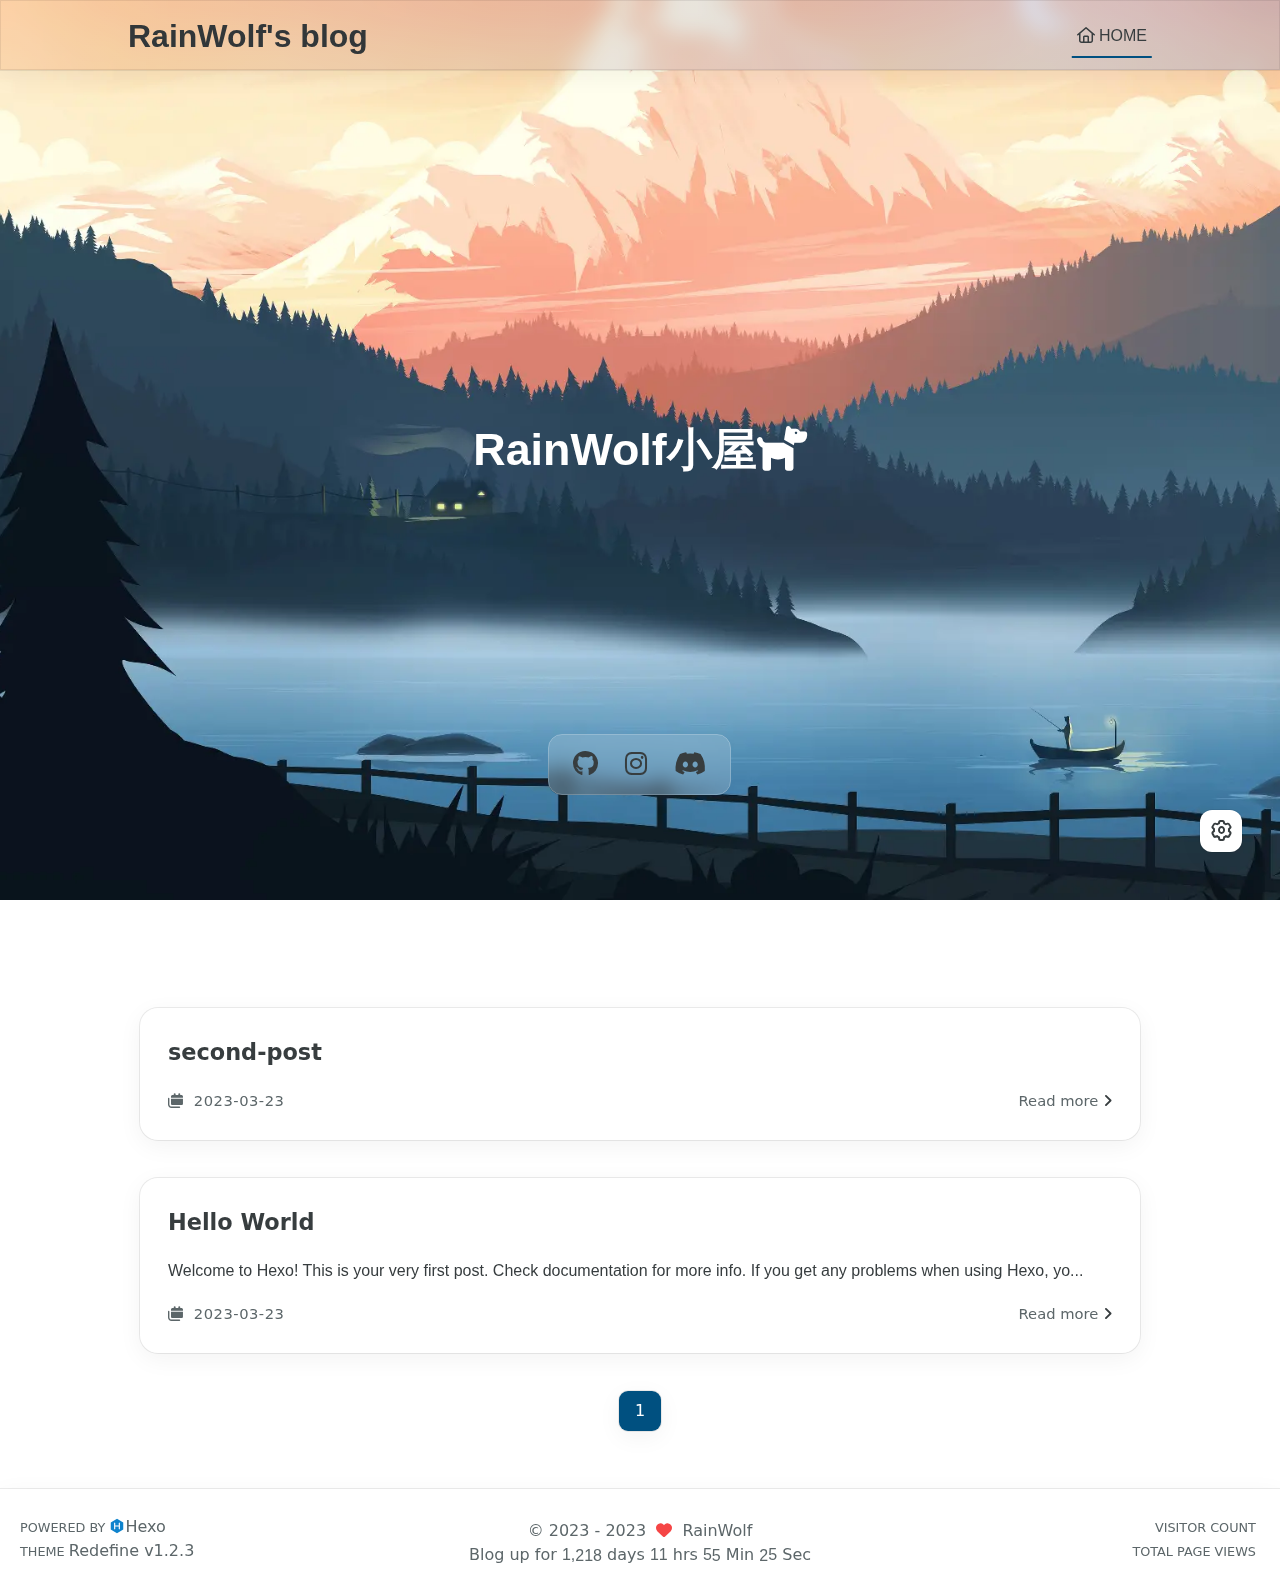
<file: index.html>
<!DOCTYPE html>
<html lang="en">
<head>
    <meta charset="utf-8">
    <meta name="viewport" content="width=device-width, initial-scale=1">
    <meta name="keywords" content="Hexo Theme Redefine">
    <meta name="description" content="Hexo Theme Redefine">
    <meta name="author" content="RainWolf">
    <link rel="apple-touch-icon" sizes="180x180" href="/images/apple-touch-icon-redefine.png">
    <!-- preconnect -->
    <link rel="preconnect" href="https://fonts.googleapis.com">
    <link rel="preconnect" href="https://fonts.gstatic.com" crossorigin>
    <link rel="preconnect" href="https://evan.beee.top" crossorigin>
    
    <!--- Seo Part-->
    
    <link rel="canonical" href="http://example.com/"/>
    <meta name="robots" content="index,follow">
    <meta name="googlebot" content="index,follow">
    <meta name="revisit-after" content="1 days">
    <meta property="og:type" content="article">
    <meta property="og:title" content="Hexo">
    <meta property="og:description" content="Hexo Theme Redefine">
    <meta property="og:url" content="http://example.comindex.html">
    
    <meta property="og:site_name" content="RainWolf&#39;s blog">
    <meta name="twitter:card" content="summary_large_image">
    <meta name="twitter:title" content="Hexo">
    <meta name="twitter:description" content="Hexo Theme Redefine">
    <meta name="twitter:image" content="/images/redefine-favicon.svg">
    <!--- Icon Part-->
    <link rel="icon" type="image/png" href="/images/redefine-favicon.svg" sizes="192x192">
    <link rel="apple-touch-icon" sizes="180x180" href="/images/redefine-favicon.svg">
    <meta name="theme-color" content="#005080">
    <link rel="shortcut icon" href="/images/redefine-favicon.svg">
    <!--- Page Info-->
    
    <title>
        
        RainWolf&#39;s blog
    </title>
    
<link rel="stylesheet" href="/css/style.css">

    
<link rel="stylesheet" href="/assets/fonts.css">

    <!--- Font Part-->
    
    
    
    

    <!--- Inject Part-->
    
    <script id="hexo-configurations">
    let REDEFINE = window.REDEFINE || {};
    REDEFINE.hexo_config = {"hostname":"example.com","root":"/","language":"en"};
    REDEFINE.theme_config = {"toc":{"enable":true,"number":false,"expand_all":true,"init_open":true},"style":{"primary_color":"#005080","avatar":"/images/redefine-avatar.svg","favicon":"/images/redefine-favicon.svg","og_image":{"enable":false,"image_url":null},"article_img_align":"center","right_side_width":"210px","content_max_width":"1000px","nav_color":{"left":"#f78736","right":"#367df7","transparency":35},"hover":{"shadow":true,"scale":false},"first_screen":{"enable":true,"background_image":{"light":"/images/wallhaven-wqery6-light.webp","dark":"/images/wallhaven-wqery6-dark.webp"},"title_color":{"light":"#fff","dark":"#d1d1b6"},"font_sizes":{"title":"2.8rem","subtitle":"1.5rem"},"line_height":1.2,"title":"RainWolf小屋<i class=\"fa-light fa-dog\"></i>","subtitle":{"enable":false,"list":[]},"custom_font":{"enable":false,"font_family":null,"font_url":null}},"scroll":{"progress_bar":{"enable":true},"percent":{"enable":true}}},"local_search":{"enable":false,"preload":true},"code_block":{"copy":true,"style":"mac","custom_font":{"enable":false,"font_family":null,"font_url":null}},"pjax":{"enable":true},"lazyload":{"enable":true},"version":"1.2.3","friend_links":{"columns":2},"home_article":{"date_format":"auto","category":{"enable":true,"limit":3},"tag":{"enable":true,"limit":3}},"plugins":{"aplayer":{"enable":false,"audio":[{"name":null,"artist":null,"url":null,"cover":null},{"name":null,"artist":null,"url":null,"cover":null}]},"mermaid":{"enable":false,"version":"9.3.0"}}};
    REDEFINE.language_ago = {"second":"%s seconds ago","minute":"%s minutes ago","hour":"%s hours ago","day":"%s days ago","week":"%s weeks ago","month":"%s months ago","year":"%s years ago"};
  </script>
    
    <!--- Fontawesome Part-->
    
<link rel="stylesheet" href="/fontawesome/fontawesome.min.css">

    
<link rel="stylesheet" href="/fontawesome/brands.min.css">

    
<link rel="stylesheet" href="/fontawesome/solid.min.css">

    
<link rel="stylesheet" href="/fontawesome/regular.min.css">

    
    
    
    
<meta name="generator" content="Hexo 6.3.0"></head>


<body>
<div class="progress-bar-container">
    
        <span class="scroll-progress-bar"></span>
    

    
        <span class="pjax-progress-bar"></span>
        <span class="pjax-progress-icon">
            <i class="fa-solid fa-circle-notch fa-spin"></i>
        </span>
    
</div>


<main class="page-container">

    
        <div class="first-screen-container flex-center">
    <div class="content flex-center">
        <div class="description fade-in-down-animation" >
          RainWolf小屋<i class="fa-light fa-dog"></i> 
          
        </div>
        
            <div class="social-contacts fade-in-down-animation">
                
                    
                        
                            <span class="social-contact-item github">
                                <a target="_blank" href="https://github.com/RainWolf0603/">
                                    <i class="fa-brands fa-github"></i>
                                </a>
                            </span>
                        
                    
                
                    
                        
                            <span class="social-contact-item instagram">
                                <a target="_blank" href="https://www.instagram.com/rainwolf0603/">
                                    <i class="fa-brands fa-instagram"></i>
                                </a>
                            </span>
                        
                    
                
                    
                        
                            <span class="social-contact-item discord">
                                <a target="_blank" href="https://discord.com/users/368676767160074241">
                                    <i class="fa-brands fa-discord"></i>
                                </a>
                            </span>
                        
                    
                
                    
                
                    
                
            </div>
        
    </div>
</div>

    

    <div class="page-main-content">

        <div class="page-main-content-top">
            <header class="menu-wrapper">
    
    <div class="menu-content has-first-screen">
        <div class="left">
            
            <a class="logo-title" href="/">
                <h1>
                RainWolf&#39;s blog
                </h1>
            </a>
        </div>

        <div class="right">
            <!-- PC -->
            <div class="pc">
                <ul class="menu-list">
                    
                        
                            <li class="menu-item">
                                <!-- Menu -->
                                <a class="active" 
                                    href="/"  >
                                    
                                        
                                            <i class="fa-regular fa-house"></i>
                                        
                                        HOME
                                    
                                </a>
                                <!-- Submenu -->
                                
                            </li>
                    
                    
                </ul>
            </div>
            <!-- Mobile -->
            <div class="mobile">
                
                <div class="icon-item menu-bar">
                    <div class="menu-bar-middle"></div>
                </div>
            </div>
        </div>
    </div>

    <!-- Mobile drawer -->
    <div class="menu-drawer">
        <ul class="drawer-menu-list">
            
                
                    <li class="drawer-menu-item flex-center">
                        <a class="active" 
                        href="/"  >
                             
                                
                                    <i class="fa-regular fa-house"></i>
                                
                                HOME
                            
                        </a>
                    </li>
                    <!-- Submenu -->
                    
            

        </ul>
    </div>

    <div class="window-mask"></div>

</header>


        </div>

        <div class="page-main-content-middle">

            <div class="main-content">

                
                    <div class="home-content-container fade-in-down-animation">
    <ul class="home-article-list">
        
            <li class="home-article-item">

                

                

                <h3 class="home-article-title">
                    <a href="/2023/03/23/second-post/">
                        second-post
                    </a>
                </h3>

                <div class="home-article-content markdown-body">
                    
                        
                    
                </div>

                <div class="home-article-meta-info-container">
    <div class="home-article-meta-info">
        <span><i class="fa-solid fa-calendars"></i>&nbsp;
            <span class="home-article-date" data-date="Thu Mar 23 2023 22:39:23 GMT+0800">
                
                    2023-03-23
                
            </span>
        </span>
        
        
    </div>

    <a href="/2023/03/23/second-post/">Read more<span class="seo-reader-text">second-post</span>&nbsp;<i class="fa-solid fa-angle-right"></i></a>
</div>

            </li>
        
            <li class="home-article-item">

                

                

                <h3 class="home-article-title">
                    <a href="/2023/03/23/hello-world/">
                        Hello World
                    </a>
                </h3>

                <div class="home-article-content markdown-body">
                    
                        Welcome to Hexo! This is your very first post. Check documentation for more info. If you get any problems when using Hexo, yo...
                    
                </div>

                <div class="home-article-meta-info-container">
    <div class="home-article-meta-info">
        <span><i class="fa-solid fa-calendars"></i>&nbsp;
            <span class="home-article-date" data-date="Thu Mar 23 2023 22:38:13 GMT+0800">
                
                    2023-03-23
                
            </span>
        </span>
        
        
    </div>

    <a href="/2023/03/23/hello-world/">Read more<span class="seo-reader-text">Hello World</span>&nbsp;<i class="fa-solid fa-angle-right"></i></a>
</div>

            </li>
        
    </ul>

    <div class="home-paginator">
        <div class="paginator">
    <span class="page-number current">1</span>
</div>

    </div>
</div>


                

            </div>



        </div>

        <div class="page-main-content-bottom">
            <footer class="footer">
    <div class="info-container">
        <div class="copyright-info">
            &copy;
            
              <span>2023</span>
              -
            
            2023&nbsp;&nbsp;<i class="fa-solid fa-heart fa-beat" style="--fa-animation-duration: 0.5s; color: #f54545"></i>&nbsp;&nbsp;<a href="/">RainWolf</a>
        </div>
        
            <script async data-pjax src="//busuanzi.ibruce.info/busuanzi/2.3/busuanzi.pure.mini.js"></script>
            <div class="website-count info-item">
                
                    <span id="busuanzi_container_site_uv" class="busuanzi_container_site_uv">
                        VISITOR COUNT&nbsp;<span id="busuanzi_value_site_uv" class="busuanzi_value_site_uv"></span>
                    </span>
                
                
                    <span id="busuanzi_container_site_pv" class="busuanzi_container_site_pv">
                        TOTAL PAGE VIEWS&nbsp;<span id="busuanzi_value_site_pv" class="busuanzi_value_site_pv"></span>
                    </span>
                
            </div>
        
        <div class="theme-info info-item">
            <span class="powered-by-container">POWERED BY <?xml version="1.0" encoding="utf-8"?><!DOCTYPE svg PUBLIC "-//W3C//DTD SVG 1.1//EN" "http://www.w3.org/Graphics/SVG/1.1/DTD/svg11.dtd"><svg version="1.1" id="圖層_1" xmlns="http://www.w3.org/2000/svg" xmlns:xlink="http://www.w3.org/1999/xlink" x="0px" y="0px" width="1rem" height="1rem" viewBox="0 0 512 512" enable-background="new 0 0 512 512" xml:space="preserve"><path fill="#0E83CD" d="M256.4,25.8l-200,115.5L56,371.5l199.6,114.7l200-115.5l0.4-230.2L256.4,25.8z M349,354.6l-18.4,10.7l-18.6-11V275H200v79.6l-18.4,10.7l-18.6-11v-197l18.5-10.6l18.5,10.8V237h112v-79.6l18.5-10.6l18.5,10.8V354.6z"/></svg><a target="_blank" href="https://hexo.io">Hexo</a></span>
                <br> 
            <span class="theme-version-container">THEME&nbsp;<a class="theme-version" target="_blank" href="https://github.com/EvanNotFound/hexo-theme-redefine">Redefine v1.2.3</a>
        </div>
        
        
        
            <div id="start_time_div" style="display:none">
                2023/3/24 00:00:00
            </div>
            <div>
                Blog up for <span class="odometer" id="runtime_days" ></span> days <span class="odometer" id="runtime_hours"></span> hrs <span class="odometer" id="runtime_minutes"></span> Min <span class="odometer" id="runtime_seconds"></span> Sec
            </div>
        
        
        
            <script async data-pjax>
                try {
                    function odometer_init() {
                    const elements = document.querySelectorAll('.odometer');
                    elements.forEach(el => {
                        new Odometer({
                            el,
                            format: '( ddd).dd',
                            duration: 200
                        });
                    });
                    }
                    odometer_init();
                } catch (error) {}
            </script>
        
        
        
    </div>  
</footer>
        </div>
    </div>

    

    <div class="right-bottom-side-tools">
        <div class="side-tools-container">
    <ul class="unfolded-tools-list">
        <li class="right-bottom-tools tool-font-adjust-plus flex-center">
            <i class="fa-regular fa-magnifying-glass-plus"></i>
        </li>

        <li class="right-bottom-tools tool-font-adjust-minus flex-center">
            <i class="fa-regular fa-magnifying-glass-minus"></i>
        </li>

        <li class="right-bottom-tools tool-expand-width flex-center">
            <i class="fa-regular fa-expand"></i>
        </li>

        <li class="right-bottom-tools tool-dark-light-toggle flex-center">
            <i class="fa-regular fa-moon"></i>
        </li>

        <!-- rss -->
        

        

        <li class="right-bottom-tools tool-scroll-to-bottom flex-center">
            <i class="fa-regular fa-arrow-down"></i>
        </li>
    </ul>

    <ul class="folded-tools-list">
        <li class="right-bottom-tools tool-toggle-show flex-center">
            <i class="fa-regular fa-cog fa-spin"></i>
        </li>
        
            <li class="right-bottom-tools tool-scroll-to-top flex-center">
                <i class="arrow-up fas fa-arrow-up"></i>
                <span class="percent"></span>
            </li>
        
    </ul>
</div>

    </div>

    <div class="image-viewer-container">
    <img src="">
</div>


    


</main>





<script src="/js/utils.js"></script>

<script src="/js/main.js"></script>

<script src="/js/layouts/menu-shrink.js"></script>

<script src="/js/tools/go-top-bottom.js"></script>

<script src="/js/tools/dark-light-toggle.js"></script>





    
<script src="/js/tools/code-block.js"></script>




    
<script src="/js/layouts/lazyload.js"></script>




    
<script src="/js/tools/runtime.js"></script>

    
<script src="/js/layouts/odometer.min.js"></script>

    
<link rel="stylesheet" href="/assets/odometer-theme-minimal.css">









<div class="post-scripts pjax">
    
</div>


    
<script src="/js/libs/pjax.min.js"></script>

<script>
    window.addEventListener('DOMContentLoaded', () => {
        window.pjax = new Pjax({
            selectors: [
                'head title',
                '.page-container',
                '.pjax'
            ],
            history: true,
            debug: false,
            cacheBust: false,
            timeout: 0,
            analytics: false,
            currentUrlFullReload: false,
            scrollRestoration: false,
            // scrollTo: true,
        });

        document.addEventListener('pjax:send', () => {
            REDEFINE.utils.pjaxProgressBarStart();
        });

        document.addEventListener('pjax:complete', () => {
            REDEFINE.utils.pjaxProgressBarEnd();
            window.pjax.executeScripts(document.querySelectorAll('script[data-pjax], .pjax script'));
            REDEFINE.refresh();
        });
    });
</script>




</body>
</html>
</file>
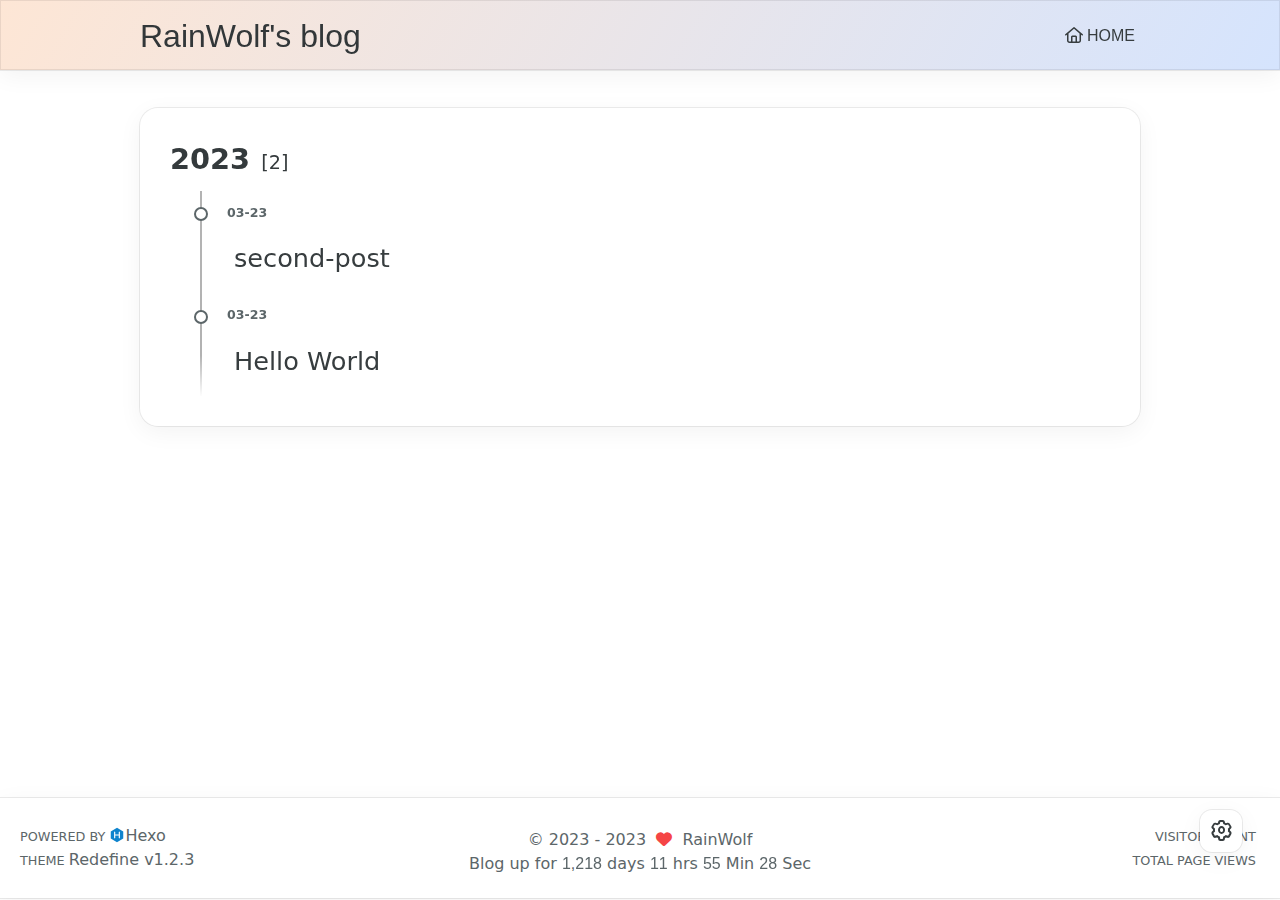
<file: archives/index.html>
<!DOCTYPE html>
<html lang="en">
<head>
    <meta charset="utf-8">
    <meta name="viewport" content="width=device-width, initial-scale=1">
    <meta name="keywords" content="Hexo Theme Redefine">
    <meta name="description" content="Hexo Theme Redefine">
    <meta name="author" content="RainWolf">
    <link rel="apple-touch-icon" sizes="180x180" href="/images/apple-touch-icon-redefine.png">
    <!-- preconnect -->
    <link rel="preconnect" href="https://fonts.googleapis.com">
    <link rel="preconnect" href="https://fonts.gstatic.com" crossorigin>
    <link rel="preconnect" href="https://evan.beee.top" crossorigin>
    
    <!--- Seo Part-->
    
    <link rel="canonical" href="http://example.com/archives/"/>
    <meta name="robots" content="index,follow">
    <meta name="googlebot" content="index,follow">
    <meta name="revisit-after" content="1 days">
    <meta property="og:type" content="article">
    <meta property="og:title" content="Hexo">
    <meta property="og:description" content="Hexo Theme Redefine">
    <meta property="og:url" content="http://example.comarchives/index.html">
    
    <meta property="og:site_name" content="RainWolf&#39;s blog">
    <meta name="twitter:card" content="summary_large_image">
    <meta name="twitter:title" content="Hexo">
    <meta name="twitter:description" content="Hexo Theme Redefine">
    <meta name="twitter:image" content="/images/redefine-favicon.svg">
    <!--- Icon Part-->
    <link rel="icon" type="image/png" href="/images/redefine-favicon.svg" sizes="192x192">
    <link rel="apple-touch-icon" sizes="180x180" href="/images/redefine-favicon.svg">
    <meta name="theme-color" content="#005080">
    <link rel="shortcut icon" href="/images/redefine-favicon.svg">
    <!--- Page Info-->
    
    <title>
        
            Archive -
        
        RainWolf&#39;s blog
    </title>
    
<link rel="stylesheet" href="/css/style.css">

    
<link rel="stylesheet" href="/assets/fonts.css">

    <!--- Font Part-->
    
    
    
    

    <!--- Inject Part-->
    
    <script id="hexo-configurations">
    let REDEFINE = window.REDEFINE || {};
    REDEFINE.hexo_config = {"hostname":"example.com","root":"/","language":"en"};
    REDEFINE.theme_config = {"toc":{"enable":true,"number":false,"expand_all":true,"init_open":true},"style":{"primary_color":"#005080","avatar":"/images/redefine-avatar.svg","favicon":"/images/redefine-favicon.svg","og_image":{"enable":false,"image_url":null},"article_img_align":"center","right_side_width":"210px","content_max_width":"1000px","nav_color":{"left":"#f78736","right":"#367df7","transparency":35},"hover":{"shadow":true,"scale":false},"first_screen":{"enable":true,"background_image":{"light":"/images/wallhaven-wqery6-light.webp","dark":"/images/wallhaven-wqery6-dark.webp"},"title_color":{"light":"#fff","dark":"#d1d1b6"},"font_sizes":{"title":"2.8rem","subtitle":"1.5rem"},"line_height":1.2,"title":"RainWolf小屋<i class=\"fa-light fa-dog\"></i>","subtitle":{"enable":false,"list":[]},"custom_font":{"enable":false,"font_family":null,"font_url":null}},"scroll":{"progress_bar":{"enable":true},"percent":{"enable":true}}},"local_search":{"enable":false,"preload":true},"code_block":{"copy":true,"style":"mac","custom_font":{"enable":false,"font_family":null,"font_url":null}},"pjax":{"enable":true},"lazyload":{"enable":true},"version":"1.2.3","friend_links":{"columns":2},"home_article":{"date_format":"auto","category":{"enable":true,"limit":3},"tag":{"enable":true,"limit":3}},"plugins":{"aplayer":{"enable":false,"audio":[{"name":null,"artist":null,"url":null,"cover":null},{"name":null,"artist":null,"url":null,"cover":null}]},"mermaid":{"enable":false,"version":"9.3.0"}}};
    REDEFINE.language_ago = {"second":"%s seconds ago","minute":"%s minutes ago","hour":"%s hours ago","day":"%s days ago","week":"%s weeks ago","month":"%s months ago","year":"%s years ago"};
  </script>
    
    <!--- Fontawesome Part-->
    
<link rel="stylesheet" href="/fontawesome/fontawesome.min.css">

    
<link rel="stylesheet" href="/fontawesome/brands.min.css">

    
<link rel="stylesheet" href="/fontawesome/solid.min.css">

    
<link rel="stylesheet" href="/fontawesome/regular.min.css">

    
    
    
    
<meta name="generator" content="Hexo 6.3.0"></head>


<body>
<div class="progress-bar-container">
    
        <span class="scroll-progress-bar"></span>
    

    
        <span class="pjax-progress-bar"></span>
        <span class="pjax-progress-icon">
            <i class="fa-solid fa-circle-notch fa-spin"></i>
        </span>
    
</div>


<main class="page-container">

    

    <div class="page-main-content">

        <div class="page-main-content-top">
            <header class="menu-wrapper">
    
    <div class="menu-content">
        <div class="left">
            
            <a class="logo-title" href="/">
                
                RainWolf&#39;s blog
                
            </a>
        </div>

        <div class="right">
            <!-- PC -->
            <div class="pc">
                <ul class="menu-list">
                    
                        
                            <li class="menu-item">
                                <!-- Menu -->
                                <a class="" 
                                    href="/"  >
                                    
                                        
                                            <i class="fa-regular fa-house"></i>
                                        
                                        HOME
                                    
                                </a>
                                <!-- Submenu -->
                                
                            </li>
                    
                    
                </ul>
            </div>
            <!-- Mobile -->
            <div class="mobile">
                
                <div class="icon-item menu-bar">
                    <div class="menu-bar-middle"></div>
                </div>
            </div>
        </div>
    </div>

    <!-- Mobile drawer -->
    <div class="menu-drawer">
        <ul class="drawer-menu-list">
            
                
                    <li class="drawer-menu-item flex-center">
                        <a class="" 
                        href="/"  >
                             
                                
                                    <i class="fa-regular fa-house"></i>
                                
                                HOME
                            
                        </a>
                    </li>
                    <!-- Submenu -->
                    
            

        </ul>
    </div>

    <div class="window-mask"></div>

</header>


        </div>

        <div class="page-main-content-middle">

            <div class="main-content">

                
                    <div class="fade-in-down-animation">
    <div class="archive-container ">
        
<div class="archive-list-container">
    
        <section class="archive-item">
            <div class="archive-item-header">
                <span class="archive-year">2023</span>
                <span class="archive-year-post-count">[2]</span>
            </div>
            <ul class="article-list">
              
              <li class="article-item" date-is='03-23'>
                <a href="/2023/03/23/second-post/">
                  <span class="article-title">second-post</span>
                </a>
              </li>
              
              <li class="article-item" date-is='03-23'>
                <a href="/2023/03/23/hello-world/">
                  <span class="article-title">Hello World</span>
                </a>
              </li>
              
            </ul>
        </section>
    
</div>

    </div>
</div>

                

            </div>



        </div>

        <div class="page-main-content-bottom">
            <footer class="footer">
    <div class="info-container">
        <div class="copyright-info">
            &copy;
            
              <span>2023</span>
              -
            
            2023&nbsp;&nbsp;<i class="fa-solid fa-heart fa-beat" style="--fa-animation-duration: 0.5s; color: #f54545"></i>&nbsp;&nbsp;<a href="/">RainWolf</a>
        </div>
        
            <script async data-pjax src="//busuanzi.ibruce.info/busuanzi/2.3/busuanzi.pure.mini.js"></script>
            <div class="website-count info-item">
                
                    <span id="busuanzi_container_site_uv" class="busuanzi_container_site_uv">
                        VISITOR COUNT&nbsp;<span id="busuanzi_value_site_uv" class="busuanzi_value_site_uv"></span>
                    </span>
                
                
                    <span id="busuanzi_container_site_pv" class="busuanzi_container_site_pv">
                        TOTAL PAGE VIEWS&nbsp;<span id="busuanzi_value_site_pv" class="busuanzi_value_site_pv"></span>
                    </span>
                
            </div>
        
        <div class="theme-info info-item">
            <span class="powered-by-container">POWERED BY <?xml version="1.0" encoding="utf-8"?><!DOCTYPE svg PUBLIC "-//W3C//DTD SVG 1.1//EN" "http://www.w3.org/Graphics/SVG/1.1/DTD/svg11.dtd"><svg version="1.1" id="圖層_1" xmlns="http://www.w3.org/2000/svg" xmlns:xlink="http://www.w3.org/1999/xlink" x="0px" y="0px" width="1rem" height="1rem" viewBox="0 0 512 512" enable-background="new 0 0 512 512" xml:space="preserve"><path fill="#0E83CD" d="M256.4,25.8l-200,115.5L56,371.5l199.6,114.7l200-115.5l0.4-230.2L256.4,25.8z M349,354.6l-18.4,10.7l-18.6-11V275H200v79.6l-18.4,10.7l-18.6-11v-197l18.5-10.6l18.5,10.8V237h112v-79.6l18.5-10.6l18.5,10.8V354.6z"/></svg><a target="_blank" href="https://hexo.io">Hexo</a></span>
                <br> 
            <span class="theme-version-container">THEME&nbsp;<a class="theme-version" target="_blank" href="https://github.com/EvanNotFound/hexo-theme-redefine">Redefine v1.2.3</a>
        </div>
        
        
        
            <div id="start_time_div" style="display:none">
                2023/3/24 00:00:00
            </div>
            <div>
                Blog up for <span class="odometer" id="runtime_days" ></span> days <span class="odometer" id="runtime_hours"></span> hrs <span class="odometer" id="runtime_minutes"></span> Min <span class="odometer" id="runtime_seconds"></span> Sec
            </div>
        
        
        
            <script async data-pjax>
                try {
                    function odometer_init() {
                    const elements = document.querySelectorAll('.odometer');
                    elements.forEach(el => {
                        new Odometer({
                            el,
                            format: '( ddd).dd',
                            duration: 200
                        });
                    });
                    }
                    odometer_init();
                } catch (error) {}
            </script>
        
        
        
    </div>  
</footer>
        </div>
    </div>

    

    <div class="right-bottom-side-tools">
        <div class="side-tools-container">
    <ul class="unfolded-tools-list">
        <li class="right-bottom-tools tool-font-adjust-plus flex-center">
            <i class="fa-regular fa-magnifying-glass-plus"></i>
        </li>

        <li class="right-bottom-tools tool-font-adjust-minus flex-center">
            <i class="fa-regular fa-magnifying-glass-minus"></i>
        </li>

        <li class="right-bottom-tools tool-expand-width flex-center">
            <i class="fa-regular fa-expand"></i>
        </li>

        <li class="right-bottom-tools tool-dark-light-toggle flex-center">
            <i class="fa-regular fa-moon"></i>
        </li>

        <!-- rss -->
        

        

        <li class="right-bottom-tools tool-scroll-to-bottom flex-center">
            <i class="fa-regular fa-arrow-down"></i>
        </li>
    </ul>

    <ul class="folded-tools-list">
        <li class="right-bottom-tools tool-toggle-show flex-center">
            <i class="fa-regular fa-cog fa-spin"></i>
        </li>
        
            <li class="right-bottom-tools tool-scroll-to-top flex-center">
                <i class="arrow-up fas fa-arrow-up"></i>
                <span class="percent"></span>
            </li>
        
    </ul>
</div>

    </div>

    <div class="image-viewer-container">
    <img src="">
</div>


    


</main>




<script src="/js/utils.js"></script>

<script src="/js/main.js"></script>

<script src="/js/layouts/menu-shrink.js"></script>

<script src="/js/tools/go-top-bottom.js"></script>

<script src="/js/tools/dark-light-toggle.js"></script>





    
<script src="/js/tools/code-block.js"></script>




    
<script src="/js/layouts/lazyload.js"></script>




    
<script src="/js/tools/runtime.js"></script>

    
<script src="/js/layouts/odometer.min.js"></script>

    
<link rel="stylesheet" href="/assets/odometer-theme-minimal.css">









<div class="post-scripts pjax">
    
</div>


    
<script src="/js/libs/pjax.min.js"></script>

<script>
    window.addEventListener('DOMContentLoaded', () => {
        window.pjax = new Pjax({
            selectors: [
                'head title',
                '.page-container',
                '.pjax'
            ],
            history: true,
            debug: false,
            cacheBust: false,
            timeout: 0,
            analytics: false,
            currentUrlFullReload: false,
            scrollRestoration: false,
            // scrollTo: true,
        });

        document.addEventListener('pjax:send', () => {
            REDEFINE.utils.pjaxProgressBarStart();
        });

        document.addEventListener('pjax:complete', () => {
            REDEFINE.utils.pjaxProgressBarEnd();
            window.pjax.executeScripts(document.querySelectorAll('script[data-pjax], .pjax script'));
            REDEFINE.refresh();
        });
    });
</script>




</body>
</html>
</file>
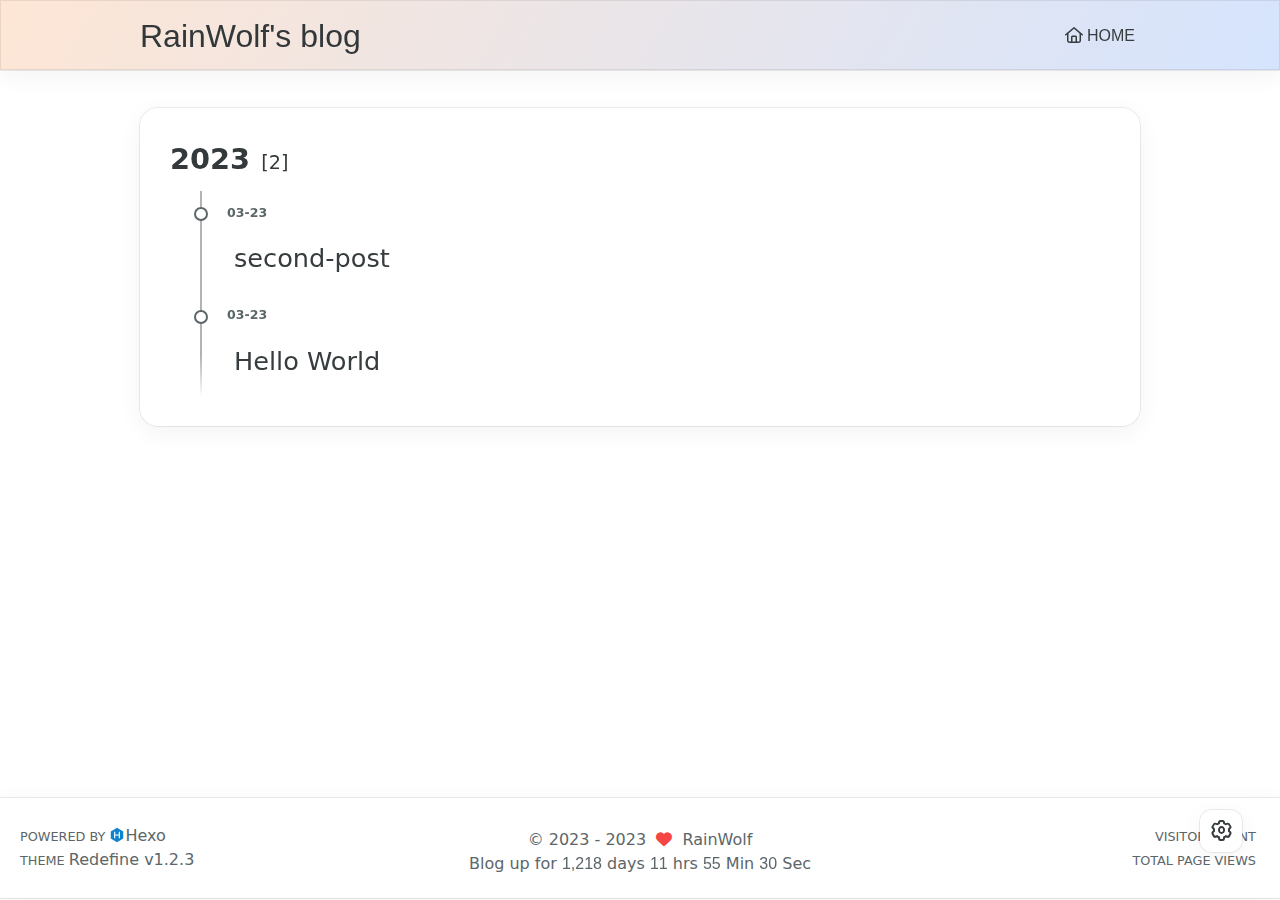
<file: archives/2023/index.html>
<!DOCTYPE html>
<html lang="en">
<head>
    <meta charset="utf-8">
    <meta name="viewport" content="width=device-width, initial-scale=1">
    <meta name="keywords" content="Hexo Theme Redefine">
    <meta name="description" content="Hexo Theme Redefine">
    <meta name="author" content="RainWolf">
    <link rel="apple-touch-icon" sizes="180x180" href="/images/apple-touch-icon-redefine.png">
    <!-- preconnect -->
    <link rel="preconnect" href="https://fonts.googleapis.com">
    <link rel="preconnect" href="https://fonts.gstatic.com" crossorigin>
    <link rel="preconnect" href="https://evan.beee.top" crossorigin>
    
    <!--- Seo Part-->
    
    <link rel="canonical" href="http://example.com/archives/2023/"/>
    <meta name="robots" content="index,follow">
    <meta name="googlebot" content="index,follow">
    <meta name="revisit-after" content="1 days">
    <meta property="og:type" content="article">
    <meta property="og:title" content="Hexo">
    <meta property="og:description" content="Hexo Theme Redefine">
    <meta property="og:url" content="http://example.comarchives/2023/index.html">
    
    <meta property="og:site_name" content="RainWolf&#39;s blog">
    <meta name="twitter:card" content="summary_large_image">
    <meta name="twitter:title" content="Hexo">
    <meta name="twitter:description" content="Hexo Theme Redefine">
    <meta name="twitter:image" content="/images/redefine-favicon.svg">
    <!--- Icon Part-->
    <link rel="icon" type="image/png" href="/images/redefine-favicon.svg" sizes="192x192">
    <link rel="apple-touch-icon" sizes="180x180" href="/images/redefine-favicon.svg">
    <meta name="theme-color" content="#005080">
    <link rel="shortcut icon" href="/images/redefine-favicon.svg">
    <!--- Page Info-->
    
    <title>
        
            Archive: 2023 -
        
        RainWolf&#39;s blog
    </title>
    
<link rel="stylesheet" href="/css/style.css">

    
<link rel="stylesheet" href="/assets/fonts.css">

    <!--- Font Part-->
    
    
    
    

    <!--- Inject Part-->
    
    <script id="hexo-configurations">
    let REDEFINE = window.REDEFINE || {};
    REDEFINE.hexo_config = {"hostname":"example.com","root":"/","language":"en"};
    REDEFINE.theme_config = {"toc":{"enable":true,"number":false,"expand_all":true,"init_open":true},"style":{"primary_color":"#005080","avatar":"/images/redefine-avatar.svg","favicon":"/images/redefine-favicon.svg","og_image":{"enable":false,"image_url":null},"article_img_align":"center","right_side_width":"210px","content_max_width":"1000px","nav_color":{"left":"#f78736","right":"#367df7","transparency":35},"hover":{"shadow":true,"scale":false},"first_screen":{"enable":true,"background_image":{"light":"/images/wallhaven-wqery6-light.webp","dark":"/images/wallhaven-wqery6-dark.webp"},"title_color":{"light":"#fff","dark":"#d1d1b6"},"font_sizes":{"title":"2.8rem","subtitle":"1.5rem"},"line_height":1.2,"title":"RainWolf小屋<i class=\"fa-light fa-dog\"></i>","subtitle":{"enable":false,"list":[]},"custom_font":{"enable":false,"font_family":null,"font_url":null}},"scroll":{"progress_bar":{"enable":true},"percent":{"enable":true}}},"local_search":{"enable":false,"preload":true},"code_block":{"copy":true,"style":"mac","custom_font":{"enable":false,"font_family":null,"font_url":null}},"pjax":{"enable":true},"lazyload":{"enable":true},"version":"1.2.3","friend_links":{"columns":2},"home_article":{"date_format":"auto","category":{"enable":true,"limit":3},"tag":{"enable":true,"limit":3}},"plugins":{"aplayer":{"enable":false,"audio":[{"name":null,"artist":null,"url":null,"cover":null},{"name":null,"artist":null,"url":null,"cover":null}]},"mermaid":{"enable":false,"version":"9.3.0"}}};
    REDEFINE.language_ago = {"second":"%s seconds ago","minute":"%s minutes ago","hour":"%s hours ago","day":"%s days ago","week":"%s weeks ago","month":"%s months ago","year":"%s years ago"};
  </script>
    
    <!--- Fontawesome Part-->
    
<link rel="stylesheet" href="/fontawesome/fontawesome.min.css">

    
<link rel="stylesheet" href="/fontawesome/brands.min.css">

    
<link rel="stylesheet" href="/fontawesome/solid.min.css">

    
<link rel="stylesheet" href="/fontawesome/regular.min.css">

    
    
    
    
<meta name="generator" content="Hexo 6.3.0"></head>


<body>
<div class="progress-bar-container">
    
        <span class="scroll-progress-bar"></span>
    

    
        <span class="pjax-progress-bar"></span>
        <span class="pjax-progress-icon">
            <i class="fa-solid fa-circle-notch fa-spin"></i>
        </span>
    
</div>


<main class="page-container">

    

    <div class="page-main-content">

        <div class="page-main-content-top">
            <header class="menu-wrapper">
    
    <div class="menu-content">
        <div class="left">
            
            <a class="logo-title" href="/">
                
                RainWolf&#39;s blog
                
            </a>
        </div>

        <div class="right">
            <!-- PC -->
            <div class="pc">
                <ul class="menu-list">
                    
                        
                            <li class="menu-item">
                                <!-- Menu -->
                                <a class="" 
                                    href="/"  >
                                    
                                        
                                            <i class="fa-regular fa-house"></i>
                                        
                                        HOME
                                    
                                </a>
                                <!-- Submenu -->
                                
                            </li>
                    
                    
                </ul>
            </div>
            <!-- Mobile -->
            <div class="mobile">
                
                <div class="icon-item menu-bar">
                    <div class="menu-bar-middle"></div>
                </div>
            </div>
        </div>
    </div>

    <!-- Mobile drawer -->
    <div class="menu-drawer">
        <ul class="drawer-menu-list">
            
                
                    <li class="drawer-menu-item flex-center">
                        <a class="" 
                        href="/"  >
                             
                                
                                    <i class="fa-regular fa-house"></i>
                                
                                HOME
                            
                        </a>
                    </li>
                    <!-- Submenu -->
                    
            

        </ul>
    </div>

    <div class="window-mask"></div>

</header>


        </div>

        <div class="page-main-content-middle">

            <div class="main-content">

                
                    <div class="fade-in-down-animation">
    <div class="archive-container ">
        
<div class="archive-list-container">
    
        <section class="archive-item">
            <div class="archive-item-header">
                <span class="archive-year">2023</span>
                <span class="archive-year-post-count">[2]</span>
            </div>
            <ul class="article-list">
              
              <li class="article-item" date-is='03-23'>
                <a href="/2023/03/23/second-post/">
                  <span class="article-title">second-post</span>
                </a>
              </li>
              
              <li class="article-item" date-is='03-23'>
                <a href="/2023/03/23/hello-world/">
                  <span class="article-title">Hello World</span>
                </a>
              </li>
              
            </ul>
        </section>
    
</div>

    </div>
</div>

                

            </div>



        </div>

        <div class="page-main-content-bottom">
            <footer class="footer">
    <div class="info-container">
        <div class="copyright-info">
            &copy;
            
              <span>2023</span>
              -
            
            2023&nbsp;&nbsp;<i class="fa-solid fa-heart fa-beat" style="--fa-animation-duration: 0.5s; color: #f54545"></i>&nbsp;&nbsp;<a href="/">RainWolf</a>
        </div>
        
            <script async data-pjax src="//busuanzi.ibruce.info/busuanzi/2.3/busuanzi.pure.mini.js"></script>
            <div class="website-count info-item">
                
                    <span id="busuanzi_container_site_uv" class="busuanzi_container_site_uv">
                        VISITOR COUNT&nbsp;<span id="busuanzi_value_site_uv" class="busuanzi_value_site_uv"></span>
                    </span>
                
                
                    <span id="busuanzi_container_site_pv" class="busuanzi_container_site_pv">
                        TOTAL PAGE VIEWS&nbsp;<span id="busuanzi_value_site_pv" class="busuanzi_value_site_pv"></span>
                    </span>
                
            </div>
        
        <div class="theme-info info-item">
            <span class="powered-by-container">POWERED BY <?xml version="1.0" encoding="utf-8"?><!DOCTYPE svg PUBLIC "-//W3C//DTD SVG 1.1//EN" "http://www.w3.org/Graphics/SVG/1.1/DTD/svg11.dtd"><svg version="1.1" id="圖層_1" xmlns="http://www.w3.org/2000/svg" xmlns:xlink="http://www.w3.org/1999/xlink" x="0px" y="0px" width="1rem" height="1rem" viewBox="0 0 512 512" enable-background="new 0 0 512 512" xml:space="preserve"><path fill="#0E83CD" d="M256.4,25.8l-200,115.5L56,371.5l199.6,114.7l200-115.5l0.4-230.2L256.4,25.8z M349,354.6l-18.4,10.7l-18.6-11V275H200v79.6l-18.4,10.7l-18.6-11v-197l18.5-10.6l18.5,10.8V237h112v-79.6l18.5-10.6l18.5,10.8V354.6z"/></svg><a target="_blank" href="https://hexo.io">Hexo</a></span>
                <br> 
            <span class="theme-version-container">THEME&nbsp;<a class="theme-version" target="_blank" href="https://github.com/EvanNotFound/hexo-theme-redefine">Redefine v1.2.3</a>
        </div>
        
        
        
            <div id="start_time_div" style="display:none">
                2023/3/24 00:00:00
            </div>
            <div>
                Blog up for <span class="odometer" id="runtime_days" ></span> days <span class="odometer" id="runtime_hours"></span> hrs <span class="odometer" id="runtime_minutes"></span> Min <span class="odometer" id="runtime_seconds"></span> Sec
            </div>
        
        
        
            <script async data-pjax>
                try {
                    function odometer_init() {
                    const elements = document.querySelectorAll('.odometer');
                    elements.forEach(el => {
                        new Odometer({
                            el,
                            format: '( ddd).dd',
                            duration: 200
                        });
                    });
                    }
                    odometer_init();
                } catch (error) {}
            </script>
        
        
        
    </div>  
</footer>
        </div>
    </div>

    

    <div class="right-bottom-side-tools">
        <div class="side-tools-container">
    <ul class="unfolded-tools-list">
        <li class="right-bottom-tools tool-font-adjust-plus flex-center">
            <i class="fa-regular fa-magnifying-glass-plus"></i>
        </li>

        <li class="right-bottom-tools tool-font-adjust-minus flex-center">
            <i class="fa-regular fa-magnifying-glass-minus"></i>
        </li>

        <li class="right-bottom-tools tool-expand-width flex-center">
            <i class="fa-regular fa-expand"></i>
        </li>

        <li class="right-bottom-tools tool-dark-light-toggle flex-center">
            <i class="fa-regular fa-moon"></i>
        </li>

        <!-- rss -->
        

        

        <li class="right-bottom-tools tool-scroll-to-bottom flex-center">
            <i class="fa-regular fa-arrow-down"></i>
        </li>
    </ul>

    <ul class="folded-tools-list">
        <li class="right-bottom-tools tool-toggle-show flex-center">
            <i class="fa-regular fa-cog fa-spin"></i>
        </li>
        
            <li class="right-bottom-tools tool-scroll-to-top flex-center">
                <i class="arrow-up fas fa-arrow-up"></i>
                <span class="percent"></span>
            </li>
        
    </ul>
</div>

    </div>

    <div class="image-viewer-container">
    <img src="">
</div>


    


</main>




<script src="/js/utils.js"></script>

<script src="/js/main.js"></script>

<script src="/js/layouts/menu-shrink.js"></script>

<script src="/js/tools/go-top-bottom.js"></script>

<script src="/js/tools/dark-light-toggle.js"></script>





    
<script src="/js/tools/code-block.js"></script>




    
<script src="/js/layouts/lazyload.js"></script>




    
<script src="/js/tools/runtime.js"></script>

    
<script src="/js/layouts/odometer.min.js"></script>

    
<link rel="stylesheet" href="/assets/odometer-theme-minimal.css">









<div class="post-scripts pjax">
    
</div>


    
<script src="/js/libs/pjax.min.js"></script>

<script>
    window.addEventListener('DOMContentLoaded', () => {
        window.pjax = new Pjax({
            selectors: [
                'head title',
                '.page-container',
                '.pjax'
            ],
            history: true,
            debug: false,
            cacheBust: false,
            timeout: 0,
            analytics: false,
            currentUrlFullReload: false,
            scrollRestoration: false,
            // scrollTo: true,
        });

        document.addEventListener('pjax:send', () => {
            REDEFINE.utils.pjaxProgressBarStart();
        });

        document.addEventListener('pjax:complete', () => {
            REDEFINE.utils.pjaxProgressBarEnd();
            window.pjax.executeScripts(document.querySelectorAll('script[data-pjax], .pjax script'));
            REDEFINE.refresh();
        });
    });
</script>




</body>
</html>
</file>
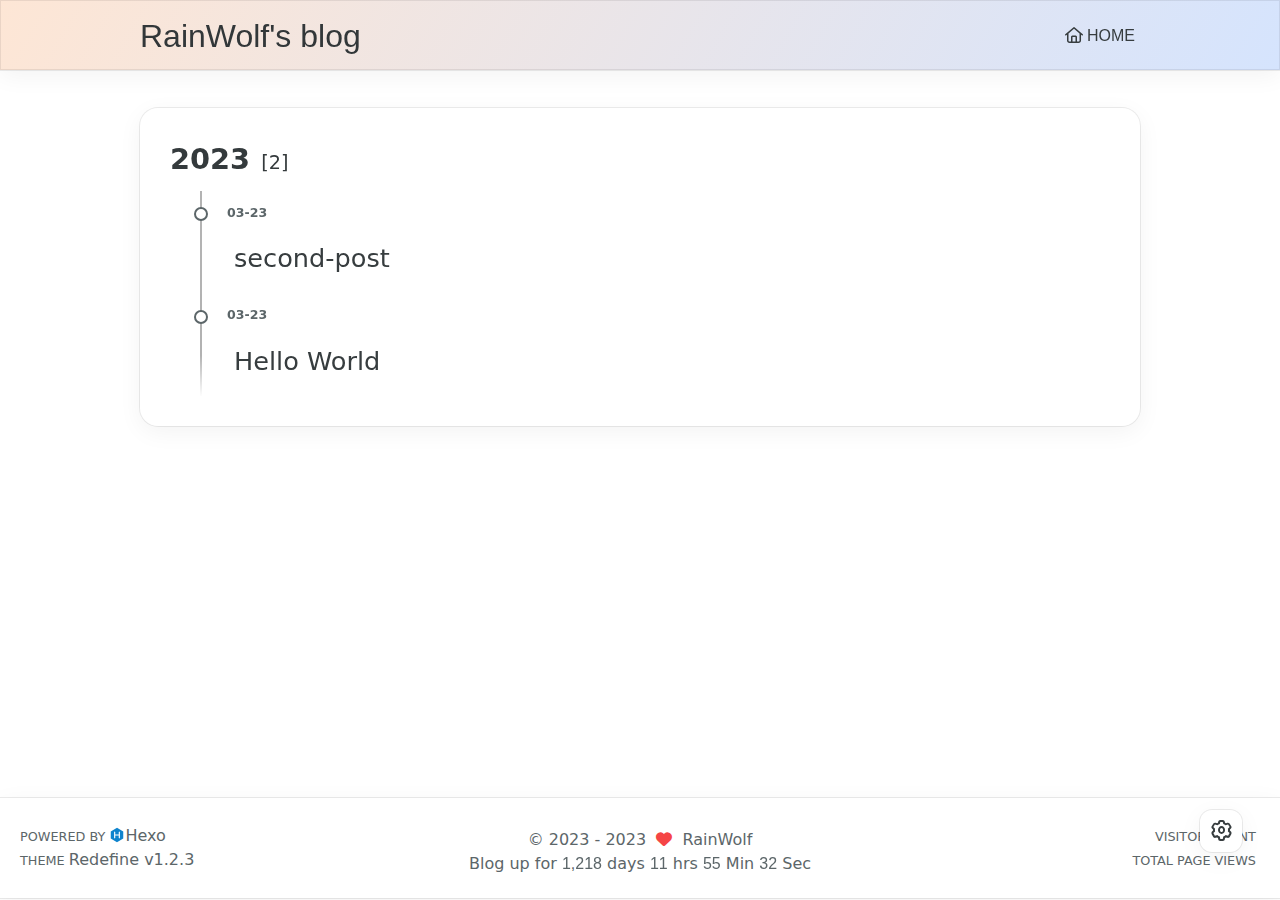
<file: archives/2023/03/index.html>
<!DOCTYPE html>
<html lang="en">
<head>
    <meta charset="utf-8">
    <meta name="viewport" content="width=device-width, initial-scale=1">
    <meta name="keywords" content="Hexo Theme Redefine">
    <meta name="description" content="Hexo Theme Redefine">
    <meta name="author" content="RainWolf">
    <link rel="apple-touch-icon" sizes="180x180" href="/images/apple-touch-icon-redefine.png">
    <!-- preconnect -->
    <link rel="preconnect" href="https://fonts.googleapis.com">
    <link rel="preconnect" href="https://fonts.gstatic.com" crossorigin>
    <link rel="preconnect" href="https://evan.beee.top" crossorigin>
    
    <!--- Seo Part-->
    
    <link rel="canonical" href="http://example.com/archives/2023/03/"/>
    <meta name="robots" content="index,follow">
    <meta name="googlebot" content="index,follow">
    <meta name="revisit-after" content="1 days">
    <meta property="og:type" content="article">
    <meta property="og:title" content="Hexo">
    <meta property="og:description" content="Hexo Theme Redefine">
    <meta property="og:url" content="http://example.comarchives/2023/03/index.html">
    
    <meta property="og:site_name" content="RainWolf&#39;s blog">
    <meta name="twitter:card" content="summary_large_image">
    <meta name="twitter:title" content="Hexo">
    <meta name="twitter:description" content="Hexo Theme Redefine">
    <meta name="twitter:image" content="/images/redefine-favicon.svg">
    <!--- Icon Part-->
    <link rel="icon" type="image/png" href="/images/redefine-favicon.svg" sizes="192x192">
    <link rel="apple-touch-icon" sizes="180x180" href="/images/redefine-favicon.svg">
    <meta name="theme-color" content="#005080">
    <link rel="shortcut icon" href="/images/redefine-favicon.svg">
    <!--- Page Info-->
    
    <title>
        
            Archive: 2023/3 -
        
        RainWolf&#39;s blog
    </title>
    
<link rel="stylesheet" href="/css/style.css">

    
<link rel="stylesheet" href="/assets/fonts.css">

    <!--- Font Part-->
    
    
    
    

    <!--- Inject Part-->
    
    <script id="hexo-configurations">
    let REDEFINE = window.REDEFINE || {};
    REDEFINE.hexo_config = {"hostname":"example.com","root":"/","language":"en"};
    REDEFINE.theme_config = {"toc":{"enable":true,"number":false,"expand_all":true,"init_open":true},"style":{"primary_color":"#005080","avatar":"/images/redefine-avatar.svg","favicon":"/images/redefine-favicon.svg","og_image":{"enable":false,"image_url":null},"article_img_align":"center","right_side_width":"210px","content_max_width":"1000px","nav_color":{"left":"#f78736","right":"#367df7","transparency":35},"hover":{"shadow":true,"scale":false},"first_screen":{"enable":true,"background_image":{"light":"/images/wallhaven-wqery6-light.webp","dark":"/images/wallhaven-wqery6-dark.webp"},"title_color":{"light":"#fff","dark":"#d1d1b6"},"font_sizes":{"title":"2.8rem","subtitle":"1.5rem"},"line_height":1.2,"title":"RainWolf小屋<i class=\"fa-light fa-dog\"></i>","subtitle":{"enable":false,"list":[]},"custom_font":{"enable":false,"font_family":null,"font_url":null}},"scroll":{"progress_bar":{"enable":true},"percent":{"enable":true}}},"local_search":{"enable":false,"preload":true},"code_block":{"copy":true,"style":"mac","custom_font":{"enable":false,"font_family":null,"font_url":null}},"pjax":{"enable":true},"lazyload":{"enable":true},"version":"1.2.3","friend_links":{"columns":2},"home_article":{"date_format":"auto","category":{"enable":true,"limit":3},"tag":{"enable":true,"limit":3}},"plugins":{"aplayer":{"enable":false,"audio":[{"name":null,"artist":null,"url":null,"cover":null},{"name":null,"artist":null,"url":null,"cover":null}]},"mermaid":{"enable":false,"version":"9.3.0"}}};
    REDEFINE.language_ago = {"second":"%s seconds ago","minute":"%s minutes ago","hour":"%s hours ago","day":"%s days ago","week":"%s weeks ago","month":"%s months ago","year":"%s years ago"};
  </script>
    
    <!--- Fontawesome Part-->
    
<link rel="stylesheet" href="/fontawesome/fontawesome.min.css">

    
<link rel="stylesheet" href="/fontawesome/brands.min.css">

    
<link rel="stylesheet" href="/fontawesome/solid.min.css">

    
<link rel="stylesheet" href="/fontawesome/regular.min.css">

    
    
    
    
<meta name="generator" content="Hexo 6.3.0"></head>


<body>
<div class="progress-bar-container">
    
        <span class="scroll-progress-bar"></span>
    

    
        <span class="pjax-progress-bar"></span>
        <span class="pjax-progress-icon">
            <i class="fa-solid fa-circle-notch fa-spin"></i>
        </span>
    
</div>


<main class="page-container">

    

    <div class="page-main-content">

        <div class="page-main-content-top">
            <header class="menu-wrapper">
    
    <div class="menu-content">
        <div class="left">
            
            <a class="logo-title" href="/">
                
                RainWolf&#39;s blog
                
            </a>
        </div>

        <div class="right">
            <!-- PC -->
            <div class="pc">
                <ul class="menu-list">
                    
                        
                            <li class="menu-item">
                                <!-- Menu -->
                                <a class="" 
                                    href="/"  >
                                    
                                        
                                            <i class="fa-regular fa-house"></i>
                                        
                                        HOME
                                    
                                </a>
                                <!-- Submenu -->
                                
                            </li>
                    
                    
                </ul>
            </div>
            <!-- Mobile -->
            <div class="mobile">
                
                <div class="icon-item menu-bar">
                    <div class="menu-bar-middle"></div>
                </div>
            </div>
        </div>
    </div>

    <!-- Mobile drawer -->
    <div class="menu-drawer">
        <ul class="drawer-menu-list">
            
                
                    <li class="drawer-menu-item flex-center">
                        <a class="" 
                        href="/"  >
                             
                                
                                    <i class="fa-regular fa-house"></i>
                                
                                HOME
                            
                        </a>
                    </li>
                    <!-- Submenu -->
                    
            

        </ul>
    </div>

    <div class="window-mask"></div>

</header>


        </div>

        <div class="page-main-content-middle">

            <div class="main-content">

                
                    <div class="fade-in-down-animation">
    <div class="archive-container ">
        
<div class="archive-list-container">
    
        <section class="archive-item">
            <div class="archive-item-header">
                <span class="archive-year">2023</span>
                <span class="archive-year-post-count">[2]</span>
            </div>
            <ul class="article-list">
              
              <li class="article-item" date-is='03-23'>
                <a href="/2023/03/23/second-post/">
                  <span class="article-title">second-post</span>
                </a>
              </li>
              
              <li class="article-item" date-is='03-23'>
                <a href="/2023/03/23/hello-world/">
                  <span class="article-title">Hello World</span>
                </a>
              </li>
              
            </ul>
        </section>
    
</div>

    </div>
</div>

                

            </div>



        </div>

        <div class="page-main-content-bottom">
            <footer class="footer">
    <div class="info-container">
        <div class="copyright-info">
            &copy;
            
              <span>2023</span>
              -
            
            2023&nbsp;&nbsp;<i class="fa-solid fa-heart fa-beat" style="--fa-animation-duration: 0.5s; color: #f54545"></i>&nbsp;&nbsp;<a href="/">RainWolf</a>
        </div>
        
            <script async data-pjax src="//busuanzi.ibruce.info/busuanzi/2.3/busuanzi.pure.mini.js"></script>
            <div class="website-count info-item">
                
                    <span id="busuanzi_container_site_uv" class="busuanzi_container_site_uv">
                        VISITOR COUNT&nbsp;<span id="busuanzi_value_site_uv" class="busuanzi_value_site_uv"></span>
                    </span>
                
                
                    <span id="busuanzi_container_site_pv" class="busuanzi_container_site_pv">
                        TOTAL PAGE VIEWS&nbsp;<span id="busuanzi_value_site_pv" class="busuanzi_value_site_pv"></span>
                    </span>
                
            </div>
        
        <div class="theme-info info-item">
            <span class="powered-by-container">POWERED BY <?xml version="1.0" encoding="utf-8"?><!DOCTYPE svg PUBLIC "-//W3C//DTD SVG 1.1//EN" "http://www.w3.org/Graphics/SVG/1.1/DTD/svg11.dtd"><svg version="1.1" id="圖層_1" xmlns="http://www.w3.org/2000/svg" xmlns:xlink="http://www.w3.org/1999/xlink" x="0px" y="0px" width="1rem" height="1rem" viewBox="0 0 512 512" enable-background="new 0 0 512 512" xml:space="preserve"><path fill="#0E83CD" d="M256.4,25.8l-200,115.5L56,371.5l199.6,114.7l200-115.5l0.4-230.2L256.4,25.8z M349,354.6l-18.4,10.7l-18.6-11V275H200v79.6l-18.4,10.7l-18.6-11v-197l18.5-10.6l18.5,10.8V237h112v-79.6l18.5-10.6l18.5,10.8V354.6z"/></svg><a target="_blank" href="https://hexo.io">Hexo</a></span>
                <br> 
            <span class="theme-version-container">THEME&nbsp;<a class="theme-version" target="_blank" href="https://github.com/EvanNotFound/hexo-theme-redefine">Redefine v1.2.3</a>
        </div>
        
        
        
            <div id="start_time_div" style="display:none">
                2023/3/24 00:00:00
            </div>
            <div>
                Blog up for <span class="odometer" id="runtime_days" ></span> days <span class="odometer" id="runtime_hours"></span> hrs <span class="odometer" id="runtime_minutes"></span> Min <span class="odometer" id="runtime_seconds"></span> Sec
            </div>
        
        
        
            <script async data-pjax>
                try {
                    function odometer_init() {
                    const elements = document.querySelectorAll('.odometer');
                    elements.forEach(el => {
                        new Odometer({
                            el,
                            format: '( ddd).dd',
                            duration: 200
                        });
                    });
                    }
                    odometer_init();
                } catch (error) {}
            </script>
        
        
        
    </div>  
</footer>
        </div>
    </div>

    

    <div class="right-bottom-side-tools">
        <div class="side-tools-container">
    <ul class="unfolded-tools-list">
        <li class="right-bottom-tools tool-font-adjust-plus flex-center">
            <i class="fa-regular fa-magnifying-glass-plus"></i>
        </li>

        <li class="right-bottom-tools tool-font-adjust-minus flex-center">
            <i class="fa-regular fa-magnifying-glass-minus"></i>
        </li>

        <li class="right-bottom-tools tool-expand-width flex-center">
            <i class="fa-regular fa-expand"></i>
        </li>

        <li class="right-bottom-tools tool-dark-light-toggle flex-center">
            <i class="fa-regular fa-moon"></i>
        </li>

        <!-- rss -->
        

        

        <li class="right-bottom-tools tool-scroll-to-bottom flex-center">
            <i class="fa-regular fa-arrow-down"></i>
        </li>
    </ul>

    <ul class="folded-tools-list">
        <li class="right-bottom-tools tool-toggle-show flex-center">
            <i class="fa-regular fa-cog fa-spin"></i>
        </li>
        
            <li class="right-bottom-tools tool-scroll-to-top flex-center">
                <i class="arrow-up fas fa-arrow-up"></i>
                <span class="percent"></span>
            </li>
        
    </ul>
</div>

    </div>

    <div class="image-viewer-container">
    <img src="">
</div>


    


</main>




<script src="/js/utils.js"></script>

<script src="/js/main.js"></script>

<script src="/js/layouts/menu-shrink.js"></script>

<script src="/js/tools/go-top-bottom.js"></script>

<script src="/js/tools/dark-light-toggle.js"></script>





    
<script src="/js/tools/code-block.js"></script>




    
<script src="/js/layouts/lazyload.js"></script>




    
<script src="/js/tools/runtime.js"></script>

    
<script src="/js/layouts/odometer.min.js"></script>

    
<link rel="stylesheet" href="/assets/odometer-theme-minimal.css">









<div class="post-scripts pjax">
    
</div>


    
<script src="/js/libs/pjax.min.js"></script>

<script>
    window.addEventListener('DOMContentLoaded', () => {
        window.pjax = new Pjax({
            selectors: [
                'head title',
                '.page-container',
                '.pjax'
            ],
            history: true,
            debug: false,
            cacheBust: false,
            timeout: 0,
            analytics: false,
            currentUrlFullReload: false,
            scrollRestoration: false,
            // scrollTo: true,
        });

        document.addEventListener('pjax:send', () => {
            REDEFINE.utils.pjaxProgressBarStart();
        });

        document.addEventListener('pjax:complete', () => {
            REDEFINE.utils.pjaxProgressBarEnd();
            window.pjax.executeScripts(document.querySelectorAll('script[data-pjax], .pjax script'));
            REDEFINE.refresh();
        });
    });
</script>




</body>
</html>
</file>
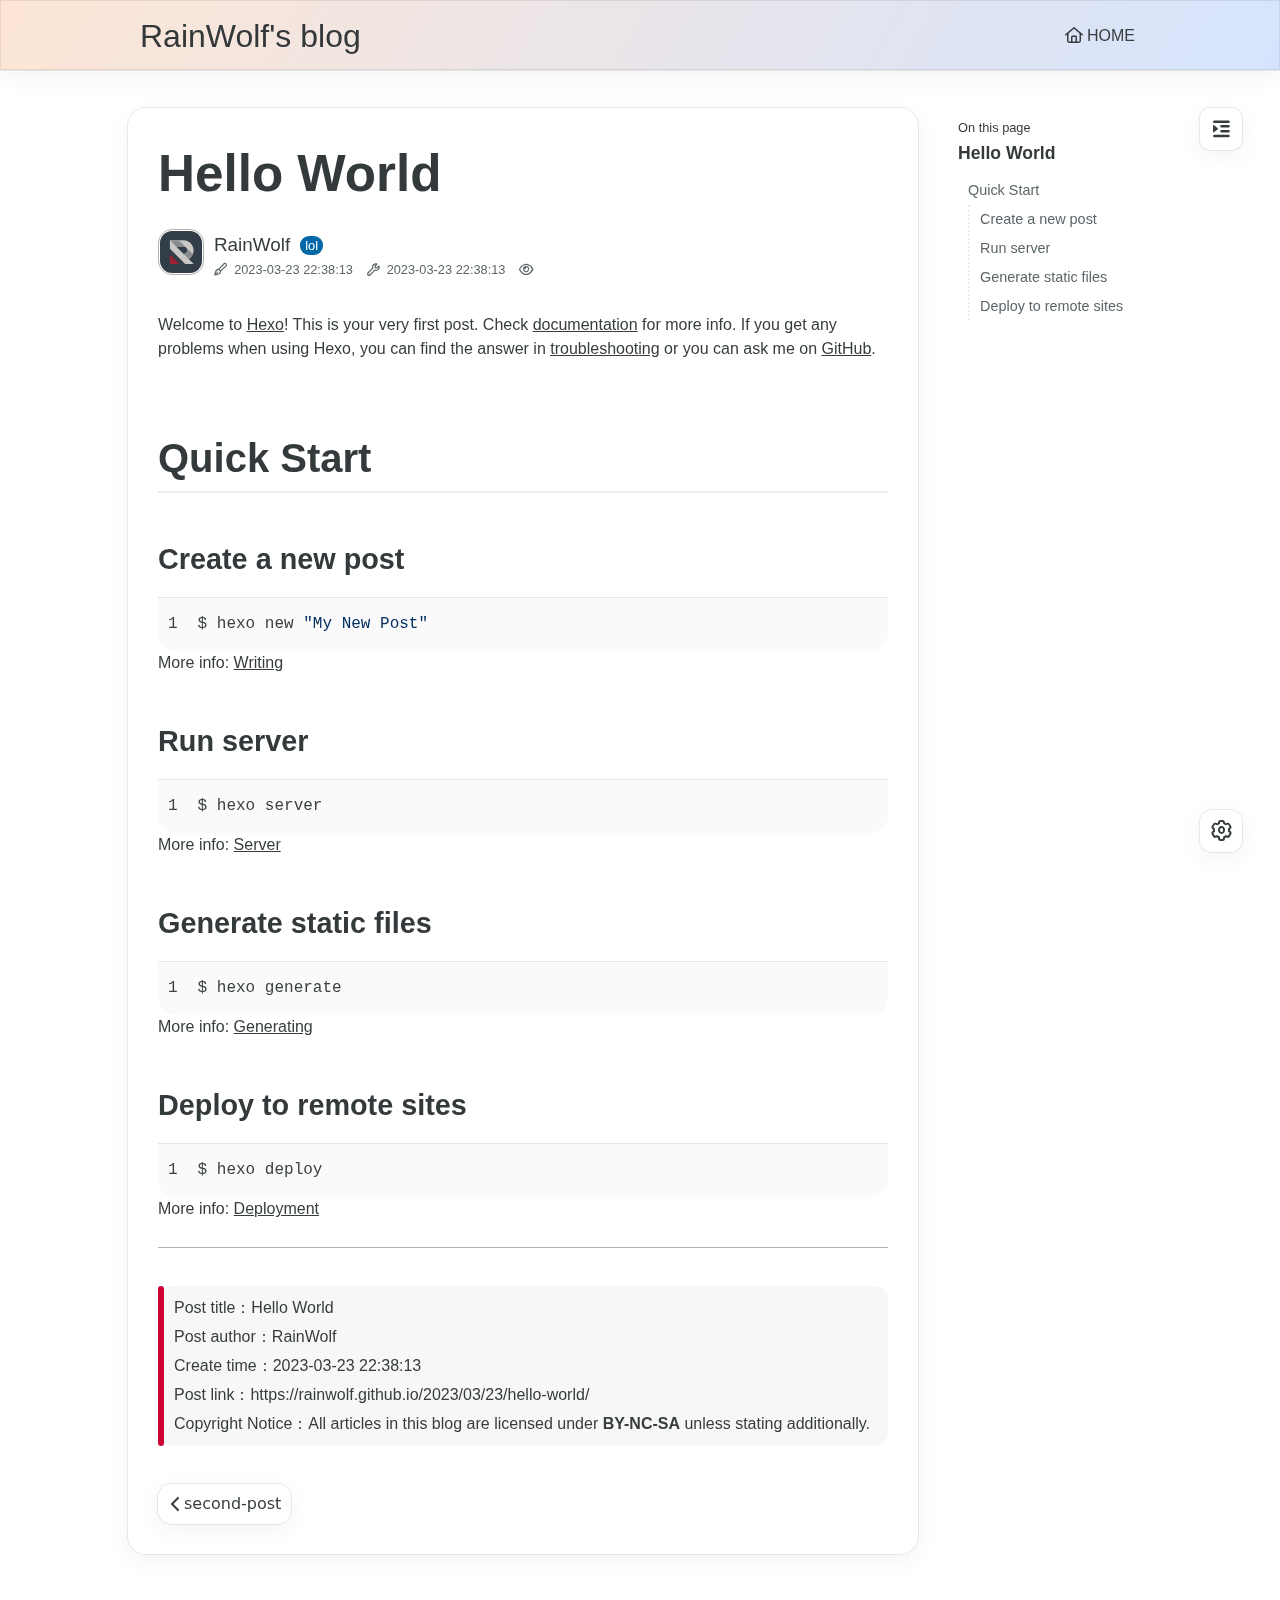
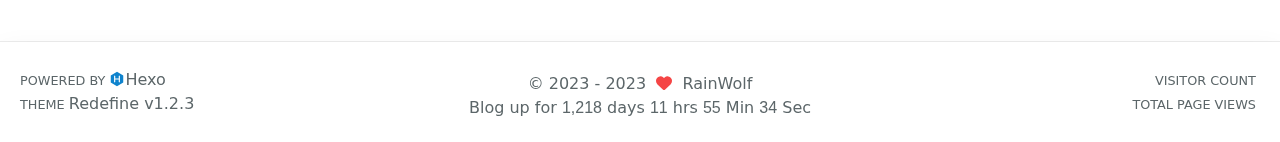
<file: 2023/03/23/hello-world/index.html>
<!DOCTYPE html>
<html lang="en">
<head>
    <meta charset="utf-8">
    <meta name="viewport" content="width=device-width, initial-scale=1">
    <meta name="keywords" content="Hexo Theme Redefine">
    <meta name="description" content="Hexo Theme Redefine">
    <meta name="author" content="RainWolf">
    <link rel="apple-touch-icon" sizes="180x180" href="/images/apple-touch-icon-redefine.png">
    <!-- preconnect -->
    <link rel="preconnect" href="https://fonts.googleapis.com">
    <link rel="preconnect" href="https://fonts.gstatic.com" crossorigin>
    <link rel="preconnect" href="https://evan.beee.top" crossorigin>
    
    <!--- Seo Part-->
    
    <link rel="canonical" href="http://example.com/2023/03/23/hello-world/"/>
    <meta name="robots" content="index,follow">
    <meta name="googlebot" content="index,follow">
    <meta name="revisit-after" content="1 days">
    <meta property="og:type" content="article">
    <meta property="og:title" content="Hello World">
    <meta property="og:description" content="Hexo Theme Redefine">
    <meta property="og:url" content="http://example.com2023/03/23/hello-world/">
    
    <meta property="og:site_name" content="RainWolf&#39;s blog">
    <meta name="twitter:card" content="summary_large_image">
    <meta name="twitter:title" content="Hello World">
    <meta name="twitter:description" content="Hexo Theme Redefine">
    <meta name="twitter:image" content="/images/redefine-favicon.svg">
    <!--- Icon Part-->
    <link rel="icon" type="image/png" href="/images/redefine-favicon.svg" sizes="192x192">
    <link rel="apple-touch-icon" sizes="180x180" href="/images/redefine-favicon.svg">
    <meta name="theme-color" content="#005080">
    <link rel="shortcut icon" href="/images/redefine-favicon.svg">
    <!--- Page Info-->
    
    <title>
        
            Hello World -
        
        RainWolf&#39;s blog
    </title>
    
<link rel="stylesheet" href="/css/style.css">

    
<link rel="stylesheet" href="/assets/fonts.css">

    <!--- Font Part-->
    
    
    
    

    <!--- Inject Part-->
    
    <script id="hexo-configurations">
    let REDEFINE = window.REDEFINE || {};
    REDEFINE.hexo_config = {"hostname":"example.com","root":"/","language":"en"};
    REDEFINE.theme_config = {"toc":{"enable":true,"number":false,"expand_all":true,"init_open":true},"style":{"primary_color":"#005080","avatar":"/images/redefine-avatar.svg","favicon":"/images/redefine-favicon.svg","og_image":{"enable":false,"image_url":null},"article_img_align":"center","right_side_width":"210px","content_max_width":"1000px","nav_color":{"left":"#f78736","right":"#367df7","transparency":35},"hover":{"shadow":true,"scale":false},"first_screen":{"enable":true,"background_image":{"light":"/images/wallhaven-wqery6-light.webp","dark":"/images/wallhaven-wqery6-dark.webp"},"title_color":{"light":"#fff","dark":"#d1d1b6"},"font_sizes":{"title":"2.8rem","subtitle":"1.5rem"},"line_height":1.2,"title":"RainWolf小屋<i class=\"fa-light fa-dog\"></i>","subtitle":{"enable":false,"list":[]},"custom_font":{"enable":false,"font_family":null,"font_url":null}},"scroll":{"progress_bar":{"enable":true},"percent":{"enable":true}}},"local_search":{"enable":false,"preload":true},"code_block":{"copy":true,"style":"mac","custom_font":{"enable":false,"font_family":null,"font_url":null}},"pjax":{"enable":true},"lazyload":{"enable":true},"version":"1.2.3","friend_links":{"columns":2},"home_article":{"date_format":"auto","category":{"enable":true,"limit":3},"tag":{"enable":true,"limit":3}},"plugins":{"aplayer":{"enable":false,"audio":[{"name":null,"artist":null,"url":null,"cover":null},{"name":null,"artist":null,"url":null,"cover":null}]},"mermaid":{"enable":false,"version":"9.3.0"}}};
    REDEFINE.language_ago = {"second":"%s seconds ago","minute":"%s minutes ago","hour":"%s hours ago","day":"%s days ago","week":"%s weeks ago","month":"%s months ago","year":"%s years ago"};
  </script>
    
    <!--- Fontawesome Part-->
    
<link rel="stylesheet" href="/fontawesome/fontawesome.min.css">

    
<link rel="stylesheet" href="/fontawesome/brands.min.css">

    
<link rel="stylesheet" href="/fontawesome/solid.min.css">

    
<link rel="stylesheet" href="/fontawesome/regular.min.css">

    
    
    
    
<meta name="generator" content="Hexo 6.3.0"></head>


<body>
<div class="progress-bar-container">
    
        <span class="scroll-progress-bar"></span>
    

    
        <span class="pjax-progress-bar"></span>
        <span class="pjax-progress-icon">
            <i class="fa-solid fa-circle-notch fa-spin"></i>
        </span>
    
</div>


<main class="page-container">

    

    <div class="page-main-content">

        <div class="page-main-content-top">
            <header class="menu-wrapper">
    
    <div class="menu-content">
        <div class="left">
            
            <a class="logo-title" href="/">
                
                RainWolf&#39;s blog
                
            </a>
        </div>

        <div class="right">
            <!-- PC -->
            <div class="pc">
                <ul class="menu-list">
                    
                        
                            <li class="menu-item">
                                <!-- Menu -->
                                <a class="" 
                                    href="/"  >
                                    
                                        
                                            <i class="fa-regular fa-house"></i>
                                        
                                        HOME
                                    
                                </a>
                                <!-- Submenu -->
                                
                            </li>
                    
                    
                </ul>
            </div>
            <!-- Mobile -->
            <div class="mobile">
                
                <div class="icon-item menu-bar">
                    <div class="menu-bar-middle"></div>
                </div>
            </div>
        </div>
    </div>

    <!-- Mobile drawer -->
    <div class="menu-drawer">
        <ul class="drawer-menu-list">
            
                
                    <li class="drawer-menu-item flex-center">
                        <a class="" 
                        href="/"  >
                             
                                
                                    <i class="fa-regular fa-house"></i>
                                
                                HOME
                            
                        </a>
                    </li>
                    <!-- Submenu -->
                    
            

        </ul>
    </div>

    <div class="window-mask"></div>

</header>


        </div>

        <div class="page-main-content-middle">

            <div class="main-content">

                
                    <div class="fade-in-down-animation">
    <div class="post-page-container">
        <div class="article-content-container">

            
            
                <div class="article-title">
                    <h1 class="article-title-regular">Hello World</h1>
                </div>
            
                
            

            
                <div class="article-header">
                    <div class="avatar">
                        <img src="/images/redefine-avatar.svg">
                    </div>
                    <div class="info">
                        <div class="author">
                            <span class="name">RainWolf</span>
                            
                                <span class="author-label">lol</span>
                            
                        </div>
                        <div class="meta-info">
                            <div class="article-meta-info">
    <span class="article-date article-meta-item">
        <i class="fa-regular fa-pen-fancy"></i>&nbsp;
        <span class="pc">2023-03-23 22:38:13</span>
        <span class="mobile">2023-03-23 22:38</span>
        <span class="hover-info">Created</span>
    </span>
    
        <span class="article-date article-meta-item">
            <i class="fa-regular fa-wrench"></i>&nbsp;
            <span class="pc">2023-03-23 22:38:13</span>
            <span class="mobile">2023-03-23 22:38</span>
            <span class="hover-info">Updated</span>
        </span>
    

    
    

    
    
    
    
        <span class="article-pv article-meta-item">
            <i class="fa-regular fa-eye"></i>&nbsp;<span id="busuanzi_value_page_pv"></span>
        </span>
    
</div>

                        </div>
                    </div>
                </div>
            

            <div class="article-content markdown-body">
                <p>Welcome to <a target="_blank" rel="noopener" href="https://hexo.io/">Hexo</a>! This is your very first post. Check <a target="_blank" rel="noopener" href="https://hexo.io/docs/">documentation</a> for more info. If you get any problems when using Hexo, you can find the answer in <a target="_blank" rel="noopener" href="https://hexo.io/docs/troubleshooting.html">troubleshooting</a> or you can ask me on <a target="_blank" rel="noopener" href="https://github.com/hexojs/hexo/issues">GitHub</a>.</p>
<h2 id="Quick-Start"><a href="#Quick-Start" class="headerlink" title="Quick Start"></a>Quick Start</h2><h3 id="Create-a-new-post"><a href="#Create-a-new-post" class="headerlink" title="Create a new post"></a>Create a new post</h3><figure class="highlight bash"><table><tr><td class="gutter"><pre><span class="line">1</span><br></pre></td><td class="code"><pre><span class="line">$ hexo new <span class="string">&quot;My New Post&quot;</span></span><br></pre></td></tr></table></figure>

<p>More info: <a target="_blank" rel="noopener" href="https://hexo.io/docs/writing.html">Writing</a></p>
<h3 id="Run-server"><a href="#Run-server" class="headerlink" title="Run server"></a>Run server</h3><figure class="highlight bash"><table><tr><td class="gutter"><pre><span class="line">1</span><br></pre></td><td class="code"><pre><span class="line">$ hexo server</span><br></pre></td></tr></table></figure>

<p>More info: <a target="_blank" rel="noopener" href="https://hexo.io/docs/server.html">Server</a></p>
<h3 id="Generate-static-files"><a href="#Generate-static-files" class="headerlink" title="Generate static files"></a>Generate static files</h3><figure class="highlight bash"><table><tr><td class="gutter"><pre><span class="line">1</span><br></pre></td><td class="code"><pre><span class="line">$ hexo generate</span><br></pre></td></tr></table></figure>

<p>More info: <a target="_blank" rel="noopener" href="https://hexo.io/docs/generating.html">Generating</a></p>
<h3 id="Deploy-to-remote-sites"><a href="#Deploy-to-remote-sites" class="headerlink" title="Deploy to remote sites"></a>Deploy to remote sites</h3><figure class="highlight bash"><table><tr><td class="gutter"><pre><span class="line">1</span><br></pre></td><td class="code"><pre><span class="line">$ hexo deploy</span><br></pre></td></tr></table></figure>

<p>More info: <a target="_blank" rel="noopener" href="https://hexo.io/docs/one-command-deployment.html">Deployment</a></p>

            </div>

            
                <div class="post-copyright-info">
                    <div class="article-copyright-info-container">
    <ul>
        <li>Post title：Hello World</li>
        <li>Post author：RainWolf</li>
        <li>Create time：2023-03-23 22:38:13</li>
        <li>
            Post link：https://rainwolf.github.io/2023/03/23/hello-world/
        </li>
        <li>
            Copyright Notice：All articles in this blog are licensed under <a class="license" target="_blank" rel="noopener" href="https://creativecommons.org/licenses/by-nc-sa/4.0/deed.zh">BY-NC-SA</a> unless stating additionally.
        </li>
    </ul>
</div>

                </div>
            

            

            

            
                <div class="article-nav">
                    
                        <div class="article-prev">
                            <a class="prev"
                            rel="prev"
                            href="/2023/03/23/second-post/"
                            >
                                <span class="left arrow-icon flex-center">
                                    <i class="fa-solid fa-chevron-left"></i>
                                </span>
                                <span class="title flex-center">
                                    <span class="post-nav-title-item">second-post</span>
                                    <span class="post-nav-item">Prev posts</span>
                                </span>
                            </a>
                        </div>
                    
                    
                </div>
            


            
        </div>

        
            <div class="toc-content-container">
                <div class="post-toc-wrap">
    <div class="post-toc">
        <div class="toc-title">On this page</div>
        <div class="page-title">Hello World</div>
        <ol class="nav"><li class="nav-item nav-level-2"><a class="nav-link" href="#Quick-Start"><span class="nav-text">Quick Start</span></a><ol class="nav-child"><li class="nav-item nav-level-3"><a class="nav-link" href="#Create-a-new-post"><span class="nav-text">Create a new post</span></a></li><li class="nav-item nav-level-3"><a class="nav-link" href="#Run-server"><span class="nav-text">Run server</span></a></li><li class="nav-item nav-level-3"><a class="nav-link" href="#Generate-static-files"><span class="nav-text">Generate static files</span></a></li><li class="nav-item nav-level-3"><a class="nav-link" href="#Deploy-to-remote-sites"><span class="nav-text">Deploy to remote sites</span></a></li></ol></li></ol>

    </div>
</div>
            </div>
        
    </div>
</div>


                

            </div>



        </div>

        <div class="page-main-content-bottom">
            <footer class="footer">
    <div class="info-container">
        <div class="copyright-info">
            &copy;
            
              <span>2023</span>
              -
            
            2023&nbsp;&nbsp;<i class="fa-solid fa-heart fa-beat" style="--fa-animation-duration: 0.5s; color: #f54545"></i>&nbsp;&nbsp;<a href="/">RainWolf</a>
        </div>
        
            <script async data-pjax src="//busuanzi.ibruce.info/busuanzi/2.3/busuanzi.pure.mini.js"></script>
            <div class="website-count info-item">
                
                    <span id="busuanzi_container_site_uv" class="busuanzi_container_site_uv">
                        VISITOR COUNT&nbsp;<span id="busuanzi_value_site_uv" class="busuanzi_value_site_uv"></span>
                    </span>
                
                
                    <span id="busuanzi_container_site_pv" class="busuanzi_container_site_pv">
                        TOTAL PAGE VIEWS&nbsp;<span id="busuanzi_value_site_pv" class="busuanzi_value_site_pv"></span>
                    </span>
                
            </div>
        
        <div class="theme-info info-item">
            <span class="powered-by-container">POWERED BY <?xml version="1.0" encoding="utf-8"?><!DOCTYPE svg PUBLIC "-//W3C//DTD SVG 1.1//EN" "http://www.w3.org/Graphics/SVG/1.1/DTD/svg11.dtd"><svg version="1.1" id="圖層_1" xmlns="http://www.w3.org/2000/svg" xmlns:xlink="http://www.w3.org/1999/xlink" x="0px" y="0px" width="1rem" height="1rem" viewBox="0 0 512 512" enable-background="new 0 0 512 512" xml:space="preserve"><path fill="#0E83CD" d="M256.4,25.8l-200,115.5L56,371.5l199.6,114.7l200-115.5l0.4-230.2L256.4,25.8z M349,354.6l-18.4,10.7l-18.6-11V275H200v79.6l-18.4,10.7l-18.6-11v-197l18.5-10.6l18.5,10.8V237h112v-79.6l18.5-10.6l18.5,10.8V354.6z"/></svg><a target="_blank" href="https://hexo.io">Hexo</a></span>
                <br> 
            <span class="theme-version-container">THEME&nbsp;<a class="theme-version" target="_blank" href="https://github.com/EvanNotFound/hexo-theme-redefine">Redefine v1.2.3</a>
        </div>
        
        
        
            <div id="start_time_div" style="display:none">
                2023/3/24 00:00:00
            </div>
            <div>
                Blog up for <span class="odometer" id="runtime_days" ></span> days <span class="odometer" id="runtime_hours"></span> hrs <span class="odometer" id="runtime_minutes"></span> Min <span class="odometer" id="runtime_seconds"></span> Sec
            </div>
        
        
        
            <script async data-pjax>
                try {
                    function odometer_init() {
                    const elements = document.querySelectorAll('.odometer');
                    elements.forEach(el => {
                        new Odometer({
                            el,
                            format: '( ddd).dd',
                            duration: 200
                        });
                    });
                    }
                    odometer_init();
                } catch (error) {}
            </script>
        
        
        
    </div>  
</footer>
        </div>
    </div>

    
        <div class="post-tools">
            <div class="post-tools-container">
    <ul class="tools-list">
        <!-- TOC aside toggle -->
        
            <li class="right-bottom-tools page-aside-toggle">
                <i class="fa-regular fa-outdent"></i>
            </li>
        

        <!-- go comment -->
        
    </ul>
</div>

        </div>
    

    <div class="right-bottom-side-tools">
        <div class="side-tools-container">
    <ul class="unfolded-tools-list">
        <li class="right-bottom-tools tool-font-adjust-plus flex-center">
            <i class="fa-regular fa-magnifying-glass-plus"></i>
        </li>

        <li class="right-bottom-tools tool-font-adjust-minus flex-center">
            <i class="fa-regular fa-magnifying-glass-minus"></i>
        </li>

        <li class="right-bottom-tools tool-expand-width flex-center">
            <i class="fa-regular fa-expand"></i>
        </li>

        <li class="right-bottom-tools tool-dark-light-toggle flex-center">
            <i class="fa-regular fa-moon"></i>
        </li>

        <!-- rss -->
        

        

        <li class="right-bottom-tools tool-scroll-to-bottom flex-center">
            <i class="fa-regular fa-arrow-down"></i>
        </li>
    </ul>

    <ul class="folded-tools-list">
        <li class="right-bottom-tools tool-toggle-show flex-center">
            <i class="fa-regular fa-cog fa-spin"></i>
        </li>
        
            <li class="right-bottom-tools tool-scroll-to-top flex-center">
                <i class="arrow-up fas fa-arrow-up"></i>
                <span class="percent"></span>
            </li>
        
    </ul>
</div>

    </div>

    <div class="image-viewer-container">
    <img src="">
</div>


    


</main>




<script src="/js/utils.js"></script>

<script src="/js/main.js"></script>

<script src="/js/layouts/menu-shrink.js"></script>

<script src="/js/tools/go-top-bottom.js"></script>

<script src="/js/tools/dark-light-toggle.js"></script>





    
<script src="/js/tools/code-block.js"></script>




    
<script src="/js/layouts/lazyload.js"></script>




    
<script src="/js/tools/runtime.js"></script>

    
<script src="/js/layouts/odometer.min.js"></script>

    
<link rel="stylesheet" href="/assets/odometer-theme-minimal.css">









<div class="post-scripts pjax">
    
        
<script src="/js/tools/toc-toggle.js"></script>

<script src="/js/libs/anime.min.js"></script>

<script src="/js/layouts/toc.js"></script>

<script src="/js/plugins/tabs.js"></script>

    
</div>


    
<script src="/js/libs/pjax.min.js"></script>

<script>
    window.addEventListener('DOMContentLoaded', () => {
        window.pjax = new Pjax({
            selectors: [
                'head title',
                '.page-container',
                '.pjax'
            ],
            history: true,
            debug: false,
            cacheBust: false,
            timeout: 0,
            analytics: false,
            currentUrlFullReload: false,
            scrollRestoration: false,
            // scrollTo: true,
        });

        document.addEventListener('pjax:send', () => {
            REDEFINE.utils.pjaxProgressBarStart();
        });

        document.addEventListener('pjax:complete', () => {
            REDEFINE.utils.pjaxProgressBarEnd();
            window.pjax.executeScripts(document.querySelectorAll('script[data-pjax], .pjax script'));
            REDEFINE.refresh();
        });
    });
</script>




</body>
</html>
</file>
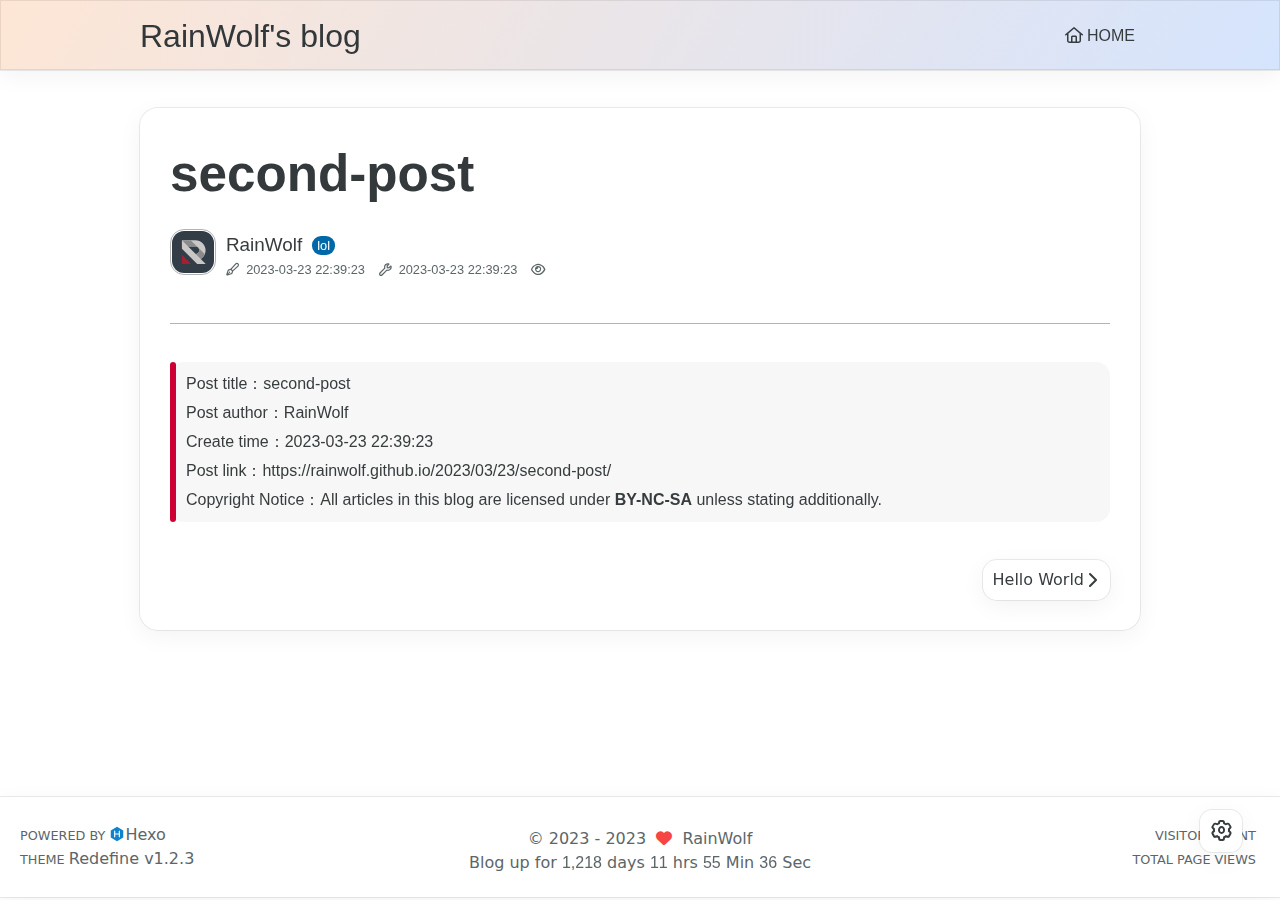
<file: 2023/03/23/second-post/index.html>
<!DOCTYPE html>
<html lang="en">
<head>
    <meta charset="utf-8">
    <meta name="viewport" content="width=device-width, initial-scale=1">
    <meta name="keywords" content="Hexo Theme Redefine">
    <meta name="description" content="Hexo Theme Redefine">
    <meta name="author" content="RainWolf">
    <link rel="apple-touch-icon" sizes="180x180" href="/images/apple-touch-icon-redefine.png">
    <!-- preconnect -->
    <link rel="preconnect" href="https://fonts.googleapis.com">
    <link rel="preconnect" href="https://fonts.gstatic.com" crossorigin>
    <link rel="preconnect" href="https://evan.beee.top" crossorigin>
    
    <!--- Seo Part-->
    
    <link rel="canonical" href="http://example.com/2023/03/23/second-post/"/>
    <meta name="robots" content="index,follow">
    <meta name="googlebot" content="index,follow">
    <meta name="revisit-after" content="1 days">
    <meta property="og:type" content="article">
    <meta property="og:title" content="second-post">
    <meta property="og:description" content="Hexo Theme Redefine">
    <meta property="og:url" content="http://example.com2023/03/23/second-post/">
    
    <meta property="og:site_name" content="RainWolf&#39;s blog">
    <meta name="twitter:card" content="summary_large_image">
    <meta name="twitter:title" content="second-post">
    <meta name="twitter:description" content="Hexo Theme Redefine">
    <meta name="twitter:image" content="/images/redefine-favicon.svg">
    <!--- Icon Part-->
    <link rel="icon" type="image/png" href="/images/redefine-favicon.svg" sizes="192x192">
    <link rel="apple-touch-icon" sizes="180x180" href="/images/redefine-favicon.svg">
    <meta name="theme-color" content="#005080">
    <link rel="shortcut icon" href="/images/redefine-favicon.svg">
    <!--- Page Info-->
    
    <title>
        
            second-post -
        
        RainWolf&#39;s blog
    </title>
    
<link rel="stylesheet" href="/css/style.css">

    
<link rel="stylesheet" href="/assets/fonts.css">

    <!--- Font Part-->
    
    
    
    

    <!--- Inject Part-->
    
    <script id="hexo-configurations">
    let REDEFINE = window.REDEFINE || {};
    REDEFINE.hexo_config = {"hostname":"example.com","root":"/","language":"en"};
    REDEFINE.theme_config = {"toc":{"enable":true,"number":false,"expand_all":true,"init_open":true},"style":{"primary_color":"#005080","avatar":"/images/redefine-avatar.svg","favicon":"/images/redefine-favicon.svg","og_image":{"enable":false,"image_url":null},"article_img_align":"center","right_side_width":"210px","content_max_width":"1000px","nav_color":{"left":"#f78736","right":"#367df7","transparency":35},"hover":{"shadow":true,"scale":false},"first_screen":{"enable":true,"background_image":{"light":"/images/wallhaven-wqery6-light.webp","dark":"/images/wallhaven-wqery6-dark.webp"},"title_color":{"light":"#fff","dark":"#d1d1b6"},"font_sizes":{"title":"2.8rem","subtitle":"1.5rem"},"line_height":1.2,"title":"RainWolf小屋<i class=\"fa-light fa-dog\"></i>","subtitle":{"enable":false,"list":[]},"custom_font":{"enable":false,"font_family":null,"font_url":null}},"scroll":{"progress_bar":{"enable":true},"percent":{"enable":true}}},"local_search":{"enable":false,"preload":true},"code_block":{"copy":true,"style":"mac","custom_font":{"enable":false,"font_family":null,"font_url":null}},"pjax":{"enable":true},"lazyload":{"enable":true},"version":"1.2.3","friend_links":{"columns":2},"home_article":{"date_format":"auto","category":{"enable":true,"limit":3},"tag":{"enable":true,"limit":3}},"plugins":{"aplayer":{"enable":false,"audio":[{"name":null,"artist":null,"url":null,"cover":null},{"name":null,"artist":null,"url":null,"cover":null}]},"mermaid":{"enable":false,"version":"9.3.0"}}};
    REDEFINE.language_ago = {"second":"%s seconds ago","minute":"%s minutes ago","hour":"%s hours ago","day":"%s days ago","week":"%s weeks ago","month":"%s months ago","year":"%s years ago"};
  </script>
    
    <!--- Fontawesome Part-->
    
<link rel="stylesheet" href="/fontawesome/fontawesome.min.css">

    
<link rel="stylesheet" href="/fontawesome/brands.min.css">

    
<link rel="stylesheet" href="/fontawesome/solid.min.css">

    
<link rel="stylesheet" href="/fontawesome/regular.min.css">

    
    
    
    
<meta name="generator" content="Hexo 6.3.0"></head>


<body>
<div class="progress-bar-container">
    
        <span class="scroll-progress-bar"></span>
    

    
        <span class="pjax-progress-bar"></span>
        <span class="pjax-progress-icon">
            <i class="fa-solid fa-circle-notch fa-spin"></i>
        </span>
    
</div>


<main class="page-container">

    

    <div class="page-main-content">

        <div class="page-main-content-top">
            <header class="menu-wrapper">
    
    <div class="menu-content">
        <div class="left">
            
            <a class="logo-title" href="/">
                
                RainWolf&#39;s blog
                
            </a>
        </div>

        <div class="right">
            <!-- PC -->
            <div class="pc">
                <ul class="menu-list">
                    
                        
                            <li class="menu-item">
                                <!-- Menu -->
                                <a class="" 
                                    href="/"  >
                                    
                                        
                                            <i class="fa-regular fa-house"></i>
                                        
                                        HOME
                                    
                                </a>
                                <!-- Submenu -->
                                
                            </li>
                    
                    
                </ul>
            </div>
            <!-- Mobile -->
            <div class="mobile">
                
                <div class="icon-item menu-bar">
                    <div class="menu-bar-middle"></div>
                </div>
            </div>
        </div>
    </div>

    <!-- Mobile drawer -->
    <div class="menu-drawer">
        <ul class="drawer-menu-list">
            
                
                    <li class="drawer-menu-item flex-center">
                        <a class="" 
                        href="/"  >
                             
                                
                                    <i class="fa-regular fa-house"></i>
                                
                                HOME
                            
                        </a>
                    </li>
                    <!-- Submenu -->
                    
            

        </ul>
    </div>

    <div class="window-mask"></div>

</header>


        </div>

        <div class="page-main-content-middle">

            <div class="main-content">

                
                    <div class="fade-in-down-animation">
    <div class="post-page-container">
        <div class="article-content-container">

            
            
                <div class="article-title">
                    <h1 class="article-title-regular">second-post</h1>
                </div>
            
                
            

            
                <div class="article-header">
                    <div class="avatar">
                        <img src="/images/redefine-avatar.svg">
                    </div>
                    <div class="info">
                        <div class="author">
                            <span class="name">RainWolf</span>
                            
                                <span class="author-label">lol</span>
                            
                        </div>
                        <div class="meta-info">
                            <div class="article-meta-info">
    <span class="article-date article-meta-item">
        <i class="fa-regular fa-pen-fancy"></i>&nbsp;
        <span class="pc">2023-03-23 22:39:23</span>
        <span class="mobile">2023-03-23 22:39</span>
        <span class="hover-info">Created</span>
    </span>
    
        <span class="article-date article-meta-item">
            <i class="fa-regular fa-wrench"></i>&nbsp;
            <span class="pc">2023-03-23 22:39:23</span>
            <span class="mobile">2023-03-23 22:39</span>
            <span class="hover-info">Updated</span>
        </span>
    

    
    

    
    
    
    
        <span class="article-pv article-meta-item">
            <i class="fa-regular fa-eye"></i>&nbsp;<span id="busuanzi_value_page_pv"></span>
        </span>
    
</div>

                        </div>
                    </div>
                </div>
            

            <div class="article-content markdown-body">
                
            </div>

            
                <div class="post-copyright-info">
                    <div class="article-copyright-info-container">
    <ul>
        <li>Post title：second-post</li>
        <li>Post author：RainWolf</li>
        <li>Create time：2023-03-23 22:39:23</li>
        <li>
            Post link：https://rainwolf.github.io/2023/03/23/second-post/
        </li>
        <li>
            Copyright Notice：All articles in this blog are licensed under <a class="license" target="_blank" rel="noopener" href="https://creativecommons.org/licenses/by-nc-sa/4.0/deed.zh">BY-NC-SA</a> unless stating additionally.
        </li>
    </ul>
</div>

                </div>
            

            

            

            
                <div class="article-nav">
                    
                    
                        <div class="article-next">
                            <a class="next"
                            rel="next"
                            href="/2023/03/23/hello-world/"
                            >
                                <span class="title flex-center">
                                    <span class="post-nav-title-item">Hello World</span>
                                    <span class="post-nav-item">Next posts</span>
                                </span>
                                <span class="right arrow-icon flex-center">
                                    <i class="fa-solid fa-chevron-right"></i>
                                </span>
                            </a>
                        </div>
                    
                </div>
            


            
        </div>

        
            <div class="toc-content-container">
                <div class="post-toc-wrap">
    <div class="post-toc">
        <div class="toc-title">On this page</div>
        <div class="page-title">second-post</div>
        

    </div>
</div>
            </div>
        
    </div>
</div>


                

            </div>



        </div>

        <div class="page-main-content-bottom">
            <footer class="footer">
    <div class="info-container">
        <div class="copyright-info">
            &copy;
            
              <span>2023</span>
              -
            
            2023&nbsp;&nbsp;<i class="fa-solid fa-heart fa-beat" style="--fa-animation-duration: 0.5s; color: #f54545"></i>&nbsp;&nbsp;<a href="/">RainWolf</a>
        </div>
        
            <script async data-pjax src="//busuanzi.ibruce.info/busuanzi/2.3/busuanzi.pure.mini.js"></script>
            <div class="website-count info-item">
                
                    <span id="busuanzi_container_site_uv" class="busuanzi_container_site_uv">
                        VISITOR COUNT&nbsp;<span id="busuanzi_value_site_uv" class="busuanzi_value_site_uv"></span>
                    </span>
                
                
                    <span id="busuanzi_container_site_pv" class="busuanzi_container_site_pv">
                        TOTAL PAGE VIEWS&nbsp;<span id="busuanzi_value_site_pv" class="busuanzi_value_site_pv"></span>
                    </span>
                
            </div>
        
        <div class="theme-info info-item">
            <span class="powered-by-container">POWERED BY <?xml version="1.0" encoding="utf-8"?><!DOCTYPE svg PUBLIC "-//W3C//DTD SVG 1.1//EN" "http://www.w3.org/Graphics/SVG/1.1/DTD/svg11.dtd"><svg version="1.1" id="圖層_1" xmlns="http://www.w3.org/2000/svg" xmlns:xlink="http://www.w3.org/1999/xlink" x="0px" y="0px" width="1rem" height="1rem" viewBox="0 0 512 512" enable-background="new 0 0 512 512" xml:space="preserve"><path fill="#0E83CD" d="M256.4,25.8l-200,115.5L56,371.5l199.6,114.7l200-115.5l0.4-230.2L256.4,25.8z M349,354.6l-18.4,10.7l-18.6-11V275H200v79.6l-18.4,10.7l-18.6-11v-197l18.5-10.6l18.5,10.8V237h112v-79.6l18.5-10.6l18.5,10.8V354.6z"/></svg><a target="_blank" href="https://hexo.io">Hexo</a></span>
                <br> 
            <span class="theme-version-container">THEME&nbsp;<a class="theme-version" target="_blank" href="https://github.com/EvanNotFound/hexo-theme-redefine">Redefine v1.2.3</a>
        </div>
        
        
        
            <div id="start_time_div" style="display:none">
                2023/3/24 00:00:00
            </div>
            <div>
                Blog up for <span class="odometer" id="runtime_days" ></span> days <span class="odometer" id="runtime_hours"></span> hrs <span class="odometer" id="runtime_minutes"></span> Min <span class="odometer" id="runtime_seconds"></span> Sec
            </div>
        
        
        
            <script async data-pjax>
                try {
                    function odometer_init() {
                    const elements = document.querySelectorAll('.odometer');
                    elements.forEach(el => {
                        new Odometer({
                            el,
                            format: '( ddd).dd',
                            duration: 200
                        });
                    });
                    }
                    odometer_init();
                } catch (error) {}
            </script>
        
        
        
    </div>  
</footer>
        </div>
    </div>

    
        <div class="post-tools">
            <div class="post-tools-container">
    <ul class="tools-list">
        <!-- TOC aside toggle -->
        
            <li class="right-bottom-tools page-aside-toggle">
                <i class="fa-regular fa-outdent"></i>
            </li>
        

        <!-- go comment -->
        
    </ul>
</div>

        </div>
    

    <div class="right-bottom-side-tools">
        <div class="side-tools-container">
    <ul class="unfolded-tools-list">
        <li class="right-bottom-tools tool-font-adjust-plus flex-center">
            <i class="fa-regular fa-magnifying-glass-plus"></i>
        </li>

        <li class="right-bottom-tools tool-font-adjust-minus flex-center">
            <i class="fa-regular fa-magnifying-glass-minus"></i>
        </li>

        <li class="right-bottom-tools tool-expand-width flex-center">
            <i class="fa-regular fa-expand"></i>
        </li>

        <li class="right-bottom-tools tool-dark-light-toggle flex-center">
            <i class="fa-regular fa-moon"></i>
        </li>

        <!-- rss -->
        

        

        <li class="right-bottom-tools tool-scroll-to-bottom flex-center">
            <i class="fa-regular fa-arrow-down"></i>
        </li>
    </ul>

    <ul class="folded-tools-list">
        <li class="right-bottom-tools tool-toggle-show flex-center">
            <i class="fa-regular fa-cog fa-spin"></i>
        </li>
        
            <li class="right-bottom-tools tool-scroll-to-top flex-center">
                <i class="arrow-up fas fa-arrow-up"></i>
                <span class="percent"></span>
            </li>
        
    </ul>
</div>

    </div>

    <div class="image-viewer-container">
    <img src="">
</div>


    


</main>




<script src="/js/utils.js"></script>

<script src="/js/main.js"></script>

<script src="/js/layouts/menu-shrink.js"></script>

<script src="/js/tools/go-top-bottom.js"></script>

<script src="/js/tools/dark-light-toggle.js"></script>





    
<script src="/js/tools/code-block.js"></script>




    
<script src="/js/layouts/lazyload.js"></script>




    
<script src="/js/tools/runtime.js"></script>

    
<script src="/js/layouts/odometer.min.js"></script>

    
<link rel="stylesheet" href="/assets/odometer-theme-minimal.css">









<div class="post-scripts pjax">
    
        
<script src="/js/tools/toc-toggle.js"></script>

<script src="/js/libs/anime.min.js"></script>

<script src="/js/layouts/toc.js"></script>

<script src="/js/plugins/tabs.js"></script>

    
</div>


    
<script src="/js/libs/pjax.min.js"></script>

<script>
    window.addEventListener('DOMContentLoaded', () => {
        window.pjax = new Pjax({
            selectors: [
                'head title',
                '.page-container',
                '.pjax'
            ],
            history: true,
            debug: false,
            cacheBust: false,
            timeout: 0,
            analytics: false,
            currentUrlFullReload: false,
            scrollRestoration: false,
            // scrollTo: true,
        });

        document.addEventListener('pjax:send', () => {
            REDEFINE.utils.pjaxProgressBarStart();
        });

        document.addEventListener('pjax:complete', () => {
            REDEFINE.utils.pjaxProgressBarEnd();
            window.pjax.executeScripts(document.querySelectorAll('script[data-pjax], .pjax script'));
            REDEFINE.refresh();
        });
    });
</script>




</body>
</html>
</file>
<file: css/style.css>
.fade-in-down-animation {
  animation-fill-mode: both;
  animation-duration: 1s;
  animation-name: fade-in-down;
  will-change: transform;
}
.title-hover-animation {
  display: inline-block;
  position: relative;
  border-bottom: none;
  line-height: 1.3;
  vertical-align: top;
  color: var(--second-text-color);
}
.title-hover-animation::before {
  content: "";
  position: absolute;
  width: 100%;
  height: 2px;
  bottom: -4px;
  left: 0;
  background-color: var(--second-text-color);
  visibility: hidden;
  transform: scaleX(0);
  transition-property: color, background, box-shadow, border-color, visibility, transform;
  transition-delay: 0s, 0s, 0s, 0s, 0s, 0s;
  transition-duration: 0.2s, 0.2s, 0.2s, 0.2s, 0.2s, 0.2s;
  transition-timing-function: ease, ease, ease, ease, ease-in-out, ease-in-out;
}
@-moz-keyframes fade-in-down {
  0% {
    opacity: 0;
    transform: translateY(-50px);
  }
  100% {
    opacity: 1;
    transform: translateY(0);
  }
}
@-webkit-keyframes fade-in-down {
  0% {
    opacity: 0;
    transform: translateY(-50px);
  }
  100% {
    opacity: 1;
    transform: translateY(0);
  }
}
@-o-keyframes fade-in-down {
  0% {
    opacity: 0;
    transform: translateY(-50px);
  }
  100% {
    opacity: 1;
    transform: translateY(0);
  }
}
@keyframes fade-in-down {
  0% {
    opacity: 0;
    transform: translateY(-50px);
  }
  100% {
    opacity: 1;
    transform: translateY(0);
  }
}
@-moz-keyframes icon-animate {
  0%, 100% {
    transform: scale(1);
  }
  10%, 30% {
    transform: scale(0.88);
  }
  20%, 40%, 60%, 80% {
    transform: scale(1.08);
  }
  50%, 70% {
    transform: scale(1.08);
  }
}
@-webkit-keyframes icon-animate {
  0%, 100% {
    transform: scale(1);
  }
  10%, 30% {
    transform: scale(0.88);
  }
  20%, 40%, 60%, 80% {
    transform: scale(1.08);
  }
  50%, 70% {
    transform: scale(1.08);
  }
}
@-o-keyframes icon-animate {
  0%, 100% {
    transform: scale(1);
  }
  10%, 30% {
    transform: scale(0.88);
  }
  20%, 40%, 60%, 80% {
    transform: scale(1.08);
  }
  50%, 70% {
    transform: scale(1.08);
  }
}
@keyframes icon-animate {
  0%, 100% {
    transform: scale(1);
  }
  10%, 30% {
    transform: scale(0.88);
  }
  20%, 40%, 60%, 80% {
    transform: scale(1.08);
  }
  50%, 70% {
    transform: scale(1.08);
  }
}
:root {
  --background-color: #fff;
  --background-color-transparent: rgba(255,255,255,0.6);
  --second-background-color: #fafafa;
  --third-background-color: #f7f7f7;
  --primary-color: #005080;
  --first-text-color: #323739;
  --second-text-color: #343a3c;
  --third-text-color: #5c6669;
  --fourth-text-color: #eaeced;
  --default-text-color: #373d3f;
  --invert-text-color: #bebec6;
  --border-color: #b3b3b3;
  --selection-color: #0068a6;
  --shadow-color-1: rgba(0,0,0,0.08);
  --shadow-color-2: rgba(0,0,0,0.05);
  --shadow-hover-color: rgba(0,0,0,0.28);
  --scrollbar-color: #c1c1c1;
  --scrollbar-color-hover: #a1a1a1;
  --scroll-bar-bg-color: #fafafa;
  --link-color: #323739;
  --copyright-info-color: #c03;
  --avatar-background-color: #06c;
  --pjax-progress-bar-color: linear-gradient(45deg, #f10006, #ef5b00, #e59c01, #19ca05, #00cab5, #0264c8, #c303c3);
  --archive-timeline-last-child-color: linear-gradient(to bottom, rgba(0,0,0,0.3) 60%, rgba(0,0,0,0) 100%) 1 100%;
  --note-blue-title-bg: #d6f7fb;
  --note-red-title-bg: #fde9e9;
  --note-cyan-title-bg: #e9fdf9;
  --note-green-title-bg: #e9fde9;
  --note-yellow-title-bg: #fdf9e9;
  --note-gray-title-bg: #f9f9f9;
  --note-type-title-bg: #fdf3e9;
  --note-black-title-bg: #e9e9e9;
  --note-purple-title-bg: #f9e9fd;
  --first-screen-img: url("/images/wallhaven-wqery6-light.webp");
  --first-screen-text-color: #fff;
  --first-screen-icons-container-border-color: rgba(255,255,255,0.35);
  --first-screen-icons-container-background-color: rgba(255,255,255,0.3);
  --redefine-box-shadow: var(--shadow-color-2) 0px 6px 24px 0px, var(--shadow-color-1) 0px 0px 0px 1px;
  --redefine-box-shadow-hover: var(--shadow-color-2) 0px 6px 24px 0px, var(--shadow-color-1) 0px 0px 0px 1px, var(--shadow-color-1) 0px 0px 0px 1px inset;
  --redefine-box-shadow-flat: var(--shadow-color-2) 0px 1px 4px 0px, var(--shadow-color-1) 0px 0px 0px 1px;
  --redefine-box-shadow-flat-hover: var(--shadow-color-2) 0px 1px 4px 0px, var(--shadow-color-1) 0px 0px 0px 1px, var(--shadow-color-1) 0px 0px 0px 1px inset;
  --mermaid-theme: '';
}
@media (prefers-color-scheme: light) {
  :root {
    --background-color: #fff;
    --background-color-transparent: rgba(255,255,255,0.6);
    --second-background-color: #fafafa;
    --third-background-color: #f7f7f7;
    --primary-color: #005080;
    --first-text-color: #323739;
    --second-text-color: #343a3c;
    --third-text-color: #5c6669;
    --fourth-text-color: #eaeced;
    --default-text-color: #373d3f;
    --invert-text-color: #bebec6;
    --border-color: #b3b3b3;
    --selection-color: #0068a6;
    --shadow-color-1: rgba(0,0,0,0.08);
    --shadow-color-2: rgba(0,0,0,0.05);
    --shadow-hover-color: rgba(0,0,0,0.28);
    --scrollbar-color: #c1c1c1;
    --scrollbar-color-hover: #a1a1a1;
    --scroll-bar-bg-color: #fafafa;
    --link-color: #323739;
    --copyright-info-color: #c03;
    --avatar-background-color: #06c;
    --pjax-progress-bar-color: linear-gradient(45deg, #f10006, #ef5b00, #e59c01, #19ca05, #00cab5, #0264c8, #c303c3);
    --archive-timeline-last-child-color: linear-gradient(to bottom, rgba(0,0,0,0.3) 60%, rgba(0,0,0,0) 100%) 1 100%;
    --note-blue-title-bg: #d6f7fb;
    --note-red-title-bg: #fde9e9;
    --note-cyan-title-bg: #e9fdf9;
    --note-green-title-bg: #e9fde9;
    --note-yellow-title-bg: #fdf9e9;
    --note-gray-title-bg: #f9f9f9;
    --note-type-title-bg: #fdf3e9;
    --note-black-title-bg: #e9e9e9;
    --note-purple-title-bg: #f9e9fd;
    --first-screen-img: url("/images/wallhaven-wqery6-light.webp");
    --first-screen-text-color: #fff;
    --first-screen-icons-container-border-color: rgba(255,255,255,0.35);
    --first-screen-icons-container-background-color: rgba(255,255,255,0.3);
    --redefine-box-shadow: var(--shadow-color-2) 0px 6px 24px 0px, var(--shadow-color-1) 0px 0px 0px 1px;
    --redefine-box-shadow-hover: var(--shadow-color-2) 0px 6px 24px 0px, var(--shadow-color-1) 0px 0px 0px 1px, var(--shadow-color-1) 0px 0px 0px 1px inset;
    --redefine-box-shadow-flat: var(--shadow-color-2) 0px 1px 4px 0px, var(--shadow-color-1) 0px 0px 0px 1px;
    --redefine-box-shadow-flat-hover: var(--shadow-color-2) 0px 1px 4px 0px, var(--shadow-color-1) 0px 0px 0px 1px, var(--shadow-color-1) 0px 0px 0px 1px inset;
    --mermaid-theme: '';
  }
}
@media (prefers-color-scheme: dark) {
  :root {
    --background-color: #202124;
    --background-color-transparent: rgba(32,33,36,0.4);
    --second-background-color: #242529;
    --third-background-color: #292b2f;
    --primary-color: #005080;
    --first-text-color: #d2d2d7;
    --second-text-color: #cbcbd1;
    --third-text-color: #9595a2;
    --fourth-text-color: #242429;
    --default-text-color: #bebec6;
    --invert-text-color: #373d3f;
    --border-color: #4a4c53;
    --selection-color: #0068a6;
    --shadow-color-1: rgba(255,255,255,0.08);
    --shadow-color-2: rgba(255,255,255,0.05);
    --shadow-hover-color: rgba(69,69,69,0.28);
    --scrollbar-color: #898989;
    --scrollbar-color-hover: #a1a1a1;
    --scroll-bar-bg-color: #2a2c30;
    --link-color: #c5c5cc;
    --copyright-info-color: #a30029;
    --avatar-background-color: #005cb8;
    --pjax-progress-bar-color: linear-gradient(45deg, #ea404a, #ea722f, #e9a71f, #67e559, #18ecec, #1b85f1, #ee1dee);
    --archive-timeline-last-child-color: linear-gradient(to bottom, rgba(180,180,180,0.3) 60%, rgba(255,255,255,0) 100%) 1 100%;
    --note-blue-title-bg: #1e3e46;
    --note-red-title-bg: #4e1e1e;
    --note-cyan-title-bg: #1e4e4e;
    --note-green-title-bg: #1e4e1e;
    --note-yellow-title-bg: #4e4e1e;
    --note-gray-title-bg: #4e4e4e;
    --note-type-title-bg: #4e3a1e;
    --note-black-title-bg: #1e1e1e;
    --note-purple-title-bg: #4e1e4e;
    --first-screen-img: url("/images/wallhaven-wqery6-dark.webp");
    --first-screen-text-color: #d1d1b6;
    --first-screen-icons-container-border-color: rgba(197,197,197,0.35);
    --first-screen-icons-container-background-color: rgba(197,197,197,0.3);
    --redefine-box-shadow: var(--shadow-color-2) 0px 6px 24px 0px, var(--shadow-color-1) 0px 0px 0px 1px;
    --redefine-box-shadow-hover: var(--shadow-color-2) 0px 6px 24px 0px, var(--shadow-color-1) 0px 0px 0px 1px, var(--shadow-color-1) 0px 0px 0px 1px inset;
    --redefine-box-shadow-flat: var(--shadow-color-2) 0px 1px 4px 0px, var(--shadow-color-1) 0px 0px 0px 1px;
    --redefine-box-shadow-flat-hover: var(--shadow-color-2) 0px 1px 4px 0px, var(--shadow-color-1) 0px 0px 0px 1px, var(--shadow-color-1) 0px 0px 0px 1px inset;
    --mermaid-theme: '';
  }
}
.light-mode {
  --background-color: #fff;
  --background-color-transparent: rgba(255,255,255,0.6);
  --second-background-color: #fafafa;
  --third-background-color: #f7f7f7;
  --primary-color: #005080;
  --first-text-color: #323739;
  --second-text-color: #343a3c;
  --third-text-color: #5c6669;
  --fourth-text-color: #eaeced;
  --default-text-color: #373d3f;
  --invert-text-color: #bebec6;
  --border-color: #b3b3b3;
  --selection-color: #0068a6;
  --shadow-color-1: rgba(0,0,0,0.08);
  --shadow-color-2: rgba(0,0,0,0.05);
  --shadow-hover-color: rgba(0,0,0,0.28);
  --scrollbar-color: #c1c1c1;
  --scrollbar-color-hover: #a1a1a1;
  --scroll-bar-bg-color: #fafafa;
  --link-color: #323739;
  --copyright-info-color: #c03;
  --avatar-background-color: #06c;
  --pjax-progress-bar-color: linear-gradient(45deg, #f10006, #ef5b00, #e59c01, #19ca05, #00cab5, #0264c8, #c303c3);
  --archive-timeline-last-child-color: linear-gradient(to bottom, rgba(0,0,0,0.3) 60%, rgba(0,0,0,0) 100%) 1 100%;
  --note-blue-title-bg: #d6f7fb;
  --note-red-title-bg: #fde9e9;
  --note-cyan-title-bg: #e9fdf9;
  --note-green-title-bg: #e9fde9;
  --note-yellow-title-bg: #fdf9e9;
  --note-gray-title-bg: #f9f9f9;
  --note-type-title-bg: #fdf3e9;
  --note-black-title-bg: #e9e9e9;
  --note-purple-title-bg: #f9e9fd;
  --first-screen-img: url("/images/wallhaven-wqery6-light.webp");
  --first-screen-text-color: #fff;
  --first-screen-icons-container-border-color: rgba(255,255,255,0.35);
  --first-screen-icons-container-background-color: rgba(255,255,255,0.3);
  --redefine-box-shadow: var(--shadow-color-2) 0px 6px 24px 0px, var(--shadow-color-1) 0px 0px 0px 1px;
  --redefine-box-shadow-hover: var(--shadow-color-2) 0px 6px 24px 0px, var(--shadow-color-1) 0px 0px 0px 1px, var(--shadow-color-1) 0px 0px 0px 1px inset;
  --redefine-box-shadow-flat: var(--shadow-color-2) 0px 1px 4px 0px, var(--shadow-color-1) 0px 0px 0px 1px;
  --redefine-box-shadow-flat-hover: var(--shadow-color-2) 0px 1px 4px 0px, var(--shadow-color-1) 0px 0px 0px 1px, var(--shadow-color-1) 0px 0px 0px 1px inset;
  --mermaid-theme: '';
}
.dark-mode {
  --background-color: #202124;
  --background-color-transparent: rgba(32,33,36,0.4);
  --second-background-color: #242529;
  --third-background-color: #292b2f;
  --primary-color: #005080;
  --first-text-color: #d2d2d7;
  --second-text-color: #cbcbd1;
  --third-text-color: #9595a2;
  --fourth-text-color: #242429;
  --default-text-color: #bebec6;
  --invert-text-color: #373d3f;
  --border-color: #4a4c53;
  --selection-color: #0068a6;
  --shadow-color-1: rgba(255,255,255,0.08);
  --shadow-color-2: rgba(255,255,255,0.05);
  --shadow-hover-color: rgba(69,69,69,0.28);
  --scrollbar-color: #898989;
  --scrollbar-color-hover: #a1a1a1;
  --scroll-bar-bg-color: #2a2c30;
  --link-color: #c5c5cc;
  --copyright-info-color: #a30029;
  --avatar-background-color: #005cb8;
  --pjax-progress-bar-color: linear-gradient(45deg, #ea404a, #ea722f, #e9a71f, #67e559, #18ecec, #1b85f1, #ee1dee);
  --archive-timeline-last-child-color: linear-gradient(to bottom, rgba(180,180,180,0.3) 60%, rgba(255,255,255,0) 100%) 1 100%;
  --note-blue-title-bg: #1e3e46;
  --note-red-title-bg: #4e1e1e;
  --note-cyan-title-bg: #1e4e4e;
  --note-green-title-bg: #1e4e1e;
  --note-yellow-title-bg: #4e4e1e;
  --note-gray-title-bg: #4e4e4e;
  --note-type-title-bg: #4e3a1e;
  --note-black-title-bg: #1e1e1e;
  --note-purple-title-bg: #4e1e4e;
  --first-screen-img: url("/images/wallhaven-wqery6-dark.webp");
  --first-screen-text-color: #d1d1b6;
  --first-screen-icons-container-border-color: rgba(197,197,197,0.35);
  --first-screen-icons-container-background-color: rgba(197,197,197,0.3);
  --redefine-box-shadow: var(--shadow-color-2) 0px 6px 24px 0px, var(--shadow-color-1) 0px 0px 0px 1px;
  --redefine-box-shadow-hover: var(--shadow-color-2) 0px 6px 24px 0px, var(--shadow-color-1) 0px 0px 0px 1px, var(--shadow-color-1) 0px 0px 0px 1px inset;
  --redefine-box-shadow-flat: var(--shadow-color-2) 0px 1px 4px 0px, var(--shadow-color-1) 0px 0px 0px 1px;
  --redefine-box-shadow-flat-hover: var(--shadow-color-2) 0px 1px 4px 0px, var(--shadow-color-1) 0px 0px 0px 1px, var(--shadow-color-1) 0px 0px 0px 1px inset;
  --mermaid-theme: '';
}
:root {
  --background-color: #fff;
  --background-color-transparent: rgba(255,255,255,0.6);
  --second-background-color: #fafafa;
  --third-background-color: #f7f7f7;
  --primary-color: #005080;
  --first-text-color: #323739;
  --second-text-color: #343a3c;
  --third-text-color: #5c6669;
  --fourth-text-color: #eaeced;
  --default-text-color: #373d3f;
  --invert-text-color: #bebec6;
  --border-color: #b3b3b3;
  --selection-color: #0068a6;
  --shadow-color-1: rgba(0,0,0,0.08);
  --shadow-color-2: rgba(0,0,0,0.05);
  --shadow-hover-color: rgba(0,0,0,0.28);
  --scrollbar-color: #c1c1c1;
  --scrollbar-color-hover: #a1a1a1;
  --scroll-bar-bg-color: #fafafa;
  --link-color: #323739;
  --copyright-info-color: #c03;
  --avatar-background-color: #06c;
  --pjax-progress-bar-color: linear-gradient(45deg, #f10006, #ef5b00, #e59c01, #19ca05, #00cab5, #0264c8, #c303c3);
  --archive-timeline-last-child-color: linear-gradient(to bottom, rgba(0,0,0,0.3) 60%, rgba(0,0,0,0) 100%) 1 100%;
  --note-blue-title-bg: #d6f7fb;
  --note-red-title-bg: #fde9e9;
  --note-cyan-title-bg: #e9fdf9;
  --note-green-title-bg: #e9fde9;
  --note-yellow-title-bg: #fdf9e9;
  --note-gray-title-bg: #f9f9f9;
  --note-type-title-bg: #fdf3e9;
  --note-black-title-bg: #e9e9e9;
  --note-purple-title-bg: #f9e9fd;
  --first-screen-img: url("/images/wallhaven-wqery6-light.webp");
  --first-screen-text-color: #fff;
  --first-screen-icons-container-border-color: rgba(255,255,255,0.35);
  --first-screen-icons-container-background-color: rgba(255,255,255,0.3);
  --redefine-box-shadow: var(--shadow-color-2) 0px 6px 24px 0px, var(--shadow-color-1) 0px 0px 0px 1px;
  --redefine-box-shadow-hover: var(--shadow-color-2) 0px 6px 24px 0px, var(--shadow-color-1) 0px 0px 0px 1px, var(--shadow-color-1) 0px 0px 0px 1px inset;
  --redefine-box-shadow-flat: var(--shadow-color-2) 0px 1px 4px 0px, var(--shadow-color-1) 0px 0px 0px 1px;
  --redefine-box-shadow-flat-hover: var(--shadow-color-2) 0px 1px 4px 0px, var(--shadow-color-1) 0px 0px 0px 1px, var(--shadow-color-1) 0px 0px 0px 1px inset;
  --mermaid-theme: '';
}
@media (prefers-color-scheme: light) {
  :root {
    --background-color: #fff;
    --background-color-transparent: rgba(255,255,255,0.6);
    --second-background-color: #fafafa;
    --third-background-color: #f7f7f7;
    --primary-color: #005080;
    --first-text-color: #323739;
    --second-text-color: #343a3c;
    --third-text-color: #5c6669;
    --fourth-text-color: #eaeced;
    --default-text-color: #373d3f;
    --invert-text-color: #bebec6;
    --border-color: #b3b3b3;
    --selection-color: #0068a6;
    --shadow-color-1: rgba(0,0,0,0.08);
    --shadow-color-2: rgba(0,0,0,0.05);
    --shadow-hover-color: rgba(0,0,0,0.28);
    --scrollbar-color: #c1c1c1;
    --scrollbar-color-hover: #a1a1a1;
    --scroll-bar-bg-color: #fafafa;
    --link-color: #323739;
    --copyright-info-color: #c03;
    --avatar-background-color: #06c;
    --pjax-progress-bar-color: linear-gradient(45deg, #f10006, #ef5b00, #e59c01, #19ca05, #00cab5, #0264c8, #c303c3);
    --archive-timeline-last-child-color: linear-gradient(to bottom, rgba(0,0,0,0.3) 60%, rgba(0,0,0,0) 100%) 1 100%;
    --note-blue-title-bg: #d6f7fb;
    --note-red-title-bg: #fde9e9;
    --note-cyan-title-bg: #e9fdf9;
    --note-green-title-bg: #e9fde9;
    --note-yellow-title-bg: #fdf9e9;
    --note-gray-title-bg: #f9f9f9;
    --note-type-title-bg: #fdf3e9;
    --note-black-title-bg: #e9e9e9;
    --note-purple-title-bg: #f9e9fd;
    --first-screen-img: url("/images/wallhaven-wqery6-light.webp");
    --first-screen-text-color: #fff;
    --first-screen-icons-container-border-color: rgba(255,255,255,0.35);
    --first-screen-icons-container-background-color: rgba(255,255,255,0.3);
    --redefine-box-shadow: var(--shadow-color-2) 0px 6px 24px 0px, var(--shadow-color-1) 0px 0px 0px 1px;
    --redefine-box-shadow-hover: var(--shadow-color-2) 0px 6px 24px 0px, var(--shadow-color-1) 0px 0px 0px 1px, var(--shadow-color-1) 0px 0px 0px 1px inset;
    --redefine-box-shadow-flat: var(--shadow-color-2) 0px 1px 4px 0px, var(--shadow-color-1) 0px 0px 0px 1px;
    --redefine-box-shadow-flat-hover: var(--shadow-color-2) 0px 1px 4px 0px, var(--shadow-color-1) 0px 0px 0px 1px, var(--shadow-color-1) 0px 0px 0px 1px inset;
    --mermaid-theme: '';
  }
}
@media (prefers-color-scheme: dark) {
  :root {
    --background-color: #202124;
    --background-color-transparent: rgba(32,33,36,0.4);
    --second-background-color: #242529;
    --third-background-color: #292b2f;
    --primary-color: #005080;
    --first-text-color: #d2d2d7;
    --second-text-color: #cbcbd1;
    --third-text-color: #9595a2;
    --fourth-text-color: #242429;
    --default-text-color: #bebec6;
    --invert-text-color: #373d3f;
    --border-color: #4a4c53;
    --selection-color: #0068a6;
    --shadow-color-1: rgba(255,255,255,0.08);
    --shadow-color-2: rgba(255,255,255,0.05);
    --shadow-hover-color: rgba(69,69,69,0.28);
    --scrollbar-color: #898989;
    --scrollbar-color-hover: #a1a1a1;
    --scroll-bar-bg-color: #2a2c30;
    --link-color: #c5c5cc;
    --copyright-info-color: #a30029;
    --avatar-background-color: #005cb8;
    --pjax-progress-bar-color: linear-gradient(45deg, #ea404a, #ea722f, #e9a71f, #67e559, #18ecec, #1b85f1, #ee1dee);
    --archive-timeline-last-child-color: linear-gradient(to bottom, rgba(180,180,180,0.3) 60%, rgba(255,255,255,0) 100%) 1 100%;
    --note-blue-title-bg: #1e3e46;
    --note-red-title-bg: #4e1e1e;
    --note-cyan-title-bg: #1e4e4e;
    --note-green-title-bg: #1e4e1e;
    --note-yellow-title-bg: #4e4e1e;
    --note-gray-title-bg: #4e4e4e;
    --note-type-title-bg: #4e3a1e;
    --note-black-title-bg: #1e1e1e;
    --note-purple-title-bg: #4e1e4e;
    --first-screen-img: url("/images/wallhaven-wqery6-dark.webp");
    --first-screen-text-color: #d1d1b6;
    --first-screen-icons-container-border-color: rgba(197,197,197,0.35);
    --first-screen-icons-container-background-color: rgba(197,197,197,0.3);
    --redefine-box-shadow: var(--shadow-color-2) 0px 6px 24px 0px, var(--shadow-color-1) 0px 0px 0px 1px;
    --redefine-box-shadow-hover: var(--shadow-color-2) 0px 6px 24px 0px, var(--shadow-color-1) 0px 0px 0px 1px, var(--shadow-color-1) 0px 0px 0px 1px inset;
    --redefine-box-shadow-flat: var(--shadow-color-2) 0px 1px 4px 0px, var(--shadow-color-1) 0px 0px 0px 1px;
    --redefine-box-shadow-flat-hover: var(--shadow-color-2) 0px 1px 4px 0px, var(--shadow-color-1) 0px 0px 0px 1px, var(--shadow-color-1) 0px 0px 0px 1px inset;
    --mermaid-theme: '';
  }
}
.light-mode {
  --background-color: #fff;
  --background-color-transparent: rgba(255,255,255,0.6);
  --second-background-color: #fafafa;
  --third-background-color: #f7f7f7;
  --primary-color: #005080;
  --first-text-color: #323739;
  --second-text-color: #343a3c;
  --third-text-color: #5c6669;
  --fourth-text-color: #eaeced;
  --default-text-color: #373d3f;
  --invert-text-color: #bebec6;
  --border-color: #b3b3b3;
  --selection-color: #0068a6;
  --shadow-color-1: rgba(0,0,0,0.08);
  --shadow-color-2: rgba(0,0,0,0.05);
  --shadow-hover-color: rgba(0,0,0,0.28);
  --scrollbar-color: #c1c1c1;
  --scrollbar-color-hover: #a1a1a1;
  --scroll-bar-bg-color: #fafafa;
  --link-color: #323739;
  --copyright-info-color: #c03;
  --avatar-background-color: #06c;
  --pjax-progress-bar-color: linear-gradient(45deg, #f10006, #ef5b00, #e59c01, #19ca05, #00cab5, #0264c8, #c303c3);
  --archive-timeline-last-child-color: linear-gradient(to bottom, rgba(0,0,0,0.3) 60%, rgba(0,0,0,0) 100%) 1 100%;
  --note-blue-title-bg: #d6f7fb;
  --note-red-title-bg: #fde9e9;
  --note-cyan-title-bg: #e9fdf9;
  --note-green-title-bg: #e9fde9;
  --note-yellow-title-bg: #fdf9e9;
  --note-gray-title-bg: #f9f9f9;
  --note-type-title-bg: #fdf3e9;
  --note-black-title-bg: #e9e9e9;
  --note-purple-title-bg: #f9e9fd;
  --first-screen-img: url("/images/wallhaven-wqery6-light.webp");
  --first-screen-text-color: #fff;
  --first-screen-icons-container-border-color: rgba(255,255,255,0.35);
  --first-screen-icons-container-background-color: rgba(255,255,255,0.3);
  --redefine-box-shadow: var(--shadow-color-2) 0px 6px 24px 0px, var(--shadow-color-1) 0px 0px 0px 1px;
  --redefine-box-shadow-hover: var(--shadow-color-2) 0px 6px 24px 0px, var(--shadow-color-1) 0px 0px 0px 1px, var(--shadow-color-1) 0px 0px 0px 1px inset;
  --redefine-box-shadow-flat: var(--shadow-color-2) 0px 1px 4px 0px, var(--shadow-color-1) 0px 0px 0px 1px;
  --redefine-box-shadow-flat-hover: var(--shadow-color-2) 0px 1px 4px 0px, var(--shadow-color-1) 0px 0px 0px 1px, var(--shadow-color-1) 0px 0px 0px 1px inset;
  --mermaid-theme: '';
}
.dark-mode {
  --background-color: #202124;
  --background-color-transparent: rgba(32,33,36,0.4);
  --second-background-color: #242529;
  --third-background-color: #292b2f;
  --primary-color: #005080;
  --first-text-color: #d2d2d7;
  --second-text-color: #cbcbd1;
  --third-text-color: #9595a2;
  --fourth-text-color: #242429;
  --default-text-color: #bebec6;
  --invert-text-color: #373d3f;
  --border-color: #4a4c53;
  --selection-color: #0068a6;
  --shadow-color-1: rgba(255,255,255,0.08);
  --shadow-color-2: rgba(255,255,255,0.05);
  --shadow-hover-color: rgba(69,69,69,0.28);
  --scrollbar-color: #898989;
  --scrollbar-color-hover: #a1a1a1;
  --scroll-bar-bg-color: #2a2c30;
  --link-color: #c5c5cc;
  --copyright-info-color: #a30029;
  --avatar-background-color: #005cb8;
  --pjax-progress-bar-color: linear-gradient(45deg, #ea404a, #ea722f, #e9a71f, #67e559, #18ecec, #1b85f1, #ee1dee);
  --archive-timeline-last-child-color: linear-gradient(to bottom, rgba(180,180,180,0.3) 60%, rgba(255,255,255,0) 100%) 1 100%;
  --note-blue-title-bg: #1e3e46;
  --note-red-title-bg: #4e1e1e;
  --note-cyan-title-bg: #1e4e4e;
  --note-green-title-bg: #1e4e1e;
  --note-yellow-title-bg: #4e4e1e;
  --note-gray-title-bg: #4e4e4e;
  --note-type-title-bg: #4e3a1e;
  --note-black-title-bg: #1e1e1e;
  --note-purple-title-bg: #4e1e4e;
  --first-screen-img: url("/images/wallhaven-wqery6-dark.webp");
  --first-screen-text-color: #d1d1b6;
  --first-screen-icons-container-border-color: rgba(197,197,197,0.35);
  --first-screen-icons-container-background-color: rgba(197,197,197,0.3);
  --redefine-box-shadow: var(--shadow-color-2) 0px 6px 24px 0px, var(--shadow-color-1) 0px 0px 0px 1px;
  --redefine-box-shadow-hover: var(--shadow-color-2) 0px 6px 24px 0px, var(--shadow-color-1) 0px 0px 0px 1px, var(--shadow-color-1) 0px 0px 0px 1px inset;
  --redefine-box-shadow-flat: var(--shadow-color-2) 0px 1px 4px 0px, var(--shadow-color-1) 0px 0px 0px 1px;
  --redefine-box-shadow-flat-hover: var(--shadow-color-2) 0px 1px 4px 0px, var(--shadow-color-1) 0px 0px 0px 1px, var(--shadow-color-1) 0px 0px 0px 1px inset;
  --mermaid-theme: '';
}
.fade-in-down-animation {
  animation-fill-mode: both;
  animation-duration: 1s;
  animation-name: fade-in-down;
  will-change: transform;
}
.title-hover-animation {
  display: inline-block;
  position: relative;
  border-bottom: none;
  line-height: 1.3;
  vertical-align: top;
  color: var(--second-text-color);
}
.title-hover-animation::before {
  content: "";
  position: absolute;
  width: 100%;
  height: 2px;
  bottom: -4px;
  left: 0;
  background-color: var(--second-text-color);
  visibility: hidden;
  transform: scaleX(0);
  transition-property: color, background, box-shadow, border-color, visibility, transform;
  transition-delay: 0s, 0s, 0s, 0s, 0s, 0s;
  transition-duration: 0.2s, 0.2s, 0.2s, 0.2s, 0.2s, 0.2s;
  transition-timing-function: ease, ease, ease, ease, ease-in-out, ease-in-out;
}
@-moz-keyframes fade-in-down {
  0% {
    opacity: 0;
    transform: translateY(-50px);
  }
  100% {
    opacity: 1;
    transform: translateY(0);
  }
}
@-webkit-keyframes fade-in-down {
  0% {
    opacity: 0;
    transform: translateY(-50px);
  }
  100% {
    opacity: 1;
    transform: translateY(0);
  }
}
@-o-keyframes fade-in-down {
  0% {
    opacity: 0;
    transform: translateY(-50px);
  }
  100% {
    opacity: 1;
    transform: translateY(0);
  }
}
@keyframes fade-in-down {
  0% {
    opacity: 0;
    transform: translateY(-50px);
  }
  100% {
    opacity: 1;
    transform: translateY(0);
  }
}
@-moz-keyframes icon-animate {
  0%, 100% {
    transform: scale(1);
  }
  10%, 30% {
    transform: scale(0.88);
  }
  20%, 40%, 60%, 80% {
    transform: scale(1.08);
  }
  50%, 70% {
    transform: scale(1.08);
  }
}
@-webkit-keyframes icon-animate {
  0%, 100% {
    transform: scale(1);
  }
  10%, 30% {
    transform: scale(0.88);
  }
  20%, 40%, 60%, 80% {
    transform: scale(1.08);
  }
  50%, 70% {
    transform: scale(1.08);
  }
}
@-o-keyframes icon-animate {
  0%, 100% {
    transform: scale(1);
  }
  10%, 30% {
    transform: scale(0.88);
  }
  20%, 40%, 60%, 80% {
    transform: scale(1.08);
  }
  50%, 70% {
    transform: scale(1.08);
  }
}
@keyframes icon-animate {
  0%, 100% {
    transform: scale(1);
  }
  10%, 30% {
    transform: scale(0.88);
  }
  20%, 40%, 60%, 80% {
    transform: scale(1.08);
  }
  50%, 70% {
    transform: scale(1.08);
  }
}
* {
  transition-property: color, background, box-shadow, border-color;
  transition-delay: 0s, 0s, 0s, 0s;
  transition-duration: 0.2s, 0.2s, 0.2s, 0.2s;
  transition-timing-function: ease, ease, ease, ease;
}
*::-webkit-scrollbar {
  width: 6px;
  height: 6px;
  transition: all 0.2s ease;
  display: block;
}
*::-webkit-scrollbar-thumb {
  background: var(--scrollbar-color);
  border-radius: 18px;
  background-clip: content-box;
  border: 3px solid transparent;
}
*::-webkit-scrollbar-track {
  background-color: var(--scroll-bar-bg-color);
  border: 1px solid var(--shadow-color-1);
}
*::-webkit-scrollbar-thumb:hover {
  background: var(--scrollbar-color-hover);
  border-radius: 18px;
  background-clip: content-box;
  border: 3px solid transparent;
}
html,
body {
  position: relative;
  width: 100%;
  height: 100%;
  margin: 0;
  padding: 0;
  color: var(--default-text-color);
  background: var(--background-color);
  font-family: Open Sans, Noto Sans, Noto Sans SC, -apple-system, system-ui, Segoe UI, Roboto, Ubuntu, Cantarell, Noto Sans, sans-serif, BlinkMacSystemFont, Helvetica Neue, PingFang SC, Hiragino Sans GB, Microsoft YaHei, Arial;
  font-weight: 400;
  font-size: 16px;
  line-height: 1.5;
}
html::-webkit-scrollbar,
body::-webkit-scrollbar {
  width: 14px;
  height: 8px;
}
@media (max-width: 780px) {
  html,
  body {
    font-size: 15.36px;
    line-height: 1.44;
  }
}
@media (max-width: 500px) {
  html,
  body {
    font-size: 14.4px;
    line-height: 1.35;
  }
}
::selection {
  background: var(--selection-color);
  color: #fff;
}
ul,
ol,
li {
  padding: 0;
  margin: 0;
  list-style: none;
}
a {
  text-decoration: none;
  color: var(--default-text-color);
}
a i,
a span {
  color: var(--default-text-color);
}
a:hover,
a:active {
  text-decoration: none !important;
  color: var(--primary-color);
}
a:hover i,
a:active i,
a:hover span,
a:active span {
  color: var(--primary-color);
}
img[lazyload] {
  padding: 10px;
  margin: 20px auto !important;
  cursor: not-allowed;
  pointer-events: none;
}
button {
  padding: 0;
  margin: 0;
  border: 0;
  outline: none;
  cursor: pointer;
  background: transparent;
}
.btn {
  display: inline-block;
  position: relative;
  text-align: center;
  cursor: pointer;
  white-space: nowrap;
  border-radius: 9px;
  padding: 8px 16px;
  background: var(--background-color);
  box-shadow: var(--redefine-box-shadow);
  transition-property: color, background, box-shadow, border-color, transform;
  transition-delay: 0s, 0s, 0s, 0s, 0s;
  transition-duration: 0.2s, 0.2s, 0.2s, 0.2s, 0.2s;
  transition-timing-function: ease, ease, ease, ease, linear;
}
.btn:hover {
  box-shadow: var(--redefine-box-shadow-hover);
}
.btn:hover {
  color: var(--background-color);
  background: var(--primary-color);
}
.flex-center {
  display: flex;
  justify-content: center;
  align-items: center;
}
.clear {
  clear: both;
}
.markdown-body {
  font-family: 'Open Sans', 'Noto Sans', sans-serif, 'Noto Sans SC', sans-serif, sans-serif;
  font-size: 16px;
}
.markdown-body blockquote {
  box-sizing: border-box;
  margin: 20px 0;
  color: var(--default-text-color);
  background: var(--third-background-color);
  padding: 0 1rem 0 0.5rem;
  border-radius: 0 14px 14px 0;
  position: relative;
  border-left: 5px solid var(--default-text-color);
}
.markdown-body blockquote p,
.markdown-body blockquote ul,
.markdown-body blockquote ol {
  padding: 5px 5px 5px 10px;
}
.markdown-body p {
  line-height: 1.5;
  color: var(--default-text-color);
  margin-bottom: 1rem;
  margin-top: 0;
}
.markdown-body a {
  position: relative;
  outline: 0;
  text-decoration: underline;
  overflow-wrap: break-word;
  cursor: pointer;
  box-sizing: border-box;
  padding-bottom: 2px;
}
.markdown-body a .fas,
.markdown-body a .far,
.markdown-body a fab {
  margin: 0 2px 0 6px;
  position: relative;
  color: var(--third-text-color);
  font-size: 0.88rem;
}
.markdown-body a:hover {
  text-decoration: underline;
}
.markdown-body a:hover::after {
  background: var(--primary-color);
  text-decoration: underline;
}
.markdown-body strong {
  color: var(--default-text-color);
}
.markdown-body hr {
  margin: 2rem 0;
  border: 0;
  border-top: 2px solid var(--shadow-color-1);
}
.markdown-body em {
  color: var(--default-text-color);
}
.markdown-body ul > li,
.markdown-body ol > li {
  margin-left: 16px;
  line-height: 2rem;
}
.markdown-body ul {
  margin-bottom: 1.2rem;
}
.markdown-body ul li {
  list-style: disc;
}
.markdown-body ul li ul li {
  list-style: circle;
}
.markdown-body ul li ul li ul li {
  list-style: square;
}
.markdown-body ol {
  margin-bottom: 1.2rem;
}
.markdown-body ol li {
  list-style: decimal;
}
.markdown-body ol li ol li {
  list-style: upper-alpha;
}
.markdown-body ol li ol li ol li {
  list-style: upper-roman;
}
.markdown-body li {
  color: var(--default-text-color);
}
.markdown-body h1,
.markdown-body h2,
.markdown-body h3,
.markdown-body h4,
.markdown-body h5,
.markdown-body h6 {
  font-family: 'Open Sans', 'Noto Sans', sans-serif, 'Noto Sans SC', sans-serif, sans-serif;
  color: var(--second-text-color);
  line-height: 1.5;
  margin-bottom: 1rem !important;
}
@media (max-width: 780px) {
  .markdown-body h1,
  .markdown-body h2,
  .markdown-body h3,
  .markdown-body h4,
  .markdown-body h5,
  .markdown-body h6 {
    line-height: 1.44;
  }
}
.markdown-body h1 {
  font-size: 3.2rem;
  font-weight: 600;
  border-bottom: solid 2px var(--fourth-text-color);
  margin-top: 5rem;
}
@media (max-width: 780px) {
  .markdown-body h1 {
    font-size: 1.7rem;
  }
}
.markdown-body h2 {
  font-size: 2.5rem;
  font-weight: 600;
  padding: 3px 0;
  border-bottom: solid 2px var(--fourth-text-color);
  margin-top: 4rem;
}
@media (max-width: 780px) {
  .markdown-body h2 {
    font-size: 1.6rem;
  }
}
.markdown-body h3 {
  font-size: 1.8rem;
  font-weight: 550;
  margin-top: 2.8rem;
}
@media (max-width: 780px) {
  .markdown-body h3 {
    font-size: 1.5rem;
  }
}
.markdown-body h4 {
  font-size: 1.5rem;
  font-weight: 550;
  margin-top: 2.5rem;
}
@media (max-width: 780px) {
  .markdown-body h4 {
    font-size: 1.4rem;
  }
}
.markdown-body h5 {
  font-size: 1.28rem;
  font-weight: 550;
  margin-top: 2.2rem;
}
@media (max-width: 780px) {
  .markdown-body h5 {
    font-size: 1.18rem;
  }
}
.markdown-body h6 {
  font-size: 1.2rem;
  font-weight: 550;
  line-height: 1.5;
  margin-top: 2rem;
}
@media (max-width: 780px) {
  .markdown-body h6 {
    font-size: 1.1rem;
    line-height: 1.1;
  }
}
.markdown-body img {
  box-sizing: border-box;
  border-radius: 14px;
  max-width: 100%;
  cursor: zoom-in;
  display: block;
  transition-property: color, background, box-shadow, border-color, padding, margin;
  transition-delay: 0s, 0s, 0s, 0s, 0s, 0s;
  transition-duration: 0.2s, 0.2s, 0.2s, 0.2s, 0.2s, 0.2s;
  transition-timing-function: ease, ease, ease, ease, linear, linear;
  margin: 1rem auto 1rem;
}
.markdown-body > table {
  border-spacing: 0;
  border-collapse: collapse;
  width: 100%;
  overflow: auto;
  margin-bottom: 1.2rem;
  box-shadow: var(--redefine-box-shadow-flat);
  border-radius: 14px;
}
.markdown-body > table thead th {
  border-bottom: 1px solid var(--shadow-color-1);
  background-color: var(--third-background-color) !important;
}
.markdown-body > table thead th:first-child {
  border-top-left-radius: 14px;
}
.markdown-body > table thead th:last-child {
  border-top-right-radius: 14px;
}
.markdown-body > table tbody tr:last-child td:first-child {
  border-bottom-left-radius: 14px;
}
.markdown-body > table tbody tr:last-child td:last-child {
  border-bottom-right-radius: 14px;
}
.markdown-body > table td,
.markdown-body > table th {
  padding: 8px 16px;
  border-left: 1px solid var(--shadow-color-1);
}
.markdown-body > table td:first-child,
.markdown-body > table th:first-child {
  border-left: none;
}
.markdown-body > table tr {
  background-color: var(--background-color);
}
.markdown-body > table tr:nth-child(2n) {
  background-color: var(--second-background-color);
}
:root {
  --background-color: #fff;
  --background-color-transparent: rgba(255,255,255,0.6);
  --second-background-color: #fafafa;
  --third-background-color: #f7f7f7;
  --primary-color: #005080;
  --first-text-color: #323739;
  --second-text-color: #343a3c;
  --third-text-color: #5c6669;
  --fourth-text-color: #eaeced;
  --default-text-color: #373d3f;
  --invert-text-color: #bebec6;
  --border-color: #b3b3b3;
  --selection-color: #0068a6;
  --shadow-color-1: rgba(0,0,0,0.08);
  --shadow-color-2: rgba(0,0,0,0.05);
  --shadow-hover-color: rgba(0,0,0,0.28);
  --scrollbar-color: #c1c1c1;
  --scrollbar-color-hover: #a1a1a1;
  --scroll-bar-bg-color: #fafafa;
  --link-color: #323739;
  --copyright-info-color: #c03;
  --avatar-background-color: #06c;
  --pjax-progress-bar-color: linear-gradient(45deg, #f10006, #ef5b00, #e59c01, #19ca05, #00cab5, #0264c8, #c303c3);
  --archive-timeline-last-child-color: linear-gradient(to bottom, rgba(0,0,0,0.3) 60%, rgba(0,0,0,0) 100%) 1 100%;
  --note-blue-title-bg: #d6f7fb;
  --note-red-title-bg: #fde9e9;
  --note-cyan-title-bg: #e9fdf9;
  --note-green-title-bg: #e9fde9;
  --note-yellow-title-bg: #fdf9e9;
  --note-gray-title-bg: #f9f9f9;
  --note-type-title-bg: #fdf3e9;
  --note-black-title-bg: #e9e9e9;
  --note-purple-title-bg: #f9e9fd;
  --first-screen-img: url("/images/wallhaven-wqery6-light.webp");
  --first-screen-text-color: #fff;
  --first-screen-icons-container-border-color: rgba(255,255,255,0.35);
  --first-screen-icons-container-background-color: rgba(255,255,255,0.3);
  --redefine-box-shadow: var(--shadow-color-2) 0px 6px 24px 0px, var(--shadow-color-1) 0px 0px 0px 1px;
  --redefine-box-shadow-hover: var(--shadow-color-2) 0px 6px 24px 0px, var(--shadow-color-1) 0px 0px 0px 1px, var(--shadow-color-1) 0px 0px 0px 1px inset;
  --redefine-box-shadow-flat: var(--shadow-color-2) 0px 1px 4px 0px, var(--shadow-color-1) 0px 0px 0px 1px;
  --redefine-box-shadow-flat-hover: var(--shadow-color-2) 0px 1px 4px 0px, var(--shadow-color-1) 0px 0px 0px 1px, var(--shadow-color-1) 0px 0px 0px 1px inset;
  --mermaid-theme: '';
}
@media (prefers-color-scheme: light) {
  :root {
    --background-color: #fff;
    --background-color-transparent: rgba(255,255,255,0.6);
    --second-background-color: #fafafa;
    --third-background-color: #f7f7f7;
    --primary-color: #005080;
    --first-text-color: #323739;
    --second-text-color: #343a3c;
    --third-text-color: #5c6669;
    --fourth-text-color: #eaeced;
    --default-text-color: #373d3f;
    --invert-text-color: #bebec6;
    --border-color: #b3b3b3;
    --selection-color: #0068a6;
    --shadow-color-1: rgba(0,0,0,0.08);
    --shadow-color-2: rgba(0,0,0,0.05);
    --shadow-hover-color: rgba(0,0,0,0.28);
    --scrollbar-color: #c1c1c1;
    --scrollbar-color-hover: #a1a1a1;
    --scroll-bar-bg-color: #fafafa;
    --link-color: #323739;
    --copyright-info-color: #c03;
    --avatar-background-color: #06c;
    --pjax-progress-bar-color: linear-gradient(45deg, #f10006, #ef5b00, #e59c01, #19ca05, #00cab5, #0264c8, #c303c3);
    --archive-timeline-last-child-color: linear-gradient(to bottom, rgba(0,0,0,0.3) 60%, rgba(0,0,0,0) 100%) 1 100%;
    --note-blue-title-bg: #d6f7fb;
    --note-red-title-bg: #fde9e9;
    --note-cyan-title-bg: #e9fdf9;
    --note-green-title-bg: #e9fde9;
    --note-yellow-title-bg: #fdf9e9;
    --note-gray-title-bg: #f9f9f9;
    --note-type-title-bg: #fdf3e9;
    --note-black-title-bg: #e9e9e9;
    --note-purple-title-bg: #f9e9fd;
    --first-screen-img: url("/images/wallhaven-wqery6-light.webp");
    --first-screen-text-color: #fff;
    --first-screen-icons-container-border-color: rgba(255,255,255,0.35);
    --first-screen-icons-container-background-color: rgba(255,255,255,0.3);
    --redefine-box-shadow: var(--shadow-color-2) 0px 6px 24px 0px, var(--shadow-color-1) 0px 0px 0px 1px;
    --redefine-box-shadow-hover: var(--shadow-color-2) 0px 6px 24px 0px, var(--shadow-color-1) 0px 0px 0px 1px, var(--shadow-color-1) 0px 0px 0px 1px inset;
    --redefine-box-shadow-flat: var(--shadow-color-2) 0px 1px 4px 0px, var(--shadow-color-1) 0px 0px 0px 1px;
    --redefine-box-shadow-flat-hover: var(--shadow-color-2) 0px 1px 4px 0px, var(--shadow-color-1) 0px 0px 0px 1px, var(--shadow-color-1) 0px 0px 0px 1px inset;
    --mermaid-theme: '';
  }
}
@media (prefers-color-scheme: dark) {
  :root {
    --background-color: #202124;
    --background-color-transparent: rgba(32,33,36,0.4);
    --second-background-color: #242529;
    --third-background-color: #292b2f;
    --primary-color: #005080;
    --first-text-color: #d2d2d7;
    --second-text-color: #cbcbd1;
    --third-text-color: #9595a2;
    --fourth-text-color: #242429;
    --default-text-color: #bebec6;
    --invert-text-color: #373d3f;
    --border-color: #4a4c53;
    --selection-color: #0068a6;
    --shadow-color-1: rgba(255,255,255,0.08);
    --shadow-color-2: rgba(255,255,255,0.05);
    --shadow-hover-color: rgba(69,69,69,0.28);
    --scrollbar-color: #898989;
    --scrollbar-color-hover: #a1a1a1;
    --scroll-bar-bg-color: #2a2c30;
    --link-color: #c5c5cc;
    --copyright-info-color: #a30029;
    --avatar-background-color: #005cb8;
    --pjax-progress-bar-color: linear-gradient(45deg, #ea404a, #ea722f, #e9a71f, #67e559, #18ecec, #1b85f1, #ee1dee);
    --archive-timeline-last-child-color: linear-gradient(to bottom, rgba(180,180,180,0.3) 60%, rgba(255,255,255,0) 100%) 1 100%;
    --note-blue-title-bg: #1e3e46;
    --note-red-title-bg: #4e1e1e;
    --note-cyan-title-bg: #1e4e4e;
    --note-green-title-bg: #1e4e1e;
    --note-yellow-title-bg: #4e4e1e;
    --note-gray-title-bg: #4e4e4e;
    --note-type-title-bg: #4e3a1e;
    --note-black-title-bg: #1e1e1e;
    --note-purple-title-bg: #4e1e4e;
    --first-screen-img: url("/images/wallhaven-wqery6-dark.webp");
    --first-screen-text-color: #d1d1b6;
    --first-screen-icons-container-border-color: rgba(197,197,197,0.35);
    --first-screen-icons-container-background-color: rgba(197,197,197,0.3);
    --redefine-box-shadow: var(--shadow-color-2) 0px 6px 24px 0px, var(--shadow-color-1) 0px 0px 0px 1px;
    --redefine-box-shadow-hover: var(--shadow-color-2) 0px 6px 24px 0px, var(--shadow-color-1) 0px 0px 0px 1px, var(--shadow-color-1) 0px 0px 0px 1px inset;
    --redefine-box-shadow-flat: var(--shadow-color-2) 0px 1px 4px 0px, var(--shadow-color-1) 0px 0px 0px 1px;
    --redefine-box-shadow-flat-hover: var(--shadow-color-2) 0px 1px 4px 0px, var(--shadow-color-1) 0px 0px 0px 1px, var(--shadow-color-1) 0px 0px 0px 1px inset;
    --mermaid-theme: '';
  }
}
.light-mode {
  --background-color: #fff;
  --background-color-transparent: rgba(255,255,255,0.6);
  --second-background-color: #fafafa;
  --third-background-color: #f7f7f7;
  --primary-color: #005080;
  --first-text-color: #323739;
  --second-text-color: #343a3c;
  --third-text-color: #5c6669;
  --fourth-text-color: #eaeced;
  --default-text-color: #373d3f;
  --invert-text-color: #bebec6;
  --border-color: #b3b3b3;
  --selection-color: #0068a6;
  --shadow-color-1: rgba(0,0,0,0.08);
  --shadow-color-2: rgba(0,0,0,0.05);
  --shadow-hover-color: rgba(0,0,0,0.28);
  --scrollbar-color: #c1c1c1;
  --scrollbar-color-hover: #a1a1a1;
  --scroll-bar-bg-color: #fafafa;
  --link-color: #323739;
  --copyright-info-color: #c03;
  --avatar-background-color: #06c;
  --pjax-progress-bar-color: linear-gradient(45deg, #f10006, #ef5b00, #e59c01, #19ca05, #00cab5, #0264c8, #c303c3);
  --archive-timeline-last-child-color: linear-gradient(to bottom, rgba(0,0,0,0.3) 60%, rgba(0,0,0,0) 100%) 1 100%;
  --note-blue-title-bg: #d6f7fb;
  --note-red-title-bg: #fde9e9;
  --note-cyan-title-bg: #e9fdf9;
  --note-green-title-bg: #e9fde9;
  --note-yellow-title-bg: #fdf9e9;
  --note-gray-title-bg: #f9f9f9;
  --note-type-title-bg: #fdf3e9;
  --note-black-title-bg: #e9e9e9;
  --note-purple-title-bg: #f9e9fd;
  --first-screen-img: url("/images/wallhaven-wqery6-light.webp");
  --first-screen-text-color: #fff;
  --first-screen-icons-container-border-color: rgba(255,255,255,0.35);
  --first-screen-icons-container-background-color: rgba(255,255,255,0.3);
  --redefine-box-shadow: var(--shadow-color-2) 0px 6px 24px 0px, var(--shadow-color-1) 0px 0px 0px 1px;
  --redefine-box-shadow-hover: var(--shadow-color-2) 0px 6px 24px 0px, var(--shadow-color-1) 0px 0px 0px 1px, var(--shadow-color-1) 0px 0px 0px 1px inset;
  --redefine-box-shadow-flat: var(--shadow-color-2) 0px 1px 4px 0px, var(--shadow-color-1) 0px 0px 0px 1px;
  --redefine-box-shadow-flat-hover: var(--shadow-color-2) 0px 1px 4px 0px, var(--shadow-color-1) 0px 0px 0px 1px, var(--shadow-color-1) 0px 0px 0px 1px inset;
  --mermaid-theme: '';
}
.dark-mode {
  --background-color: #202124;
  --background-color-transparent: rgba(32,33,36,0.4);
  --second-background-color: #242529;
  --third-background-color: #292b2f;
  --primary-color: #005080;
  --first-text-color: #d2d2d7;
  --second-text-color: #cbcbd1;
  --third-text-color: #9595a2;
  --fourth-text-color: #242429;
  --default-text-color: #bebec6;
  --invert-text-color: #373d3f;
  --border-color: #4a4c53;
  --selection-color: #0068a6;
  --shadow-color-1: rgba(255,255,255,0.08);
  --shadow-color-2: rgba(255,255,255,0.05);
  --shadow-hover-color: rgba(69,69,69,0.28);
  --scrollbar-color: #898989;
  --scrollbar-color-hover: #a1a1a1;
  --scroll-bar-bg-color: #2a2c30;
  --link-color: #c5c5cc;
  --copyright-info-color: #a30029;
  --avatar-background-color: #005cb8;
  --pjax-progress-bar-color: linear-gradient(45deg, #ea404a, #ea722f, #e9a71f, #67e559, #18ecec, #1b85f1, #ee1dee);
  --archive-timeline-last-child-color: linear-gradient(to bottom, rgba(180,180,180,0.3) 60%, rgba(255,255,255,0) 100%) 1 100%;
  --note-blue-title-bg: #1e3e46;
  --note-red-title-bg: #4e1e1e;
  --note-cyan-title-bg: #1e4e4e;
  --note-green-title-bg: #1e4e1e;
  --note-yellow-title-bg: #4e4e1e;
  --note-gray-title-bg: #4e4e4e;
  --note-type-title-bg: #4e3a1e;
  --note-black-title-bg: #1e1e1e;
  --note-purple-title-bg: #4e1e4e;
  --first-screen-img: url("/images/wallhaven-wqery6-dark.webp");
  --first-screen-text-color: #d1d1b6;
  --first-screen-icons-container-border-color: rgba(197,197,197,0.35);
  --first-screen-icons-container-background-color: rgba(197,197,197,0.3);
  --redefine-box-shadow: var(--shadow-color-2) 0px 6px 24px 0px, var(--shadow-color-1) 0px 0px 0px 1px;
  --redefine-box-shadow-hover: var(--shadow-color-2) 0px 6px 24px 0px, var(--shadow-color-1) 0px 0px 0px 1px, var(--shadow-color-1) 0px 0px 0px 1px inset;
  --redefine-box-shadow-flat: var(--shadow-color-2) 0px 1px 4px 0px, var(--shadow-color-1) 0px 0px 0px 1px;
  --redefine-box-shadow-flat-hover: var(--shadow-color-2) 0px 1px 4px 0px, var(--shadow-color-1) 0px 0px 0px 1px, var(--shadow-color-1) 0px 0px 0px 1px inset;
  --mermaid-theme: '';
}
:root {
  --code-foreground: #3b4143;
  --code-background: #f2f2f2;
  --highlight-background: #fafafa;
  --highlight-foreground: #3b4143;
  --highlight-keyword: #d73a49;
  --highlight-link: #d73a49;
  --highlight-built-in: #6f42c1;
  --highlight-number: #005cc5;
  --highlight-string: #032f62;
  --highlight-regexp: #e36209;
  --highlight-subst: #24292e;
  --highlight-comment: #6a737d;
  --highlight-doctag: #22863a;
  --highlight-meta: $highlight-meta;
  --highlight-variable: #005cc5;
  --highlight-attr: #22863a;
  --highlight-section: $highlight-section;
  --highlight-bullet: #6f42c1;
  --highlight-addition: #144212;
  --highlight-deletion: #600;
}
@media (prefers-color-scheme: light) {
  :root {
    --code-foreground: #3b4143;
    --code-background: #f2f2f2;
    --highlight-background: #fafafa;
    --highlight-foreground: #3b4143;
    --highlight-keyword: #d73a49;
    --highlight-link: #d73a49;
    --highlight-built-in: #6f42c1;
    --highlight-number: #005cc5;
    --highlight-string: #032f62;
    --highlight-regexp: #e36209;
    --highlight-subst: #24292e;
    --highlight-comment: #6a737d;
    --highlight-doctag: #22863a;
    --highlight-meta: $highlight-meta;
    --highlight-variable: #005cc5;
    --highlight-attr: #22863a;
    --highlight-section: $highlight-section;
    --highlight-bullet: #6f42c1;
    --highlight-addition: #144212;
    --highlight-deletion: #600;
  }
}
@media (prefers-color-scheme: dark) {
  :root {
    --code-foreground: #bfbfc7;
    --code-background: #35363b;
    --highlight-background: #21252b;
    --highlight-foreground: #bfbfc7;
    --highlight-keyword: #569cd6;
    --highlight-link: #569cd6;
    --highlight-built-in: #4ec9b0;
    --highlight-number: #b8d7a3;
    --highlight-string: #d69d85;
    --highlight-regexp: #9a5334;
    --highlight-subst: #dcdcdc;
    --highlight-comment: #57a64a;
    --highlight-doctag: #608b4e;
    --highlight-meta: #9b9b9b;
    --highlight-variable: #bd63c5;
    --highlight-attr: #9cdcfe;
    --highlight-section: #ffd700;
    --highlight-bullet: #d7ba7d;
    --highlight-addition: #144212;
    --highlight-deletion: #600;
  }
}
.light-mode {
  --code-foreground: #3b4143;
  --code-background: #f2f2f2;
  --highlight-background: #fafafa;
  --highlight-foreground: #3b4143;
  --highlight-keyword: #d73a49;
  --highlight-link: #d73a49;
  --highlight-built-in: #6f42c1;
  --highlight-number: #005cc5;
  --highlight-string: #032f62;
  --highlight-regexp: #e36209;
  --highlight-subst: #24292e;
  --highlight-comment: #6a737d;
  --highlight-doctag: #22863a;
  --highlight-meta: $highlight-meta;
  --highlight-variable: #005cc5;
  --highlight-attr: #22863a;
  --highlight-section: $highlight-section;
  --highlight-bullet: #6f42c1;
  --highlight-addition: #144212;
  --highlight-deletion: #600;
}
.dark-mode {
  --code-foreground: #bfbfc7;
  --code-background: #35363b;
  --highlight-background: #21252b;
  --highlight-foreground: #bfbfc7;
  --highlight-keyword: #569cd6;
  --highlight-link: #569cd6;
  --highlight-built-in: #4ec9b0;
  --highlight-number: #b8d7a3;
  --highlight-string: #d69d85;
  --highlight-regexp: #9a5334;
  --highlight-subst: #dcdcdc;
  --highlight-comment: #57a64a;
  --highlight-doctag: #608b4e;
  --highlight-meta: #9b9b9b;
  --highlight-variable: #bd63c5;
  --highlight-attr: #9cdcfe;
  --highlight-section: #ffd700;
  --highlight-bullet: #d7ba7d;
  --highlight-addition: #144212;
  --highlight-deletion: #600;
}
pre,
.highlight {
  -webkit-text-size-adjust: none;
  overflow: auto;
  margin: 20px 0;
  padding: 0;
  font-size: 1rem;
  line-height: 1.5rem;
  color: var(--highlight-foreground);
  background: var(--highlight-background);
}
pre,
code {
  font-family: "Ubuntu Mono", Courier, monospace;
}
code {
  padding: 4px;
  word-wrap: break-word;
  border-radius: 4px;
  font-size: 0.96em;
  color: var(--code-foreground);
  background: var(--code-background);
}
pre {
  padding-top: 14px !important;
  tab-size: 4;
}
pre code {
  padding: 0;
  color: var(--highlight-foreground);
  background: none;
  text-shadow: none;
}
.highlight {
  border-radius: 0px 0px 18px 18px;
  padding-bottom: 5px;
  overflow: auto;
  margin: 0 !important;
  border-top: 1px solid var(--shadow-color-1);
}
.highlight:hover::-webkit-scrollbar-thumb {
  border: 3px solid rgba(183,183,183,0.3);
}
.highlight::-webkit-scrollbar {
  width: 6px;
  height: 6px;
  transition: all 0.2s ease;
  display: block;
}
.highlight::-webkit-scrollbar-track {
  background: transparent;
  border: none;
}
.highlight::-webkit-scrollbar-thumb {
  border-radius: 20px;
  border: 3px solid rgba(183,183,183,0);
  transition: all 0.2s ease;
}
.highlight pre {
  border: none;
  margin: 0;
  padding: 10px 0;
}
.highlight table {
  margin: 0;
  width: auto;
  border: none;
  border-spacing: unset;
}
.highlight td {
  border: none;
  padding: 0;
}
.highlight figcaption {
  font-size: 1rem;
  color: var(--highlight-foreground);
  line-height: 1rem;
  margin-bottom: 1rem;
}
.highlight figcaption a {
  float: right;
  color: var(--highlight-foreground);
}
.highlight figcaption a:hover {
  border-bottom-color: var(--highlight-foreground);
}
.highlight .gutter pre {
  padding-left: 10px;
  padding-right: 10px;
  color: var(--highlight-gutter-color);
  text-align: center;
  background-color: var(--highlight-gutter-bg-color);
}
.highlight .code pre {
  width: 100%;
  padding-left: 10px;
  padding-right: 10px;
  background-color: var(--highlight-background);
}
.gutter {
  -webkit-user-select: none;
  -moz-user-select: none;
  -ms-user-select: none;
  user-select: none;
}
.gist table {
  width: auto;
}
.gist table td {
  border: none;
}
pre .keyword,
pre .literal,
pre .symbol,
pre .name {
  color: var(--highlight-keyword);
}
pre .link {
  color: var(--highlight-link);
  text-decoration: underline;
}
pre .built_in,
pre .type {
  color: var(--highlight-built-in);
}
pre .number,
pre .class {
  color: var(--highlight-number);
}
pre .string,
pre .meta .string {
  color: var(--highlight-string);
}
pre .regexp,
pre .template-tag {
  color: var(--highlight-regexp);
}
pre .subst,
pre .function,
pre .title,
pre .params,
pre .formula {
  color: var(--highlight-subst);
}
pre .comment,
pre .quote {
  color: var(--highlight-comment);
  font-style: italic;
}
pre .doctag {
  color: var(--highlight-doctag);
}
pre .meta,
pre .meta .keyword,
pre .tag {
  color: var(--highlight-meta);
}
pre .variable,
pre .template-variable {
  color: var(--highlight-variable);
}
pre .attr,
pre .attribute {
  color: var(--highlight-attr);
}
pre .section {
  color: var(--highlight-section);
}
pre .emphasis {
  font-style: italic;
}
pre .strong {
  font-weight: bold;
}
pre .bullet,
pre .selector-tag,
pre .selector-id,
pre .selector-class,
pre .selector-attr,
pre .selector-pseudo {
  color: var(--highlight-bullet);
}
pre .addition {
  background-color: var(--highlight-addition);
  display: inline-block;
  width: 100%;
}
pre .deletion {
  background-color: var(--highlight-deletion);
  display: inline-block;
  width: 100%;
}
.highlight-container[data-rel] {
  position: relative;
}
.highlight-container:hover .copy-button,
.highlight-container .copy-button:focus,
.highlight-container:hover .fold-button,
.highlight-container .fold-button:focus {
  opacity: 1;
}
.fold-button {
  cursor: pointer;
  border-radius: 0 0 0 0;
  display: inline-block;
  font-weight: bold;
  line-height: 1.8;
  opacity: 0;
  outline: 0;
  padding: 6px 15px;
  position: absolute;
  vertical-align: middle;
  white-space: nowrap;
  font-size: 1rem;
  color: var(--default-text-color);
  -moz-user-select: none;
  -ms-user-select: none;
  -webkit-user-select: none;
  user-select: none;
  transition-property: color, background, box-shadow, border-color, opacity;
  transition-delay: 0s, 0s, 0s, 0s, 0s;
  transition-duration: 0.2s, 0.2s, 0.2s, 0.2s, 0.2s;
  transition-timing-function: ease, ease, ease, ease, ease-in-out;
  background: var(--scond-background-color);
  border: 0;
  right: 40px;
  top: 0;
}
.copy-button {
  cursor: pointer;
  border-radius: 0 18px 0 0;
  display: inline-block;
  font-weight: bold;
  line-height: 1.8;
  opacity: 0;
  outline: 0;
  padding: 6px 15px;
  position: absolute;
  vertical-align: middle;
  white-space: nowrap;
  font-size: 1rem;
  color: var(--default-text-color);
  -moz-user-select: none;
  -ms-user-select: none;
  -webkit-user-select: none;
  user-select: none;
  transition-property: color, background, box-shadow, border-color, opacity;
  transition-delay: 0s, 0s, 0s, 0s, 0s;
  transition-duration: 0.2s, 0.2s, 0.2s, 0.2s, 0.2s;
  transition-timing-function: ease, ease, ease, ease, ease-in-out;
  background: var(--scond-background-color);
  border: 0;
  right: 0;
  top: 0;
}
.highlight-container[data-rel] {
  background: var(--third-background-color);
  border-radius: 18px;
  box-shadow: var(--redefine-box-shadow-flat);
  padding-top: 40px;
  margin-top: 10px;
  margin-bottom: 1.2rem;
  position: relative;
}
.highlight-container[data-rel] figcaption {
  font-weight: bold;
  font-size: 16px;
  position: absolute;
  top: 12px;
  left: 50%;
  transform: translateX(-50%);
}
.highlight-container[data-rel] figcaption a {
  margin-left: 10px;
}
.highlight-container[data-rel]::before {
  position: absolute;
  content: attr(data-rel);
  line-height: 38px;
  border-radius: 50%;
  box-shadow: none;
  height: 12px;
  left: 12px;
  position: absolute;
  width: auto;
  margin-left: 80px;
  top: 0;
  color: var(--default-text-color);
  font-weight: bold;
  font-size: 16px;
}
.highlight-container[data-rel] .folded figure {
  height: 0 !important;
  width: 0 !important;
  overflow: hidden !important;
}
.highlight-container[data-rel]::after {
  content: ' ';
  position: absolute;
  -webkit-border-radius: 50%;
  border-radius: 50%;
  background: #fc625d;
  width: 12px;
  height: 12px;
  top: 0;
  left: 20px;
  margin-top: 13px;
  -webkit-box-shadow: 20px 0px #fdbc40, 40px 0px #35cd4b;
  box-shadow: 20px 0px #fdbc40, 40px 0px #35cd4b;
  z-index: 3;
}
:root {
  --background-color: #fff;
  --background-color-transparent: rgba(255,255,255,0.6);
  --second-background-color: #fafafa;
  --third-background-color: #f7f7f7;
  --primary-color: #005080;
  --first-text-color: #323739;
  --second-text-color: #343a3c;
  --third-text-color: #5c6669;
  --fourth-text-color: #eaeced;
  --default-text-color: #373d3f;
  --invert-text-color: #bebec6;
  --border-color: #b3b3b3;
  --selection-color: #0068a6;
  --shadow-color-1: rgba(0,0,0,0.08);
  --shadow-color-2: rgba(0,0,0,0.05);
  --shadow-hover-color: rgba(0,0,0,0.28);
  --scrollbar-color: #c1c1c1;
  --scrollbar-color-hover: #a1a1a1;
  --scroll-bar-bg-color: #fafafa;
  --link-color: #323739;
  --copyright-info-color: #c03;
  --avatar-background-color: #06c;
  --pjax-progress-bar-color: linear-gradient(45deg, #f10006, #ef5b00, #e59c01, #19ca05, #00cab5, #0264c8, #c303c3);
  --archive-timeline-last-child-color: linear-gradient(to bottom, rgba(0,0,0,0.3) 60%, rgba(0,0,0,0) 100%) 1 100%;
  --note-blue-title-bg: #d6f7fb;
  --note-red-title-bg: #fde9e9;
  --note-cyan-title-bg: #e9fdf9;
  --note-green-title-bg: #e9fde9;
  --note-yellow-title-bg: #fdf9e9;
  --note-gray-title-bg: #f9f9f9;
  --note-type-title-bg: #fdf3e9;
  --note-black-title-bg: #e9e9e9;
  --note-purple-title-bg: #f9e9fd;
  --first-screen-img: url("/images/wallhaven-wqery6-light.webp");
  --first-screen-text-color: #fff;
  --first-screen-icons-container-border-color: rgba(255,255,255,0.35);
  --first-screen-icons-container-background-color: rgba(255,255,255,0.3);
  --redefine-box-shadow: var(--shadow-color-2) 0px 6px 24px 0px, var(--shadow-color-1) 0px 0px 0px 1px;
  --redefine-box-shadow-hover: var(--shadow-color-2) 0px 6px 24px 0px, var(--shadow-color-1) 0px 0px 0px 1px, var(--shadow-color-1) 0px 0px 0px 1px inset;
  --redefine-box-shadow-flat: var(--shadow-color-2) 0px 1px 4px 0px, var(--shadow-color-1) 0px 0px 0px 1px;
  --redefine-box-shadow-flat-hover: var(--shadow-color-2) 0px 1px 4px 0px, var(--shadow-color-1) 0px 0px 0px 1px, var(--shadow-color-1) 0px 0px 0px 1px inset;
  --mermaid-theme: '';
}
@media (prefers-color-scheme: light) {
  :root {
    --background-color: #fff;
    --background-color-transparent: rgba(255,255,255,0.6);
    --second-background-color: #fafafa;
    --third-background-color: #f7f7f7;
    --primary-color: #005080;
    --first-text-color: #323739;
    --second-text-color: #343a3c;
    --third-text-color: #5c6669;
    --fourth-text-color: #eaeced;
    --default-text-color: #373d3f;
    --invert-text-color: #bebec6;
    --border-color: #b3b3b3;
    --selection-color: #0068a6;
    --shadow-color-1: rgba(0,0,0,0.08);
    --shadow-color-2: rgba(0,0,0,0.05);
    --shadow-hover-color: rgba(0,0,0,0.28);
    --scrollbar-color: #c1c1c1;
    --scrollbar-color-hover: #a1a1a1;
    --scroll-bar-bg-color: #fafafa;
    --link-color: #323739;
    --copyright-info-color: #c03;
    --avatar-background-color: #06c;
    --pjax-progress-bar-color: linear-gradient(45deg, #f10006, #ef5b00, #e59c01, #19ca05, #00cab5, #0264c8, #c303c3);
    --archive-timeline-last-child-color: linear-gradient(to bottom, rgba(0,0,0,0.3) 60%, rgba(0,0,0,0) 100%) 1 100%;
    --note-blue-title-bg: #d6f7fb;
    --note-red-title-bg: #fde9e9;
    --note-cyan-title-bg: #e9fdf9;
    --note-green-title-bg: #e9fde9;
    --note-yellow-title-bg: #fdf9e9;
    --note-gray-title-bg: #f9f9f9;
    --note-type-title-bg: #fdf3e9;
    --note-black-title-bg: #e9e9e9;
    --note-purple-title-bg: #f9e9fd;
    --first-screen-img: url("/images/wallhaven-wqery6-light.webp");
    --first-screen-text-color: #fff;
    --first-screen-icons-container-border-color: rgba(255,255,255,0.35);
    --first-screen-icons-container-background-color: rgba(255,255,255,0.3);
    --redefine-box-shadow: var(--shadow-color-2) 0px 6px 24px 0px, var(--shadow-color-1) 0px 0px 0px 1px;
    --redefine-box-shadow-hover: var(--shadow-color-2) 0px 6px 24px 0px, var(--shadow-color-1) 0px 0px 0px 1px, var(--shadow-color-1) 0px 0px 0px 1px inset;
    --redefine-box-shadow-flat: var(--shadow-color-2) 0px 1px 4px 0px, var(--shadow-color-1) 0px 0px 0px 1px;
    --redefine-box-shadow-flat-hover: var(--shadow-color-2) 0px 1px 4px 0px, var(--shadow-color-1) 0px 0px 0px 1px, var(--shadow-color-1) 0px 0px 0px 1px inset;
    --mermaid-theme: '';
  }
}
@media (prefers-color-scheme: dark) {
  :root {
    --background-color: #202124;
    --background-color-transparent: rgba(32,33,36,0.4);
    --second-background-color: #242529;
    --third-background-color: #292b2f;
    --primary-color: #005080;
    --first-text-color: #d2d2d7;
    --second-text-color: #cbcbd1;
    --third-text-color: #9595a2;
    --fourth-text-color: #242429;
    --default-text-color: #bebec6;
    --invert-text-color: #373d3f;
    --border-color: #4a4c53;
    --selection-color: #0068a6;
    --shadow-color-1: rgba(255,255,255,0.08);
    --shadow-color-2: rgba(255,255,255,0.05);
    --shadow-hover-color: rgba(69,69,69,0.28);
    --scrollbar-color: #898989;
    --scrollbar-color-hover: #a1a1a1;
    --scroll-bar-bg-color: #2a2c30;
    --link-color: #c5c5cc;
    --copyright-info-color: #a30029;
    --avatar-background-color: #005cb8;
    --pjax-progress-bar-color: linear-gradient(45deg, #ea404a, #ea722f, #e9a71f, #67e559, #18ecec, #1b85f1, #ee1dee);
    --archive-timeline-last-child-color: linear-gradient(to bottom, rgba(180,180,180,0.3) 60%, rgba(255,255,255,0) 100%) 1 100%;
    --note-blue-title-bg: #1e3e46;
    --note-red-title-bg: #4e1e1e;
    --note-cyan-title-bg: #1e4e4e;
    --note-green-title-bg: #1e4e1e;
    --note-yellow-title-bg: #4e4e1e;
    --note-gray-title-bg: #4e4e4e;
    --note-type-title-bg: #4e3a1e;
    --note-black-title-bg: #1e1e1e;
    --note-purple-title-bg: #4e1e4e;
    --first-screen-img: url("/images/wallhaven-wqery6-dark.webp");
    --first-screen-text-color: #d1d1b6;
    --first-screen-icons-container-border-color: rgba(197,197,197,0.35);
    --first-screen-icons-container-background-color: rgba(197,197,197,0.3);
    --redefine-box-shadow: var(--shadow-color-2) 0px 6px 24px 0px, var(--shadow-color-1) 0px 0px 0px 1px;
    --redefine-box-shadow-hover: var(--shadow-color-2) 0px 6px 24px 0px, var(--shadow-color-1) 0px 0px 0px 1px, var(--shadow-color-1) 0px 0px 0px 1px inset;
    --redefine-box-shadow-flat: var(--shadow-color-2) 0px 1px 4px 0px, var(--shadow-color-1) 0px 0px 0px 1px;
    --redefine-box-shadow-flat-hover: var(--shadow-color-2) 0px 1px 4px 0px, var(--shadow-color-1) 0px 0px 0px 1px, var(--shadow-color-1) 0px 0px 0px 1px inset;
    --mermaid-theme: '';
  }
}
.light-mode {
  --background-color: #fff;
  --background-color-transparent: rgba(255,255,255,0.6);
  --second-background-color: #fafafa;
  --third-background-color: #f7f7f7;
  --primary-color: #005080;
  --first-text-color: #323739;
  --second-text-color: #343a3c;
  --third-text-color: #5c6669;
  --fourth-text-color: #eaeced;
  --default-text-color: #373d3f;
  --invert-text-color: #bebec6;
  --border-color: #b3b3b3;
  --selection-color: #0068a6;
  --shadow-color-1: rgba(0,0,0,0.08);
  --shadow-color-2: rgba(0,0,0,0.05);
  --shadow-hover-color: rgba(0,0,0,0.28);
  --scrollbar-color: #c1c1c1;
  --scrollbar-color-hover: #a1a1a1;
  --scroll-bar-bg-color: #fafafa;
  --link-color: #323739;
  --copyright-info-color: #c03;
  --avatar-background-color: #06c;
  --pjax-progress-bar-color: linear-gradient(45deg, #f10006, #ef5b00, #e59c01, #19ca05, #00cab5, #0264c8, #c303c3);
  --archive-timeline-last-child-color: linear-gradient(to bottom, rgba(0,0,0,0.3) 60%, rgba(0,0,0,0) 100%) 1 100%;
  --note-blue-title-bg: #d6f7fb;
  --note-red-title-bg: #fde9e9;
  --note-cyan-title-bg: #e9fdf9;
  --note-green-title-bg: #e9fde9;
  --note-yellow-title-bg: #fdf9e9;
  --note-gray-title-bg: #f9f9f9;
  --note-type-title-bg: #fdf3e9;
  --note-black-title-bg: #e9e9e9;
  --note-purple-title-bg: #f9e9fd;
  --first-screen-img: url("/images/wallhaven-wqery6-light.webp");
  --first-screen-text-color: #fff;
  --first-screen-icons-container-border-color: rgba(255,255,255,0.35);
  --first-screen-icons-container-background-color: rgba(255,255,255,0.3);
  --redefine-box-shadow: var(--shadow-color-2) 0px 6px 24px 0px, var(--shadow-color-1) 0px 0px 0px 1px;
  --redefine-box-shadow-hover: var(--shadow-color-2) 0px 6px 24px 0px, var(--shadow-color-1) 0px 0px 0px 1px, var(--shadow-color-1) 0px 0px 0px 1px inset;
  --redefine-box-shadow-flat: var(--shadow-color-2) 0px 1px 4px 0px, var(--shadow-color-1) 0px 0px 0px 1px;
  --redefine-box-shadow-flat-hover: var(--shadow-color-2) 0px 1px 4px 0px, var(--shadow-color-1) 0px 0px 0px 1px, var(--shadow-color-1) 0px 0px 0px 1px inset;
  --mermaid-theme: '';
}
.dark-mode {
  --background-color: #202124;
  --background-color-transparent: rgba(32,33,36,0.4);
  --second-background-color: #242529;
  --third-background-color: #292b2f;
  --primary-color: #005080;
  --first-text-color: #d2d2d7;
  --second-text-color: #cbcbd1;
  --third-text-color: #9595a2;
  --fourth-text-color: #242429;
  --default-text-color: #bebec6;
  --invert-text-color: #373d3f;
  --border-color: #4a4c53;
  --selection-color: #0068a6;
  --shadow-color-1: rgba(255,255,255,0.08);
  --shadow-color-2: rgba(255,255,255,0.05);
  --shadow-hover-color: rgba(69,69,69,0.28);
  --scrollbar-color: #898989;
  --scrollbar-color-hover: #a1a1a1;
  --scroll-bar-bg-color: #2a2c30;
  --link-color: #c5c5cc;
  --copyright-info-color: #a30029;
  --avatar-background-color: #005cb8;
  --pjax-progress-bar-color: linear-gradient(45deg, #ea404a, #ea722f, #e9a71f, #67e559, #18ecec, #1b85f1, #ee1dee);
  --archive-timeline-last-child-color: linear-gradient(to bottom, rgba(180,180,180,0.3) 60%, rgba(255,255,255,0) 100%) 1 100%;
  --note-blue-title-bg: #1e3e46;
  --note-red-title-bg: #4e1e1e;
  --note-cyan-title-bg: #1e4e4e;
  --note-green-title-bg: #1e4e1e;
  --note-yellow-title-bg: #4e4e1e;
  --note-gray-title-bg: #4e4e4e;
  --note-type-title-bg: #4e3a1e;
  --note-black-title-bg: #1e1e1e;
  --note-purple-title-bg: #4e1e4e;
  --first-screen-img: url("/images/wallhaven-wqery6-dark.webp");
  --first-screen-text-color: #d1d1b6;
  --first-screen-icons-container-border-color: rgba(197,197,197,0.35);
  --first-screen-icons-container-background-color: rgba(197,197,197,0.3);
  --redefine-box-shadow: var(--shadow-color-2) 0px 6px 24px 0px, var(--shadow-color-1) 0px 0px 0px 1px;
  --redefine-box-shadow-hover: var(--shadow-color-2) 0px 6px 24px 0px, var(--shadow-color-1) 0px 0px 0px 1px, var(--shadow-color-1) 0px 0px 0px 1px inset;
  --redefine-box-shadow-flat: var(--shadow-color-2) 0px 1px 4px 0px, var(--shadow-color-1) 0px 0px 0px 1px;
  --redefine-box-shadow-flat-hover: var(--shadow-color-2) 0px 1px 4px 0px, var(--shadow-color-1) 0px 0px 0px 1px, var(--shadow-color-1) 0px 0px 0px 1px inset;
  --mermaid-theme: '';
}
:root {
  --code-foreground: #3b4143;
  --code-background: #f2f2f2;
  --highlight-background: #fafafa;
  --highlight-foreground: #3b4143;
  --highlight-keyword: #d73a49;
  --highlight-link: #d73a49;
  --highlight-built-in: #6f42c1;
  --highlight-number: #005cc5;
  --highlight-string: #032f62;
  --highlight-regexp: #e36209;
  --highlight-subst: #24292e;
  --highlight-comment: #6a737d;
  --highlight-doctag: #22863a;
  --highlight-meta: $highlight-meta;
  --highlight-variable: #005cc5;
  --highlight-attr: #22863a;
  --highlight-section: $highlight-section;
  --highlight-bullet: #6f42c1;
  --highlight-addition: #144212;
  --highlight-deletion: #600;
}
@media (prefers-color-scheme: light) {
  :root {
    --code-foreground: #3b4143;
    --code-background: #f2f2f2;
    --highlight-background: #fafafa;
    --highlight-foreground: #3b4143;
    --highlight-keyword: #d73a49;
    --highlight-link: #d73a49;
    --highlight-built-in: #6f42c1;
    --highlight-number: #005cc5;
    --highlight-string: #032f62;
    --highlight-regexp: #e36209;
    --highlight-subst: #24292e;
    --highlight-comment: #6a737d;
    --highlight-doctag: #22863a;
    --highlight-meta: $highlight-meta;
    --highlight-variable: #005cc5;
    --highlight-attr: #22863a;
    --highlight-section: $highlight-section;
    --highlight-bullet: #6f42c1;
    --highlight-addition: #144212;
    --highlight-deletion: #600;
  }
}
@media (prefers-color-scheme: dark) {
  :root {
    --code-foreground: #bfbfc7;
    --code-background: #35363b;
    --highlight-background: #21252b;
    --highlight-foreground: #bfbfc7;
    --highlight-keyword: #569cd6;
    --highlight-link: #569cd6;
    --highlight-built-in: #4ec9b0;
    --highlight-number: #b8d7a3;
    --highlight-string: #d69d85;
    --highlight-regexp: #9a5334;
    --highlight-subst: #dcdcdc;
    --highlight-comment: #57a64a;
    --highlight-doctag: #608b4e;
    --highlight-meta: #9b9b9b;
    --highlight-variable: #bd63c5;
    --highlight-attr: #9cdcfe;
    --highlight-section: #ffd700;
    --highlight-bullet: #d7ba7d;
    --highlight-addition: #144212;
    --highlight-deletion: #600;
  }
}
.light-mode {
  --code-foreground: #3b4143;
  --code-background: #f2f2f2;
  --highlight-background: #fafafa;
  --highlight-foreground: #3b4143;
  --highlight-keyword: #d73a49;
  --highlight-link: #d73a49;
  --highlight-built-in: #6f42c1;
  --highlight-number: #005cc5;
  --highlight-string: #032f62;
  --highlight-regexp: #e36209;
  --highlight-subst: #24292e;
  --highlight-comment: #6a737d;
  --highlight-doctag: #22863a;
  --highlight-meta: $highlight-meta;
  --highlight-variable: #005cc5;
  --highlight-attr: #22863a;
  --highlight-section: $highlight-section;
  --highlight-bullet: #6f42c1;
  --highlight-addition: #144212;
  --highlight-deletion: #600;
}
.dark-mode {
  --code-foreground: #bfbfc7;
  --code-background: #35363b;
  --highlight-background: #21252b;
  --highlight-foreground: #bfbfc7;
  --highlight-keyword: #569cd6;
  --highlight-link: #569cd6;
  --highlight-built-in: #4ec9b0;
  --highlight-number: #b8d7a3;
  --highlight-string: #d69d85;
  --highlight-regexp: #9a5334;
  --highlight-subst: #dcdcdc;
  --highlight-comment: #57a64a;
  --highlight-doctag: #608b4e;
  --highlight-meta: #9b9b9b;
  --highlight-variable: #bd63c5;
  --highlight-attr: #9cdcfe;
  --highlight-section: #ffd700;
  --highlight-bullet: #d7ba7d;
  --highlight-addition: #144212;
  --highlight-deletion: #600;
}
:root {
  --background-color: #fff;
  --background-color-transparent: rgba(255,255,255,0.6);
  --second-background-color: #fafafa;
  --third-background-color: #f7f7f7;
  --primary-color: #005080;
  --first-text-color: #323739;
  --second-text-color: #343a3c;
  --third-text-color: #5c6669;
  --fourth-text-color: #eaeced;
  --default-text-color: #373d3f;
  --invert-text-color: #bebec6;
  --border-color: #b3b3b3;
  --selection-color: #0068a6;
  --shadow-color-1: rgba(0,0,0,0.08);
  --shadow-color-2: rgba(0,0,0,0.05);
  --shadow-hover-color: rgba(0,0,0,0.28);
  --scrollbar-color: #c1c1c1;
  --scrollbar-color-hover: #a1a1a1;
  --scroll-bar-bg-color: #fafafa;
  --link-color: #323739;
  --copyright-info-color: #c03;
  --avatar-background-color: #06c;
  --pjax-progress-bar-color: linear-gradient(45deg, #f10006, #ef5b00, #e59c01, #19ca05, #00cab5, #0264c8, #c303c3);
  --archive-timeline-last-child-color: linear-gradient(to bottom, rgba(0,0,0,0.3) 60%, rgba(0,0,0,0) 100%) 1 100%;
  --note-blue-title-bg: #d6f7fb;
  --note-red-title-bg: #fde9e9;
  --note-cyan-title-bg: #e9fdf9;
  --note-green-title-bg: #e9fde9;
  --note-yellow-title-bg: #fdf9e9;
  --note-gray-title-bg: #f9f9f9;
  --note-type-title-bg: #fdf3e9;
  --note-black-title-bg: #e9e9e9;
  --note-purple-title-bg: #f9e9fd;
  --first-screen-img: url("/images/wallhaven-wqery6-light.webp");
  --first-screen-text-color: #fff;
  --first-screen-icons-container-border-color: rgba(255,255,255,0.35);
  --first-screen-icons-container-background-color: rgba(255,255,255,0.3);
  --redefine-box-shadow: var(--shadow-color-2) 0px 6px 24px 0px, var(--shadow-color-1) 0px 0px 0px 1px;
  --redefine-box-shadow-hover: var(--shadow-color-2) 0px 6px 24px 0px, var(--shadow-color-1) 0px 0px 0px 1px, var(--shadow-color-1) 0px 0px 0px 1px inset;
  --redefine-box-shadow-flat: var(--shadow-color-2) 0px 1px 4px 0px, var(--shadow-color-1) 0px 0px 0px 1px;
  --redefine-box-shadow-flat-hover: var(--shadow-color-2) 0px 1px 4px 0px, var(--shadow-color-1) 0px 0px 0px 1px, var(--shadow-color-1) 0px 0px 0px 1px inset;
  --mermaid-theme: '';
}
@media (prefers-color-scheme: light) {
  :root {
    --background-color: #fff;
    --background-color-transparent: rgba(255,255,255,0.6);
    --second-background-color: #fafafa;
    --third-background-color: #f7f7f7;
    --primary-color: #005080;
    --first-text-color: #323739;
    --second-text-color: #343a3c;
    --third-text-color: #5c6669;
    --fourth-text-color: #eaeced;
    --default-text-color: #373d3f;
    --invert-text-color: #bebec6;
    --border-color: #b3b3b3;
    --selection-color: #0068a6;
    --shadow-color-1: rgba(0,0,0,0.08);
    --shadow-color-2: rgba(0,0,0,0.05);
    --shadow-hover-color: rgba(0,0,0,0.28);
    --scrollbar-color: #c1c1c1;
    --scrollbar-color-hover: #a1a1a1;
    --scroll-bar-bg-color: #fafafa;
    --link-color: #323739;
    --copyright-info-color: #c03;
    --avatar-background-color: #06c;
    --pjax-progress-bar-color: linear-gradient(45deg, #f10006, #ef5b00, #e59c01, #19ca05, #00cab5, #0264c8, #c303c3);
    --archive-timeline-last-child-color: linear-gradient(to bottom, rgba(0,0,0,0.3) 60%, rgba(0,0,0,0) 100%) 1 100%;
    --note-blue-title-bg: #d6f7fb;
    --note-red-title-bg: #fde9e9;
    --note-cyan-title-bg: #e9fdf9;
    --note-green-title-bg: #e9fde9;
    --note-yellow-title-bg: #fdf9e9;
    --note-gray-title-bg: #f9f9f9;
    --note-type-title-bg: #fdf3e9;
    --note-black-title-bg: #e9e9e9;
    --note-purple-title-bg: #f9e9fd;
    --first-screen-img: url("/images/wallhaven-wqery6-light.webp");
    --first-screen-text-color: #fff;
    --first-screen-icons-container-border-color: rgba(255,255,255,0.35);
    --first-screen-icons-container-background-color: rgba(255,255,255,0.3);
    --redefine-box-shadow: var(--shadow-color-2) 0px 6px 24px 0px, var(--shadow-color-1) 0px 0px 0px 1px;
    --redefine-box-shadow-hover: var(--shadow-color-2) 0px 6px 24px 0px, var(--shadow-color-1) 0px 0px 0px 1px, var(--shadow-color-1) 0px 0px 0px 1px inset;
    --redefine-box-shadow-flat: var(--shadow-color-2) 0px 1px 4px 0px, var(--shadow-color-1) 0px 0px 0px 1px;
    --redefine-box-shadow-flat-hover: var(--shadow-color-2) 0px 1px 4px 0px, var(--shadow-color-1) 0px 0px 0px 1px, var(--shadow-color-1) 0px 0px 0px 1px inset;
    --mermaid-theme: '';
  }
}
@media (prefers-color-scheme: dark) {
  :root {
    --background-color: #202124;
    --background-color-transparent: rgba(32,33,36,0.4);
    --second-background-color: #242529;
    --third-background-color: #292b2f;
    --primary-color: #005080;
    --first-text-color: #d2d2d7;
    --second-text-color: #cbcbd1;
    --third-text-color: #9595a2;
    --fourth-text-color: #242429;
    --default-text-color: #bebec6;
    --invert-text-color: #373d3f;
    --border-color: #4a4c53;
    --selection-color: #0068a6;
    --shadow-color-1: rgba(255,255,255,0.08);
    --shadow-color-2: rgba(255,255,255,0.05);
    --shadow-hover-color: rgba(69,69,69,0.28);
    --scrollbar-color: #898989;
    --scrollbar-color-hover: #a1a1a1;
    --scroll-bar-bg-color: #2a2c30;
    --link-color: #c5c5cc;
    --copyright-info-color: #a30029;
    --avatar-background-color: #005cb8;
    --pjax-progress-bar-color: linear-gradient(45deg, #ea404a, #ea722f, #e9a71f, #67e559, #18ecec, #1b85f1, #ee1dee);
    --archive-timeline-last-child-color: linear-gradient(to bottom, rgba(180,180,180,0.3) 60%, rgba(255,255,255,0) 100%) 1 100%;
    --note-blue-title-bg: #1e3e46;
    --note-red-title-bg: #4e1e1e;
    --note-cyan-title-bg: #1e4e4e;
    --note-green-title-bg: #1e4e1e;
    --note-yellow-title-bg: #4e4e1e;
    --note-gray-title-bg: #4e4e4e;
    --note-type-title-bg: #4e3a1e;
    --note-black-title-bg: #1e1e1e;
    --note-purple-title-bg: #4e1e4e;
    --first-screen-img: url("/images/wallhaven-wqery6-dark.webp");
    --first-screen-text-color: #d1d1b6;
    --first-screen-icons-container-border-color: rgba(197,197,197,0.35);
    --first-screen-icons-container-background-color: rgba(197,197,197,0.3);
    --redefine-box-shadow: var(--shadow-color-2) 0px 6px 24px 0px, var(--shadow-color-1) 0px 0px 0px 1px;
    --redefine-box-shadow-hover: var(--shadow-color-2) 0px 6px 24px 0px, var(--shadow-color-1) 0px 0px 0px 1px, var(--shadow-color-1) 0px 0px 0px 1px inset;
    --redefine-box-shadow-flat: var(--shadow-color-2) 0px 1px 4px 0px, var(--shadow-color-1) 0px 0px 0px 1px;
    --redefine-box-shadow-flat-hover: var(--shadow-color-2) 0px 1px 4px 0px, var(--shadow-color-1) 0px 0px 0px 1px, var(--shadow-color-1) 0px 0px 0px 1px inset;
    --mermaid-theme: '';
  }
}
.light-mode {
  --background-color: #fff;
  --background-color-transparent: rgba(255,255,255,0.6);
  --second-background-color: #fafafa;
  --third-background-color: #f7f7f7;
  --primary-color: #005080;
  --first-text-color: #323739;
  --second-text-color: #343a3c;
  --third-text-color: #5c6669;
  --fourth-text-color: #eaeced;
  --default-text-color: #373d3f;
  --invert-text-color: #bebec6;
  --border-color: #b3b3b3;
  --selection-color: #0068a6;
  --shadow-color-1: rgba(0,0,0,0.08);
  --shadow-color-2: rgba(0,0,0,0.05);
  --shadow-hover-color: rgba(0,0,0,0.28);
  --scrollbar-color: #c1c1c1;
  --scrollbar-color-hover: #a1a1a1;
  --scroll-bar-bg-color: #fafafa;
  --link-color: #323739;
  --copyright-info-color: #c03;
  --avatar-background-color: #06c;
  --pjax-progress-bar-color: linear-gradient(45deg, #f10006, #ef5b00, #e59c01, #19ca05, #00cab5, #0264c8, #c303c3);
  --archive-timeline-last-child-color: linear-gradient(to bottom, rgba(0,0,0,0.3) 60%, rgba(0,0,0,0) 100%) 1 100%;
  --note-blue-title-bg: #d6f7fb;
  --note-red-title-bg: #fde9e9;
  --note-cyan-title-bg: #e9fdf9;
  --note-green-title-bg: #e9fde9;
  --note-yellow-title-bg: #fdf9e9;
  --note-gray-title-bg: #f9f9f9;
  --note-type-title-bg: #fdf3e9;
  --note-black-title-bg: #e9e9e9;
  --note-purple-title-bg: #f9e9fd;
  --first-screen-img: url("/images/wallhaven-wqery6-light.webp");
  --first-screen-text-color: #fff;
  --first-screen-icons-container-border-color: rgba(255,255,255,0.35);
  --first-screen-icons-container-background-color: rgba(255,255,255,0.3);
  --redefine-box-shadow: var(--shadow-color-2) 0px 6px 24px 0px, var(--shadow-color-1) 0px 0px 0px 1px;
  --redefine-box-shadow-hover: var(--shadow-color-2) 0px 6px 24px 0px, var(--shadow-color-1) 0px 0px 0px 1px, var(--shadow-color-1) 0px 0px 0px 1px inset;
  --redefine-box-shadow-flat: var(--shadow-color-2) 0px 1px 4px 0px, var(--shadow-color-1) 0px 0px 0px 1px;
  --redefine-box-shadow-flat-hover: var(--shadow-color-2) 0px 1px 4px 0px, var(--shadow-color-1) 0px 0px 0px 1px, var(--shadow-color-1) 0px 0px 0px 1px inset;
  --mermaid-theme: '';
}
.dark-mode {
  --background-color: #202124;
  --background-color-transparent: rgba(32,33,36,0.4);
  --second-background-color: #242529;
  --third-background-color: #292b2f;
  --primary-color: #005080;
  --first-text-color: #d2d2d7;
  --second-text-color: #cbcbd1;
  --third-text-color: #9595a2;
  --fourth-text-color: #242429;
  --default-text-color: #bebec6;
  --invert-text-color: #373d3f;
  --border-color: #4a4c53;
  --selection-color: #0068a6;
  --shadow-color-1: rgba(255,255,255,0.08);
  --shadow-color-2: rgba(255,255,255,0.05);
  --shadow-hover-color: rgba(69,69,69,0.28);
  --scrollbar-color: #898989;
  --scrollbar-color-hover: #a1a1a1;
  --scroll-bar-bg-color: #2a2c30;
  --link-color: #c5c5cc;
  --copyright-info-color: #a30029;
  --avatar-background-color: #005cb8;
  --pjax-progress-bar-color: linear-gradient(45deg, #ea404a, #ea722f, #e9a71f, #67e559, #18ecec, #1b85f1, #ee1dee);
  --archive-timeline-last-child-color: linear-gradient(to bottom, rgba(180,180,180,0.3) 60%, rgba(255,255,255,0) 100%) 1 100%;
  --note-blue-title-bg: #1e3e46;
  --note-red-title-bg: #4e1e1e;
  --note-cyan-title-bg: #1e4e4e;
  --note-green-title-bg: #1e4e1e;
  --note-yellow-title-bg: #4e4e1e;
  --note-gray-title-bg: #4e4e4e;
  --note-type-title-bg: #4e3a1e;
  --note-black-title-bg: #1e1e1e;
  --note-purple-title-bg: #4e1e4e;
  --first-screen-img: url("/images/wallhaven-wqery6-dark.webp");
  --first-screen-text-color: #d1d1b6;
  --first-screen-icons-container-border-color: rgba(197,197,197,0.35);
  --first-screen-icons-container-background-color: rgba(197,197,197,0.3);
  --redefine-box-shadow: var(--shadow-color-2) 0px 6px 24px 0px, var(--shadow-color-1) 0px 0px 0px 1px;
  --redefine-box-shadow-hover: var(--shadow-color-2) 0px 6px 24px 0px, var(--shadow-color-1) 0px 0px 0px 1px, var(--shadow-color-1) 0px 0px 0px 1px inset;
  --redefine-box-shadow-flat: var(--shadow-color-2) 0px 1px 4px 0px, var(--shadow-color-1) 0px 0px 0px 1px;
  --redefine-box-shadow-flat-hover: var(--shadow-color-2) 0px 1px 4px 0px, var(--shadow-color-1) 0px 0px 0px 1px, var(--shadow-color-1) 0px 0px 0px 1px inset;
  --mermaid-theme: '';
}
.page-container {
  position: relative;
  box-sizing: border-box;
  width: 100%;
  height: auto;
  background: var(--background-color);
}
@media (max-width: 780px) {
  .page-container {
    padding-right: 0 !important;
  }
}
.page-container .page-main-content {
  padding-top: 70px;
  position: relative;
}
.menu-shrink .page-container .page-main-content {
  padding-top: 50.4px;
}
@media (max-width: 780px) {
  .menu-shrink .page-container .page-main-content {
    padding-top: 45.36px;
  }
}
@media (max-width: 500px) {
  .menu-shrink .page-container .page-main-content {
    padding-top: 40.32px;
  }
}
@media (max-width: 780px) {
  .page-container .page-main-content {
    padding-top: 63px;
  }
}
@media (max-width: 500px) {
  .page-container .page-main-content {
    padding-top: 56px;
  }
}
.page-container .page-main-content .page-main-content-top {
  position: fixed;
  top: 0;
  right: 0;
  width: 100%;
  height: 70px;
  z-index: 1005;
  box-sizing: border-box;
  transition-property: color, background, box-shadow, border-color, transform, padding-left, height;
  transition-delay: 0s, 0s, 0s, 0s, 0s, 0s, 0s;
  transition-duration: 0.2s, 0.2s, 0.2s, 0.2s, 0.3s, 0.2s, 0.2s;
  transition-timing-function: ease, ease, ease, ease, ease-out, linear, ease;
}
.page-container .page-main-content .page-main-content-top.hide {
  transform: translateY(-105%);
}
.menu-shrink .page-container .page-main-content .page-main-content-top {
  height: 50.4px;
}
@media (max-width: 780px) {
  .menu-shrink .page-container .page-main-content .page-main-content-top {
    height: 45.36px;
  }
}
@media (max-width: 500px) {
  .menu-shrink .page-container .page-main-content .page-main-content-top {
    height: 40.32px;
  }
}
@media (max-width: 780px) {
  .page-container .page-main-content .page-main-content-top {
    height: 63px;
    padding-left: 0 !important;
  }
}
@media (max-width: 500px) {
  .page-container .page-main-content .page-main-content-top {
    height: 56px;
  }
}
.page-container .page-main-content .page-main-content-middle {
  box-sizing: border-box;
  width: 100%;
  display: flex;
  justify-content: center;
  padding: 38px 0;
}
@media (max-width: 780px) {
  .page-container .page-main-content .page-main-content-middle {
    padding: 30.400000000000002px 0;
  }
}
@media (max-width: 500px) {
  .page-container .page-main-content .page-main-content-middle {
    border: none !important;
  }
}
.page-container .page-main-content .page-main-content-middle .main-content {
  position: relative;
  box-sizing: border-box;
  width: 80%;
  max-width: 1000px;
  height: 100%;
  transition-property: color, background, box-shadow, border-color, max-width, width;
  transition-delay: 0s, 0s, 0s, 0s, 0s, 0s;
  transition-duration: 0.2s, 0.2s, 0.2s, 0.2s, 0.2s, 0.2s;
  transition-timing-function: ease, ease, ease, ease, ease, ease;
}
@media (max-width: 780px) {
  .page-container .page-main-content .page-main-content-middle .main-content {
    width: 86%;
  }
}
@media (max-width: 500px) {
  .page-container .page-main-content .page-main-content-middle .main-content {
    width: 90%;
  }
}
.page-container .page-main-content .page-main-content-middle .main-content.has-toc {
  max-width: 1200px !important;
}
.page-container .page-main-content .page-main-content-middle .page-main-content-bottom {
  width: 100%;
}
.page-container .post-tools {
  position: fixed;
  top: 108px;
  right: 38px;
  transition-property: color, background, box-shadow, border-color, top;
  transition-delay: 0s, 0s, 0s, 0s, 0s;
  transition-duration: 0.2s, 0.2s, 0.2s, 0.2s, 0.2s;
  transition-timing-function: ease, ease, ease, ease, ease;
}
.menu-shrink .page-container .post-tools {
  top: 88.4px;
}
@media (max-width: 780px) {
  .menu-shrink .page-container .post-tools {
    top: 83.36px;
  }
}
@media (max-width: 500px) {
  .menu-shrink .page-container .post-tools {
    top: 78.32px;
  }
}
@media (max-width: 780px) {
  .page-container .post-tools {
    top: 101px;
    right: 10px;
    transform: scale(0.82);
    transform-origin: right top;
  }
}
@media (max-width: 500px) {
  .page-container .post-tools {
    top: 94px;
    right: 5px;
    transform: scale(0.72);
  }
}
.page-container .right-bottom-side-tools {
  position: fixed;
  bottom: 5%;
  right: 38px;
  opacity: 1;
  transition: opacity 0.2s ease;
}
.page-container .right-bottom-side-tools.hide {
  opacity: 0;
  pointer-events: none;
  transition: opacity 0.2s ease;
}
:root {
  --background-color: #fff;
  --background-color-transparent: rgba(255,255,255,0.6);
  --second-background-color: #fafafa;
  --third-background-color: #f7f7f7;
  --primary-color: #005080;
  --first-text-color: #323739;
  --second-text-color: #343a3c;
  --third-text-color: #5c6669;
  --fourth-text-color: #eaeced;
  --default-text-color: #373d3f;
  --invert-text-color: #bebec6;
  --border-color: #b3b3b3;
  --selection-color: #0068a6;
  --shadow-color-1: rgba(0,0,0,0.08);
  --shadow-color-2: rgba(0,0,0,0.05);
  --shadow-hover-color: rgba(0,0,0,0.28);
  --scrollbar-color: #c1c1c1;
  --scrollbar-color-hover: #a1a1a1;
  --scroll-bar-bg-color: #fafafa;
  --link-color: #323739;
  --copyright-info-color: #c03;
  --avatar-background-color: #06c;
  --pjax-progress-bar-color: linear-gradient(45deg, #f10006, #ef5b00, #e59c01, #19ca05, #00cab5, #0264c8, #c303c3);
  --archive-timeline-last-child-color: linear-gradient(to bottom, rgba(0,0,0,0.3) 60%, rgba(0,0,0,0) 100%) 1 100%;
  --note-blue-title-bg: #d6f7fb;
  --note-red-title-bg: #fde9e9;
  --note-cyan-title-bg: #e9fdf9;
  --note-green-title-bg: #e9fde9;
  --note-yellow-title-bg: #fdf9e9;
  --note-gray-title-bg: #f9f9f9;
  --note-type-title-bg: #fdf3e9;
  --note-black-title-bg: #e9e9e9;
  --note-purple-title-bg: #f9e9fd;
  --first-screen-img: url("/images/wallhaven-wqery6-light.webp");
  --first-screen-text-color: #fff;
  --first-screen-icons-container-border-color: rgba(255,255,255,0.35);
  --first-screen-icons-container-background-color: rgba(255,255,255,0.3);
  --redefine-box-shadow: var(--shadow-color-2) 0px 6px 24px 0px, var(--shadow-color-1) 0px 0px 0px 1px;
  --redefine-box-shadow-hover: var(--shadow-color-2) 0px 6px 24px 0px, var(--shadow-color-1) 0px 0px 0px 1px, var(--shadow-color-1) 0px 0px 0px 1px inset;
  --redefine-box-shadow-flat: var(--shadow-color-2) 0px 1px 4px 0px, var(--shadow-color-1) 0px 0px 0px 1px;
  --redefine-box-shadow-flat-hover: var(--shadow-color-2) 0px 1px 4px 0px, var(--shadow-color-1) 0px 0px 0px 1px, var(--shadow-color-1) 0px 0px 0px 1px inset;
  --mermaid-theme: '';
}
@media (prefers-color-scheme: light) {
  :root {
    --background-color: #fff;
    --background-color-transparent: rgba(255,255,255,0.6);
    --second-background-color: #fafafa;
    --third-background-color: #f7f7f7;
    --primary-color: #005080;
    --first-text-color: #323739;
    --second-text-color: #343a3c;
    --third-text-color: #5c6669;
    --fourth-text-color: #eaeced;
    --default-text-color: #373d3f;
    --invert-text-color: #bebec6;
    --border-color: #b3b3b3;
    --selection-color: #0068a6;
    --shadow-color-1: rgba(0,0,0,0.08);
    --shadow-color-2: rgba(0,0,0,0.05);
    --shadow-hover-color: rgba(0,0,0,0.28);
    --scrollbar-color: #c1c1c1;
    --scrollbar-color-hover: #a1a1a1;
    --scroll-bar-bg-color: #fafafa;
    --link-color: #323739;
    --copyright-info-color: #c03;
    --avatar-background-color: #06c;
    --pjax-progress-bar-color: linear-gradient(45deg, #f10006, #ef5b00, #e59c01, #19ca05, #00cab5, #0264c8, #c303c3);
    --archive-timeline-last-child-color: linear-gradient(to bottom, rgba(0,0,0,0.3) 60%, rgba(0,0,0,0) 100%) 1 100%;
    --note-blue-title-bg: #d6f7fb;
    --note-red-title-bg: #fde9e9;
    --note-cyan-title-bg: #e9fdf9;
    --note-green-title-bg: #e9fde9;
    --note-yellow-title-bg: #fdf9e9;
    --note-gray-title-bg: #f9f9f9;
    --note-type-title-bg: #fdf3e9;
    --note-black-title-bg: #e9e9e9;
    --note-purple-title-bg: #f9e9fd;
    --first-screen-img: url("/images/wallhaven-wqery6-light.webp");
    --first-screen-text-color: #fff;
    --first-screen-icons-container-border-color: rgba(255,255,255,0.35);
    --first-screen-icons-container-background-color: rgba(255,255,255,0.3);
    --redefine-box-shadow: var(--shadow-color-2) 0px 6px 24px 0px, var(--shadow-color-1) 0px 0px 0px 1px;
    --redefine-box-shadow-hover: var(--shadow-color-2) 0px 6px 24px 0px, var(--shadow-color-1) 0px 0px 0px 1px, var(--shadow-color-1) 0px 0px 0px 1px inset;
    --redefine-box-shadow-flat: var(--shadow-color-2) 0px 1px 4px 0px, var(--shadow-color-1) 0px 0px 0px 1px;
    --redefine-box-shadow-flat-hover: var(--shadow-color-2) 0px 1px 4px 0px, var(--shadow-color-1) 0px 0px 0px 1px, var(--shadow-color-1) 0px 0px 0px 1px inset;
    --mermaid-theme: '';
  }
}
@media (prefers-color-scheme: dark) {
  :root {
    --background-color: #202124;
    --background-color-transparent: rgba(32,33,36,0.4);
    --second-background-color: #242529;
    --third-background-color: #292b2f;
    --primary-color: #005080;
    --first-text-color: #d2d2d7;
    --second-text-color: #cbcbd1;
    --third-text-color: #9595a2;
    --fourth-text-color: #242429;
    --default-text-color: #bebec6;
    --invert-text-color: #373d3f;
    --border-color: #4a4c53;
    --selection-color: #0068a6;
    --shadow-color-1: rgba(255,255,255,0.08);
    --shadow-color-2: rgba(255,255,255,0.05);
    --shadow-hover-color: rgba(69,69,69,0.28);
    --scrollbar-color: #898989;
    --scrollbar-color-hover: #a1a1a1;
    --scroll-bar-bg-color: #2a2c30;
    --link-color: #c5c5cc;
    --copyright-info-color: #a30029;
    --avatar-background-color: #005cb8;
    --pjax-progress-bar-color: linear-gradient(45deg, #ea404a, #ea722f, #e9a71f, #67e559, #18ecec, #1b85f1, #ee1dee);
    --archive-timeline-last-child-color: linear-gradient(to bottom, rgba(180,180,180,0.3) 60%, rgba(255,255,255,0) 100%) 1 100%;
    --note-blue-title-bg: #1e3e46;
    --note-red-title-bg: #4e1e1e;
    --note-cyan-title-bg: #1e4e4e;
    --note-green-title-bg: #1e4e1e;
    --note-yellow-title-bg: #4e4e1e;
    --note-gray-title-bg: #4e4e4e;
    --note-type-title-bg: #4e3a1e;
    --note-black-title-bg: #1e1e1e;
    --note-purple-title-bg: #4e1e4e;
    --first-screen-img: url("/images/wallhaven-wqery6-dark.webp");
    --first-screen-text-color: #d1d1b6;
    --first-screen-icons-container-border-color: rgba(197,197,197,0.35);
    --first-screen-icons-container-background-color: rgba(197,197,197,0.3);
    --redefine-box-shadow: var(--shadow-color-2) 0px 6px 24px 0px, var(--shadow-color-1) 0px 0px 0px 1px;
    --redefine-box-shadow-hover: var(--shadow-color-2) 0px 6px 24px 0px, var(--shadow-color-1) 0px 0px 0px 1px, var(--shadow-color-1) 0px 0px 0px 1px inset;
    --redefine-box-shadow-flat: var(--shadow-color-2) 0px 1px 4px 0px, var(--shadow-color-1) 0px 0px 0px 1px;
    --redefine-box-shadow-flat-hover: var(--shadow-color-2) 0px 1px 4px 0px, var(--shadow-color-1) 0px 0px 0px 1px, var(--shadow-color-1) 0px 0px 0px 1px inset;
    --mermaid-theme: '';
  }
}
.light-mode {
  --background-color: #fff;
  --background-color-transparent: rgba(255,255,255,0.6);
  --second-background-color: #fafafa;
  --third-background-color: #f7f7f7;
  --primary-color: #005080;
  --first-text-color: #323739;
  --second-text-color: #343a3c;
  --third-text-color: #5c6669;
  --fourth-text-color: #eaeced;
  --default-text-color: #373d3f;
  --invert-text-color: #bebec6;
  --border-color: #b3b3b3;
  --selection-color: #0068a6;
  --shadow-color-1: rgba(0,0,0,0.08);
  --shadow-color-2: rgba(0,0,0,0.05);
  --shadow-hover-color: rgba(0,0,0,0.28);
  --scrollbar-color: #c1c1c1;
  --scrollbar-color-hover: #a1a1a1;
  --scroll-bar-bg-color: #fafafa;
  --link-color: #323739;
  --copyright-info-color: #c03;
  --avatar-background-color: #06c;
  --pjax-progress-bar-color: linear-gradient(45deg, #f10006, #ef5b00, #e59c01, #19ca05, #00cab5, #0264c8, #c303c3);
  --archive-timeline-last-child-color: linear-gradient(to bottom, rgba(0,0,0,0.3) 60%, rgba(0,0,0,0) 100%) 1 100%;
  --note-blue-title-bg: #d6f7fb;
  --note-red-title-bg: #fde9e9;
  --note-cyan-title-bg: #e9fdf9;
  --note-green-title-bg: #e9fde9;
  --note-yellow-title-bg: #fdf9e9;
  --note-gray-title-bg: #f9f9f9;
  --note-type-title-bg: #fdf3e9;
  --note-black-title-bg: #e9e9e9;
  --note-purple-title-bg: #f9e9fd;
  --first-screen-img: url("/images/wallhaven-wqery6-light.webp");
  --first-screen-text-color: #fff;
  --first-screen-icons-container-border-color: rgba(255,255,255,0.35);
  --first-screen-icons-container-background-color: rgba(255,255,255,0.3);
  --redefine-box-shadow: var(--shadow-color-2) 0px 6px 24px 0px, var(--shadow-color-1) 0px 0px 0px 1px;
  --redefine-box-shadow-hover: var(--shadow-color-2) 0px 6px 24px 0px, var(--shadow-color-1) 0px 0px 0px 1px, var(--shadow-color-1) 0px 0px 0px 1px inset;
  --redefine-box-shadow-flat: var(--shadow-color-2) 0px 1px 4px 0px, var(--shadow-color-1) 0px 0px 0px 1px;
  --redefine-box-shadow-flat-hover: var(--shadow-color-2) 0px 1px 4px 0px, var(--shadow-color-1) 0px 0px 0px 1px, var(--shadow-color-1) 0px 0px 0px 1px inset;
  --mermaid-theme: '';
}
.dark-mode {
  --background-color: #202124;
  --background-color-transparent: rgba(32,33,36,0.4);
  --second-background-color: #242529;
  --third-background-color: #292b2f;
  --primary-color: #005080;
  --first-text-color: #d2d2d7;
  --second-text-color: #cbcbd1;
  --third-text-color: #9595a2;
  --fourth-text-color: #242429;
  --default-text-color: #bebec6;
  --invert-text-color: #373d3f;
  --border-color: #4a4c53;
  --selection-color: #0068a6;
  --shadow-color-1: rgba(255,255,255,0.08);
  --shadow-color-2: rgba(255,255,255,0.05);
  --shadow-hover-color: rgba(69,69,69,0.28);
  --scrollbar-color: #898989;
  --scrollbar-color-hover: #a1a1a1;
  --scroll-bar-bg-color: #2a2c30;
  --link-color: #c5c5cc;
  --copyright-info-color: #a30029;
  --avatar-background-color: #005cb8;
  --pjax-progress-bar-color: linear-gradient(45deg, #ea404a, #ea722f, #e9a71f, #67e559, #18ecec, #1b85f1, #ee1dee);
  --archive-timeline-last-child-color: linear-gradient(to bottom, rgba(180,180,180,0.3) 60%, rgba(255,255,255,0) 100%) 1 100%;
  --note-blue-title-bg: #1e3e46;
  --note-red-title-bg: #4e1e1e;
  --note-cyan-title-bg: #1e4e4e;
  --note-green-title-bg: #1e4e1e;
  --note-yellow-title-bg: #4e4e1e;
  --note-gray-title-bg: #4e4e4e;
  --note-type-title-bg: #4e3a1e;
  --note-black-title-bg: #1e1e1e;
  --note-purple-title-bg: #4e1e4e;
  --first-screen-img: url("/images/wallhaven-wqery6-dark.webp");
  --first-screen-text-color: #d1d1b6;
  --first-screen-icons-container-border-color: rgba(197,197,197,0.35);
  --first-screen-icons-container-background-color: rgba(197,197,197,0.3);
  --redefine-box-shadow: var(--shadow-color-2) 0px 6px 24px 0px, var(--shadow-color-1) 0px 0px 0px 1px;
  --redefine-box-shadow-hover: var(--shadow-color-2) 0px 6px 24px 0px, var(--shadow-color-1) 0px 0px 0px 1px, var(--shadow-color-1) 0px 0px 0px 1px inset;
  --redefine-box-shadow-flat: var(--shadow-color-2) 0px 1px 4px 0px, var(--shadow-color-1) 0px 0px 0px 1px;
  --redefine-box-shadow-flat-hover: var(--shadow-color-2) 0px 1px 4px 0px, var(--shadow-color-1) 0px 0px 0px 1px, var(--shadow-color-1) 0px 0px 0px 1px inset;
  --mermaid-theme: '';
}
.search-pop-overlay {
  position: fixed;
  display: flex;
  height: 100%;
  width: 100%;
  left: 0;
  top: 0;
  background: rgba(0,0,0,0);
  visibility: hidden;
  z-index: 1008;
  transition-property: color, background, box-shadow, border-color, visibility, background;
  transition-delay: 0s, 0s, 0s, 0s, 0s, 0s;
  transition-duration: 0.2s, 0.2s, 0.2s, 0.2s, 0.3s, 0.3s;
  transition-timing-function: ease, ease, ease, ease, ease, ease;
}
.search-pop-overlay.active {
  visibility: visible;
  background: rgba(0,0,0,0.35);
}
.search-pop-overlay.active .search-popup {
  transform: scale(1);
}
.search-pop-overlay .search-popup {
  background: var(--background-color);
  border-radius: 5px;
  height: 80%;
  width: 70%;
  margin: auto;
  transform: scale(0);
  z-index: 1006;
  transition-property: color, background, box-shadow, border-color, transform;
  transition-delay: 0s, 0s, 0s, 0s, 0s;
  transition-duration: 0.2s, 0.2s, 0.2s, 0.2s, 0.3s;
  transition-timing-function: ease, ease, ease, ease, ease;
}
@media (max-width: 780px) {
  .search-pop-overlay .search-popup {
    width: 80%;
  }
}
@media (max-width: 500px) {
  .search-pop-overlay .search-popup {
    width: 90%;
  }
}
.search-pop-overlay .search-popup .search-header {
  background: var(--fourth-text-color);
  border-top-left-radius: 2px;
  border-top-right-radius: 2px;
  display: flex;
  padding: 10px;
}
.search-pop-overlay .search-popup .search-header .search-input-field-pre,
.search-pop-overlay .search-popup .search-header .popup-btn-close {
  font-size: 1.2rem;
  padding: 0 10px;
  display: flex;
  align-items: center;
}
.search-pop-overlay .search-popup .search-header .search-input-field-pre {
  cursor: pointer;
  color: var(--third-text-color);
}
.search-pop-overlay .search-popup .search-header .popup-btn-close {
  color: var(--default-text-color);
}
.search-pop-overlay .search-popup .search-header .search-input-container {
  flex-grow: 1;
  padding: 2px;
}
.search-pop-overlay .search-popup .search-header .search-input-container .search-input {
  background: transparent;
  border: 0;
  outline: 0;
  width: 100%;
  font-size: 1.2rem;
  color: var(--default-text-color);
}
.search-pop-overlay .search-popup .search-header .search-input-container .search-input::-webkit-search-cancel-button {
  display: none;
}
.search-pop-overlay .search-popup .search-header .popup-btn-close {
  cursor: pointer;
}
.search-pop-overlay .search-popup .search-header .popup-btn-close:hover .fas,
.search-pop-overlay .search-popup .search-header .popup-btn-close far,
.search-pop-overlay .search-popup .search-header .popup-btn-close fab {
  color: var(--first-text-color);
}
.search-pop-overlay .search-popup #search-result {
  display: flex;
  height: calc(100% - 55px);
  overflow: auto;
  padding: 5px 25px;
}
.search-pop-overlay .search-popup #search-result .search-result-list {
  width: 100%;
  height: 100%;
  font-size: 1rem;
}
.search-pop-overlay .search-popup #search-result .search-result-list li {
  border-bottom: 1px dashed var(--border-color);
  padding: 10px 0;
  margin: 10px 0;
  box-sizing: border-box;
}
.search-pop-overlay .search-popup #search-result .search-result-list li:last-child {
  border-bottom: none;
}
.search-pop-overlay .search-popup #search-result .search-result-list li .search-result-title {
  position: relative;
  font-weight: bold;
  margin-bottom: 10px;
  padding-left: 16px;
  display: flex;
  align-items: center;
}
.search-pop-overlay .search-popup #search-result .search-result-list li .search-result-title::after {
  content: '';
  position: absolute;
  width: 5px;
  height: 5px;
  border-radius: 50%;
  top: 50%;
  transform: translateY(-50%);
  left: 0;
  background: var(--default-text-color);
}
.search-pop-overlay .search-popup #search-result .search-result-list li .search-result {
  line-height: 2rem;
  margin: 0;
  padding-left: 16px;
  word-wrap: break-word;
}
.search-pop-overlay .search-popup #search-result .search-result-list li a:hover {
  color: var(--default-text-color);
}
.search-pop-overlay .search-popup #search-result .search-result-list li .search-keyword {
  border-bottom: 1px dashed var(--primary-color);
  color: var(--primary-color);
  font-weight: bold;
}
.search-pop-overlay .search-popup #search-result #no-result {
  color: var(--third-text-color);
  margin: auto;
}
.post-toc-wrap {
  width: 100%;
  font-size: 0.92rem;
  box-sizing: border-box;
  font-family: 'Open Sans', 'Noto Sans', sans-serif, 'Noto Sans SC', sans-serif, "Noto Sans", "Noto Sans SC", sans-serif;
}
.post-toc-wrap .post-toc .toc-title {
  font-size: 0.8rem;
  color: var(--default-text-color);
  font-weight: 500;
  margin-bottom: 0.2rem;
}
.post-toc-wrap .post-toc .page-title {
  white-space: normal;
  font-size: 1.1rem;
  color: var(--second-text-color);
  font-weight: bold;
  margin-bottom: 0.6rem;
}
.post-toc-wrap .post-toc ol {
  list-style: none;
  margin: 0;
  padding: 0 2px 12px 10px;
  text-align: left;
}
.post-toc-wrap .post-toc ol ol {
  border-left: 2px dotted var(--shadow-color-1);
}
.post-toc-wrap .post-toc ol:last-child {
  padding-bottom: 0;
}
.post-toc-wrap .post-toc ol > ol {
  padding-left: 0;
}
.post-toc-wrap .post-toc ol a {
  transition-property: all;
}
.post-toc-wrap .post-toc .nav-item {
  line-height: 2;
  overflow: hidden;
  text-overflow: ellipsis;
  white-space: nowrap;
  font-size: 0.9rem;
}
.post-toc-wrap .post-toc .nav-item a > span:first-child::before {
  content: " ";
  width: 10px;
  height: 1.7rem;
  margin: auto 0;
  transform: translate(-12px, 0);
  border-left: 2px solid var(--primary-color);
  position: absolute;
  margin-right: 4px;
  color: var(--primary-color);
  opacity: 0;
  transition: all 0.1s linear;
}
.post-toc-wrap .post-toc .nav .nav-child {
  display: block;
}
.post-toc-wrap .post-toc .nav .active > .nav-child {
  display: block;
}
.post-toc-wrap .post-toc .nav .active-current > .nav-child {
  display: block;
}
.post-toc-wrap .post-toc .nav .active-current > .nav-child > .nav-item {
  display: block;
}
.post-toc-wrap .post-toc .nav .nav-number,
.post-toc-wrap .post-toc .nav .nav-text {
  color: var(--third-text-color);
  padding-left: 0;
  transition: all 0.3s ease;
}
.post-toc-wrap .post-toc .nav .active > a .nav-number,
.post-toc-wrap .post-toc .nav .active > a .nav-text {
  color: var(--primary-color);
  font-weight: bold;
}
.post-toc-wrap .post-toc .nav .active-current .nav-number,
.post-toc-wrap .post-toc .nav .active-current .nav-text {
  color: var(--primary-color) !important;
  font-weight: bold;
  transition: all 0.3s ease;
  padding-left: 12px;
}
.post-toc-wrap .post-toc .nav .active-current > span:first-child::before {
  content: " ";
  width: 10px;
  height: 1.7rem;
  margin: auto 0;
  transform: translate(-12px, 0);
  border-left: 2px solid var(--primary-color);
  position: absolute;
  margin-right: 4px;
  color: var(--primary-color);
  opacity: 1;
  transition: all 0.1s linear;
}
.comments-container {
  display: inline-block;
  margin-top: 38px;
  width: 100%;
}
.comments-container #comment-anchor {
  width: 100%;
  height: 10px;
}
.comments-container .comment-area-title {
  width: 100%;
  margin: 10px 0;
  font-size: 1.38rem;
  color: var(--default-text-color);
  font-family: "Noto Sans", "Noto Sans SC", sans-serif;
  font-weight: bold;
}
.comments-container .comment-area-title i {
  color: var(--default-text-color);
}
@media (max-width: 780px) {
  .comments-container .comment-area-title {
    margin: 5px 0;
    font-size: 1.2rem;
  }
}
.progress-bar-container {
  position: fixed;
  top: 0;
  left: 0;
  width: 100%;
  z-index: 1009;
}
.progress-bar-container .pjax-progress-bar {
  position: absolute;
  top: 0;
  left: 0;
  height: 2px;
  width: 0;
  background: var(--pjax-progress-bar-color);
  visibility: hidden;
  opacity: 0;
  z-index: 1008;
  transition-property: color, background, box-shadow, border-color, width;
  transition-delay: 0s, 0s, 0s, 0s, 0s;
  transition-duration: 0.2s, 0.2s, 0.2s, 0.2s, 0.1s;
  transition-timing-function: ease, ease, ease, ease, linear;
}
.progress-bar-container .pjax-progress-bar.show {
  opacity: 1;
  visibility: visible;
}
.progress-bar-container .pjax-progress-icon {
  position: absolute;
  top: 0;
  right: 0;
  z-index: 1008;
  display: flex;
  align-items: center;
  justify-content: center;
  padding: 7px 6px 0 0;
  visibility: hidden;
  font-size: 1.1rem;
  color: var(--default-text-color);
}
@media (max-width: 780px) {
  .progress-bar-container .pjax-progress-icon {
    padding: 6px 5px 0 0;
    font-size: 1rem;
  }
}
.progress-bar-container .pjax-progress-icon.show {
  visibility: visible;
}
.progress-bar-container .scroll-progress-bar {
  position: absolute;
  top: 0;
  left: 0;
  width: 0;
  height: 2px;
  visibility: hidden;
  z-index: 1007;
  background: var(--primary-color);
  transition-property: color, background, box-shadow, border-color, width;
  transition-delay: 0s, 0s, 0s, 0s, 0s;
  transition-duration: 0.2s, 0.2s, 0.2s, 0.2s, 0.1s;
  transition-timing-function: ease, ease, ease, ease, linear;
}
.progress-bar-container .scroll-progress-bar.hide {
  display: none !important;
}
:root {
  --background-color: #fff;
  --background-color-transparent: rgba(255,255,255,0.6);
  --second-background-color: #fafafa;
  --third-background-color: #f7f7f7;
  --primary-color: #005080;
  --first-text-color: #323739;
  --second-text-color: #343a3c;
  --third-text-color: #5c6669;
  --fourth-text-color: #eaeced;
  --default-text-color: #373d3f;
  --invert-text-color: #bebec6;
  --border-color: #b3b3b3;
  --selection-color: #0068a6;
  --shadow-color-1: rgba(0,0,0,0.08);
  --shadow-color-2: rgba(0,0,0,0.05);
  --shadow-hover-color: rgba(0,0,0,0.28);
  --scrollbar-color: #c1c1c1;
  --scrollbar-color-hover: #a1a1a1;
  --scroll-bar-bg-color: #fafafa;
  --link-color: #323739;
  --copyright-info-color: #c03;
  --avatar-background-color: #06c;
  --pjax-progress-bar-color: linear-gradient(45deg, #f10006, #ef5b00, #e59c01, #19ca05, #00cab5, #0264c8, #c303c3);
  --archive-timeline-last-child-color: linear-gradient(to bottom, rgba(0,0,0,0.3) 60%, rgba(0,0,0,0) 100%) 1 100%;
  --note-blue-title-bg: #d6f7fb;
  --note-red-title-bg: #fde9e9;
  --note-cyan-title-bg: #e9fdf9;
  --note-green-title-bg: #e9fde9;
  --note-yellow-title-bg: #fdf9e9;
  --note-gray-title-bg: #f9f9f9;
  --note-type-title-bg: #fdf3e9;
  --note-black-title-bg: #e9e9e9;
  --note-purple-title-bg: #f9e9fd;
  --first-screen-img: url("/images/wallhaven-wqery6-light.webp");
  --first-screen-text-color: #fff;
  --first-screen-icons-container-border-color: rgba(255,255,255,0.35);
  --first-screen-icons-container-background-color: rgba(255,255,255,0.3);
  --redefine-box-shadow: var(--shadow-color-2) 0px 6px 24px 0px, var(--shadow-color-1) 0px 0px 0px 1px;
  --redefine-box-shadow-hover: var(--shadow-color-2) 0px 6px 24px 0px, var(--shadow-color-1) 0px 0px 0px 1px, var(--shadow-color-1) 0px 0px 0px 1px inset;
  --redefine-box-shadow-flat: var(--shadow-color-2) 0px 1px 4px 0px, var(--shadow-color-1) 0px 0px 0px 1px;
  --redefine-box-shadow-flat-hover: var(--shadow-color-2) 0px 1px 4px 0px, var(--shadow-color-1) 0px 0px 0px 1px, var(--shadow-color-1) 0px 0px 0px 1px inset;
  --mermaid-theme: '';
}
@media (prefers-color-scheme: light) {
  :root {
    --background-color: #fff;
    --background-color-transparent: rgba(255,255,255,0.6);
    --second-background-color: #fafafa;
    --third-background-color: #f7f7f7;
    --primary-color: #005080;
    --first-text-color: #323739;
    --second-text-color: #343a3c;
    --third-text-color: #5c6669;
    --fourth-text-color: #eaeced;
    --default-text-color: #373d3f;
    --invert-text-color: #bebec6;
    --border-color: #b3b3b3;
    --selection-color: #0068a6;
    --shadow-color-1: rgba(0,0,0,0.08);
    --shadow-color-2: rgba(0,0,0,0.05);
    --shadow-hover-color: rgba(0,0,0,0.28);
    --scrollbar-color: #c1c1c1;
    --scrollbar-color-hover: #a1a1a1;
    --scroll-bar-bg-color: #fafafa;
    --link-color: #323739;
    --copyright-info-color: #c03;
    --avatar-background-color: #06c;
    --pjax-progress-bar-color: linear-gradient(45deg, #f10006, #ef5b00, #e59c01, #19ca05, #00cab5, #0264c8, #c303c3);
    --archive-timeline-last-child-color: linear-gradient(to bottom, rgba(0,0,0,0.3) 60%, rgba(0,0,0,0) 100%) 1 100%;
    --note-blue-title-bg: #d6f7fb;
    --note-red-title-bg: #fde9e9;
    --note-cyan-title-bg: #e9fdf9;
    --note-green-title-bg: #e9fde9;
    --note-yellow-title-bg: #fdf9e9;
    --note-gray-title-bg: #f9f9f9;
    --note-type-title-bg: #fdf3e9;
    --note-black-title-bg: #e9e9e9;
    --note-purple-title-bg: #f9e9fd;
    --first-screen-img: url("/images/wallhaven-wqery6-light.webp");
    --first-screen-text-color: #fff;
    --first-screen-icons-container-border-color: rgba(255,255,255,0.35);
    --first-screen-icons-container-background-color: rgba(255,255,255,0.3);
    --redefine-box-shadow: var(--shadow-color-2) 0px 6px 24px 0px, var(--shadow-color-1) 0px 0px 0px 1px;
    --redefine-box-shadow-hover: var(--shadow-color-2) 0px 6px 24px 0px, var(--shadow-color-1) 0px 0px 0px 1px, var(--shadow-color-1) 0px 0px 0px 1px inset;
    --redefine-box-shadow-flat: var(--shadow-color-2) 0px 1px 4px 0px, var(--shadow-color-1) 0px 0px 0px 1px;
    --redefine-box-shadow-flat-hover: var(--shadow-color-2) 0px 1px 4px 0px, var(--shadow-color-1) 0px 0px 0px 1px, var(--shadow-color-1) 0px 0px 0px 1px inset;
    --mermaid-theme: '';
  }
}
@media (prefers-color-scheme: dark) {
  :root {
    --background-color: #202124;
    --background-color-transparent: rgba(32,33,36,0.4);
    --second-background-color: #242529;
    --third-background-color: #292b2f;
    --primary-color: #005080;
    --first-text-color: #d2d2d7;
    --second-text-color: #cbcbd1;
    --third-text-color: #9595a2;
    --fourth-text-color: #242429;
    --default-text-color: #bebec6;
    --invert-text-color: #373d3f;
    --border-color: #4a4c53;
    --selection-color: #0068a6;
    --shadow-color-1: rgba(255,255,255,0.08);
    --shadow-color-2: rgba(255,255,255,0.05);
    --shadow-hover-color: rgba(69,69,69,0.28);
    --scrollbar-color: #898989;
    --scrollbar-color-hover: #a1a1a1;
    --scroll-bar-bg-color: #2a2c30;
    --link-color: #c5c5cc;
    --copyright-info-color: #a30029;
    --avatar-background-color: #005cb8;
    --pjax-progress-bar-color: linear-gradient(45deg, #ea404a, #ea722f, #e9a71f, #67e559, #18ecec, #1b85f1, #ee1dee);
    --archive-timeline-last-child-color: linear-gradient(to bottom, rgba(180,180,180,0.3) 60%, rgba(255,255,255,0) 100%) 1 100%;
    --note-blue-title-bg: #1e3e46;
    --note-red-title-bg: #4e1e1e;
    --note-cyan-title-bg: #1e4e4e;
    --note-green-title-bg: #1e4e1e;
    --note-yellow-title-bg: #4e4e1e;
    --note-gray-title-bg: #4e4e4e;
    --note-type-title-bg: #4e3a1e;
    --note-black-title-bg: #1e1e1e;
    --note-purple-title-bg: #4e1e4e;
    --first-screen-img: url("/images/wallhaven-wqery6-dark.webp");
    --first-screen-text-color: #d1d1b6;
    --first-screen-icons-container-border-color: rgba(197,197,197,0.35);
    --first-screen-icons-container-background-color: rgba(197,197,197,0.3);
    --redefine-box-shadow: var(--shadow-color-2) 0px 6px 24px 0px, var(--shadow-color-1) 0px 0px 0px 1px;
    --redefine-box-shadow-hover: var(--shadow-color-2) 0px 6px 24px 0px, var(--shadow-color-1) 0px 0px 0px 1px, var(--shadow-color-1) 0px 0px 0px 1px inset;
    --redefine-box-shadow-flat: var(--shadow-color-2) 0px 1px 4px 0px, var(--shadow-color-1) 0px 0px 0px 1px;
    --redefine-box-shadow-flat-hover: var(--shadow-color-2) 0px 1px 4px 0px, var(--shadow-color-1) 0px 0px 0px 1px, var(--shadow-color-1) 0px 0px 0px 1px inset;
    --mermaid-theme: '';
  }
}
.light-mode {
  --background-color: #fff;
  --background-color-transparent: rgba(255,255,255,0.6);
  --second-background-color: #fafafa;
  --third-background-color: #f7f7f7;
  --primary-color: #005080;
  --first-text-color: #323739;
  --second-text-color: #343a3c;
  --third-text-color: #5c6669;
  --fourth-text-color: #eaeced;
  --default-text-color: #373d3f;
  --invert-text-color: #bebec6;
  --border-color: #b3b3b3;
  --selection-color: #0068a6;
  --shadow-color-1: rgba(0,0,0,0.08);
  --shadow-color-2: rgba(0,0,0,0.05);
  --shadow-hover-color: rgba(0,0,0,0.28);
  --scrollbar-color: #c1c1c1;
  --scrollbar-color-hover: #a1a1a1;
  --scroll-bar-bg-color: #fafafa;
  --link-color: #323739;
  --copyright-info-color: #c03;
  --avatar-background-color: #06c;
  --pjax-progress-bar-color: linear-gradient(45deg, #f10006, #ef5b00, #e59c01, #19ca05, #00cab5, #0264c8, #c303c3);
  --archive-timeline-last-child-color: linear-gradient(to bottom, rgba(0,0,0,0.3) 60%, rgba(0,0,0,0) 100%) 1 100%;
  --note-blue-title-bg: #d6f7fb;
  --note-red-title-bg: #fde9e9;
  --note-cyan-title-bg: #e9fdf9;
  --note-green-title-bg: #e9fde9;
  --note-yellow-title-bg: #fdf9e9;
  --note-gray-title-bg: #f9f9f9;
  --note-type-title-bg: #fdf3e9;
  --note-black-title-bg: #e9e9e9;
  --note-purple-title-bg: #f9e9fd;
  --first-screen-img: url("/images/wallhaven-wqery6-light.webp");
  --first-screen-text-color: #fff;
  --first-screen-icons-container-border-color: rgba(255,255,255,0.35);
  --first-screen-icons-container-background-color: rgba(255,255,255,0.3);
  --redefine-box-shadow: var(--shadow-color-2) 0px 6px 24px 0px, var(--shadow-color-1) 0px 0px 0px 1px;
  --redefine-box-shadow-hover: var(--shadow-color-2) 0px 6px 24px 0px, var(--shadow-color-1) 0px 0px 0px 1px, var(--shadow-color-1) 0px 0px 0px 1px inset;
  --redefine-box-shadow-flat: var(--shadow-color-2) 0px 1px 4px 0px, var(--shadow-color-1) 0px 0px 0px 1px;
  --redefine-box-shadow-flat-hover: var(--shadow-color-2) 0px 1px 4px 0px, var(--shadow-color-1) 0px 0px 0px 1px, var(--shadow-color-1) 0px 0px 0px 1px inset;
  --mermaid-theme: '';
}
.dark-mode {
  --background-color: #202124;
  --background-color-transparent: rgba(32,33,36,0.4);
  --second-background-color: #242529;
  --third-background-color: #292b2f;
  --primary-color: #005080;
  --first-text-color: #d2d2d7;
  --second-text-color: #cbcbd1;
  --third-text-color: #9595a2;
  --fourth-text-color: #242429;
  --default-text-color: #bebec6;
  --invert-text-color: #373d3f;
  --border-color: #4a4c53;
  --selection-color: #0068a6;
  --shadow-color-1: rgba(255,255,255,0.08);
  --shadow-color-2: rgba(255,255,255,0.05);
  --shadow-hover-color: rgba(69,69,69,0.28);
  --scrollbar-color: #898989;
  --scrollbar-color-hover: #a1a1a1;
  --scroll-bar-bg-color: #2a2c30;
  --link-color: #c5c5cc;
  --copyright-info-color: #a30029;
  --avatar-background-color: #005cb8;
  --pjax-progress-bar-color: linear-gradient(45deg, #ea404a, #ea722f, #e9a71f, #67e559, #18ecec, #1b85f1, #ee1dee);
  --archive-timeline-last-child-color: linear-gradient(to bottom, rgba(180,180,180,0.3) 60%, rgba(255,255,255,0) 100%) 1 100%;
  --note-blue-title-bg: #1e3e46;
  --note-red-title-bg: #4e1e1e;
  --note-cyan-title-bg: #1e4e4e;
  --note-green-title-bg: #1e4e1e;
  --note-yellow-title-bg: #4e4e1e;
  --note-gray-title-bg: #4e4e4e;
  --note-type-title-bg: #4e3a1e;
  --note-black-title-bg: #1e1e1e;
  --note-purple-title-bg: #4e1e4e;
  --first-screen-img: url("/images/wallhaven-wqery6-dark.webp");
  --first-screen-text-color: #d1d1b6;
  --first-screen-icons-container-border-color: rgba(197,197,197,0.35);
  --first-screen-icons-container-background-color: rgba(197,197,197,0.3);
  --redefine-box-shadow: var(--shadow-color-2) 0px 6px 24px 0px, var(--shadow-color-1) 0px 0px 0px 1px;
  --redefine-box-shadow-hover: var(--shadow-color-2) 0px 6px 24px 0px, var(--shadow-color-1) 0px 0px 0px 1px, var(--shadow-color-1) 0px 0px 0px 1px inset;
  --redefine-box-shadow-flat: var(--shadow-color-2) 0px 1px 4px 0px, var(--shadow-color-1) 0px 0px 0px 1px;
  --redefine-box-shadow-flat-hover: var(--shadow-color-2) 0px 1px 4px 0px, var(--shadow-color-1) 0px 0px 0px 1px, var(--shadow-color-1) 0px 0px 0px 1px inset;
  --mermaid-theme: '';
}
.menu-wrapper {
  font-family: "Optima Medium", sans-serif;
  width: 100%;
  height: 100%;
  box-sizing: border-box;
  display: flex;
  align-items: center;
  justify-content: center;
  background: linear-gradient(120deg, rgba(247,135,54,0.208) 0%, rgba(54,125,247,0.208) 100%);
  -webkit-backdrop-filter: blur(10px);
  backdrop-filter: blur(10px);
  padding-top: 2px;
  box-shadow: var(--redefine-box-shadow);
}
.menu-wrapper:hover {
  box-shadow: var(--redefine-box-shadow-hover);
}
.menu-wrapper .menu-content {
  position: relative;
  height: 100%;
  width: 80%;
  max-width: 1000px;
  display: flex;
  flex-direction: row;
  justify-content: space-between;
  align-items: center;
  z-index: 1005;
}
.menu-wrapper .menu-content.has-first-screen {
  max-width: 1200px;
}
@media (max-width: 780px) {
  .menu-wrapper .menu-content {
    width: 86%;
  }
}
@media (max-width: 500px) {
  .menu-wrapper .menu-content {
    width: 90%;
  }
}
.menu-wrapper .menu-content .left {
  display: flex;
  align-items: center;
  transition-property: color, background, box-shadow, border-color, transform;
  transition-delay: 0s, 0s, 0s, 0s, 0s;
  transition-duration: 0.2s, 0.2s, 0.2s, 0.2s, 0.2s;
  transition-timing-function: ease, ease, ease, ease, linear;
}
.menu-shrink .menu-wrapper .menu-content .left {
  transform: scale(0.72);
  transform-origin: left;
}
.menu-wrapper .menu-content .left .logo-title {
  font-size: 2rem;
  font-family: "Optima Bold", sans-serif;
  line-height: 1;
  color: var(--first-text-color);
}
.menu-wrapper .menu-content .left .logo-title h1 {
  margin: 0;
  font-size: 2rem;
  font-family: "Optima Bold", sans-serif;
  line-height: 1;
  color: var(--first-text-color);
}
@media (max-width: 780px) {
  .menu-wrapper .menu-content .left .logo-title h1 {
    font-size: 1.8rem;
  }
}
@media (max-width: 500px) {
  .menu-wrapper .menu-content .left .logo-title h1 {
    font-size: 1.6rem;
  }
}
@media (max-width: 780px) {
  .menu-wrapper .menu-content .left .logo-title {
    font-size: 1.8rem;
  }
}
@media (max-width: 500px) {
  .menu-wrapper .menu-content .left .logo-title {
    font-size: 1.6rem;
  }
}
.menu-wrapper .menu-content .right .pc .menu-list {
  display: flex;
  align-items: center;
}
@media (max-width: 780px) {
  .menu-wrapper .menu-content .right .pc .menu-list {
    display: none;
  }
}
.menu-wrapper .menu-content .right .pc .menu-list .menu-item {
  float: left;
  position: relative;
  margin-left: 30px;
  font-size: 1rem;
  cursor: pointer;
  color: var(--default-text-color);
}
.menu-wrapper .menu-content .right .pc .menu-list .menu-item a {
  display: block;
  padding: 5px;
}
.menu-wrapper .menu-content .right .pc .menu-list .menu-item:first-child {
  margin-left: 0;
}
.menu-wrapper .menu-content .right .pc .menu-list .menu-item a .fa-chevron-down {
  transform: rotate(0deg);
  transition: transform 0.3s ease;
}
.menu-wrapper .menu-content .right .pc .menu-list .menu-item:hover a .fa-chevron-down {
  transform: rotate(180deg);
}
.menu-wrapper .menu-content .right .pc .menu-list .menu-item:hover .has-dropdown::after {
  display: none !important;
}
.menu-wrapper .menu-content .right .pc .menu-list .menu-item:hover a::after,
.menu-wrapper .menu-content .right .pc .menu-list .menu-item .active::after {
  content: '';
  position: absolute;
  bottom: -5px;
  left: 50%;
  width: 100%;
  height: 2px;
  transform: translateX(-50%);
  background: var(--primary-color);
  transition-property: color, background, box-shadow, border-color, transform, bottom;
  transition-delay: 0s, 0s, 0s, 0s, 0s, 0s;
  transition-duration: 0.2s, 0.2s, 0.2s, 0.2s, 0.2s, 0.2s;
  transition-timing-function: ease, ease, ease, ease, linear, linear;
}
.menu-shrink .menu-wrapper .menu-content .right .pc .menu-list .menu-item:hover a::after,
.menu-shrink .menu-wrapper .menu-content .right .pc .menu-list .menu-item .active::after {
  bottom: -8.2px;
}
.menu-wrapper .menu-content .right .pc .menu-list .menu-item.search {
  font-size: 1.5rem;
  margin-left: 26px;
}
.menu-wrapper .menu-content .right .pc .menu-list .menu-item.search i {
  color: var(--default-text-color);
}
.menu-wrapper .menu-content .right .pc .menu-list .menu-item .sub-menu {
  position: absolute;
  right: auto;
  left: 50%;
  -webkit-transform: translate(-50%, 0);
  -o-transform: translate(-50%, 0);
  transform: translate(-50%, 0);
  margin-top: 0px;
  width: auto;
  text-align: center;
  list-style: none;
  padding: 0 10px;
  border-radius: 18px;
  max-height: 0px;
  overflow: hidden;
  transition-property: color, background, box-shadow, border-color, all;
  transition-delay: 0s, 0s, 0s, 0s, 0s;
  transition-duration: 0.2s, 0.2s, 0.2s, 0.2s, 0.2s;
  transition-timing-function: ease, ease, ease, ease, linear;
}
.menu-wrapper .menu-content .right .pc .menu-list .menu-item .sub-menu li a {
  white-space: nowrap;
  color: var(--default-text-color);
  font-size: 1rem;
  padding: 3px 15px;
  display: block;
  text-align: center;
  border-radius: 8px;
  transition-property: color, background, box-shadow, border-color, all;
  transition-delay: 0s, 0s, 0s, 0s, 0s;
  transition-duration: 0.2s, 0.2s, 0.2s, 0.2s, 0.2s;
  transition-timing-function: ease, ease, ease, ease, linear;
}
.menu-wrapper .menu-content .right .pc .menu-list .menu-item .sub-menu li a:hover {
  color: var(--primary-color);
  background-color: var(--third-background-color);
}
.menu-wrapper .menu-content .right .pc .menu-list .menu-item:hover .sub-menu {
  max-height: 500px;
  transition-property: color, background, box-shadow, border-color, all;
  transition-delay: 0s, 0s, 0s, 0s, 0s;
  transition-duration: 0.2s, 0.2s, 0.2s, 0.2s, 0.2s;
  transition-timing-function: ease, ease, ease, ease, ease;
  padding: 10px;
  border-radius: 18px;
  box-sizing: border-box;
  background: var(--background-color);
  margin-bottom: 5px;
  box-shadow: var(--redefine-box-shadow);
}
@media (max-width: 780px) {
  .menu-wrapper .menu-content .right .pc .menu-list .menu-item:hover .sub-menu {
    margin-bottom: 4px;
  }
}
@media (max-width: 500px) {
  .menu-wrapper .menu-content .right .pc .menu-list .menu-item:hover .sub-menu {
    margin-bottom: 3px;
  }
}
.menu-wrapper .menu-content .right .pc .menu-list .menu-item:hover .sub-menu:hover {
  box-shadow: var(--redefine-box-shadow-hover);
}
@media (max-width: 780px) {
  .menu-wrapper .menu-content .right .pc .menu-list .menu-item:hover .sub-menu {
    padding: 8px;
    border-radius: 14.4px;
  }
}
@media (max-width: 500px) {
  .menu-wrapper .menu-content .right .pc .menu-list .menu-item:hover .sub-menu {
    padding: 6px;
    border-radius: 10.799999999999999px;
  }
}
.menu-wrapper .menu-content .right .mobile {
  display: flex;
  justify-content: space-between;
  align-items: center;
}
.menu-wrapper .menu-content .right .mobile .icon-item {
  display: none;
  position: relative;
  cursor: pointer;
  font-size: 18px;
  margin-left: 12px;
  width: 20px;
  height: 20px;
  color: var(--default-text-color);
}
.menu-wrapper .menu-content .right .mobile .icon-item i {
  color: var(--default-text-color);
}
.menu-wrapper .menu-content .right .mobile .icon-item:first-child {
  margin-left: 0;
}
@media (max-width: 780px) {
  .menu-wrapper .menu-content .right .mobile .icon-item {
    display: flex;
    justify-content: center;
    align-items: center;
  }
}
.menu-wrapper .menu-content .right .mobile .menu-bar .menu-bar-middle {
  width: 18px;
  height: 2.5px;
  position: relative;
  background: var(--default-text-color);
}
.menu-drawer-show .menu-wrapper .menu-content .right .mobile .menu-bar .menu-bar-middle {
  background: transparent;
}
.menu-wrapper .menu-content .right .mobile .menu-bar .menu-bar-middle::before,
.menu-wrapper .menu-content .right .mobile .menu-bar .menu-bar-middle::after {
  content: '';
  position: absolute;
  left: 0;
  width: 100%;
  height: 2.5px;
  background: var(--default-text-color);
  transition-property: color, background, box-shadow, border-color, transform;
  transition-delay: 0s, 0s, 0s, 0s, 0s;
  transition-duration: 0.2s, 0.2s, 0.2s, 0.2s, 0.38s;
  transition-timing-function: ease, ease, ease, ease, ease;
}
.menu-wrapper .menu-content .right .mobile .menu-bar .menu-bar-middle::before {
  top: -6px;
}
.menu-drawer-show .menu-wrapper .menu-content .right .mobile .menu-bar .menu-bar-middle::before {
  transform: translateY(6px) rotate(45deg);
}
.menu-wrapper .menu-content .right .mobile .menu-bar .menu-bar-middle::after {
  bottom: -6px;
}
.menu-drawer-show .menu-wrapper .menu-content .right .mobile .menu-bar .menu-bar-middle::after {
  transform: translateY(-6px) rotate(-45deg);
}
.menu-wrapper .menu-drawer {
  width: 100%;
  padding: 70px 0 20px 0;
  position: absolute;
  top: 0;
  left: 0;
  transform: scaleY(0);
  transform-origin: top;
  z-index: 1002;
  background: var(--background-color);
  transition-property: color, background, box-shadow, border-color, transform;
  transition-delay: 0s, 0s, 0s, 0s, 0s;
  transition-duration: 0.2s, 0.2s, 0.2s, 0.2s, 0.38s;
  transition-timing-function: ease, ease, ease, ease, ease;
}
.menu-drawer-show .menu-wrapper .menu-drawer {
  transform: scaleY(1);
}
.menu-wrapper .menu-drawer .drawer-menu-list {
  display: flex;
  flex-direction: column;
  justify-content: flex-start;
  align-items: center;
}
.menu-wrapper .menu-drawer .drawer-menu-list .drawer-menu-item {
  font-family: "Optima Bold", sans-serif;
  font-size: 1rem;
  margin: 6px 0;
  height: 32px;
}
.menu-wrapper .menu-drawer .drawer-menu-list .drawer-menu-item a {
  padding: 6px 20px;
  border-radius: 20px;
  color: var(--default-text-color);
}
.menu-wrapper .menu-drawer .drawer-menu-list .drawer-menu-item a:hover {
  color: var(--second-text-color);
  border: 1px solid var(--default-text-color);
}
.menu-wrapper .menu-drawer .drawer-menu-list .drawer-menu-item a.active {
  border: 1px solid var(--default-text-color);
  color: var(--second-text-color);
}
.menu-wrapper .menu-drawer .drawer-menu-list .drawer-menu-item .has-dropdown {
  font-family: "Optima Bold", sans-serif;
}
.menu-wrapper .menu-drawer .drawer-menu-list .drawer-menu-item a .fa-chevron-down {
  transform: rotate(0deg);
  transition: transform 0.3s ease;
}
.menu-wrapper .menu-drawer .drawer-menu-list .drawer-menu-item:hover a .fa-chevron-down {
  transform: rotate(180deg);
}
.menu-wrapper .menu-drawer .drawer-menu-list .drawer-menu-item:hover .has-dropdown::after {
  display: none !important;
}
.menu-wrapper .menu-drawer .drawer-menu-list .dropdown-item {
  font-size: 1rem;
  margin: 6px 0;
  height: 16px;
}
.menu-wrapper .menu-drawer .drawer-menu-list .dropdown-item a {
  padding: 6px 20px;
  border-radius: 20px;
  color: var(--default-text-color);
}
.menu-wrapper .menu-drawer .drawer-menu-list .dropdown-item a:hover {
  color: var(--second-text-color);
  border: 1px solid var(--default-text-color);
}
.menu-wrapper .menu-drawer .drawer-menu-list .dropdown-item a.active {
  border: 1px solid var(--default-text-color);
  color: var(--second-text-color);
}
.menu-wrapper .menu-drawer .drawer-menu-list .sub-menu {
  position: relative;
  margin-top: 8px;
  width: 100%;
  text-align: center;
  list-style: none;
  padding: 0 10px;
  border-radius: 18px;
}
.menu-wrapper .window-mask {
  position: absolute;
  top: 0;
  width: 100%;
  height: 100vh;
  background: rgba(0,0,0,0.4);
  z-index: 1001;
  visibility: hidden;
  opacity: 0;
  transition-property: color, background, box-shadow, border-color, transform, opacity;
  transition-delay: 0s, 0s, 0s, 0s, 0s, 0s;
  transition-duration: 0.2s, 0.2s, 0.2s, 0.2s, 0.38s, 0.38s;
  transition-timing-function: ease, ease, ease, ease, ease, ease;
}
.menu-drawer-show .menu-wrapper .window-mask {
  visibility: visible;
  opacity: 1;
}
.menu-drawer-show {
  overflow: hidden;
}
.post-tools-container .tools-list li {
  cursor: pointer;
  width: 42px;
  height: 42px;
  border-radius: 10px;
  font-size: 1.2rem;
  display: flex;
  align-items: center;
  justify-content: center;
  margin-bottom: 12px;
  background: var(--background-color);
  color: var(--default-text-color);
  box-shadow: var(--redefine-box-shadow);
  transition-property: color, background, box-shadow, border-color, transform;
  transition-delay: 0s, 0s, 0s, 0s, 0s;
  transition-duration: 0.2s, 0.2s, 0.2s, 0.2s, 0.2s;
  transition-timing-function: ease, ease, ease, ease, linear;
}
.post-tools-container .tools-list li i {
  color: var(--default-text-color);
}
.post-tools-container .tools-list li:hover {
  background: var(--primary-color);
  color: var(--background-color);
}
.post-tools-container .tools-list li:hover i {
  color: var(--background-color);
}
.post-tools-container .tools-list li:last-child {
  margin-bottom: 0;
}
.post-tools-container .tools-list li:hover {
  box-shadow: var(--redefine-box-shadow-hover);
}
.post-tools-container .tools-list li.page-aside-toggle {
  display: none;
}
@media (max-width: 780px) {
  .post-tools-container .tools-list li.page-aside-toggle {
    display: none !important;
  }
}
.side-tools-container .right-bottom-tools {
  width: 42px;
  height: 42px;
  font-size: 1.3rem;
  margin-bottom: 3px;
  cursor: pointer;
  border-right: none;
  border-radius: 12px;
  box-shadow: var(--redefine-box-shadow);
  color: var(--default-text-color);
  background: var(--background-color);
}
.side-tools-container .right-bottom-tools i {
  color: var(--default-text-color);
}
.side-tools-container .right-bottom-tools:hover {
  color: var(--background-color);
  background: var(--primary-color);
  box-shadow: var(--redefine-box-shadow);
}
.side-tools-container .right-bottom-tools:hover i {
  color: var(--background-color);
}
@media (max-width: 780px) {
  .side-tools-container .right-bottom-tools {
    width: 37.800000000000004px;
    height: 37.800000000000004px;
    font-size: 1.17rem;
    margin-bottom: 2px;
  }
}
.side-tools-container .right-bottom-tools.rss a {
  border-radius: 12px;
  width: 100%;
  height: 100%;
}
.side-tools-container .right-bottom-tools.rss a:hover {
  color: var(--background-color);
  background: var(--primary-color);
  box-shadow: var(--redefine-box-shadow);
}
.side-tools-container .unfolded-tools-list {
  opacity: 0;
  transform: translateX(250%);
  transition-property: color, background, box-shadow, border-color, transform, opacity;
  transition-delay: 0s, 0s, 0s, 0s, 0s, 0s;
  transition-duration: 0.2s, 0.2s, 0.2s, 0.2s, 0.2s, 0.2s;
  transition-timing-function: ease, ease, ease, ease, ease, ease;
}
@media (max-width: 780px) {
  .side-tools-container .unfolded-tools-list .tool-expand-width {
    display: none;
  }
}
.side-tools-container .unfolded-tools-list.show {
  opacity: 1;
  transform: translateX(0);
}
.side-tools-container .folded-tools-list .tool-scroll-to-top {
  display: none;
}
.side-tools-container .folded-tools-list .tool-scroll-to-top.show {
  display: flex;
}
.side-tools-container .folded-tools-list .tool-scroll-to-top:hover .percent {
  display: none;
}
.side-tools-container .folded-tools-list .tool-scroll-to-top:hover .arrow-up {
  display: flex;
}
.side-tools-container .folded-tools-list .tool-scroll-to-top .arrow-up {
  display: none;
}
.side-tools-container .folded-tools-list .tool-scroll-to-top .percent {
  display: flex;
  font-size: 1rem;
}
:root {
  --background-color: #fff;
  --background-color-transparent: rgba(255,255,255,0.6);
  --second-background-color: #fafafa;
  --third-background-color: #f7f7f7;
  --primary-color: #005080;
  --first-text-color: #323739;
  --second-text-color: #343a3c;
  --third-text-color: #5c6669;
  --fourth-text-color: #eaeced;
  --default-text-color: #373d3f;
  --invert-text-color: #bebec6;
  --border-color: #b3b3b3;
  --selection-color: #0068a6;
  --shadow-color-1: rgba(0,0,0,0.08);
  --shadow-color-2: rgba(0,0,0,0.05);
  --shadow-hover-color: rgba(0,0,0,0.28);
  --scrollbar-color: #c1c1c1;
  --scrollbar-color-hover: #a1a1a1;
  --scroll-bar-bg-color: #fafafa;
  --link-color: #323739;
  --copyright-info-color: #c03;
  --avatar-background-color: #06c;
  --pjax-progress-bar-color: linear-gradient(45deg, #f10006, #ef5b00, #e59c01, #19ca05, #00cab5, #0264c8, #c303c3);
  --archive-timeline-last-child-color: linear-gradient(to bottom, rgba(0,0,0,0.3) 60%, rgba(0,0,0,0) 100%) 1 100%;
  --note-blue-title-bg: #d6f7fb;
  --note-red-title-bg: #fde9e9;
  --note-cyan-title-bg: #e9fdf9;
  --note-green-title-bg: #e9fde9;
  --note-yellow-title-bg: #fdf9e9;
  --note-gray-title-bg: #f9f9f9;
  --note-type-title-bg: #fdf3e9;
  --note-black-title-bg: #e9e9e9;
  --note-purple-title-bg: #f9e9fd;
  --first-screen-img: url("/images/wallhaven-wqery6-light.webp");
  --first-screen-text-color: #fff;
  --first-screen-icons-container-border-color: rgba(255,255,255,0.35);
  --first-screen-icons-container-background-color: rgba(255,255,255,0.3);
  --redefine-box-shadow: var(--shadow-color-2) 0px 6px 24px 0px, var(--shadow-color-1) 0px 0px 0px 1px;
  --redefine-box-shadow-hover: var(--shadow-color-2) 0px 6px 24px 0px, var(--shadow-color-1) 0px 0px 0px 1px, var(--shadow-color-1) 0px 0px 0px 1px inset;
  --redefine-box-shadow-flat: var(--shadow-color-2) 0px 1px 4px 0px, var(--shadow-color-1) 0px 0px 0px 1px;
  --redefine-box-shadow-flat-hover: var(--shadow-color-2) 0px 1px 4px 0px, var(--shadow-color-1) 0px 0px 0px 1px, var(--shadow-color-1) 0px 0px 0px 1px inset;
  --mermaid-theme: '';
}
@media (prefers-color-scheme: light) {
  :root {
    --background-color: #fff;
    --background-color-transparent: rgba(255,255,255,0.6);
    --second-background-color: #fafafa;
    --third-background-color: #f7f7f7;
    --primary-color: #005080;
    --first-text-color: #323739;
    --second-text-color: #343a3c;
    --third-text-color: #5c6669;
    --fourth-text-color: #eaeced;
    --default-text-color: #373d3f;
    --invert-text-color: #bebec6;
    --border-color: #b3b3b3;
    --selection-color: #0068a6;
    --shadow-color-1: rgba(0,0,0,0.08);
    --shadow-color-2: rgba(0,0,0,0.05);
    --shadow-hover-color: rgba(0,0,0,0.28);
    --scrollbar-color: #c1c1c1;
    --scrollbar-color-hover: #a1a1a1;
    --scroll-bar-bg-color: #fafafa;
    --link-color: #323739;
    --copyright-info-color: #c03;
    --avatar-background-color: #06c;
    --pjax-progress-bar-color: linear-gradient(45deg, #f10006, #ef5b00, #e59c01, #19ca05, #00cab5, #0264c8, #c303c3);
    --archive-timeline-last-child-color: linear-gradient(to bottom, rgba(0,0,0,0.3) 60%, rgba(0,0,0,0) 100%) 1 100%;
    --note-blue-title-bg: #d6f7fb;
    --note-red-title-bg: #fde9e9;
    --note-cyan-title-bg: #e9fdf9;
    --note-green-title-bg: #e9fde9;
    --note-yellow-title-bg: #fdf9e9;
    --note-gray-title-bg: #f9f9f9;
    --note-type-title-bg: #fdf3e9;
    --note-black-title-bg: #e9e9e9;
    --note-purple-title-bg: #f9e9fd;
    --first-screen-img: url("/images/wallhaven-wqery6-light.webp");
    --first-screen-text-color: #fff;
    --first-screen-icons-container-border-color: rgba(255,255,255,0.35);
    --first-screen-icons-container-background-color: rgba(255,255,255,0.3);
    --redefine-box-shadow: var(--shadow-color-2) 0px 6px 24px 0px, var(--shadow-color-1) 0px 0px 0px 1px;
    --redefine-box-shadow-hover: var(--shadow-color-2) 0px 6px 24px 0px, var(--shadow-color-1) 0px 0px 0px 1px, var(--shadow-color-1) 0px 0px 0px 1px inset;
    --redefine-box-shadow-flat: var(--shadow-color-2) 0px 1px 4px 0px, var(--shadow-color-1) 0px 0px 0px 1px;
    --redefine-box-shadow-flat-hover: var(--shadow-color-2) 0px 1px 4px 0px, var(--shadow-color-1) 0px 0px 0px 1px, var(--shadow-color-1) 0px 0px 0px 1px inset;
    --mermaid-theme: '';
  }
}
@media (prefers-color-scheme: dark) {
  :root {
    --background-color: #202124;
    --background-color-transparent: rgba(32,33,36,0.4);
    --second-background-color: #242529;
    --third-background-color: #292b2f;
    --primary-color: #005080;
    --first-text-color: #d2d2d7;
    --second-text-color: #cbcbd1;
    --third-text-color: #9595a2;
    --fourth-text-color: #242429;
    --default-text-color: #bebec6;
    --invert-text-color: #373d3f;
    --border-color: #4a4c53;
    --selection-color: #0068a6;
    --shadow-color-1: rgba(255,255,255,0.08);
    --shadow-color-2: rgba(255,255,255,0.05);
    --shadow-hover-color: rgba(69,69,69,0.28);
    --scrollbar-color: #898989;
    --scrollbar-color-hover: #a1a1a1;
    --scroll-bar-bg-color: #2a2c30;
    --link-color: #c5c5cc;
    --copyright-info-color: #a30029;
    --avatar-background-color: #005cb8;
    --pjax-progress-bar-color: linear-gradient(45deg, #ea404a, #ea722f, #e9a71f, #67e559, #18ecec, #1b85f1, #ee1dee);
    --archive-timeline-last-child-color: linear-gradient(to bottom, rgba(180,180,180,0.3) 60%, rgba(255,255,255,0) 100%) 1 100%;
    --note-blue-title-bg: #1e3e46;
    --note-red-title-bg: #4e1e1e;
    --note-cyan-title-bg: #1e4e4e;
    --note-green-title-bg: #1e4e1e;
    --note-yellow-title-bg: #4e4e1e;
    --note-gray-title-bg: #4e4e4e;
    --note-type-title-bg: #4e3a1e;
    --note-black-title-bg: #1e1e1e;
    --note-purple-title-bg: #4e1e4e;
    --first-screen-img: url("/images/wallhaven-wqery6-dark.webp");
    --first-screen-text-color: #d1d1b6;
    --first-screen-icons-container-border-color: rgba(197,197,197,0.35);
    --first-screen-icons-container-background-color: rgba(197,197,197,0.3);
    --redefine-box-shadow: var(--shadow-color-2) 0px 6px 24px 0px, var(--shadow-color-1) 0px 0px 0px 1px;
    --redefine-box-shadow-hover: var(--shadow-color-2) 0px 6px 24px 0px, var(--shadow-color-1) 0px 0px 0px 1px, var(--shadow-color-1) 0px 0px 0px 1px inset;
    --redefine-box-shadow-flat: var(--shadow-color-2) 0px 1px 4px 0px, var(--shadow-color-1) 0px 0px 0px 1px;
    --redefine-box-shadow-flat-hover: var(--shadow-color-2) 0px 1px 4px 0px, var(--shadow-color-1) 0px 0px 0px 1px, var(--shadow-color-1) 0px 0px 0px 1px inset;
    --mermaid-theme: '';
  }
}
.light-mode {
  --background-color: #fff;
  --background-color-transparent: rgba(255,255,255,0.6);
  --second-background-color: #fafafa;
  --third-background-color: #f7f7f7;
  --primary-color: #005080;
  --first-text-color: #323739;
  --second-text-color: #343a3c;
  --third-text-color: #5c6669;
  --fourth-text-color: #eaeced;
  --default-text-color: #373d3f;
  --invert-text-color: #bebec6;
  --border-color: #b3b3b3;
  --selection-color: #0068a6;
  --shadow-color-1: rgba(0,0,0,0.08);
  --shadow-color-2: rgba(0,0,0,0.05);
  --shadow-hover-color: rgba(0,0,0,0.28);
  --scrollbar-color: #c1c1c1;
  --scrollbar-color-hover: #a1a1a1;
  --scroll-bar-bg-color: #fafafa;
  --link-color: #323739;
  --copyright-info-color: #c03;
  --avatar-background-color: #06c;
  --pjax-progress-bar-color: linear-gradient(45deg, #f10006, #ef5b00, #e59c01, #19ca05, #00cab5, #0264c8, #c303c3);
  --archive-timeline-last-child-color: linear-gradient(to bottom, rgba(0,0,0,0.3) 60%, rgba(0,0,0,0) 100%) 1 100%;
  --note-blue-title-bg: #d6f7fb;
  --note-red-title-bg: #fde9e9;
  --note-cyan-title-bg: #e9fdf9;
  --note-green-title-bg: #e9fde9;
  --note-yellow-title-bg: #fdf9e9;
  --note-gray-title-bg: #f9f9f9;
  --note-type-title-bg: #fdf3e9;
  --note-black-title-bg: #e9e9e9;
  --note-purple-title-bg: #f9e9fd;
  --first-screen-img: url("/images/wallhaven-wqery6-light.webp");
  --first-screen-text-color: #fff;
  --first-screen-icons-container-border-color: rgba(255,255,255,0.35);
  --first-screen-icons-container-background-color: rgba(255,255,255,0.3);
  --redefine-box-shadow: var(--shadow-color-2) 0px 6px 24px 0px, var(--shadow-color-1) 0px 0px 0px 1px;
  --redefine-box-shadow-hover: var(--shadow-color-2) 0px 6px 24px 0px, var(--shadow-color-1) 0px 0px 0px 1px, var(--shadow-color-1) 0px 0px 0px 1px inset;
  --redefine-box-shadow-flat: var(--shadow-color-2) 0px 1px 4px 0px, var(--shadow-color-1) 0px 0px 0px 1px;
  --redefine-box-shadow-flat-hover: var(--shadow-color-2) 0px 1px 4px 0px, var(--shadow-color-1) 0px 0px 0px 1px, var(--shadow-color-1) 0px 0px 0px 1px inset;
  --mermaid-theme: '';
}
.dark-mode {
  --background-color: #202124;
  --background-color-transparent: rgba(32,33,36,0.4);
  --second-background-color: #242529;
  --third-background-color: #292b2f;
  --primary-color: #005080;
  --first-text-color: #d2d2d7;
  --second-text-color: #cbcbd1;
  --third-text-color: #9595a2;
  --fourth-text-color: #242429;
  --default-text-color: #bebec6;
  --invert-text-color: #373d3f;
  --border-color: #4a4c53;
  --selection-color: #0068a6;
  --shadow-color-1: rgba(255,255,255,0.08);
  --shadow-color-2: rgba(255,255,255,0.05);
  --shadow-hover-color: rgba(69,69,69,0.28);
  --scrollbar-color: #898989;
  --scrollbar-color-hover: #a1a1a1;
  --scroll-bar-bg-color: #2a2c30;
  --link-color: #c5c5cc;
  --copyright-info-color: #a30029;
  --avatar-background-color: #005cb8;
  --pjax-progress-bar-color: linear-gradient(45deg, #ea404a, #ea722f, #e9a71f, #67e559, #18ecec, #1b85f1, #ee1dee);
  --archive-timeline-last-child-color: linear-gradient(to bottom, rgba(180,180,180,0.3) 60%, rgba(255,255,255,0) 100%) 1 100%;
  --note-blue-title-bg: #1e3e46;
  --note-red-title-bg: #4e1e1e;
  --note-cyan-title-bg: #1e4e4e;
  --note-green-title-bg: #1e4e1e;
  --note-yellow-title-bg: #4e4e1e;
  --note-gray-title-bg: #4e4e4e;
  --note-type-title-bg: #4e3a1e;
  --note-black-title-bg: #1e1e1e;
  --note-purple-title-bg: #4e1e4e;
  --first-screen-img: url("/images/wallhaven-wqery6-dark.webp");
  --first-screen-text-color: #d1d1b6;
  --first-screen-icons-container-border-color: rgba(197,197,197,0.35);
  --first-screen-icons-container-background-color: rgba(197,197,197,0.3);
  --redefine-box-shadow: var(--shadow-color-2) 0px 6px 24px 0px, var(--shadow-color-1) 0px 0px 0px 1px;
  --redefine-box-shadow-hover: var(--shadow-color-2) 0px 6px 24px 0px, var(--shadow-color-1) 0px 0px 0px 1px, var(--shadow-color-1) 0px 0px 0px 1px inset;
  --redefine-box-shadow-flat: var(--shadow-color-2) 0px 1px 4px 0px, var(--shadow-color-1) 0px 0px 0px 1px;
  --redefine-box-shadow-flat-hover: var(--shadow-color-2) 0px 1px 4px 0px, var(--shadow-color-1) 0px 0px 0px 1px, var(--shadow-color-1) 0px 0px 0px 1px inset;
  --mermaid-theme: '';
}
.archive-list-container .archive-item {
  margin-bottom: 38px;
}
.archive-list-container .archive-item:last-child {
  margin-bottom: 0;
}
.archive-list-container .archive-item .archive-item-header {
  margin-bottom: 10px;
}
.archive-list-container .archive-item .archive-item-header .archive-year {
  font-size: 1.8rem;
  color: var(--second-text-color);
  font-weight: 600;
  margin-right: 6px;
}
@media (max-width: 780px) {
  .archive-list-container .archive-item .archive-item-header .archive-year {
    font-size: 1.6rem;
  }
}
.archive-list-container .archive-item .archive-item-header .archive-year-post-count {
  font-size: 1.2rem;
  font-weight: 500;
  color: var(--second-text-color);
}
@media (max-width: 780px) {
  .archive-list-container .archive-item .archive-item-header .archive-year-post-count {
    font-size: 1.08rem;
  }
}
.archive-list-container .archive-item .article-list {
  padding-left: 30px;
  font-size: 14px;
  line-height: 1.5;
}
@media (max-width: 780px) {
  .archive-list-container .archive-item .article-list {
    padding-left: 0;
  }
}
.archive-list-container .archive-item .article-list .article-item {
  font-size: 1rem;
  padding: 3em 2em 1em;
  position: relative;
  color: rgba(0,0,0,0.7);
  border-left: 2px solid var(--border-color);
}
.archive-list-container .archive-item .article-list .article-item a {
  overflow: hidden;
  display: block;
}
.archive-list-container .archive-item .article-list .article-item a .article-title {
  font-size: 1.6rem;
  margin-bottom: 0.5em;
  color: var(--default-text-color);
}
.archive-list-container .archive-item .article-list .article-item a:hover .article-title,
.archive-list-container .archive-item .article-list .article-item a:hover .article-date {
  color: var(--primary-color);
}
.archive-list-container .archive-item .article-list .article-item::before {
  content: attr(date-is);
  position: absolute;
  left: 2em;
  font-weight: bold;
  top: 1em;
  display: block;
  font-weight: 700;
  font-size: 0.785rem;
  color: var(--third-text-color);
}
.archive-list-container .archive-item .article-list .article-item::after {
  width: 10px;
  height: 10px;
  display: block;
  top: 1em;
  position: absolute;
  left: -8px;
  border-radius: 10px;
  content: '';
  border: 2px solid var(--third-text-color);
  background: var(--background-color);
  transition: background 0.2s ease-in-out;
}
.archive-list-container .archive-item .article-list .article-item:last-child {
  border-image: var(--archive-timeline-last-child-color);
}
:root {
  --background-color: #fff;
  --background-color-transparent: rgba(255,255,255,0.6);
  --second-background-color: #fafafa;
  --third-background-color: #f7f7f7;
  --primary-color: #005080;
  --first-text-color: #323739;
  --second-text-color: #343a3c;
  --third-text-color: #5c6669;
  --fourth-text-color: #eaeced;
  --default-text-color: #373d3f;
  --invert-text-color: #bebec6;
  --border-color: #b3b3b3;
  --selection-color: #0068a6;
  --shadow-color-1: rgba(0,0,0,0.08);
  --shadow-color-2: rgba(0,0,0,0.05);
  --shadow-hover-color: rgba(0,0,0,0.28);
  --scrollbar-color: #c1c1c1;
  --scrollbar-color-hover: #a1a1a1;
  --scroll-bar-bg-color: #fafafa;
  --link-color: #323739;
  --copyright-info-color: #c03;
  --avatar-background-color: #06c;
  --pjax-progress-bar-color: linear-gradient(45deg, #f10006, #ef5b00, #e59c01, #19ca05, #00cab5, #0264c8, #c303c3);
  --archive-timeline-last-child-color: linear-gradient(to bottom, rgba(0,0,0,0.3) 60%, rgba(0,0,0,0) 100%) 1 100%;
  --note-blue-title-bg: #d6f7fb;
  --note-red-title-bg: #fde9e9;
  --note-cyan-title-bg: #e9fdf9;
  --note-green-title-bg: #e9fde9;
  --note-yellow-title-bg: #fdf9e9;
  --note-gray-title-bg: #f9f9f9;
  --note-type-title-bg: #fdf3e9;
  --note-black-title-bg: #e9e9e9;
  --note-purple-title-bg: #f9e9fd;
  --first-screen-img: url("/images/wallhaven-wqery6-light.webp");
  --first-screen-text-color: #fff;
  --first-screen-icons-container-border-color: rgba(255,255,255,0.35);
  --first-screen-icons-container-background-color: rgba(255,255,255,0.3);
  --redefine-box-shadow: var(--shadow-color-2) 0px 6px 24px 0px, var(--shadow-color-1) 0px 0px 0px 1px;
  --redefine-box-shadow-hover: var(--shadow-color-2) 0px 6px 24px 0px, var(--shadow-color-1) 0px 0px 0px 1px, var(--shadow-color-1) 0px 0px 0px 1px inset;
  --redefine-box-shadow-flat: var(--shadow-color-2) 0px 1px 4px 0px, var(--shadow-color-1) 0px 0px 0px 1px;
  --redefine-box-shadow-flat-hover: var(--shadow-color-2) 0px 1px 4px 0px, var(--shadow-color-1) 0px 0px 0px 1px, var(--shadow-color-1) 0px 0px 0px 1px inset;
  --mermaid-theme: '';
}
@media (prefers-color-scheme: light) {
  :root {
    --background-color: #fff;
    --background-color-transparent: rgba(255,255,255,0.6);
    --second-background-color: #fafafa;
    --third-background-color: #f7f7f7;
    --primary-color: #005080;
    --first-text-color: #323739;
    --second-text-color: #343a3c;
    --third-text-color: #5c6669;
    --fourth-text-color: #eaeced;
    --default-text-color: #373d3f;
    --invert-text-color: #bebec6;
    --border-color: #b3b3b3;
    --selection-color: #0068a6;
    --shadow-color-1: rgba(0,0,0,0.08);
    --shadow-color-2: rgba(0,0,0,0.05);
    --shadow-hover-color: rgba(0,0,0,0.28);
    --scrollbar-color: #c1c1c1;
    --scrollbar-color-hover: #a1a1a1;
    --scroll-bar-bg-color: #fafafa;
    --link-color: #323739;
    --copyright-info-color: #c03;
    --avatar-background-color: #06c;
    --pjax-progress-bar-color: linear-gradient(45deg, #f10006, #ef5b00, #e59c01, #19ca05, #00cab5, #0264c8, #c303c3);
    --archive-timeline-last-child-color: linear-gradient(to bottom, rgba(0,0,0,0.3) 60%, rgba(0,0,0,0) 100%) 1 100%;
    --note-blue-title-bg: #d6f7fb;
    --note-red-title-bg: #fde9e9;
    --note-cyan-title-bg: #e9fdf9;
    --note-green-title-bg: #e9fde9;
    --note-yellow-title-bg: #fdf9e9;
    --note-gray-title-bg: #f9f9f9;
    --note-type-title-bg: #fdf3e9;
    --note-black-title-bg: #e9e9e9;
    --note-purple-title-bg: #f9e9fd;
    --first-screen-img: url("/images/wallhaven-wqery6-light.webp");
    --first-screen-text-color: #fff;
    --first-screen-icons-container-border-color: rgba(255,255,255,0.35);
    --first-screen-icons-container-background-color: rgba(255,255,255,0.3);
    --redefine-box-shadow: var(--shadow-color-2) 0px 6px 24px 0px, var(--shadow-color-1) 0px 0px 0px 1px;
    --redefine-box-shadow-hover: var(--shadow-color-2) 0px 6px 24px 0px, var(--shadow-color-1) 0px 0px 0px 1px, var(--shadow-color-1) 0px 0px 0px 1px inset;
    --redefine-box-shadow-flat: var(--shadow-color-2) 0px 1px 4px 0px, var(--shadow-color-1) 0px 0px 0px 1px;
    --redefine-box-shadow-flat-hover: var(--shadow-color-2) 0px 1px 4px 0px, var(--shadow-color-1) 0px 0px 0px 1px, var(--shadow-color-1) 0px 0px 0px 1px inset;
    --mermaid-theme: '';
  }
}
@media (prefers-color-scheme: dark) {
  :root {
    --background-color: #202124;
    --background-color-transparent: rgba(32,33,36,0.4);
    --second-background-color: #242529;
    --third-background-color: #292b2f;
    --primary-color: #005080;
    --first-text-color: #d2d2d7;
    --second-text-color: #cbcbd1;
    --third-text-color: #9595a2;
    --fourth-text-color: #242429;
    --default-text-color: #bebec6;
    --invert-text-color: #373d3f;
    --border-color: #4a4c53;
    --selection-color: #0068a6;
    --shadow-color-1: rgba(255,255,255,0.08);
    --shadow-color-2: rgba(255,255,255,0.05);
    --shadow-hover-color: rgba(69,69,69,0.28);
    --scrollbar-color: #898989;
    --scrollbar-color-hover: #a1a1a1;
    --scroll-bar-bg-color: #2a2c30;
    --link-color: #c5c5cc;
    --copyright-info-color: #a30029;
    --avatar-background-color: #005cb8;
    --pjax-progress-bar-color: linear-gradient(45deg, #ea404a, #ea722f, #e9a71f, #67e559, #18ecec, #1b85f1, #ee1dee);
    --archive-timeline-last-child-color: linear-gradient(to bottom, rgba(180,180,180,0.3) 60%, rgba(255,255,255,0) 100%) 1 100%;
    --note-blue-title-bg: #1e3e46;
    --note-red-title-bg: #4e1e1e;
    --note-cyan-title-bg: #1e4e4e;
    --note-green-title-bg: #1e4e1e;
    --note-yellow-title-bg: #4e4e1e;
    --note-gray-title-bg: #4e4e4e;
    --note-type-title-bg: #4e3a1e;
    --note-black-title-bg: #1e1e1e;
    --note-purple-title-bg: #4e1e4e;
    --first-screen-img: url("/images/wallhaven-wqery6-dark.webp");
    --first-screen-text-color: #d1d1b6;
    --first-screen-icons-container-border-color: rgba(197,197,197,0.35);
    --first-screen-icons-container-background-color: rgba(197,197,197,0.3);
    --redefine-box-shadow: var(--shadow-color-2) 0px 6px 24px 0px, var(--shadow-color-1) 0px 0px 0px 1px;
    --redefine-box-shadow-hover: var(--shadow-color-2) 0px 6px 24px 0px, var(--shadow-color-1) 0px 0px 0px 1px, var(--shadow-color-1) 0px 0px 0px 1px inset;
    --redefine-box-shadow-flat: var(--shadow-color-2) 0px 1px 4px 0px, var(--shadow-color-1) 0px 0px 0px 1px;
    --redefine-box-shadow-flat-hover: var(--shadow-color-2) 0px 1px 4px 0px, var(--shadow-color-1) 0px 0px 0px 1px, var(--shadow-color-1) 0px 0px 0px 1px inset;
    --mermaid-theme: '';
  }
}
.light-mode {
  --background-color: #fff;
  --background-color-transparent: rgba(255,255,255,0.6);
  --second-background-color: #fafafa;
  --third-background-color: #f7f7f7;
  --primary-color: #005080;
  --first-text-color: #323739;
  --second-text-color: #343a3c;
  --third-text-color: #5c6669;
  --fourth-text-color: #eaeced;
  --default-text-color: #373d3f;
  --invert-text-color: #bebec6;
  --border-color: #b3b3b3;
  --selection-color: #0068a6;
  --shadow-color-1: rgba(0,0,0,0.08);
  --shadow-color-2: rgba(0,0,0,0.05);
  --shadow-hover-color: rgba(0,0,0,0.28);
  --scrollbar-color: #c1c1c1;
  --scrollbar-color-hover: #a1a1a1;
  --scroll-bar-bg-color: #fafafa;
  --link-color: #323739;
  --copyright-info-color: #c03;
  --avatar-background-color: #06c;
  --pjax-progress-bar-color: linear-gradient(45deg, #f10006, #ef5b00, #e59c01, #19ca05, #00cab5, #0264c8, #c303c3);
  --archive-timeline-last-child-color: linear-gradient(to bottom, rgba(0,0,0,0.3) 60%, rgba(0,0,0,0) 100%) 1 100%;
  --note-blue-title-bg: #d6f7fb;
  --note-red-title-bg: #fde9e9;
  --note-cyan-title-bg: #e9fdf9;
  --note-green-title-bg: #e9fde9;
  --note-yellow-title-bg: #fdf9e9;
  --note-gray-title-bg: #f9f9f9;
  --note-type-title-bg: #fdf3e9;
  --note-black-title-bg: #e9e9e9;
  --note-purple-title-bg: #f9e9fd;
  --first-screen-img: url("/images/wallhaven-wqery6-light.webp");
  --first-screen-text-color: #fff;
  --first-screen-icons-container-border-color: rgba(255,255,255,0.35);
  --first-screen-icons-container-background-color: rgba(255,255,255,0.3);
  --redefine-box-shadow: var(--shadow-color-2) 0px 6px 24px 0px, var(--shadow-color-1) 0px 0px 0px 1px;
  --redefine-box-shadow-hover: var(--shadow-color-2) 0px 6px 24px 0px, var(--shadow-color-1) 0px 0px 0px 1px, var(--shadow-color-1) 0px 0px 0px 1px inset;
  --redefine-box-shadow-flat: var(--shadow-color-2) 0px 1px 4px 0px, var(--shadow-color-1) 0px 0px 0px 1px;
  --redefine-box-shadow-flat-hover: var(--shadow-color-2) 0px 1px 4px 0px, var(--shadow-color-1) 0px 0px 0px 1px, var(--shadow-color-1) 0px 0px 0px 1px inset;
  --mermaid-theme: '';
}
.dark-mode {
  --background-color: #202124;
  --background-color-transparent: rgba(32,33,36,0.4);
  --second-background-color: #242529;
  --third-background-color: #292b2f;
  --primary-color: #005080;
  --first-text-color: #d2d2d7;
  --second-text-color: #cbcbd1;
  --third-text-color: #9595a2;
  --fourth-text-color: #242429;
  --default-text-color: #bebec6;
  --invert-text-color: #373d3f;
  --border-color: #4a4c53;
  --selection-color: #0068a6;
  --shadow-color-1: rgba(255,255,255,0.08);
  --shadow-color-2: rgba(255,255,255,0.05);
  --shadow-hover-color: rgba(69,69,69,0.28);
  --scrollbar-color: #898989;
  --scrollbar-color-hover: #a1a1a1;
  --scroll-bar-bg-color: #2a2c30;
  --link-color: #c5c5cc;
  --copyright-info-color: #a30029;
  --avatar-background-color: #005cb8;
  --pjax-progress-bar-color: linear-gradient(45deg, #ea404a, #ea722f, #e9a71f, #67e559, #18ecec, #1b85f1, #ee1dee);
  --archive-timeline-last-child-color: linear-gradient(to bottom, rgba(180,180,180,0.3) 60%, rgba(255,255,255,0) 100%) 1 100%;
  --note-blue-title-bg: #1e3e46;
  --note-red-title-bg: #4e1e1e;
  --note-cyan-title-bg: #1e4e4e;
  --note-green-title-bg: #1e4e1e;
  --note-yellow-title-bg: #4e4e1e;
  --note-gray-title-bg: #4e4e4e;
  --note-type-title-bg: #4e3a1e;
  --note-black-title-bg: #1e1e1e;
  --note-purple-title-bg: #4e1e4e;
  --first-screen-img: url("/images/wallhaven-wqery6-dark.webp");
  --first-screen-text-color: #d1d1b6;
  --first-screen-icons-container-border-color: rgba(197,197,197,0.35);
  --first-screen-icons-container-background-color: rgba(197,197,197,0.3);
  --redefine-box-shadow: var(--shadow-color-2) 0px 6px 24px 0px, var(--shadow-color-1) 0px 0px 0px 1px;
  --redefine-box-shadow-hover: var(--shadow-color-2) 0px 6px 24px 0px, var(--shadow-color-1) 0px 0px 0px 1px, var(--shadow-color-1) 0px 0px 0px 1px inset;
  --redefine-box-shadow-flat: var(--shadow-color-2) 0px 1px 4px 0px, var(--shadow-color-1) 0px 0px 0px 1px;
  --redefine-box-shadow-flat-hover: var(--shadow-color-2) 0px 1px 4px 0px, var(--shadow-color-1) 0px 0px 0px 1px, var(--shadow-color-1) 0px 0px 0px 1px inset;
  --mermaid-theme: '';
}
.footer {
  margin-top: 20px !important;
  padding-top: 20px !important;
  height: auto;
  min-height: 100px;
  font-size: 1rem;
  color: var(--third-text-color);
  background-color: rgba(0,80,128,0.15);
  border-radius: 0 !important;
  padding: 0;
  border-radius: 18px;
  box-sizing: border-box;
  background: var(--background-color);
  box-shadow: var(--redefine-box-shadow);
  position: relative;
}
.footer:hover {
  box-shadow: var(--redefine-box-shadow-hover);
}
@media (max-width: 780px) {
  .footer {
    padding: 0;
    border-radius: 14.4px;
  }
}
@media (max-width: 500px) {
  .footer {
    padding: 0;
    border-radius: 10.799999999999999px;
  }
}
.footer span {
  vertical-align: baseline !important;
}
.footer .odometer {
  vertical-align: baseline !important;
}
.footer a {
  color: var(--third-text-color);
}
.footer a:hover {
  color: var(--primary-color);
}
.footer .theme-info {
  text-align: left;
  position: absolute;
  left: 20px;
  top: 45%;
  transform: translateY(-50%);
}
.footer .theme-info .powered-by-container {
  margin-bottom: 10px;
  font-size: 0.8rem;
}
.footer .theme-info .powered-by-container a {
  font-size: 1rem;
}
.footer .theme-info .powered-by-container svg {
  position: relative;
  top: 2px;
}
.footer .theme-info .theme-version-container {
  font-size: 0.8rem;
}
.footer .theme-info .theme-version-container a {
  font-size: 1rem;
}
@media (max-width: 780px) {
  .footer .theme-info {
    position: relative;
    text-align: center;
    top: 0 !important;
    left: 0 !important;
    transform: none !important;
  }
}
@media (max-width: 500px) {
  .footer .theme-info {
    position: relative;
    text-align: center;
    top: 0 !important;
    left: 0 !important;
    transform: none !important;
  }
}
.footer .copyright-info {
  text-align: center;
}
.footer .website-count {
  text-align: right;
  position: absolute;
  right: 20px;
  top: 45%;
  transform: translateY(-50%);
}
.footer .website-count .busuanzi_container_site_pv {
  display: block !important;
  font-size: 0.8rem;
}
.footer .website-count .busuanzi_value_site_uv {
  font-size: 1rem !important;
}
.footer .website-count .busuanzi_container_site_uv {
  display: block !important;
  font-size: 0.8rem;
}
.footer .website-count .busuanzi_value_site_pv {
  font-size: 1rem !important;
}
@media (max-width: 780px) {
  .footer .website-count {
    position: relative;
    text-align: center;
    top: 0 !important;
    right: 0 !important;
    transform: none !important;
  }
  .footer .website-count .busuanzi_container_site_pv {
    display: inline-block !important;
  }
  .footer .website-count .busuanzi_container_site_uv {
    display: inline-block !important;
  }
}
@media (max-width: 500px) {
  .footer .website-count {
    position: relative;
    text-align: center;
    top: 0 !important;
    right: 0 !important;
    transform: none !important;
  }
  .footer .website-count .busuanzi_container_site_pv {
    display: inline-block !important;
  }
  .footer .website-count .busuanzi_container_site_uv {
    display: inline-block !important;
  }
}
.footer .info-container {
  padding-bottom: 10px;
  text-align: center;
  margin-top: 10px;
}
.footer .info-item {
  margin: 5px 0;
}
.footer .icon-animate {
  animation: icon-animate 1.2s ease-in-out infinite;
}
.footer .odometer.odometer-auto-theme,
.footer .odometer.odometer-theme-default {
  display: inline-block;
  vertical-align: middle;
  *vertical-align: auto;
  *zoom: 1;
  *display: inline;
  position: relative;
}
.footer .odometer.odometer-auto-theme .odometer-digit,
.footer .odometer.odometer-theme-default .odometer-digit {
  display: inline-block;
  vertical-align: middle;
  *vertical-align: auto;
  *zoom: 1;
  *display: inline;
  position: relative;
}
.footer .odometer.odometer-auto-theme .odometer-digit .odometer-digit-spacer,
.footer .odometer.odometer-theme-default .odometer-digit .odometer-digit-spacer {
  display: inline-block;
  vertical-align: middle;
  *vertical-align: auto;
  *zoom: 1;
  *display: inline;
  visibility: hidden;
}
.footer .odometer.odometer-auto-theme .odometer-digit .odometer-digit-inner,
.footer .odometer.odometer-theme-default .odometer-digit .odometer-digit-inner {
  text-align: left;
  display: block;
  position: absolute;
  top: 0;
  left: 0;
  right: 0;
  bottom: 0;
  overflow: hidden;
}
.footer .odometer.odometer-auto-theme .odometer-digit .odometer-ribbon,
.footer .odometer.odometer-theme-default .odometer-digit .odometer-ribbon {
  display: block;
}
.footer .odometer.odometer-auto-theme .odometer-digit .odometer-ribbon-inner,
.footer .odometer.odometer-theme-default .odometer-digit .odometer-ribbon-inner {
  display: block;
  -webkit-backface-visibility: hidden;
}
.footer .odometer.odometer-auto-theme .odometer-digit .odometer-value,
.footer .odometer.odometer-theme-default .odometer-digit .odometer-value {
  display: block;
  -webkit-transform: translateZ(0);
}
.footer .odometer.odometer-auto-theme .odometer-digit .odometer-value.odometer-last-value,
.footer .odometer.odometer-theme-default .odometer-digit .odometer-value.odometer-last-value {
  position: absolute;
}
.footer .odometer.odometer-auto-theme.odometer-animating-up .odometer-ribbon-inner,
.footer .odometer.odometer-theme-default.odometer-animating-up .odometer-ribbon-inner {
  -webkit-transition: -webkit-transform 999ms;
  -moz-transition: -moz-transform 999ms;
  -ms-transition: -ms-transform 999ms;
  -o-transition: -o-transform 999ms;
  transition: transform 999ms;
}
.footer .odometer.odometer-auto-theme.odometer-animating-up.odometer-animating .odometer-ribbon-inner,
.footer .odometer.odometer-theme-default.odometer-animating-up.odometer-animating .odometer-ribbon-inner {
  -webkit-transform: translateY(-100%);
  -moz-transform: translateY(-100%);
  -ms-transform: translateY(-100%);
  -o-transform: translateY(-100%);
  transform: translateY(-100%);
}
.footer .odometer.odometer-auto-theme.odometer-animating-down .odometer-ribbon-inner,
.footer .odometer.odometer-theme-default.odometer-animating-down .odometer-ribbon-inner {
  -webkit-transform: translateY(-100%);
  -moz-transform: translateY(-100%);
  -ms-transform: translateY(-100%);
  -o-transform: translateY(-100%);
  transform: translateY(-100%);
}
.footer .odometer.odometer-auto-theme.odometer-animating-down.odometer-animating .odometer-ribbon-inner,
.footer .odometer.odometer-theme-default.odometer-animating-down.odometer-animating .odometer-ribbon-inner {
  -webkit-transition: -webkit-transform 999ms;
  -moz-transition: -moz-transform 999ms;
  -ms-transition: -ms-transform 999ms;
  -o-transition: -o-transform 999ms;
  transition: transform 999ms;
  -webkit-transform: translateY(0);
  -moz-transform: translateY(0);
  -ms-transform: translateY(0);
  -o-transform: translateY(0);
  transform: translateY(0);
}
.footer .odometer.odometer-auto-theme,
.footer .odometer.odometer-theme-default {
  font-family: "Helvetica Neue", sans-serif;
  line-height: 1.1em;
}
.footer .odometer.odometer-auto-theme .odometer-value,
.footer .odometer.odometer-theme-default .odometer-value {
  text-align: center;
}
.paginator {
  font-size: 1rem;
  margin-top: 30px;
  border-radius: 12px;
  display: flex;
  justify-content: center;
}
.paginator a {
  margin: 0 0.3rem;
}
.paginator a.active {
  color: var(--background-color);
  background: var(--primary-color);
}
.paginator a.prev {
  float: left;
}
@media (max-width: 500px) {
  .paginator a.prev {
    display: none;
  }
}
.paginator a.next {
  float: right;
}
@media (max-width: 500px) {
  .paginator a.next {
    display: none;
  }
}
.paginator .space {
  padding: 8px 10px;
}
@media (max-width: 500px) {
  .paginator .space {
    padding: 8px 2px;
  }
}
.paginator a.page-number,
.paginator span.page-number,
.paginator a.prev,
.paginator a.next {
  display: inline-block;
  position: relative;
  text-align: center;
  cursor: pointer;
  white-space: nowrap;
  border-radius: 9px;
  padding: 8px 16px;
  background: var(--background-color);
  box-shadow: var(--redefine-box-shadow);
  transition-property: color, background, box-shadow, border-color, transform;
  transition-delay: 0s, 0s, 0s, 0s, 0s;
  transition-duration: 0.2s, 0.2s, 0.2s, 0.2s, 0.2s;
  transition-timing-function: ease, ease, ease, ease, linear;
}
.paginator a.page-number:hover,
.paginator span.page-number:hover,
.paginator a.prev:hover,
.paginator a.next:hover {
  box-shadow: var(--redefine-box-shadow-hover);
}
.paginator a.page-number:hover,
.paginator span.page-number:hover,
.paginator a.prev:hover,
.paginator a.next:hover {
  color: var(--background-color);
  background: var(--primary-color);
}
.paginator a.page-number:active,
.paginator span.page-number:active,
.paginator a.prev:active,
.paginator a.next:active {
  transform: translateY(3px);
  transition: transform 0.1s ease;
}
.paginator span.current {
  color: var(--background-color);
  background: var(--primary-color);
}
:root {
  --background-color: #fff;
  --background-color-transparent: rgba(255,255,255,0.6);
  --second-background-color: #fafafa;
  --third-background-color: #f7f7f7;
  --primary-color: #005080;
  --first-text-color: #323739;
  --second-text-color: #343a3c;
  --third-text-color: #5c6669;
  --fourth-text-color: #eaeced;
  --default-text-color: #373d3f;
  --invert-text-color: #bebec6;
  --border-color: #b3b3b3;
  --selection-color: #0068a6;
  --shadow-color-1: rgba(0,0,0,0.08);
  --shadow-color-2: rgba(0,0,0,0.05);
  --shadow-hover-color: rgba(0,0,0,0.28);
  --scrollbar-color: #c1c1c1;
  --scrollbar-color-hover: #a1a1a1;
  --scroll-bar-bg-color: #fafafa;
  --link-color: #323739;
  --copyright-info-color: #c03;
  --avatar-background-color: #06c;
  --pjax-progress-bar-color: linear-gradient(45deg, #f10006, #ef5b00, #e59c01, #19ca05, #00cab5, #0264c8, #c303c3);
  --archive-timeline-last-child-color: linear-gradient(to bottom, rgba(0,0,0,0.3) 60%, rgba(0,0,0,0) 100%) 1 100%;
  --note-blue-title-bg: #d6f7fb;
  --note-red-title-bg: #fde9e9;
  --note-cyan-title-bg: #e9fdf9;
  --note-green-title-bg: #e9fde9;
  --note-yellow-title-bg: #fdf9e9;
  --note-gray-title-bg: #f9f9f9;
  --note-type-title-bg: #fdf3e9;
  --note-black-title-bg: #e9e9e9;
  --note-purple-title-bg: #f9e9fd;
  --first-screen-img: url("/images/wallhaven-wqery6-light.webp");
  --first-screen-text-color: #fff;
  --first-screen-icons-container-border-color: rgba(255,255,255,0.35);
  --first-screen-icons-container-background-color: rgba(255,255,255,0.3);
  --redefine-box-shadow: var(--shadow-color-2) 0px 6px 24px 0px, var(--shadow-color-1) 0px 0px 0px 1px;
  --redefine-box-shadow-hover: var(--shadow-color-2) 0px 6px 24px 0px, var(--shadow-color-1) 0px 0px 0px 1px, var(--shadow-color-1) 0px 0px 0px 1px inset;
  --redefine-box-shadow-flat: var(--shadow-color-2) 0px 1px 4px 0px, var(--shadow-color-1) 0px 0px 0px 1px;
  --redefine-box-shadow-flat-hover: var(--shadow-color-2) 0px 1px 4px 0px, var(--shadow-color-1) 0px 0px 0px 1px, var(--shadow-color-1) 0px 0px 0px 1px inset;
  --mermaid-theme: '';
}
@media (prefers-color-scheme: light) {
  :root {
    --background-color: #fff;
    --background-color-transparent: rgba(255,255,255,0.6);
    --second-background-color: #fafafa;
    --third-background-color: #f7f7f7;
    --primary-color: #005080;
    --first-text-color: #323739;
    --second-text-color: #343a3c;
    --third-text-color: #5c6669;
    --fourth-text-color: #eaeced;
    --default-text-color: #373d3f;
    --invert-text-color: #bebec6;
    --border-color: #b3b3b3;
    --selection-color: #0068a6;
    --shadow-color-1: rgba(0,0,0,0.08);
    --shadow-color-2: rgba(0,0,0,0.05);
    --shadow-hover-color: rgba(0,0,0,0.28);
    --scrollbar-color: #c1c1c1;
    --scrollbar-color-hover: #a1a1a1;
    --scroll-bar-bg-color: #fafafa;
    --link-color: #323739;
    --copyright-info-color: #c03;
    --avatar-background-color: #06c;
    --pjax-progress-bar-color: linear-gradient(45deg, #f10006, #ef5b00, #e59c01, #19ca05, #00cab5, #0264c8, #c303c3);
    --archive-timeline-last-child-color: linear-gradient(to bottom, rgba(0,0,0,0.3) 60%, rgba(0,0,0,0) 100%) 1 100%;
    --note-blue-title-bg: #d6f7fb;
    --note-red-title-bg: #fde9e9;
    --note-cyan-title-bg: #e9fdf9;
    --note-green-title-bg: #e9fde9;
    --note-yellow-title-bg: #fdf9e9;
    --note-gray-title-bg: #f9f9f9;
    --note-type-title-bg: #fdf3e9;
    --note-black-title-bg: #e9e9e9;
    --note-purple-title-bg: #f9e9fd;
    --first-screen-img: url("/images/wallhaven-wqery6-light.webp");
    --first-screen-text-color: #fff;
    --first-screen-icons-container-border-color: rgba(255,255,255,0.35);
    --first-screen-icons-container-background-color: rgba(255,255,255,0.3);
    --redefine-box-shadow: var(--shadow-color-2) 0px 6px 24px 0px, var(--shadow-color-1) 0px 0px 0px 1px;
    --redefine-box-shadow-hover: var(--shadow-color-2) 0px 6px 24px 0px, var(--shadow-color-1) 0px 0px 0px 1px, var(--shadow-color-1) 0px 0px 0px 1px inset;
    --redefine-box-shadow-flat: var(--shadow-color-2) 0px 1px 4px 0px, var(--shadow-color-1) 0px 0px 0px 1px;
    --redefine-box-shadow-flat-hover: var(--shadow-color-2) 0px 1px 4px 0px, var(--shadow-color-1) 0px 0px 0px 1px, var(--shadow-color-1) 0px 0px 0px 1px inset;
    --mermaid-theme: '';
  }
}
@media (prefers-color-scheme: dark) {
  :root {
    --background-color: #202124;
    --background-color-transparent: rgba(32,33,36,0.4);
    --second-background-color: #242529;
    --third-background-color: #292b2f;
    --primary-color: #005080;
    --first-text-color: #d2d2d7;
    --second-text-color: #cbcbd1;
    --third-text-color: #9595a2;
    --fourth-text-color: #242429;
    --default-text-color: #bebec6;
    --invert-text-color: #373d3f;
    --border-color: #4a4c53;
    --selection-color: #0068a6;
    --shadow-color-1: rgba(255,255,255,0.08);
    --shadow-color-2: rgba(255,255,255,0.05);
    --shadow-hover-color: rgba(69,69,69,0.28);
    --scrollbar-color: #898989;
    --scrollbar-color-hover: #a1a1a1;
    --scroll-bar-bg-color: #2a2c30;
    --link-color: #c5c5cc;
    --copyright-info-color: #a30029;
    --avatar-background-color: #005cb8;
    --pjax-progress-bar-color: linear-gradient(45deg, #ea404a, #ea722f, #e9a71f, #67e559, #18ecec, #1b85f1, #ee1dee);
    --archive-timeline-last-child-color: linear-gradient(to bottom, rgba(180,180,180,0.3) 60%, rgba(255,255,255,0) 100%) 1 100%;
    --note-blue-title-bg: #1e3e46;
    --note-red-title-bg: #4e1e1e;
    --note-cyan-title-bg: #1e4e4e;
    --note-green-title-bg: #1e4e1e;
    --note-yellow-title-bg: #4e4e1e;
    --note-gray-title-bg: #4e4e4e;
    --note-type-title-bg: #4e3a1e;
    --note-black-title-bg: #1e1e1e;
    --note-purple-title-bg: #4e1e4e;
    --first-screen-img: url("/images/wallhaven-wqery6-dark.webp");
    --first-screen-text-color: #d1d1b6;
    --first-screen-icons-container-border-color: rgba(197,197,197,0.35);
    --first-screen-icons-container-background-color: rgba(197,197,197,0.3);
    --redefine-box-shadow: var(--shadow-color-2) 0px 6px 24px 0px, var(--shadow-color-1) 0px 0px 0px 1px;
    --redefine-box-shadow-hover: var(--shadow-color-2) 0px 6px 24px 0px, var(--shadow-color-1) 0px 0px 0px 1px, var(--shadow-color-1) 0px 0px 0px 1px inset;
    --redefine-box-shadow-flat: var(--shadow-color-2) 0px 1px 4px 0px, var(--shadow-color-1) 0px 0px 0px 1px;
    --redefine-box-shadow-flat-hover: var(--shadow-color-2) 0px 1px 4px 0px, var(--shadow-color-1) 0px 0px 0px 1px, var(--shadow-color-1) 0px 0px 0px 1px inset;
    --mermaid-theme: '';
  }
}
.light-mode {
  --background-color: #fff;
  --background-color-transparent: rgba(255,255,255,0.6);
  --second-background-color: #fafafa;
  --third-background-color: #f7f7f7;
  --primary-color: #005080;
  --first-text-color: #323739;
  --second-text-color: #343a3c;
  --third-text-color: #5c6669;
  --fourth-text-color: #eaeced;
  --default-text-color: #373d3f;
  --invert-text-color: #bebec6;
  --border-color: #b3b3b3;
  --selection-color: #0068a6;
  --shadow-color-1: rgba(0,0,0,0.08);
  --shadow-color-2: rgba(0,0,0,0.05);
  --shadow-hover-color: rgba(0,0,0,0.28);
  --scrollbar-color: #c1c1c1;
  --scrollbar-color-hover: #a1a1a1;
  --scroll-bar-bg-color: #fafafa;
  --link-color: #323739;
  --copyright-info-color: #c03;
  --avatar-background-color: #06c;
  --pjax-progress-bar-color: linear-gradient(45deg, #f10006, #ef5b00, #e59c01, #19ca05, #00cab5, #0264c8, #c303c3);
  --archive-timeline-last-child-color: linear-gradient(to bottom, rgba(0,0,0,0.3) 60%, rgba(0,0,0,0) 100%) 1 100%;
  --note-blue-title-bg: #d6f7fb;
  --note-red-title-bg: #fde9e9;
  --note-cyan-title-bg: #e9fdf9;
  --note-green-title-bg: #e9fde9;
  --note-yellow-title-bg: #fdf9e9;
  --note-gray-title-bg: #f9f9f9;
  --note-type-title-bg: #fdf3e9;
  --note-black-title-bg: #e9e9e9;
  --note-purple-title-bg: #f9e9fd;
  --first-screen-img: url("/images/wallhaven-wqery6-light.webp");
  --first-screen-text-color: #fff;
  --first-screen-icons-container-border-color: rgba(255,255,255,0.35);
  --first-screen-icons-container-background-color: rgba(255,255,255,0.3);
  --redefine-box-shadow: var(--shadow-color-2) 0px 6px 24px 0px, var(--shadow-color-1) 0px 0px 0px 1px;
  --redefine-box-shadow-hover: var(--shadow-color-2) 0px 6px 24px 0px, var(--shadow-color-1) 0px 0px 0px 1px, var(--shadow-color-1) 0px 0px 0px 1px inset;
  --redefine-box-shadow-flat: var(--shadow-color-2) 0px 1px 4px 0px, var(--shadow-color-1) 0px 0px 0px 1px;
  --redefine-box-shadow-flat-hover: var(--shadow-color-2) 0px 1px 4px 0px, var(--shadow-color-1) 0px 0px 0px 1px, var(--shadow-color-1) 0px 0px 0px 1px inset;
  --mermaid-theme: '';
}
.dark-mode {
  --background-color: #202124;
  --background-color-transparent: rgba(32,33,36,0.4);
  --second-background-color: #242529;
  --third-background-color: #292b2f;
  --primary-color: #005080;
  --first-text-color: #d2d2d7;
  --second-text-color: #cbcbd1;
  --third-text-color: #9595a2;
  --fourth-text-color: #242429;
  --default-text-color: #bebec6;
  --invert-text-color: #373d3f;
  --border-color: #4a4c53;
  --selection-color: #0068a6;
  --shadow-color-1: rgba(255,255,255,0.08);
  --shadow-color-2: rgba(255,255,255,0.05);
  --shadow-hover-color: rgba(69,69,69,0.28);
  --scrollbar-color: #898989;
  --scrollbar-color-hover: #a1a1a1;
  --scroll-bar-bg-color: #2a2c30;
  --link-color: #c5c5cc;
  --copyright-info-color: #a30029;
  --avatar-background-color: #005cb8;
  --pjax-progress-bar-color: linear-gradient(45deg, #ea404a, #ea722f, #e9a71f, #67e559, #18ecec, #1b85f1, #ee1dee);
  --archive-timeline-last-child-color: linear-gradient(to bottom, rgba(180,180,180,0.3) 60%, rgba(255,255,255,0) 100%) 1 100%;
  --note-blue-title-bg: #1e3e46;
  --note-red-title-bg: #4e1e1e;
  --note-cyan-title-bg: #1e4e4e;
  --note-green-title-bg: #1e4e1e;
  --note-yellow-title-bg: #4e4e1e;
  --note-gray-title-bg: #4e4e4e;
  --note-type-title-bg: #4e3a1e;
  --note-black-title-bg: #1e1e1e;
  --note-purple-title-bg: #4e1e4e;
  --first-screen-img: url("/images/wallhaven-wqery6-dark.webp");
  --first-screen-text-color: #d1d1b6;
  --first-screen-icons-container-border-color: rgba(197,197,197,0.35);
  --first-screen-icons-container-background-color: rgba(197,197,197,0.3);
  --redefine-box-shadow: var(--shadow-color-2) 0px 6px 24px 0px, var(--shadow-color-1) 0px 0px 0px 1px;
  --redefine-box-shadow-hover: var(--shadow-color-2) 0px 6px 24px 0px, var(--shadow-color-1) 0px 0px 0px 1px, var(--shadow-color-1) 0px 0px 0px 1px inset;
  --redefine-box-shadow-flat: var(--shadow-color-2) 0px 1px 4px 0px, var(--shadow-color-1) 0px 0px 0px 1px;
  --redefine-box-shadow-flat-hover: var(--shadow-color-2) 0px 1px 4px 0px, var(--shadow-color-1) 0px 0px 0px 1px, var(--shadow-color-1) 0px 0px 0px 1px inset;
  --mermaid-theme: '';
}
.page-template-container {
  padding: 30px;
  border-radius: 18px;
  box-sizing: border-box;
  background: var(--background-color);
  margin-bottom: 30px;
  box-shadow: var(--redefine-box-shadow);
}
@media (max-width: 780px) {
  .page-template-container {
    margin-bottom: 24px;
  }
}
@media (max-width: 500px) {
  .page-template-container {
    margin-bottom: 18px;
  }
}
.page-template-container:hover {
  box-shadow: var(--redefine-box-shadow-hover);
}
@media (max-width: 780px) {
  .page-template-container {
    padding: 24px;
    border-radius: 14.4px;
  }
}
@media (max-width: 500px) {
  .page-template-container {
    padding: 18px;
    border-radius: 10.799999999999999px;
  }
}
@media (max-width: 500px) {
  .page-template-container {
    padding: 1.2rem 0.2rem;
    box-shadow: none;
  }
  .page-template-container:hover {
    box-shadow: none;
  }
}
.page-template-container .page-template-content {
  color: var(--default-text-color);
}
.page-template-container .page-template-content h1:first-child,
.page-template-container .page-template-content h2:first-child,
.page-template-container .page-template-content h3:first-child,
.page-template-container .page-template-content h4:first-child,
.page-template-container .page-template-content h5:first-child,
.page-template-container .page-template-content h6:first-child {
  margin-top: 0;
}
.page-template-container .friends-link-container .friend-links-title {
  color: var(--second-text-color);
  margin-top: -10px;
}
.page-template-container .friends-link-container .friend-links-title .article-title-regular {
  font-size: 3rem;
  line-height: 1;
  font-weight: bold;
  color: var(--second-text-color);
}
.page-template-container .friends-link-container .friends-link-list {
  position: relative;
  display: flex;
  flex-wrap: wrap;
  margin-bottom: 1rem;
}
.page-template-container .friends-link-container .friends-link-list .friends-link-item {
  box-sizing: border-box;
  position: relative;
  float: left;
  width: 50%;
  cursor: pointer;
  height: 82px;
  padding-bottom: 16px;
}
@media (max-width: 780px) {
  .page-template-container .friends-link-container .friends-link-list .friends-link-item {
    height: 68px;
  }
}
.page-template-container .friends-link-container .friends-link-list .friends-link-item:nth-child(odd) {
  padding-right: 8px;
}
.page-template-container .friends-link-container .friends-link-list .friends-link-item:nth-child(even) {
  padding-left: 8px;
}
.page-template-container .friends-link-container .friends-link-list .friends-link-item .content {
  position: relative;
  width: 100%;
  height: 100%;
  box-shadow: var(--redefine-box-shadow);
  border-radius: 9px;
  padding-left: 66px;
  box-sizing: border-box;
}
@media (max-width: 780px) {
  .page-template-container .friends-link-container .friends-link-list .friends-link-item .content {
    padding-left: 52px;
  }
}
.page-template-container .friends-link-container .friends-link-list .friends-link-item .content:hover {
  box-shadow: var(--redefine-box-shadow);
}
.page-template-container .friends-link-container .friends-link-list .friends-link-item .content:hover .info .name {
  color: var(--primary-color);
}
.page-template-container .friends-link-container .friends-link-list .friends-link-item .content .radius {
  border-top-left-radius: 9px;
  border-bottom-left-radius: 9px;
}
.page-template-container .friends-link-container .friends-link-list .friends-link-item .content .avatar {
  position: absolute;
  top: 0;
  left: 0;
  width: 66px;
  height: 100%;
  display: flex;
  justify-content: center;
  align-items: center;
  font-size: 2rem;
  background: var(--third-background-color);
  color: var(--second-text-color);
}
@media (max-width: 780px) {
  .page-template-container .friends-link-container .friends-link-list .friends-link-item .content .avatar {
    width: 52px;
  }
}
.page-template-container .friends-link-container .friends-link-list .friends-link-item .content .avatar img {
  box-sizing: border-box;
  position: relative;
  width: 100%;
  height: 100%;
}
.page-template-container .friends-link-container .friends-link-list .friends-link-item .content .info {
  position: relative;
  width: 100%;
  height: 100%;
  box-sizing: border-box;
  padding: 10px;
  display: flex;
  flex-direction: column;
  align-items: center;
  justify-items: flex-start;
}
@media (max-width: 780px) {
  .page-template-container .friends-link-container .friends-link-list .friends-link-item .content .info {
    padding: 6px;
  }
}
.page-template-container .friends-link-container .friends-link-list .friends-link-item .content .info .name {
  width: 100%;
  height: 60%;
  font-size: 1.28rem;
  color: var(--second-text-color);
}
@media (max-width: 780px) {
  .page-template-container .friends-link-container .friends-link-list .friends-link-item .content .info .name {
    font-size: 1.08rem;
  }
}
.page-template-container .friends-link-container .friends-link-list .friends-link-item .content .info .description {
  width: 100%;
  height: 40%;
  font-size: 1rem;
  color: var(--third-text-color);
}
@media (max-width: 780px) {
  .page-template-container .friends-link-container .friends-link-list .friends-link-item .content .info .description {
    font-size: 0.98rem;
  }
}
.page-template-container .friends-link-container .friends-link-list .friends-link-item .content .info .ellipsis {
  overflow: hidden;
  text-overflow: ellipsis;
  white-space: nowrap;
}
.page-template-container .essays-container {
  margin-top: 1rem;
  margin-bottom: 1rem;
}
.page-template-container .essays-container .essays-title {
  color: var(--second-text-color);
  margin-top: -10px;
}
.page-template-container .essays-container .essays-title .article-title-regular {
  font-size: 3rem;
  line-height: 1;
  font-weight: bold;
  color: var(--second-text-color);
  margin-top: 15px;
}
.page-template-container .essays-container .essays-list {
  position: relative;
  display: flex;
  flex-wrap: wrap;
  margin-bottom: 1rem;
}
.page-template-container .essays-container .essays-list .essay-item {
  box-sizing: border-box;
  position: relative;
  width: 100%;
  margin-bottom: 1rem;
  display: flex;
}
.page-template-container .essays-container .essays-list .essay-item p {
  margin: 0;
}
.page-template-container .essays-container .essays-list .essay-item .essay-avatar {
  width: 40px;
  height: 40px;
  margin-right: 1rem;
}
.page-template-container .essays-container .essays-list .essay-item .essay-avatar img {
  width: 40px;
  height: 40px;
  border-radius: 9px;
}
.page-template-container .essays-container .essays-list .essay-item .essay-content {
  color: var(--second-text-color);
  margin-bottom: 0.5rem;
  box-shadow: var(--redefine-box-shadow-flat);
  padding: 0.8rem 1rem 0.5rem 1rem;
  border-radius: 14px;
}
.page-template-container .essays-container .essays-list .essay-item .essay-content .content {
  margin-bottom: 0.5rem;
}
.page-template-container .essays-container .essays-list .essay-item .essay-content .date {
  border-top: 1px solid var(--third-background-color);
  color: var(--third-text-color);
  font-size: 0.8rem;
}
:root {
  --background-color: #fff;
  --background-color-transparent: rgba(255,255,255,0.6);
  --second-background-color: #fafafa;
  --third-background-color: #f7f7f7;
  --primary-color: #005080;
  --first-text-color: #323739;
  --second-text-color: #343a3c;
  --third-text-color: #5c6669;
  --fourth-text-color: #eaeced;
  --default-text-color: #373d3f;
  --invert-text-color: #bebec6;
  --border-color: #b3b3b3;
  --selection-color: #0068a6;
  --shadow-color-1: rgba(0,0,0,0.08);
  --shadow-color-2: rgba(0,0,0,0.05);
  --shadow-hover-color: rgba(0,0,0,0.28);
  --scrollbar-color: #c1c1c1;
  --scrollbar-color-hover: #a1a1a1;
  --scroll-bar-bg-color: #fafafa;
  --link-color: #323739;
  --copyright-info-color: #c03;
  --avatar-background-color: #06c;
  --pjax-progress-bar-color: linear-gradient(45deg, #f10006, #ef5b00, #e59c01, #19ca05, #00cab5, #0264c8, #c303c3);
  --archive-timeline-last-child-color: linear-gradient(to bottom, rgba(0,0,0,0.3) 60%, rgba(0,0,0,0) 100%) 1 100%;
  --note-blue-title-bg: #d6f7fb;
  --note-red-title-bg: #fde9e9;
  --note-cyan-title-bg: #e9fdf9;
  --note-green-title-bg: #e9fde9;
  --note-yellow-title-bg: #fdf9e9;
  --note-gray-title-bg: #f9f9f9;
  --note-type-title-bg: #fdf3e9;
  --note-black-title-bg: #e9e9e9;
  --note-purple-title-bg: #f9e9fd;
  --first-screen-img: url("/images/wallhaven-wqery6-light.webp");
  --first-screen-text-color: #fff;
  --first-screen-icons-container-border-color: rgba(255,255,255,0.35);
  --first-screen-icons-container-background-color: rgba(255,255,255,0.3);
  --redefine-box-shadow: var(--shadow-color-2) 0px 6px 24px 0px, var(--shadow-color-1) 0px 0px 0px 1px;
  --redefine-box-shadow-hover: var(--shadow-color-2) 0px 6px 24px 0px, var(--shadow-color-1) 0px 0px 0px 1px, var(--shadow-color-1) 0px 0px 0px 1px inset;
  --redefine-box-shadow-flat: var(--shadow-color-2) 0px 1px 4px 0px, var(--shadow-color-1) 0px 0px 0px 1px;
  --redefine-box-shadow-flat-hover: var(--shadow-color-2) 0px 1px 4px 0px, var(--shadow-color-1) 0px 0px 0px 1px, var(--shadow-color-1) 0px 0px 0px 1px inset;
  --mermaid-theme: '';
}
@media (prefers-color-scheme: light) {
  :root {
    --background-color: #fff;
    --background-color-transparent: rgba(255,255,255,0.6);
    --second-background-color: #fafafa;
    --third-background-color: #f7f7f7;
    --primary-color: #005080;
    --first-text-color: #323739;
    --second-text-color: #343a3c;
    --third-text-color: #5c6669;
    --fourth-text-color: #eaeced;
    --default-text-color: #373d3f;
    --invert-text-color: #bebec6;
    --border-color: #b3b3b3;
    --selection-color: #0068a6;
    --shadow-color-1: rgba(0,0,0,0.08);
    --shadow-color-2: rgba(0,0,0,0.05);
    --shadow-hover-color: rgba(0,0,0,0.28);
    --scrollbar-color: #c1c1c1;
    --scrollbar-color-hover: #a1a1a1;
    --scroll-bar-bg-color: #fafafa;
    --link-color: #323739;
    --copyright-info-color: #c03;
    --avatar-background-color: #06c;
    --pjax-progress-bar-color: linear-gradient(45deg, #f10006, #ef5b00, #e59c01, #19ca05, #00cab5, #0264c8, #c303c3);
    --archive-timeline-last-child-color: linear-gradient(to bottom, rgba(0,0,0,0.3) 60%, rgba(0,0,0,0) 100%) 1 100%;
    --note-blue-title-bg: #d6f7fb;
    --note-red-title-bg: #fde9e9;
    --note-cyan-title-bg: #e9fdf9;
    --note-green-title-bg: #e9fde9;
    --note-yellow-title-bg: #fdf9e9;
    --note-gray-title-bg: #f9f9f9;
    --note-type-title-bg: #fdf3e9;
    --note-black-title-bg: #e9e9e9;
    --note-purple-title-bg: #f9e9fd;
    --first-screen-img: url("/images/wallhaven-wqery6-light.webp");
    --first-screen-text-color: #fff;
    --first-screen-icons-container-border-color: rgba(255,255,255,0.35);
    --first-screen-icons-container-background-color: rgba(255,255,255,0.3);
    --redefine-box-shadow: var(--shadow-color-2) 0px 6px 24px 0px, var(--shadow-color-1) 0px 0px 0px 1px;
    --redefine-box-shadow-hover: var(--shadow-color-2) 0px 6px 24px 0px, var(--shadow-color-1) 0px 0px 0px 1px, var(--shadow-color-1) 0px 0px 0px 1px inset;
    --redefine-box-shadow-flat: var(--shadow-color-2) 0px 1px 4px 0px, var(--shadow-color-1) 0px 0px 0px 1px;
    --redefine-box-shadow-flat-hover: var(--shadow-color-2) 0px 1px 4px 0px, var(--shadow-color-1) 0px 0px 0px 1px, var(--shadow-color-1) 0px 0px 0px 1px inset;
    --mermaid-theme: '';
  }
}
@media (prefers-color-scheme: dark) {
  :root {
    --background-color: #202124;
    --background-color-transparent: rgba(32,33,36,0.4);
    --second-background-color: #242529;
    --third-background-color: #292b2f;
    --primary-color: #005080;
    --first-text-color: #d2d2d7;
    --second-text-color: #cbcbd1;
    --third-text-color: #9595a2;
    --fourth-text-color: #242429;
    --default-text-color: #bebec6;
    --invert-text-color: #373d3f;
    --border-color: #4a4c53;
    --selection-color: #0068a6;
    --shadow-color-1: rgba(255,255,255,0.08);
    --shadow-color-2: rgba(255,255,255,0.05);
    --shadow-hover-color: rgba(69,69,69,0.28);
    --scrollbar-color: #898989;
    --scrollbar-color-hover: #a1a1a1;
    --scroll-bar-bg-color: #2a2c30;
    --link-color: #c5c5cc;
    --copyright-info-color: #a30029;
    --avatar-background-color: #005cb8;
    --pjax-progress-bar-color: linear-gradient(45deg, #ea404a, #ea722f, #e9a71f, #67e559, #18ecec, #1b85f1, #ee1dee);
    --archive-timeline-last-child-color: linear-gradient(to bottom, rgba(180,180,180,0.3) 60%, rgba(255,255,255,0) 100%) 1 100%;
    --note-blue-title-bg: #1e3e46;
    --note-red-title-bg: #4e1e1e;
    --note-cyan-title-bg: #1e4e4e;
    --note-green-title-bg: #1e4e1e;
    --note-yellow-title-bg: #4e4e1e;
    --note-gray-title-bg: #4e4e4e;
    --note-type-title-bg: #4e3a1e;
    --note-black-title-bg: #1e1e1e;
    --note-purple-title-bg: #4e1e4e;
    --first-screen-img: url("/images/wallhaven-wqery6-dark.webp");
    --first-screen-text-color: #d1d1b6;
    --first-screen-icons-container-border-color: rgba(197,197,197,0.35);
    --first-screen-icons-container-background-color: rgba(197,197,197,0.3);
    --redefine-box-shadow: var(--shadow-color-2) 0px 6px 24px 0px, var(--shadow-color-1) 0px 0px 0px 1px;
    --redefine-box-shadow-hover: var(--shadow-color-2) 0px 6px 24px 0px, var(--shadow-color-1) 0px 0px 0px 1px, var(--shadow-color-1) 0px 0px 0px 1px inset;
    --redefine-box-shadow-flat: var(--shadow-color-2) 0px 1px 4px 0px, var(--shadow-color-1) 0px 0px 0px 1px;
    --redefine-box-shadow-flat-hover: var(--shadow-color-2) 0px 1px 4px 0px, var(--shadow-color-1) 0px 0px 0px 1px, var(--shadow-color-1) 0px 0px 0px 1px inset;
    --mermaid-theme: '';
  }
}
.light-mode {
  --background-color: #fff;
  --background-color-transparent: rgba(255,255,255,0.6);
  --second-background-color: #fafafa;
  --third-background-color: #f7f7f7;
  --primary-color: #005080;
  --first-text-color: #323739;
  --second-text-color: #343a3c;
  --third-text-color: #5c6669;
  --fourth-text-color: #eaeced;
  --default-text-color: #373d3f;
  --invert-text-color: #bebec6;
  --border-color: #b3b3b3;
  --selection-color: #0068a6;
  --shadow-color-1: rgba(0,0,0,0.08);
  --shadow-color-2: rgba(0,0,0,0.05);
  --shadow-hover-color: rgba(0,0,0,0.28);
  --scrollbar-color: #c1c1c1;
  --scrollbar-color-hover: #a1a1a1;
  --scroll-bar-bg-color: #fafafa;
  --link-color: #323739;
  --copyright-info-color: #c03;
  --avatar-background-color: #06c;
  --pjax-progress-bar-color: linear-gradient(45deg, #f10006, #ef5b00, #e59c01, #19ca05, #00cab5, #0264c8, #c303c3);
  --archive-timeline-last-child-color: linear-gradient(to bottom, rgba(0,0,0,0.3) 60%, rgba(0,0,0,0) 100%) 1 100%;
  --note-blue-title-bg: #d6f7fb;
  --note-red-title-bg: #fde9e9;
  --note-cyan-title-bg: #e9fdf9;
  --note-green-title-bg: #e9fde9;
  --note-yellow-title-bg: #fdf9e9;
  --note-gray-title-bg: #f9f9f9;
  --note-type-title-bg: #fdf3e9;
  --note-black-title-bg: #e9e9e9;
  --note-purple-title-bg: #f9e9fd;
  --first-screen-img: url("/images/wallhaven-wqery6-light.webp");
  --first-screen-text-color: #fff;
  --first-screen-icons-container-border-color: rgba(255,255,255,0.35);
  --first-screen-icons-container-background-color: rgba(255,255,255,0.3);
  --redefine-box-shadow: var(--shadow-color-2) 0px 6px 24px 0px, var(--shadow-color-1) 0px 0px 0px 1px;
  --redefine-box-shadow-hover: var(--shadow-color-2) 0px 6px 24px 0px, var(--shadow-color-1) 0px 0px 0px 1px, var(--shadow-color-1) 0px 0px 0px 1px inset;
  --redefine-box-shadow-flat: var(--shadow-color-2) 0px 1px 4px 0px, var(--shadow-color-1) 0px 0px 0px 1px;
  --redefine-box-shadow-flat-hover: var(--shadow-color-2) 0px 1px 4px 0px, var(--shadow-color-1) 0px 0px 0px 1px, var(--shadow-color-1) 0px 0px 0px 1px inset;
  --mermaid-theme: '';
}
.dark-mode {
  --background-color: #202124;
  --background-color-transparent: rgba(32,33,36,0.4);
  --second-background-color: #242529;
  --third-background-color: #292b2f;
  --primary-color: #005080;
  --first-text-color: #d2d2d7;
  --second-text-color: #cbcbd1;
  --third-text-color: #9595a2;
  --fourth-text-color: #242429;
  --default-text-color: #bebec6;
  --invert-text-color: #373d3f;
  --border-color: #4a4c53;
  --selection-color: #0068a6;
  --shadow-color-1: rgba(255,255,255,0.08);
  --shadow-color-2: rgba(255,255,255,0.05);
  --shadow-hover-color: rgba(69,69,69,0.28);
  --scrollbar-color: #898989;
  --scrollbar-color-hover: #a1a1a1;
  --scroll-bar-bg-color: #2a2c30;
  --link-color: #c5c5cc;
  --copyright-info-color: #a30029;
  --avatar-background-color: #005cb8;
  --pjax-progress-bar-color: linear-gradient(45deg, #ea404a, #ea722f, #e9a71f, #67e559, #18ecec, #1b85f1, #ee1dee);
  --archive-timeline-last-child-color: linear-gradient(to bottom, rgba(180,180,180,0.3) 60%, rgba(255,255,255,0) 100%) 1 100%;
  --note-blue-title-bg: #1e3e46;
  --note-red-title-bg: #4e1e1e;
  --note-cyan-title-bg: #1e4e4e;
  --note-green-title-bg: #1e4e1e;
  --note-yellow-title-bg: #4e4e1e;
  --note-gray-title-bg: #4e4e4e;
  --note-type-title-bg: #4e3a1e;
  --note-black-title-bg: #1e1e1e;
  --note-purple-title-bg: #4e1e4e;
  --first-screen-img: url("/images/wallhaven-wqery6-dark.webp");
  --first-screen-text-color: #d1d1b6;
  --first-screen-icons-container-border-color: rgba(197,197,197,0.35);
  --first-screen-icons-container-background-color: rgba(197,197,197,0.3);
  --redefine-box-shadow: var(--shadow-color-2) 0px 6px 24px 0px, var(--shadow-color-1) 0px 0px 0px 1px;
  --redefine-box-shadow-hover: var(--shadow-color-2) 0px 6px 24px 0px, var(--shadow-color-1) 0px 0px 0px 1px, var(--shadow-color-1) 0px 0px 0px 1px inset;
  --redefine-box-shadow-flat: var(--shadow-color-2) 0px 1px 4px 0px, var(--shadow-color-1) 0px 0px 0px 1px;
  --redefine-box-shadow-flat-hover: var(--shadow-color-2) 0px 1px 4px 0px, var(--shadow-color-1) 0px 0px 0px 1px, var(--shadow-color-1) 0px 0px 0px 1px inset;
  --mermaid-theme: '';
}
.first-screen-container {
  font-family: "Optima Bold", sans-serif;
  position: relative;
  box-sizing: border-box;
  width: 100%;
  min-height: 100vh;
  overflow: hidden;
  background: var(--first-screen-img) center center/cover no-repeat;
  background-size: cover;
  will-change: transform;
}
.first-screen-container .content {
  position: relative;
  box-sizing: border-box;
  min-height: 90vh;
}
.first-screen-container .content .description {
  width: 100vw;
  font-weight: bold;
  font-size: 2.8rem;
  line-height: 1.2;
  text-align: center;
  color: var(--first-screen-text-color);
}
.first-screen-container .content .description p {
  margin: 0;
  opacity: 0.9;
  font-family: "Optima", sans-serif;
}
.first-screen-container .content .description p i {
  font-size: 1.5rem;
  font-style: normal;
}
.first-screen-container .content .description p span {
  font-size: 1.575rem;
}
@media (max-width: 780px) {
  .first-screen-container .content .description {
    font-size: 2.52rem;
  }
}
.first-screen-container .content .social-contacts {
  position: absolute;
  bottom: 60px;
  font-size: 1.6rem;
  text-align: center;
  backdrop-filter: blur(10px);
  -webkit-backdrop-filter: blur(10px);
  box-shadow: 0 0 10px 0 rgba(0,0,0,0.5);
  padding: 4px 24px;
  border-radius: 14px;
  box-shadow: inset 0 0 2000px var(--first-screen-icons-container-background-color);
  border: 1.5px solid var(--first-screen-icons-container-border-color);
}
@media (max-width: 780px) {
  .first-screen-container .content .social-contacts {
    font-size: 1.44rem;
  }
}
.first-screen-container .content .social-contacts .social-contact-item {
  margin-right: 20px;
  cursor: pointer;
  line-height: 2;
  color: #fff;
}
.first-screen-container .content .social-contacts .social-contact-item:last-child {
  margin-right: 0;
}
.image-viewer-container {
  position: fixed;
  left: 0;
  top: 0;
  width: 100%;
  height: 100%;
  display: flex;
  align-items: center;
  justify-content: center;
  background: rgba(0,0,0,0);
  visibility: hidden;
  z-index: 1008;
  padding: 6%;
  box-sizing: border-box;
  transition-property: color, background, box-shadow, border-color, visibility, background;
  transition-delay: 0s, 0s, 0s, 0s, 0s, 0s;
  transition-duration: 0.2s, 0.2s, 0.2s, 0.2s, 0.3s, 0.3s;
  transition-timing-function: ease, ease, ease, ease, ease, ease;
}
.image-viewer-container.active {
  background: rgba(0,0,0,0.5);
  visibility: visible;
}
.image-viewer-container.active img {
  cursor: zoom-out;
  transform: scale(1);
  padding: 2px;
  background: var(--background-color);
}
.image-viewer-container img {
  max-width: 100%;
  max-height: 100%;
  transform: scale(0);
  transition-property: color, background, box-shadow, border-color, transform;
  transition-delay: 0s, 0s, 0s, 0s, 0s;
  transition-duration: 0.2s, 0.2s, 0.2s, 0.2s, 0.3s;
  transition-timing-function: ease, ease, ease, ease, ease;
}
.category-list-container {
  padding: 30px;
  border-radius: 18px;
  box-sizing: border-box;
  background: var(--background-color);
  box-shadow: var(--redefine-box-shadow);
}
.category-list-container:hover {
  box-shadow: var(--redefine-box-shadow-hover);
}
@media (max-width: 780px) {
  .category-list-container {
    padding: 24px;
    border-radius: 14.4px;
  }
}
@media (max-width: 500px) {
  .category-list-container {
    padding: 18px;
    border-radius: 10.799999999999999px;
  }
}
.category-list-container .category-list-content .all-category-list li.all-category-list-item {
  font-size: 1rem;
  margin-bottom: 15px;
}
.category-list-container .category-list-content .all-category-list li.all-category-list-item:last-child {
  margin-bottom: 0;
}
.category-list-container .category-list-content .all-category-list li.all-category-list-item span.all-category-list-count {
  float: right;
  color: var(--default-text-color);
}
.category-list-container .category-list-content .all-category-list li.all-category-list-item span.all-category-list-count::before {
  content: '[';
}
.category-list-container .category-list-content .all-category-list li.all-category-list-item span.all-category-list-count::after {
  content: ']';
}
.category-list-container .category-list-content .all-category-list li.all-category-list-item ul.all-category-list-child {
  margin-left: 10px;
  margin-top: 15px;
}
.category-list-container .category-list-content .all-category-list li.all-category-list-item ul.all-category-list-child li {
  margin-bottom: 10px;
}
.category-list-container .category-list-content .all-category-list li.all-category-list-item ul.all-category-list-child li::before {
  content: '- ';
}
.category-list-container .category-list-content .all-category-list li.all-category-list-item ul.all-category-list-child li:last-child {
  margin-bottom: 0;
}
:root {
  --background-color: #fff;
  --background-color-transparent: rgba(255,255,255,0.6);
  --second-background-color: #fafafa;
  --third-background-color: #f7f7f7;
  --primary-color: #005080;
  --first-text-color: #323739;
  --second-text-color: #343a3c;
  --third-text-color: #5c6669;
  --fourth-text-color: #eaeced;
  --default-text-color: #373d3f;
  --invert-text-color: #bebec6;
  --border-color: #b3b3b3;
  --selection-color: #0068a6;
  --shadow-color-1: rgba(0,0,0,0.08);
  --shadow-color-2: rgba(0,0,0,0.05);
  --shadow-hover-color: rgba(0,0,0,0.28);
  --scrollbar-color: #c1c1c1;
  --scrollbar-color-hover: #a1a1a1;
  --scroll-bar-bg-color: #fafafa;
  --link-color: #323739;
  --copyright-info-color: #c03;
  --avatar-background-color: #06c;
  --pjax-progress-bar-color: linear-gradient(45deg, #f10006, #ef5b00, #e59c01, #19ca05, #00cab5, #0264c8, #c303c3);
  --archive-timeline-last-child-color: linear-gradient(to bottom, rgba(0,0,0,0.3) 60%, rgba(0,0,0,0) 100%) 1 100%;
  --note-blue-title-bg: #d6f7fb;
  --note-red-title-bg: #fde9e9;
  --note-cyan-title-bg: #e9fdf9;
  --note-green-title-bg: #e9fde9;
  --note-yellow-title-bg: #fdf9e9;
  --note-gray-title-bg: #f9f9f9;
  --note-type-title-bg: #fdf3e9;
  --note-black-title-bg: #e9e9e9;
  --note-purple-title-bg: #f9e9fd;
  --first-screen-img: url("/images/wallhaven-wqery6-light.webp");
  --first-screen-text-color: #fff;
  --first-screen-icons-container-border-color: rgba(255,255,255,0.35);
  --first-screen-icons-container-background-color: rgba(255,255,255,0.3);
  --redefine-box-shadow: var(--shadow-color-2) 0px 6px 24px 0px, var(--shadow-color-1) 0px 0px 0px 1px;
  --redefine-box-shadow-hover: var(--shadow-color-2) 0px 6px 24px 0px, var(--shadow-color-1) 0px 0px 0px 1px, var(--shadow-color-1) 0px 0px 0px 1px inset;
  --redefine-box-shadow-flat: var(--shadow-color-2) 0px 1px 4px 0px, var(--shadow-color-1) 0px 0px 0px 1px;
  --redefine-box-shadow-flat-hover: var(--shadow-color-2) 0px 1px 4px 0px, var(--shadow-color-1) 0px 0px 0px 1px, var(--shadow-color-1) 0px 0px 0px 1px inset;
  --mermaid-theme: '';
}
@media (prefers-color-scheme: light) {
  :root {
    --background-color: #fff;
    --background-color-transparent: rgba(255,255,255,0.6);
    --second-background-color: #fafafa;
    --third-background-color: #f7f7f7;
    --primary-color: #005080;
    --first-text-color: #323739;
    --second-text-color: #343a3c;
    --third-text-color: #5c6669;
    --fourth-text-color: #eaeced;
    --default-text-color: #373d3f;
    --invert-text-color: #bebec6;
    --border-color: #b3b3b3;
    --selection-color: #0068a6;
    --shadow-color-1: rgba(0,0,0,0.08);
    --shadow-color-2: rgba(0,0,0,0.05);
    --shadow-hover-color: rgba(0,0,0,0.28);
    --scrollbar-color: #c1c1c1;
    --scrollbar-color-hover: #a1a1a1;
    --scroll-bar-bg-color: #fafafa;
    --link-color: #323739;
    --copyright-info-color: #c03;
    --avatar-background-color: #06c;
    --pjax-progress-bar-color: linear-gradient(45deg, #f10006, #ef5b00, #e59c01, #19ca05, #00cab5, #0264c8, #c303c3);
    --archive-timeline-last-child-color: linear-gradient(to bottom, rgba(0,0,0,0.3) 60%, rgba(0,0,0,0) 100%) 1 100%;
    --note-blue-title-bg: #d6f7fb;
    --note-red-title-bg: #fde9e9;
    --note-cyan-title-bg: #e9fdf9;
    --note-green-title-bg: #e9fde9;
    --note-yellow-title-bg: #fdf9e9;
    --note-gray-title-bg: #f9f9f9;
    --note-type-title-bg: #fdf3e9;
    --note-black-title-bg: #e9e9e9;
    --note-purple-title-bg: #f9e9fd;
    --first-screen-img: url("/images/wallhaven-wqery6-light.webp");
    --first-screen-text-color: #fff;
    --first-screen-icons-container-border-color: rgba(255,255,255,0.35);
    --first-screen-icons-container-background-color: rgba(255,255,255,0.3);
    --redefine-box-shadow: var(--shadow-color-2) 0px 6px 24px 0px, var(--shadow-color-1) 0px 0px 0px 1px;
    --redefine-box-shadow-hover: var(--shadow-color-2) 0px 6px 24px 0px, var(--shadow-color-1) 0px 0px 0px 1px, var(--shadow-color-1) 0px 0px 0px 1px inset;
    --redefine-box-shadow-flat: var(--shadow-color-2) 0px 1px 4px 0px, var(--shadow-color-1) 0px 0px 0px 1px;
    --redefine-box-shadow-flat-hover: var(--shadow-color-2) 0px 1px 4px 0px, var(--shadow-color-1) 0px 0px 0px 1px, var(--shadow-color-1) 0px 0px 0px 1px inset;
    --mermaid-theme: '';
  }
}
@media (prefers-color-scheme: dark) {
  :root {
    --background-color: #202124;
    --background-color-transparent: rgba(32,33,36,0.4);
    --second-background-color: #242529;
    --third-background-color: #292b2f;
    --primary-color: #005080;
    --first-text-color: #d2d2d7;
    --second-text-color: #cbcbd1;
    --third-text-color: #9595a2;
    --fourth-text-color: #242429;
    --default-text-color: #bebec6;
    --invert-text-color: #373d3f;
    --border-color: #4a4c53;
    --selection-color: #0068a6;
    --shadow-color-1: rgba(255,255,255,0.08);
    --shadow-color-2: rgba(255,255,255,0.05);
    --shadow-hover-color: rgba(69,69,69,0.28);
    --scrollbar-color: #898989;
    --scrollbar-color-hover: #a1a1a1;
    --scroll-bar-bg-color: #2a2c30;
    --link-color: #c5c5cc;
    --copyright-info-color: #a30029;
    --avatar-background-color: #005cb8;
    --pjax-progress-bar-color: linear-gradient(45deg, #ea404a, #ea722f, #e9a71f, #67e559, #18ecec, #1b85f1, #ee1dee);
    --archive-timeline-last-child-color: linear-gradient(to bottom, rgba(180,180,180,0.3) 60%, rgba(255,255,255,0) 100%) 1 100%;
    --note-blue-title-bg: #1e3e46;
    --note-red-title-bg: #4e1e1e;
    --note-cyan-title-bg: #1e4e4e;
    --note-green-title-bg: #1e4e1e;
    --note-yellow-title-bg: #4e4e1e;
    --note-gray-title-bg: #4e4e4e;
    --note-type-title-bg: #4e3a1e;
    --note-black-title-bg: #1e1e1e;
    --note-purple-title-bg: #4e1e4e;
    --first-screen-img: url("/images/wallhaven-wqery6-dark.webp");
    --first-screen-text-color: #d1d1b6;
    --first-screen-icons-container-border-color: rgba(197,197,197,0.35);
    --first-screen-icons-container-background-color: rgba(197,197,197,0.3);
    --redefine-box-shadow: var(--shadow-color-2) 0px 6px 24px 0px, var(--shadow-color-1) 0px 0px 0px 1px;
    --redefine-box-shadow-hover: var(--shadow-color-2) 0px 6px 24px 0px, var(--shadow-color-1) 0px 0px 0px 1px, var(--shadow-color-1) 0px 0px 0px 1px inset;
    --redefine-box-shadow-flat: var(--shadow-color-2) 0px 1px 4px 0px, var(--shadow-color-1) 0px 0px 0px 1px;
    --redefine-box-shadow-flat-hover: var(--shadow-color-2) 0px 1px 4px 0px, var(--shadow-color-1) 0px 0px 0px 1px, var(--shadow-color-1) 0px 0px 0px 1px inset;
    --mermaid-theme: '';
  }
}
.light-mode {
  --background-color: #fff;
  --background-color-transparent: rgba(255,255,255,0.6);
  --second-background-color: #fafafa;
  --third-background-color: #f7f7f7;
  --primary-color: #005080;
  --first-text-color: #323739;
  --second-text-color: #343a3c;
  --third-text-color: #5c6669;
  --fourth-text-color: #eaeced;
  --default-text-color: #373d3f;
  --invert-text-color: #bebec6;
  --border-color: #b3b3b3;
  --selection-color: #0068a6;
  --shadow-color-1: rgba(0,0,0,0.08);
  --shadow-color-2: rgba(0,0,0,0.05);
  --shadow-hover-color: rgba(0,0,0,0.28);
  --scrollbar-color: #c1c1c1;
  --scrollbar-color-hover: #a1a1a1;
  --scroll-bar-bg-color: #fafafa;
  --link-color: #323739;
  --copyright-info-color: #c03;
  --avatar-background-color: #06c;
  --pjax-progress-bar-color: linear-gradient(45deg, #f10006, #ef5b00, #e59c01, #19ca05, #00cab5, #0264c8, #c303c3);
  --archive-timeline-last-child-color: linear-gradient(to bottom, rgba(0,0,0,0.3) 60%, rgba(0,0,0,0) 100%) 1 100%;
  --note-blue-title-bg: #d6f7fb;
  --note-red-title-bg: #fde9e9;
  --note-cyan-title-bg: #e9fdf9;
  --note-green-title-bg: #e9fde9;
  --note-yellow-title-bg: #fdf9e9;
  --note-gray-title-bg: #f9f9f9;
  --note-type-title-bg: #fdf3e9;
  --note-black-title-bg: #e9e9e9;
  --note-purple-title-bg: #f9e9fd;
  --first-screen-img: url("/images/wallhaven-wqery6-light.webp");
  --first-screen-text-color: #fff;
  --first-screen-icons-container-border-color: rgba(255,255,255,0.35);
  --first-screen-icons-container-background-color: rgba(255,255,255,0.3);
  --redefine-box-shadow: var(--shadow-color-2) 0px 6px 24px 0px, var(--shadow-color-1) 0px 0px 0px 1px;
  --redefine-box-shadow-hover: var(--shadow-color-2) 0px 6px 24px 0px, var(--shadow-color-1) 0px 0px 0px 1px, var(--shadow-color-1) 0px 0px 0px 1px inset;
  --redefine-box-shadow-flat: var(--shadow-color-2) 0px 1px 4px 0px, var(--shadow-color-1) 0px 0px 0px 1px;
  --redefine-box-shadow-flat-hover: var(--shadow-color-2) 0px 1px 4px 0px, var(--shadow-color-1) 0px 0px 0px 1px, var(--shadow-color-1) 0px 0px 0px 1px inset;
  --mermaid-theme: '';
}
.dark-mode {
  --background-color: #202124;
  --background-color-transparent: rgba(32,33,36,0.4);
  --second-background-color: #242529;
  --third-background-color: #292b2f;
  --primary-color: #005080;
  --first-text-color: #d2d2d7;
  --second-text-color: #cbcbd1;
  --third-text-color: #9595a2;
  --fourth-text-color: #242429;
  --default-text-color: #bebec6;
  --invert-text-color: #373d3f;
  --border-color: #4a4c53;
  --selection-color: #0068a6;
  --shadow-color-1: rgba(255,255,255,0.08);
  --shadow-color-2: rgba(255,255,255,0.05);
  --shadow-hover-color: rgba(69,69,69,0.28);
  --scrollbar-color: #898989;
  --scrollbar-color-hover: #a1a1a1;
  --scroll-bar-bg-color: #2a2c30;
  --link-color: #c5c5cc;
  --copyright-info-color: #a30029;
  --avatar-background-color: #005cb8;
  --pjax-progress-bar-color: linear-gradient(45deg, #ea404a, #ea722f, #e9a71f, #67e559, #18ecec, #1b85f1, #ee1dee);
  --archive-timeline-last-child-color: linear-gradient(to bottom, rgba(180,180,180,0.3) 60%, rgba(255,255,255,0) 100%) 1 100%;
  --note-blue-title-bg: #1e3e46;
  --note-red-title-bg: #4e1e1e;
  --note-cyan-title-bg: #1e4e4e;
  --note-green-title-bg: #1e4e1e;
  --note-yellow-title-bg: #4e4e1e;
  --note-gray-title-bg: #4e4e4e;
  --note-type-title-bg: #4e3a1e;
  --note-black-title-bg: #1e1e1e;
  --note-purple-title-bg: #4e1e4e;
  --first-screen-img: url("/images/wallhaven-wqery6-dark.webp");
  --first-screen-text-color: #d1d1b6;
  --first-screen-icons-container-border-color: rgba(197,197,197,0.35);
  --first-screen-icons-container-background-color: rgba(197,197,197,0.3);
  --redefine-box-shadow: var(--shadow-color-2) 0px 6px 24px 0px, var(--shadow-color-1) 0px 0px 0px 1px;
  --redefine-box-shadow-hover: var(--shadow-color-2) 0px 6px 24px 0px, var(--shadow-color-1) 0px 0px 0px 1px, var(--shadow-color-1) 0px 0px 0px 1px inset;
  --redefine-box-shadow-flat: var(--shadow-color-2) 0px 1px 4px 0px, var(--shadow-color-1) 0px 0px 0px 1px;
  --redefine-box-shadow-flat-hover: var(--shadow-color-2) 0px 1px 4px 0px, var(--shadow-color-1) 0px 0px 0px 1px, var(--shadow-color-1) 0px 0px 0px 1px inset;
  --mermaid-theme: '';
}
.article-meta-info {
  font-size: 0.8rem;
  color: var(--third-text-color);
}
.article-meta-info .article-meta-item {
  margin-right: 10px;
}
.article-meta-info .article-meta-item:last-child {
  margin-right: 0;
}
.article-meta-info .article-date {
  position: relative;
}
.article-meta-info .article-date .hover-info {
  opacity: 0;
  position: absolute;
  transition: opacity 0.3s;
  top: 1.5rem;
  left: 50%;
  width: auto;
  transform: translateX(-50%);
  border: 1px solid var(--border-color);
  padding: 0 5px;
  border-radius: 9px;
  background-color: var(--second-background-color);
}
.article-meta-info .article-date:hover .hover-info {
  opacity: 1;
  transition: opacity 0.2s;
}
.article-meta-info .article-date .mobile {
  display: none;
}
@media (max-width: 780px) {
  .article-meta-info .article-date .pc {
    display: none;
  }
  .article-meta-info .article-date .mobile {
    display: inline;
  }
}
.article-meta-info .article-tags,
.article-meta-info .article-categories {
  display: inline;
}
.article-meta-info .article-tags ul,
.article-meta-info .article-categories ul,
.article-meta-info .article-tags li,
.article-meta-info .article-categories li {
  display: inline;
}
.article-meta-info .article-tags a,
.article-meta-info .article-categories a {
  color: var(--third-text-color);
}
.article-meta-info .article-tags a:hover,
.article-meta-info .article-categories a:hover {
  color: var(--primary-color);
}
@media (max-width: 780px) {
  .article-meta-info .article-tags {
    display: none;
  }
}
@media (max-width: 500px) {
  .article-meta-info .article-min2read,
  .article-meta-info .article-wordcount {
    display: none;
  }
}
.article-copyright-info-container {
  font-family: "Open Sans", "Noto Sans SC", sans-serif;
  position: relative;
  width: 100%;
  box-sizing: border-box;
  padding: 10px 6px;
  font-size: 1rem;
  background: var(--third-background-color);
  border-radius: 14px;
}
.article-copyright-info-container::after {
  position: absolute;
  top: 0;
  left: 0;
  content: '';
  width: 6px;
  height: 100%;
  background: var(--copyright-info-color);
  border-radius: 5px;
}
.article-copyright-info-container ul {
  margin-left: 10px;
}
.article-copyright-info-container ul li {
  margin-bottom: 5px;
  overflow: hidden;
  text-overflow: ellipsis;
  white-space: nowrap;
  color: var(--default-text-color);
}
.article-copyright-info-container ul li .license {
  font-weight: bold;
}
.article-copyright-info-container ul li:last-child {
  margin-bottom: 0;
}
:root {
  --background-color: #fff;
  --background-color-transparent: rgba(255,255,255,0.6);
  --second-background-color: #fafafa;
  --third-background-color: #f7f7f7;
  --primary-color: #005080;
  --first-text-color: #323739;
  --second-text-color: #343a3c;
  --third-text-color: #5c6669;
  --fourth-text-color: #eaeced;
  --default-text-color: #373d3f;
  --invert-text-color: #bebec6;
  --border-color: #b3b3b3;
  --selection-color: #0068a6;
  --shadow-color-1: rgba(0,0,0,0.08);
  --shadow-color-2: rgba(0,0,0,0.05);
  --shadow-hover-color: rgba(0,0,0,0.28);
  --scrollbar-color: #c1c1c1;
  --scrollbar-color-hover: #a1a1a1;
  --scroll-bar-bg-color: #fafafa;
  --link-color: #323739;
  --copyright-info-color: #c03;
  --avatar-background-color: #06c;
  --pjax-progress-bar-color: linear-gradient(45deg, #f10006, #ef5b00, #e59c01, #19ca05, #00cab5, #0264c8, #c303c3);
  --archive-timeline-last-child-color: linear-gradient(to bottom, rgba(0,0,0,0.3) 60%, rgba(0,0,0,0) 100%) 1 100%;
  --note-blue-title-bg: #d6f7fb;
  --note-red-title-bg: #fde9e9;
  --note-cyan-title-bg: #e9fdf9;
  --note-green-title-bg: #e9fde9;
  --note-yellow-title-bg: #fdf9e9;
  --note-gray-title-bg: #f9f9f9;
  --note-type-title-bg: #fdf3e9;
  --note-black-title-bg: #e9e9e9;
  --note-purple-title-bg: #f9e9fd;
  --first-screen-img: url("/images/wallhaven-wqery6-light.webp");
  --first-screen-text-color: #fff;
  --first-screen-icons-container-border-color: rgba(255,255,255,0.35);
  --first-screen-icons-container-background-color: rgba(255,255,255,0.3);
  --redefine-box-shadow: var(--shadow-color-2) 0px 6px 24px 0px, var(--shadow-color-1) 0px 0px 0px 1px;
  --redefine-box-shadow-hover: var(--shadow-color-2) 0px 6px 24px 0px, var(--shadow-color-1) 0px 0px 0px 1px, var(--shadow-color-1) 0px 0px 0px 1px inset;
  --redefine-box-shadow-flat: var(--shadow-color-2) 0px 1px 4px 0px, var(--shadow-color-1) 0px 0px 0px 1px;
  --redefine-box-shadow-flat-hover: var(--shadow-color-2) 0px 1px 4px 0px, var(--shadow-color-1) 0px 0px 0px 1px, var(--shadow-color-1) 0px 0px 0px 1px inset;
  --mermaid-theme: '';
}
@media (prefers-color-scheme: light) {
  :root {
    --background-color: #fff;
    --background-color-transparent: rgba(255,255,255,0.6);
    --second-background-color: #fafafa;
    --third-background-color: #f7f7f7;
    --primary-color: #005080;
    --first-text-color: #323739;
    --second-text-color: #343a3c;
    --third-text-color: #5c6669;
    --fourth-text-color: #eaeced;
    --default-text-color: #373d3f;
    --invert-text-color: #bebec6;
    --border-color: #b3b3b3;
    --selection-color: #0068a6;
    --shadow-color-1: rgba(0,0,0,0.08);
    --shadow-color-2: rgba(0,0,0,0.05);
    --shadow-hover-color: rgba(0,0,0,0.28);
    --scrollbar-color: #c1c1c1;
    --scrollbar-color-hover: #a1a1a1;
    --scroll-bar-bg-color: #fafafa;
    --link-color: #323739;
    --copyright-info-color: #c03;
    --avatar-background-color: #06c;
    --pjax-progress-bar-color: linear-gradient(45deg, #f10006, #ef5b00, #e59c01, #19ca05, #00cab5, #0264c8, #c303c3);
    --archive-timeline-last-child-color: linear-gradient(to bottom, rgba(0,0,0,0.3) 60%, rgba(0,0,0,0) 100%) 1 100%;
    --note-blue-title-bg: #d6f7fb;
    --note-red-title-bg: #fde9e9;
    --note-cyan-title-bg: #e9fdf9;
    --note-green-title-bg: #e9fde9;
    --note-yellow-title-bg: #fdf9e9;
    --note-gray-title-bg: #f9f9f9;
    --note-type-title-bg: #fdf3e9;
    --note-black-title-bg: #e9e9e9;
    --note-purple-title-bg: #f9e9fd;
    --first-screen-img: url("/images/wallhaven-wqery6-light.webp");
    --first-screen-text-color: #fff;
    --first-screen-icons-container-border-color: rgba(255,255,255,0.35);
    --first-screen-icons-container-background-color: rgba(255,255,255,0.3);
    --redefine-box-shadow: var(--shadow-color-2) 0px 6px 24px 0px, var(--shadow-color-1) 0px 0px 0px 1px;
    --redefine-box-shadow-hover: var(--shadow-color-2) 0px 6px 24px 0px, var(--shadow-color-1) 0px 0px 0px 1px, var(--shadow-color-1) 0px 0px 0px 1px inset;
    --redefine-box-shadow-flat: var(--shadow-color-2) 0px 1px 4px 0px, var(--shadow-color-1) 0px 0px 0px 1px;
    --redefine-box-shadow-flat-hover: var(--shadow-color-2) 0px 1px 4px 0px, var(--shadow-color-1) 0px 0px 0px 1px, var(--shadow-color-1) 0px 0px 0px 1px inset;
    --mermaid-theme: '';
  }
}
@media (prefers-color-scheme: dark) {
  :root {
    --background-color: #202124;
    --background-color-transparent: rgba(32,33,36,0.4);
    --second-background-color: #242529;
    --third-background-color: #292b2f;
    --primary-color: #005080;
    --first-text-color: #d2d2d7;
    --second-text-color: #cbcbd1;
    --third-text-color: #9595a2;
    --fourth-text-color: #242429;
    --default-text-color: #bebec6;
    --invert-text-color: #373d3f;
    --border-color: #4a4c53;
    --selection-color: #0068a6;
    --shadow-color-1: rgba(255,255,255,0.08);
    --shadow-color-2: rgba(255,255,255,0.05);
    --shadow-hover-color: rgba(69,69,69,0.28);
    --scrollbar-color: #898989;
    --scrollbar-color-hover: #a1a1a1;
    --scroll-bar-bg-color: #2a2c30;
    --link-color: #c5c5cc;
    --copyright-info-color: #a30029;
    --avatar-background-color: #005cb8;
    --pjax-progress-bar-color: linear-gradient(45deg, #ea404a, #ea722f, #e9a71f, #67e559, #18ecec, #1b85f1, #ee1dee);
    --archive-timeline-last-child-color: linear-gradient(to bottom, rgba(180,180,180,0.3) 60%, rgba(255,255,255,0) 100%) 1 100%;
    --note-blue-title-bg: #1e3e46;
    --note-red-title-bg: #4e1e1e;
    --note-cyan-title-bg: #1e4e4e;
    --note-green-title-bg: #1e4e1e;
    --note-yellow-title-bg: #4e4e1e;
    --note-gray-title-bg: #4e4e4e;
    --note-type-title-bg: #4e3a1e;
    --note-black-title-bg: #1e1e1e;
    --note-purple-title-bg: #4e1e4e;
    --first-screen-img: url("/images/wallhaven-wqery6-dark.webp");
    --first-screen-text-color: #d1d1b6;
    --first-screen-icons-container-border-color: rgba(197,197,197,0.35);
    --first-screen-icons-container-background-color: rgba(197,197,197,0.3);
    --redefine-box-shadow: var(--shadow-color-2) 0px 6px 24px 0px, var(--shadow-color-1) 0px 0px 0px 1px;
    --redefine-box-shadow-hover: var(--shadow-color-2) 0px 6px 24px 0px, var(--shadow-color-1) 0px 0px 0px 1px, var(--shadow-color-1) 0px 0px 0px 1px inset;
    --redefine-box-shadow-flat: var(--shadow-color-2) 0px 1px 4px 0px, var(--shadow-color-1) 0px 0px 0px 1px;
    --redefine-box-shadow-flat-hover: var(--shadow-color-2) 0px 1px 4px 0px, var(--shadow-color-1) 0px 0px 0px 1px, var(--shadow-color-1) 0px 0px 0px 1px inset;
    --mermaid-theme: '';
  }
}
.light-mode {
  --background-color: #fff;
  --background-color-transparent: rgba(255,255,255,0.6);
  --second-background-color: #fafafa;
  --third-background-color: #f7f7f7;
  --primary-color: #005080;
  --first-text-color: #323739;
  --second-text-color: #343a3c;
  --third-text-color: #5c6669;
  --fourth-text-color: #eaeced;
  --default-text-color: #373d3f;
  --invert-text-color: #bebec6;
  --border-color: #b3b3b3;
  --selection-color: #0068a6;
  --shadow-color-1: rgba(0,0,0,0.08);
  --shadow-color-2: rgba(0,0,0,0.05);
  --shadow-hover-color: rgba(0,0,0,0.28);
  --scrollbar-color: #c1c1c1;
  --scrollbar-color-hover: #a1a1a1;
  --scroll-bar-bg-color: #fafafa;
  --link-color: #323739;
  --copyright-info-color: #c03;
  --avatar-background-color: #06c;
  --pjax-progress-bar-color: linear-gradient(45deg, #f10006, #ef5b00, #e59c01, #19ca05, #00cab5, #0264c8, #c303c3);
  --archive-timeline-last-child-color: linear-gradient(to bottom, rgba(0,0,0,0.3) 60%, rgba(0,0,0,0) 100%) 1 100%;
  --note-blue-title-bg: #d6f7fb;
  --note-red-title-bg: #fde9e9;
  --note-cyan-title-bg: #e9fdf9;
  --note-green-title-bg: #e9fde9;
  --note-yellow-title-bg: #fdf9e9;
  --note-gray-title-bg: #f9f9f9;
  --note-type-title-bg: #fdf3e9;
  --note-black-title-bg: #e9e9e9;
  --note-purple-title-bg: #f9e9fd;
  --first-screen-img: url("/images/wallhaven-wqery6-light.webp");
  --first-screen-text-color: #fff;
  --first-screen-icons-container-border-color: rgba(255,255,255,0.35);
  --first-screen-icons-container-background-color: rgba(255,255,255,0.3);
  --redefine-box-shadow: var(--shadow-color-2) 0px 6px 24px 0px, var(--shadow-color-1) 0px 0px 0px 1px;
  --redefine-box-shadow-hover: var(--shadow-color-2) 0px 6px 24px 0px, var(--shadow-color-1) 0px 0px 0px 1px, var(--shadow-color-1) 0px 0px 0px 1px inset;
  --redefine-box-shadow-flat: var(--shadow-color-2) 0px 1px 4px 0px, var(--shadow-color-1) 0px 0px 0px 1px;
  --redefine-box-shadow-flat-hover: var(--shadow-color-2) 0px 1px 4px 0px, var(--shadow-color-1) 0px 0px 0px 1px, var(--shadow-color-1) 0px 0px 0px 1px inset;
  --mermaid-theme: '';
}
.dark-mode {
  --background-color: #202124;
  --background-color-transparent: rgba(32,33,36,0.4);
  --second-background-color: #242529;
  --third-background-color: #292b2f;
  --primary-color: #005080;
  --first-text-color: #d2d2d7;
  --second-text-color: #cbcbd1;
  --third-text-color: #9595a2;
  --fourth-text-color: #242429;
  --default-text-color: #bebec6;
  --invert-text-color: #373d3f;
  --border-color: #4a4c53;
  --selection-color: #0068a6;
  --shadow-color-1: rgba(255,255,255,0.08);
  --shadow-color-2: rgba(255,255,255,0.05);
  --shadow-hover-color: rgba(69,69,69,0.28);
  --scrollbar-color: #898989;
  --scrollbar-color-hover: #a1a1a1;
  --scroll-bar-bg-color: #2a2c30;
  --link-color: #c5c5cc;
  --copyright-info-color: #a30029;
  --avatar-background-color: #005cb8;
  --pjax-progress-bar-color: linear-gradient(45deg, #ea404a, #ea722f, #e9a71f, #67e559, #18ecec, #1b85f1, #ee1dee);
  --archive-timeline-last-child-color: linear-gradient(to bottom, rgba(180,180,180,0.3) 60%, rgba(255,255,255,0) 100%) 1 100%;
  --note-blue-title-bg: #1e3e46;
  --note-red-title-bg: #4e1e1e;
  --note-cyan-title-bg: #1e4e4e;
  --note-green-title-bg: #1e4e1e;
  --note-yellow-title-bg: #4e4e1e;
  --note-gray-title-bg: #4e4e4e;
  --note-type-title-bg: #4e3a1e;
  --note-black-title-bg: #1e1e1e;
  --note-purple-title-bg: #4e1e4e;
  --first-screen-img: url("/images/wallhaven-wqery6-dark.webp");
  --first-screen-text-color: #d1d1b6;
  --first-screen-icons-container-border-color: rgba(197,197,197,0.35);
  --first-screen-icons-container-background-color: rgba(197,197,197,0.3);
  --redefine-box-shadow: var(--shadow-color-2) 0px 6px 24px 0px, var(--shadow-color-1) 0px 0px 0px 1px;
  --redefine-box-shadow-hover: var(--shadow-color-2) 0px 6px 24px 0px, var(--shadow-color-1) 0px 0px 0px 1px, var(--shadow-color-1) 0px 0px 0px 1px inset;
  --redefine-box-shadow-flat: var(--shadow-color-2) 0px 1px 4px 0px, var(--shadow-color-1) 0px 0px 0px 1px;
  --redefine-box-shadow-flat-hover: var(--shadow-color-2) 0px 1px 4px 0px, var(--shadow-color-1) 0px 0px 0px 1px, var(--shadow-color-1) 0px 0px 0px 1px inset;
  --mermaid-theme: '';
}
.home-content-container {
  background: var(--background-color);
}
.home-content-container .seo-reader-text {
  border: 0;
  clip: rect(1px, 1px, 1px, 1px);
  -webkit-clip-path: inset(50%);
  clip-path: inset(50%);
  height: 1px;
  margin: -1px;
  overflow: hidden;
  padding: 0;
  position: absolute !important;
  width: 1px;
  word-wrap: normal !important;
  word-break: normal;
}
.home-content-container .home-article-list .home-article-item {
  position: relative;
  padding: 28px;
  border-radius: 18px;
  box-sizing: border-box;
  background: var(--background-color);
  margin-bottom: 38px;
  box-shadow: var(--redefine-box-shadow);
  transition-property: color, background, box-shadow, border-color, transform;
  transition-delay: 0s, 0s, 0s, 0s, 0s;
  transition-duration: 0.2s, 0.2s, 0.2s, 0.2s, 0.2s;
  transition-timing-function: ease, ease, ease, ease, linear;
}
@media (max-width: 780px) {
  .home-content-container .home-article-list .home-article-item {
    margin-bottom: 30.400000000000002px;
  }
}
@media (max-width: 500px) {
  .home-content-container .home-article-list .home-article-item {
    margin-bottom: 22.8px;
  }
}
.home-content-container .home-article-list .home-article-item:hover {
  box-shadow: var(--redefine-box-shadow-hover);
}
@media (max-width: 780px) {
  .home-content-container .home-article-list .home-article-item {
    padding: 22.400000000000002px;
    border-radius: 14.4px;
  }
}
@media (max-width: 500px) {
  .home-content-container .home-article-list .home-article-item {
    padding: 16.8px;
    border-radius: 10.799999999999999px;
  }
}
.home-content-container .home-article-list .home-article-item .top-icon {
  position: absolute;
  top: 10px;
  right: 12px;
  font-size: 1.2rem;
  transform: rotate(45deg);
  color: var(--third-text-color);
}
@media (max-width: 780px) {
  .home-content-container .home-article-list .home-article-item .top-icon {
    font-size: 1.16rem;
  }
}
.home-content-container .home-article-list .home-article-item .home-article-thumbnail {
  position: relative;
  height: 150px;
  padding-bottom: 28px;
  overflow: hidden;
  border-radius: 18px 18px 0px 0px;
  margin: -28px -28px 20px -28px;
}
@media (max-width: 780px) {
  .home-content-container .home-article-list .home-article-item .home-article-thumbnail {
    border-radius: 14.4px;
    margin: -22.4px -22.4px 16px -22.4px;
    padding-bottom: 22.4px;
  }
}
@media (max-width: 500px) {
  .home-content-container .home-article-list .home-article-item .home-article-thumbnail {
    border-radius: 10.799999999999999px;
    margin: -16.8px -16.8px 12px -16.8px;
    padding-bottom: 16.8px;
  }
}
.home-content-container .home-article-list .home-article-item .home-article-thumbnail img {
  width: 100%;
  position: absolute;
  top: 50%;
  transform: translateY(-50%);
}
.home-content-container .home-article-list .home-article-item .home-article-title {
  position: relative;
  font-weight: 600;
  font-size: 1.4rem;
  line-height: 1.5;
  color: var(--second-text-color);
  margin: 0;
}
@media (max-width: 780px) {
  .home-content-container .home-article-list .home-article-item .home-article-title {
    font-size: 1.3rem;
  }
}
@media (max-width: 500px) {
  .home-content-container .home-article-list .home-article-item .home-article-title {
    font-size: 1.2rem;
  }
}
.home-content-container .home-article-list .home-article-item .home-article-content {
  word-wrap: break-word;
  text-align: justify;
  margin: 20px 0;
  color: var(--default-text-color);
}
.home-content-container .home-article-list .home-article-item .home-article-meta-info-container {
  display: flex;
  justify-content: space-between;
  align-items: center;
  font-size: 0.92rem;
  color: var(--third-text-color);
}
.home-content-container .home-article-list .home-article-item .home-article-meta-info-container .home-article-meta-info {
  letter-spacing: 0.5px;
}
.home-content-container .home-article-list .home-article-item .home-article-meta-info-container .home-article-meta-info span {
  margin-right: 10px;
}
.home-content-container .home-article-list .home-article-item .home-article-meta-info-container .home-article-meta-info span:last-child {
  margin-right: 0;
}
.home-content-container .home-article-list .home-article-item .home-article-meta-info-container .home-article-meta-info span ul,
.home-content-container .home-article-list .home-article-item .home-article-meta-info-container .home-article-meta-info span li {
  display: inline;
}
@media (max-width: 500px) {
  .home-content-container .home-article-list .home-article-item .home-article-meta-info-container .home-article-meta-info .home-article-category {
    display: none;
  }
}
@media (max-width: 780px) {
  .home-content-container .home-article-list .home-article-item .home-article-meta-info-container .home-article-meta-info .home-article-tag {
    display: none;
  }
}
.home-content-container .home-article-list .home-article-item .home-article-meta-info-container hr {
  border: none;
  flex: 1;
  height: 1px;
  background: var(--border-color);
  margin: 0 10px;
}
.home-content-container .home-article-list .home-article-item .home-article-meta-info-container a {
  color: var(--third-text-color);
}
.home-content-container .home-article-list .home-article-item .home-article-meta-info-container a:hover {
  color: var(--primary-color);
}
.archive-container {
  padding: 30px;
  border-radius: 18px;
  box-sizing: border-box;
  background: var(--background-color);
  margin-bottom: 30px;
  box-shadow: var(--redefine-box-shadow);
}
@media (max-width: 780px) {
  .archive-container {
    margin-bottom: 24px;
  }
}
@media (max-width: 500px) {
  .archive-container {
    margin-bottom: 18px;
  }
}
.archive-container:hover {
  box-shadow: var(--redefine-box-shadow-hover);
}
@media (max-width: 780px) {
  .archive-container {
    padding: 24px;
    border-radius: 14.4px;
  }
}
@media (max-width: 500px) {
  .archive-container {
    padding: 18px;
    border-radius: 10.799999999999999px;
  }
}
:root {
  --background-color: #fff;
  --background-color-transparent: rgba(255,255,255,0.6);
  --second-background-color: #fafafa;
  --third-background-color: #f7f7f7;
  --primary-color: #005080;
  --first-text-color: #323739;
  --second-text-color: #343a3c;
  --third-text-color: #5c6669;
  --fourth-text-color: #eaeced;
  --default-text-color: #373d3f;
  --invert-text-color: #bebec6;
  --border-color: #b3b3b3;
  --selection-color: #0068a6;
  --shadow-color-1: rgba(0,0,0,0.08);
  --shadow-color-2: rgba(0,0,0,0.05);
  --shadow-hover-color: rgba(0,0,0,0.28);
  --scrollbar-color: #c1c1c1;
  --scrollbar-color-hover: #a1a1a1;
  --scroll-bar-bg-color: #fafafa;
  --link-color: #323739;
  --copyright-info-color: #c03;
  --avatar-background-color: #06c;
  --pjax-progress-bar-color: linear-gradient(45deg, #f10006, #ef5b00, #e59c01, #19ca05, #00cab5, #0264c8, #c303c3);
  --archive-timeline-last-child-color: linear-gradient(to bottom, rgba(0,0,0,0.3) 60%, rgba(0,0,0,0) 100%) 1 100%;
  --note-blue-title-bg: #d6f7fb;
  --note-red-title-bg: #fde9e9;
  --note-cyan-title-bg: #e9fdf9;
  --note-green-title-bg: #e9fde9;
  --note-yellow-title-bg: #fdf9e9;
  --note-gray-title-bg: #f9f9f9;
  --note-type-title-bg: #fdf3e9;
  --note-black-title-bg: #e9e9e9;
  --note-purple-title-bg: #f9e9fd;
  --first-screen-img: url("/images/wallhaven-wqery6-light.webp");
  --first-screen-text-color: #fff;
  --first-screen-icons-container-border-color: rgba(255,255,255,0.35);
  --first-screen-icons-container-background-color: rgba(255,255,255,0.3);
  --redefine-box-shadow: var(--shadow-color-2) 0px 6px 24px 0px, var(--shadow-color-1) 0px 0px 0px 1px;
  --redefine-box-shadow-hover: var(--shadow-color-2) 0px 6px 24px 0px, var(--shadow-color-1) 0px 0px 0px 1px, var(--shadow-color-1) 0px 0px 0px 1px inset;
  --redefine-box-shadow-flat: var(--shadow-color-2) 0px 1px 4px 0px, var(--shadow-color-1) 0px 0px 0px 1px;
  --redefine-box-shadow-flat-hover: var(--shadow-color-2) 0px 1px 4px 0px, var(--shadow-color-1) 0px 0px 0px 1px, var(--shadow-color-1) 0px 0px 0px 1px inset;
  --mermaid-theme: '';
}
@media (prefers-color-scheme: light) {
  :root {
    --background-color: #fff;
    --background-color-transparent: rgba(255,255,255,0.6);
    --second-background-color: #fafafa;
    --third-background-color: #f7f7f7;
    --primary-color: #005080;
    --first-text-color: #323739;
    --second-text-color: #343a3c;
    --third-text-color: #5c6669;
    --fourth-text-color: #eaeced;
    --default-text-color: #373d3f;
    --invert-text-color: #bebec6;
    --border-color: #b3b3b3;
    --selection-color: #0068a6;
    --shadow-color-1: rgba(0,0,0,0.08);
    --shadow-color-2: rgba(0,0,0,0.05);
    --shadow-hover-color: rgba(0,0,0,0.28);
    --scrollbar-color: #c1c1c1;
    --scrollbar-color-hover: #a1a1a1;
    --scroll-bar-bg-color: #fafafa;
    --link-color: #323739;
    --copyright-info-color: #c03;
    --avatar-background-color: #06c;
    --pjax-progress-bar-color: linear-gradient(45deg, #f10006, #ef5b00, #e59c01, #19ca05, #00cab5, #0264c8, #c303c3);
    --archive-timeline-last-child-color: linear-gradient(to bottom, rgba(0,0,0,0.3) 60%, rgba(0,0,0,0) 100%) 1 100%;
    --note-blue-title-bg: #d6f7fb;
    --note-red-title-bg: #fde9e9;
    --note-cyan-title-bg: #e9fdf9;
    --note-green-title-bg: #e9fde9;
    --note-yellow-title-bg: #fdf9e9;
    --note-gray-title-bg: #f9f9f9;
    --note-type-title-bg: #fdf3e9;
    --note-black-title-bg: #e9e9e9;
    --note-purple-title-bg: #f9e9fd;
    --first-screen-img: url("/images/wallhaven-wqery6-light.webp");
    --first-screen-text-color: #fff;
    --first-screen-icons-container-border-color: rgba(255,255,255,0.35);
    --first-screen-icons-container-background-color: rgba(255,255,255,0.3);
    --redefine-box-shadow: var(--shadow-color-2) 0px 6px 24px 0px, var(--shadow-color-1) 0px 0px 0px 1px;
    --redefine-box-shadow-hover: var(--shadow-color-2) 0px 6px 24px 0px, var(--shadow-color-1) 0px 0px 0px 1px, var(--shadow-color-1) 0px 0px 0px 1px inset;
    --redefine-box-shadow-flat: var(--shadow-color-2) 0px 1px 4px 0px, var(--shadow-color-1) 0px 0px 0px 1px;
    --redefine-box-shadow-flat-hover: var(--shadow-color-2) 0px 1px 4px 0px, var(--shadow-color-1) 0px 0px 0px 1px, var(--shadow-color-1) 0px 0px 0px 1px inset;
    --mermaid-theme: '';
  }
}
@media (prefers-color-scheme: dark) {
  :root {
    --background-color: #202124;
    --background-color-transparent: rgba(32,33,36,0.4);
    --second-background-color: #242529;
    --third-background-color: #292b2f;
    --primary-color: #005080;
    --first-text-color: #d2d2d7;
    --second-text-color: #cbcbd1;
    --third-text-color: #9595a2;
    --fourth-text-color: #242429;
    --default-text-color: #bebec6;
    --invert-text-color: #373d3f;
    --border-color: #4a4c53;
    --selection-color: #0068a6;
    --shadow-color-1: rgba(255,255,255,0.08);
    --shadow-color-2: rgba(255,255,255,0.05);
    --shadow-hover-color: rgba(69,69,69,0.28);
    --scrollbar-color: #898989;
    --scrollbar-color-hover: #a1a1a1;
    --scroll-bar-bg-color: #2a2c30;
    --link-color: #c5c5cc;
    --copyright-info-color: #a30029;
    --avatar-background-color: #005cb8;
    --pjax-progress-bar-color: linear-gradient(45deg, #ea404a, #ea722f, #e9a71f, #67e559, #18ecec, #1b85f1, #ee1dee);
    --archive-timeline-last-child-color: linear-gradient(to bottom, rgba(180,180,180,0.3) 60%, rgba(255,255,255,0) 100%) 1 100%;
    --note-blue-title-bg: #1e3e46;
    --note-red-title-bg: #4e1e1e;
    --note-cyan-title-bg: #1e4e4e;
    --note-green-title-bg: #1e4e1e;
    --note-yellow-title-bg: #4e4e1e;
    --note-gray-title-bg: #4e4e4e;
    --note-type-title-bg: #4e3a1e;
    --note-black-title-bg: #1e1e1e;
    --note-purple-title-bg: #4e1e4e;
    --first-screen-img: url("/images/wallhaven-wqery6-dark.webp");
    --first-screen-text-color: #d1d1b6;
    --first-screen-icons-container-border-color: rgba(197,197,197,0.35);
    --first-screen-icons-container-background-color: rgba(197,197,197,0.3);
    --redefine-box-shadow: var(--shadow-color-2) 0px 6px 24px 0px, var(--shadow-color-1) 0px 0px 0px 1px;
    --redefine-box-shadow-hover: var(--shadow-color-2) 0px 6px 24px 0px, var(--shadow-color-1) 0px 0px 0px 1px, var(--shadow-color-1) 0px 0px 0px 1px inset;
    --redefine-box-shadow-flat: var(--shadow-color-2) 0px 1px 4px 0px, var(--shadow-color-1) 0px 0px 0px 1px;
    --redefine-box-shadow-flat-hover: var(--shadow-color-2) 0px 1px 4px 0px, var(--shadow-color-1) 0px 0px 0px 1px, var(--shadow-color-1) 0px 0px 0px 1px inset;
    --mermaid-theme: '';
  }
}
.light-mode {
  --background-color: #fff;
  --background-color-transparent: rgba(255,255,255,0.6);
  --second-background-color: #fafafa;
  --third-background-color: #f7f7f7;
  --primary-color: #005080;
  --first-text-color: #323739;
  --second-text-color: #343a3c;
  --third-text-color: #5c6669;
  --fourth-text-color: #eaeced;
  --default-text-color: #373d3f;
  --invert-text-color: #bebec6;
  --border-color: #b3b3b3;
  --selection-color: #0068a6;
  --shadow-color-1: rgba(0,0,0,0.08);
  --shadow-color-2: rgba(0,0,0,0.05);
  --shadow-hover-color: rgba(0,0,0,0.28);
  --scrollbar-color: #c1c1c1;
  --scrollbar-color-hover: #a1a1a1;
  --scroll-bar-bg-color: #fafafa;
  --link-color: #323739;
  --copyright-info-color: #c03;
  --avatar-background-color: #06c;
  --pjax-progress-bar-color: linear-gradient(45deg, #f10006, #ef5b00, #e59c01, #19ca05, #00cab5, #0264c8, #c303c3);
  --archive-timeline-last-child-color: linear-gradient(to bottom, rgba(0,0,0,0.3) 60%, rgba(0,0,0,0) 100%) 1 100%;
  --note-blue-title-bg: #d6f7fb;
  --note-red-title-bg: #fde9e9;
  --note-cyan-title-bg: #e9fdf9;
  --note-green-title-bg: #e9fde9;
  --note-yellow-title-bg: #fdf9e9;
  --note-gray-title-bg: #f9f9f9;
  --note-type-title-bg: #fdf3e9;
  --note-black-title-bg: #e9e9e9;
  --note-purple-title-bg: #f9e9fd;
  --first-screen-img: url("/images/wallhaven-wqery6-light.webp");
  --first-screen-text-color: #fff;
  --first-screen-icons-container-border-color: rgba(255,255,255,0.35);
  --first-screen-icons-container-background-color: rgba(255,255,255,0.3);
  --redefine-box-shadow: var(--shadow-color-2) 0px 6px 24px 0px, var(--shadow-color-1) 0px 0px 0px 1px;
  --redefine-box-shadow-hover: var(--shadow-color-2) 0px 6px 24px 0px, var(--shadow-color-1) 0px 0px 0px 1px, var(--shadow-color-1) 0px 0px 0px 1px inset;
  --redefine-box-shadow-flat: var(--shadow-color-2) 0px 1px 4px 0px, var(--shadow-color-1) 0px 0px 0px 1px;
  --redefine-box-shadow-flat-hover: var(--shadow-color-2) 0px 1px 4px 0px, var(--shadow-color-1) 0px 0px 0px 1px, var(--shadow-color-1) 0px 0px 0px 1px inset;
  --mermaid-theme: '';
}
.dark-mode {
  --background-color: #202124;
  --background-color-transparent: rgba(32,33,36,0.4);
  --second-background-color: #242529;
  --third-background-color: #292b2f;
  --primary-color: #005080;
  --first-text-color: #d2d2d7;
  --second-text-color: #cbcbd1;
  --third-text-color: #9595a2;
  --fourth-text-color: #242429;
  --default-text-color: #bebec6;
  --invert-text-color: #373d3f;
  --border-color: #4a4c53;
  --selection-color: #0068a6;
  --shadow-color-1: rgba(255,255,255,0.08);
  --shadow-color-2: rgba(255,255,255,0.05);
  --shadow-hover-color: rgba(69,69,69,0.28);
  --scrollbar-color: #898989;
  --scrollbar-color-hover: #a1a1a1;
  --scroll-bar-bg-color: #2a2c30;
  --link-color: #c5c5cc;
  --copyright-info-color: #a30029;
  --avatar-background-color: #005cb8;
  --pjax-progress-bar-color: linear-gradient(45deg, #ea404a, #ea722f, #e9a71f, #67e559, #18ecec, #1b85f1, #ee1dee);
  --archive-timeline-last-child-color: linear-gradient(to bottom, rgba(180,180,180,0.3) 60%, rgba(255,255,255,0) 100%) 1 100%;
  --note-blue-title-bg: #1e3e46;
  --note-red-title-bg: #4e1e1e;
  --note-cyan-title-bg: #1e4e4e;
  --note-green-title-bg: #1e4e1e;
  --note-yellow-title-bg: #4e4e1e;
  --note-gray-title-bg: #4e4e4e;
  --note-type-title-bg: #4e3a1e;
  --note-black-title-bg: #1e1e1e;
  --note-purple-title-bg: #4e1e4e;
  --first-screen-img: url("/images/wallhaven-wqery6-dark.webp");
  --first-screen-text-color: #d1d1b6;
  --first-screen-icons-container-border-color: rgba(197,197,197,0.35);
  --first-screen-icons-container-background-color: rgba(197,197,197,0.3);
  --redefine-box-shadow: var(--shadow-color-2) 0px 6px 24px 0px, var(--shadow-color-1) 0px 0px 0px 1px;
  --redefine-box-shadow-hover: var(--shadow-color-2) 0px 6px 24px 0px, var(--shadow-color-1) 0px 0px 0px 1px, var(--shadow-color-1) 0px 0px 0px 1px inset;
  --redefine-box-shadow-flat: var(--shadow-color-2) 0px 1px 4px 0px, var(--shadow-color-1) 0px 0px 0px 1px;
  --redefine-box-shadow-flat-hover: var(--shadow-color-2) 0px 1px 4px 0px, var(--shadow-color-1) 0px 0px 0px 1px, var(--shadow-color-1) 0px 0px 0px 1px inset;
  --mermaid-theme: '';
}
.post-page-container {
  display: flex;
  position: relative;
  justify-content: space-between;
  box-sizing: border-box;
  width: 100%;
  height: 100%;
}
.post-page-container.show-toc .toc-content-container {
  display: block;
  opacity: 1;
  transition: opacity 0.2s ease-in 0.2s;
  width: 210px;
}
.post-page-container.show-toc .toc-content-container:hover::-webkit-scrollbar-thumb {
  border: 3px solid rgba(183,183,183,0.3);
}
.post-page-container.show-toc .toc-content-container::-webkit-scrollbar {
  width: 6px;
  height: 6px;
  transition: all 0.2s ease;
  display: block;
}
.post-page-container.show-toc .toc-content-container::-webkit-scrollbar-track {
  background: transparent;
  border: none;
}
.post-page-container.show-toc .toc-content-container::-webkit-scrollbar-thumb {
  border-radius: 20px;
  border: 3px solid rgba(183,183,183,0);
  transition: all 0.2s ease;
}
.post-page-container.show-toc .article-content-container {
  width: calc(100% - 210px) !important;
}
@media (max-width: 780px) {
  .post-page-container .toc-content-container {
    display: none !important;
  }
  .post-page-container .article-content-container {
    width: 100% !important;
  }
  .post-page-container.show-toc .toc-content-container {
    display: none;
  }
  .post-page-container.show-toc .article-content-container {
    width: 100% !important;
  }
}
.post-page-container .article-content-container {
  width: 100%;
  transition: width 0.2s ease;
  padding: 30px;
  border-radius: 18px;
  box-sizing: border-box;
  background: var(--background-color);
  margin-bottom: 30px;
  box-shadow: var(--redefine-box-shadow);
}
@media (max-width: 780px) {
  .post-page-container .article-content-container {
    margin-bottom: 24px;
  }
}
@media (max-width: 500px) {
  .post-page-container .article-content-container {
    margin-bottom: 18px;
  }
}
.post-page-container .article-content-container:hover {
  box-shadow: var(--redefine-box-shadow-hover);
}
@media (max-width: 780px) {
  .post-page-container .article-content-container {
    padding: 24px;
    border-radius: 14.4px;
  }
}
@media (max-width: 500px) {
  .post-page-container .article-content-container {
    padding: 18px;
    border-radius: 10.799999999999999px;
  }
}
@media (max-width: 500px) {
  .post-page-container .article-content-container {
    padding: 1.2rem 0.2rem;
    box-shadow: none !important;
  }
}
.post-page-container .article-content-container .article-title {
  position: relative;
  width: 100%;
}
.post-page-container .article-content-container .article-title img {
  margin: -30px -30px 0 -30px;
  width: calc(100% + 60px);
  height: 350px;
  object-fit: cover;
  border-radius: 18px 18px 0px 0px;
}
@media (max-width: 780px) {
  .post-page-container .article-content-container .article-title img {
    height: 300px;
    margin: -24px -24px 0 -24px;
    width: calc(100% + 60px * 0.8);
  }
}
@media (max-width: 500px) {
  .post-page-container .article-content-container .article-title img {
    height: 200px;
    border-radius: 14px;
    margin: -18px -18px 0 -18px;
    width: calc(100% + 60px * 0.6);
  }
}
.post-page-container .article-content-container .article-title .article-title-regular {
  font-size: 3.2rem;
  font-weight: bold;
  margin: 10px 0 30px 0;
  line-height: 1;
  color: var(--second-text-color);
  font-family: 'Open Sans', 'Noto Sans', sans-serif, 'Noto Sans SC', sans-serif, "Noto Sans SC", sans-serif;
}
.post-page-container .article-content-container .article-title .article-title-cover {
  display: flex;
  padding: 0.4rem 1.5rem 0.5rem 1.5rem;
  line-height: 1.5;
  margin: 0 auto;
  position: absolute;
  bottom: 36px;
  left: 0;
  text-align: center;
  font-family: 'Open Sans', 'Noto Sans', sans-serif, 'Noto Sans SC', sans-serif, "Noto Sans SC", sans-serif;
  color: var(--second-text-color);
  font-size: 3.2rem;
  font-weight: 600;
  background-color: var(--background-color-transparent);
  backdrop-filter: blur(10px);
  -webkit-backdrop-filter: blur(10px);
  border: 1.5px solid var(--first-screen-icons-container-border-color);
  border-radius: 18px;
}
@media (max-width: 780px) {
  .post-page-container .article-content-container .article-title .article-title-cover {
    font-size: 2.56rem;
    bottom: 28.8px;
  }
}
@media (max-width: 500px) {
  .post-page-container .article-content-container .article-title .article-title-cover {
    font-size: 1.92rem;
    bottom: 21.599999999999998px;
    border-radius: 14px;
  }
}
.post-page-container .article-content-container .article-header {
  font-family: 'Open Sans', 'Noto Sans', sans-serif, 'Noto Sans SC', sans-serif, "Noto Sans", "Noto Sans SC", sans-serif;
  position: relative;
  padding-left: 46px;
  width: 100%;
  height: 46px;
  box-sizing: border-box;
}
.post-page-container .article-content-container .article-header .avatar {
  position: absolute;
  top: 0;
  left: 0;
  width: 46px;
  height: 46px;
  padding: 1px;
  box-sizing: border-box;
  border: 1px solid var(--border-color);
  border-radius: 14px;
}
.post-page-container .article-content-container .article-header .avatar img {
  border-radius: 12.18px;
  width: 100%;
  height: 100%;
}
.post-page-container .article-content-container .article-header .info {
  padding: 2px 0;
  margin-left: 10px;
  box-sizing: border-box;
  display: flex;
  flex-direction: column;
  justify-content: space-between;
  width: 100%;
  height: 100%;
}
.post-page-container .article-content-container .article-header .info .author {
  font-weight: regular;
  font-size: 1.18rem;
  display: flex;
  align-items: center;
}
.post-page-container .article-content-container .article-header .info .author .name {
  color: var(--default-text-color);
}
.post-page-container .article-content-container .article-header .info .author .author-label {
  margin-left: 10px;
  font-size: 0.8rem;
  font-weight: 500;
  padding: 0 5px;
  border-radius: 9px;
  color: #fff;
  background: var(--selection-color);
}
.post-page-container .article-content-container .article-header,
.post-page-container .article-content-container .article-header-meta-info {
  margin-top: 16px;
}
@media (max-width: 780px) {
  .post-page-container .article-content-container .article-header,
  .post-page-container .article-content-container .article-header-meta-info {
    transform: scale(0.9);
    transform-origin: left top;
  }
}
.post-page-container .article-content-container .article-content {
  margin-top: 38px;
  padding-bottom: 10px;
  word-wrap: break-word;
  border-bottom: 1px solid var(--border-color);
  color: var(--default-text-color);
}
.post-page-container .article-content-container .article-content>:first-child {
  margin-top: 0 !important;
}
.post-page-container .article-content-container .post-tags-box {
  display: none;
  margin-top: 1.6rem;
  justify-content: center;
  font-size: 1.1rem;
}
@media (max-width: 780px) {
  .post-page-container .article-content-container .post-tags-box {
    display: flex;
  }
}
@media (max-width: 500px) {
  .post-page-container .article-content-container .post-tags-box {
    margin-top: 1.2rem;
    font-size: 1rem;
  }
}
.post-page-container .article-content-container .post-tags-box .tag-item {
  margin: 0 0.25rem;
}
.post-page-container .article-content-container .post-copyright-info {
  margin-top: 38px;
  width: 100%;
}
@media (max-width: 780px) {
  .post-page-container .article-content-container .post-copyright-info {
    margin-top: 30.400000000000002px !important;
  }
}
.post-page-container .article-content-container .article-nav {
  height: 40px;
  margin-top: 38px;
}
.post-page-container .article-content-container .article-nav .article-prev,
.post-page-container .article-content-container .article-nav .article-next {
  max-width: 220px;
  height: 100%;
  box-sizing: border-box;
  border-radius: 14px !important;
  padding: 10px;
  border-radius: 18px;
  box-sizing: border-box;
  background: var(--background-color);
  box-shadow: var(--redefine-box-shadow);
  transition-property: color, background, box-shadow, border-color, transform;
  transition-delay: 0s, 0s, 0s, 0s, 0s;
  transition-duration: 0.2s, 0.2s, 0.2s, 0.2s, 0.2s;
  transition-timing-function: ease, ease, ease, ease, linear;
}
.post-page-container .article-content-container .article-nav .article-prev:hover,
.post-page-container .article-content-container .article-nav .article-next:hover {
  box-shadow: var(--redefine-box-shadow-hover);
}
@media (max-width: 780px) {
  .post-page-container .article-content-container .article-nav .article-prev,
  .post-page-container .article-content-container .article-nav .article-next {
    padding: 8px;
    border-radius: 14.4px;
  }
}
@media (max-width: 500px) {
  .post-page-container .article-content-container .article-nav .article-prev,
  .post-page-container .article-content-container .article-nav .article-next {
    padding: 6px;
    border-radius: 10.799999999999999px;
  }
}
.post-page-container .article-content-container .article-nav .article-prev a,
.post-page-container .article-content-container .article-nav .article-next a {
  position: relative;
  display: block;
  width: 100%;
  height: 100%;
  box-sizing: border-box;
}
.post-page-container .article-content-container .article-nav .article-prev a.prev,
.post-page-container .article-content-container .article-nav .article-next a.prev {
  padding-left: 16px;
}
.post-page-container .article-content-container .article-nav .article-prev a.next,
.post-page-container .article-content-container .article-nav .article-next a.next {
  padding-right: 16px;
}
.post-page-container .article-content-container .article-nav .article-prev a .arrow-icon,
.post-page-container .article-content-container .article-nav .article-next a .arrow-icon {
  position: absolute;
  top: 0;
  height: 100%;
  width: 16px;
}
.post-page-container .article-content-container .article-nav .article-prev a .arrow-icon.left,
.post-page-container .article-content-container .article-nav .article-next a .arrow-icon.left {
  left: 0;
}
.post-page-container .article-content-container .article-nav .article-prev a .arrow-icon.right,
.post-page-container .article-content-container .article-nav .article-next a .arrow-icon.right {
  right: 0;
}
.post-page-container .article-content-container .article-nav .article-prev a .title,
.post-page-container .article-content-container .article-nav .article-next a .title {
  width: 100%;
  height: 100%;
}
.post-page-container .article-content-container .article-nav .article-prev {
  float: left;
}
.post-page-container .article-content-container .article-nav .article-next {
  float: right;
}
.post-page-container .article-content-container .article-nav .post-nav-item {
  display: none;
}
@media (max-width: 780px) {
  .post-page-container .article-content-container .article-nav .post-nav-item {
    display: inline-block;
  }
}
.post-page-container .article-content-container .article-nav .post-nav-title-item {
  overflow: hidden;
  text-overflow: ellipsis;
  white-space: nowrap;
}
@media (max-width: 780px) {
  .post-page-container .article-content-container .article-nav .post-nav-title-item {
    display: none;
  }
}
.post-page-container .article-content-container .recommended-article {
  overflow: visible !important;
}
.post-page-container .article-content-container .recommended-article .recommended-article-header {
  margin: 2rem 0 0.8rem 0;
  font-size: 1.2rem;
  font-weight: bold;
}
.post-page-container .article-content-container .recommended-article .recommended-article-group {
  padding: 10px;
  display: flex;
  flex-wrap: wrap;
  overflow: visible !important;
}
@media screen and (max-width: $device-tablet) {
  .post-page-container .article-content-container .recommended-article .recommended-article-group {
    height: 190px;
    overflow: scroll;
    -ms-overflow-style: none;
  }
  .post-page-container .article-content-container .recommended-article .recommended-article-group::-webkit-scrollbar {
    width: 0 !important;
  }
}
.post-page-container .article-content-container .recommended-article .recommended-article-group .recommended-article-item {
  padding: 10px;
  border-radius: 18px;
  box-sizing: border-box;
  background: var(--background-color);
  box-shadow: var(--redefine-box-shadow);
  box-shadow: var(--redefine-box-shadow-flat);
  padding: 12px !important;
  display: flex;
  flex-wrap: wrap;
  align-content: center;
  justify-content: center;
  align-items: center;
  overflow: hidden;
  width: calc(100%/3 - 18px);
  max-height: 200px;
  margin-top: 15px;
  margin-left: 15px;
  margin-right: 0;
}
.post-page-container .article-content-container .recommended-article .recommended-article-group .recommended-article-item:hover {
  box-shadow: var(--redefine-box-shadow-hover);
}
@media (max-width: 780px) {
  .post-page-container .article-content-container .recommended-article .recommended-article-group .recommended-article-item {
    padding: 8px;
    border-radius: 14.4px;
  }
}
@media (max-width: 500px) {
  .post-page-container .article-content-container .recommended-article .recommended-article-group .recommended-article-item {
    padding: 6px;
    border-radius: 10.799999999999999px;
  }
}
@media screen and (max-width: $device-tablet) {
  .post-page-container .article-content-container .recommended-article .recommended-article-group .recommended-article-item {
    width: calc(100%/2 - 18px);
  }
}
@media screen and (max-width: $device-mobile) {
  .post-page-container .article-content-container .recommended-article .recommended-article-group .recommended-article-item {
    width: calc(100% - 18px);
  }
}
.post-page-container .article-content-container .recommended-article .recommended-article-group .recommended-article-item:nth-child(3n+1) {
  margin-left: 0 !important;
}
.post-page-container .article-content-container .recommended-article .recommended-article-group .recommended-article-item img {
  display: flex;
  width: calc(100% + 24px);
  height: 150px;
  object-fit: cover;
  border-radius: 14px 14px 0px 0px;
  margin: -12px -12px 0 -12px !important;
}
.post-page-container .article-content-container .recommended-article .recommended-article-group .recommended-article-item span {
  margin-top: 0.5rem;
  display: block;
  display: -webkit-box;
  -webkit-box-orient: vertical;
  -webkit-line-clamp: 1;
  overflow: hidden;
}
.post-page-container .toc-content-container {
  white-space: nowrap;
  opacity: 0;
  position: sticky;
  top: 108px;
  border-radius: 0px;
  width: 0;
  height: auto;
  max-height: calc(100vh - 210px);
  margin-left: 30px;
  overflow-y: auto;
  overflow-x: hidden;
  float: right;
  padding: 10px;
  box-sizing: border-box;
  box-shadow: none !important;
  transition: opacity 0.3s ease-out 0.3s;
  box-shadow: var(--redefine-box-shadow);
  transition-property: color, background, box-shadow, border-color, display;
  transition-delay: 0s, 0s, 0s, 0s, 0s;
  transition-duration: 0.2s, 0.2s, 0.2s, 0.2s, 0.3s;
  transition-timing-function: ease, ease, ease, ease, ease-out;
}
.post-page-container .toc-content-container:hover {
  box-shadow: var(--redefine-box-shadow-hover);
}
@media (max-width: 780px) {
  .post-page-container .toc-content-container {
    left: 0 !important;
    display: none !important;
  }
}
:root {
  --background-color: #fff;
  --background-color-transparent: rgba(255,255,255,0.6);
  --second-background-color: #fafafa;
  --third-background-color: #f7f7f7;
  --primary-color: #005080;
  --first-text-color: #323739;
  --second-text-color: #343a3c;
  --third-text-color: #5c6669;
  --fourth-text-color: #eaeced;
  --default-text-color: #373d3f;
  --invert-text-color: #bebec6;
  --border-color: #b3b3b3;
  --selection-color: #0068a6;
  --shadow-color-1: rgba(0,0,0,0.08);
  --shadow-color-2: rgba(0,0,0,0.05);
  --shadow-hover-color: rgba(0,0,0,0.28);
  --scrollbar-color: #c1c1c1;
  --scrollbar-color-hover: #a1a1a1;
  --scroll-bar-bg-color: #fafafa;
  --link-color: #323739;
  --copyright-info-color: #c03;
  --avatar-background-color: #06c;
  --pjax-progress-bar-color: linear-gradient(45deg, #f10006, #ef5b00, #e59c01, #19ca05, #00cab5, #0264c8, #c303c3);
  --archive-timeline-last-child-color: linear-gradient(to bottom, rgba(0,0,0,0.3) 60%, rgba(0,0,0,0) 100%) 1 100%;
  --note-blue-title-bg: #d6f7fb;
  --note-red-title-bg: #fde9e9;
  --note-cyan-title-bg: #e9fdf9;
  --note-green-title-bg: #e9fde9;
  --note-yellow-title-bg: #fdf9e9;
  --note-gray-title-bg: #f9f9f9;
  --note-type-title-bg: #fdf3e9;
  --note-black-title-bg: #e9e9e9;
  --note-purple-title-bg: #f9e9fd;
  --first-screen-img: url("/images/wallhaven-wqery6-light.webp");
  --first-screen-text-color: #fff;
  --first-screen-icons-container-border-color: rgba(255,255,255,0.35);
  --first-screen-icons-container-background-color: rgba(255,255,255,0.3);
  --redefine-box-shadow: var(--shadow-color-2) 0px 6px 24px 0px, var(--shadow-color-1) 0px 0px 0px 1px;
  --redefine-box-shadow-hover: var(--shadow-color-2) 0px 6px 24px 0px, var(--shadow-color-1) 0px 0px 0px 1px, var(--shadow-color-1) 0px 0px 0px 1px inset;
  --redefine-box-shadow-flat: var(--shadow-color-2) 0px 1px 4px 0px, var(--shadow-color-1) 0px 0px 0px 1px;
  --redefine-box-shadow-flat-hover: var(--shadow-color-2) 0px 1px 4px 0px, var(--shadow-color-1) 0px 0px 0px 1px, var(--shadow-color-1) 0px 0px 0px 1px inset;
  --mermaid-theme: '';
}
@media (prefers-color-scheme: light) {
  :root {
    --background-color: #fff;
    --background-color-transparent: rgba(255,255,255,0.6);
    --second-background-color: #fafafa;
    --third-background-color: #f7f7f7;
    --primary-color: #005080;
    --first-text-color: #323739;
    --second-text-color: #343a3c;
    --third-text-color: #5c6669;
    --fourth-text-color: #eaeced;
    --default-text-color: #373d3f;
    --invert-text-color: #bebec6;
    --border-color: #b3b3b3;
    --selection-color: #0068a6;
    --shadow-color-1: rgba(0,0,0,0.08);
    --shadow-color-2: rgba(0,0,0,0.05);
    --shadow-hover-color: rgba(0,0,0,0.28);
    --scrollbar-color: #c1c1c1;
    --scrollbar-color-hover: #a1a1a1;
    --scroll-bar-bg-color: #fafafa;
    --link-color: #323739;
    --copyright-info-color: #c03;
    --avatar-background-color: #06c;
    --pjax-progress-bar-color: linear-gradient(45deg, #f10006, #ef5b00, #e59c01, #19ca05, #00cab5, #0264c8, #c303c3);
    --archive-timeline-last-child-color: linear-gradient(to bottom, rgba(0,0,0,0.3) 60%, rgba(0,0,0,0) 100%) 1 100%;
    --note-blue-title-bg: #d6f7fb;
    --note-red-title-bg: #fde9e9;
    --note-cyan-title-bg: #e9fdf9;
    --note-green-title-bg: #e9fde9;
    --note-yellow-title-bg: #fdf9e9;
    --note-gray-title-bg: #f9f9f9;
    --note-type-title-bg: #fdf3e9;
    --note-black-title-bg: #e9e9e9;
    --note-purple-title-bg: #f9e9fd;
    --first-screen-img: url("/images/wallhaven-wqery6-light.webp");
    --first-screen-text-color: #fff;
    --first-screen-icons-container-border-color: rgba(255,255,255,0.35);
    --first-screen-icons-container-background-color: rgba(255,255,255,0.3);
    --redefine-box-shadow: var(--shadow-color-2) 0px 6px 24px 0px, var(--shadow-color-1) 0px 0px 0px 1px;
    --redefine-box-shadow-hover: var(--shadow-color-2) 0px 6px 24px 0px, var(--shadow-color-1) 0px 0px 0px 1px, var(--shadow-color-1) 0px 0px 0px 1px inset;
    --redefine-box-shadow-flat: var(--shadow-color-2) 0px 1px 4px 0px, var(--shadow-color-1) 0px 0px 0px 1px;
    --redefine-box-shadow-flat-hover: var(--shadow-color-2) 0px 1px 4px 0px, var(--shadow-color-1) 0px 0px 0px 1px, var(--shadow-color-1) 0px 0px 0px 1px inset;
    --mermaid-theme: '';
  }
}
@media (prefers-color-scheme: dark) {
  :root {
    --background-color: #202124;
    --background-color-transparent: rgba(32,33,36,0.4);
    --second-background-color: #242529;
    --third-background-color: #292b2f;
    --primary-color: #005080;
    --first-text-color: #d2d2d7;
    --second-text-color: #cbcbd1;
    --third-text-color: #9595a2;
    --fourth-text-color: #242429;
    --default-text-color: #bebec6;
    --invert-text-color: #373d3f;
    --border-color: #4a4c53;
    --selection-color: #0068a6;
    --shadow-color-1: rgba(255,255,255,0.08);
    --shadow-color-2: rgba(255,255,255,0.05);
    --shadow-hover-color: rgba(69,69,69,0.28);
    --scrollbar-color: #898989;
    --scrollbar-color-hover: #a1a1a1;
    --scroll-bar-bg-color: #2a2c30;
    --link-color: #c5c5cc;
    --copyright-info-color: #a30029;
    --avatar-background-color: #005cb8;
    --pjax-progress-bar-color: linear-gradient(45deg, #ea404a, #ea722f, #e9a71f, #67e559, #18ecec, #1b85f1, #ee1dee);
    --archive-timeline-last-child-color: linear-gradient(to bottom, rgba(180,180,180,0.3) 60%, rgba(255,255,255,0) 100%) 1 100%;
    --note-blue-title-bg: #1e3e46;
    --note-red-title-bg: #4e1e1e;
    --note-cyan-title-bg: #1e4e4e;
    --note-green-title-bg: #1e4e1e;
    --note-yellow-title-bg: #4e4e1e;
    --note-gray-title-bg: #4e4e4e;
    --note-type-title-bg: #4e3a1e;
    --note-black-title-bg: #1e1e1e;
    --note-purple-title-bg: #4e1e4e;
    --first-screen-img: url("/images/wallhaven-wqery6-dark.webp");
    --first-screen-text-color: #d1d1b6;
    --first-screen-icons-container-border-color: rgba(197,197,197,0.35);
    --first-screen-icons-container-background-color: rgba(197,197,197,0.3);
    --redefine-box-shadow: var(--shadow-color-2) 0px 6px 24px 0px, var(--shadow-color-1) 0px 0px 0px 1px;
    --redefine-box-shadow-hover: var(--shadow-color-2) 0px 6px 24px 0px, var(--shadow-color-1) 0px 0px 0px 1px, var(--shadow-color-1) 0px 0px 0px 1px inset;
    --redefine-box-shadow-flat: var(--shadow-color-2) 0px 1px 4px 0px, var(--shadow-color-1) 0px 0px 0px 1px;
    --redefine-box-shadow-flat-hover: var(--shadow-color-2) 0px 1px 4px 0px, var(--shadow-color-1) 0px 0px 0px 1px, var(--shadow-color-1) 0px 0px 0px 1px inset;
    --mermaid-theme: '';
  }
}
.light-mode {
  --background-color: #fff;
  --background-color-transparent: rgba(255,255,255,0.6);
  --second-background-color: #fafafa;
  --third-background-color: #f7f7f7;
  --primary-color: #005080;
  --first-text-color: #323739;
  --second-text-color: #343a3c;
  --third-text-color: #5c6669;
  --fourth-text-color: #eaeced;
  --default-text-color: #373d3f;
  --invert-text-color: #bebec6;
  --border-color: #b3b3b3;
  --selection-color: #0068a6;
  --shadow-color-1: rgba(0,0,0,0.08);
  --shadow-color-2: rgba(0,0,0,0.05);
  --shadow-hover-color: rgba(0,0,0,0.28);
  --scrollbar-color: #c1c1c1;
  --scrollbar-color-hover: #a1a1a1;
  --scroll-bar-bg-color: #fafafa;
  --link-color: #323739;
  --copyright-info-color: #c03;
  --avatar-background-color: #06c;
  --pjax-progress-bar-color: linear-gradient(45deg, #f10006, #ef5b00, #e59c01, #19ca05, #00cab5, #0264c8, #c303c3);
  --archive-timeline-last-child-color: linear-gradient(to bottom, rgba(0,0,0,0.3) 60%, rgba(0,0,0,0) 100%) 1 100%;
  --note-blue-title-bg: #d6f7fb;
  --note-red-title-bg: #fde9e9;
  --note-cyan-title-bg: #e9fdf9;
  --note-green-title-bg: #e9fde9;
  --note-yellow-title-bg: #fdf9e9;
  --note-gray-title-bg: #f9f9f9;
  --note-type-title-bg: #fdf3e9;
  --note-black-title-bg: #e9e9e9;
  --note-purple-title-bg: #f9e9fd;
  --first-screen-img: url("/images/wallhaven-wqery6-light.webp");
  --first-screen-text-color: #fff;
  --first-screen-icons-container-border-color: rgba(255,255,255,0.35);
  --first-screen-icons-container-background-color: rgba(255,255,255,0.3);
  --redefine-box-shadow: var(--shadow-color-2) 0px 6px 24px 0px, var(--shadow-color-1) 0px 0px 0px 1px;
  --redefine-box-shadow-hover: var(--shadow-color-2) 0px 6px 24px 0px, var(--shadow-color-1) 0px 0px 0px 1px, var(--shadow-color-1) 0px 0px 0px 1px inset;
  --redefine-box-shadow-flat: var(--shadow-color-2) 0px 1px 4px 0px, var(--shadow-color-1) 0px 0px 0px 1px;
  --redefine-box-shadow-flat-hover: var(--shadow-color-2) 0px 1px 4px 0px, var(--shadow-color-1) 0px 0px 0px 1px, var(--shadow-color-1) 0px 0px 0px 1px inset;
  --mermaid-theme: '';
}
.dark-mode {
  --background-color: #202124;
  --background-color-transparent: rgba(32,33,36,0.4);
  --second-background-color: #242529;
  --third-background-color: #292b2f;
  --primary-color: #005080;
  --first-text-color: #d2d2d7;
  --second-text-color: #cbcbd1;
  --third-text-color: #9595a2;
  --fourth-text-color: #242429;
  --default-text-color: #bebec6;
  --invert-text-color: #373d3f;
  --border-color: #4a4c53;
  --selection-color: #0068a6;
  --shadow-color-1: rgba(255,255,255,0.08);
  --shadow-color-2: rgba(255,255,255,0.05);
  --shadow-hover-color: rgba(69,69,69,0.28);
  --scrollbar-color: #898989;
  --scrollbar-color-hover: #a1a1a1;
  --scroll-bar-bg-color: #2a2c30;
  --link-color: #c5c5cc;
  --copyright-info-color: #a30029;
  --avatar-background-color: #005cb8;
  --pjax-progress-bar-color: linear-gradient(45deg, #ea404a, #ea722f, #e9a71f, #67e559, #18ecec, #1b85f1, #ee1dee);
  --archive-timeline-last-child-color: linear-gradient(to bottom, rgba(180,180,180,0.3) 60%, rgba(255,255,255,0) 100%) 1 100%;
  --note-blue-title-bg: #1e3e46;
  --note-red-title-bg: #4e1e1e;
  --note-cyan-title-bg: #1e4e4e;
  --note-green-title-bg: #1e4e1e;
  --note-yellow-title-bg: #4e4e1e;
  --note-gray-title-bg: #4e4e4e;
  --note-type-title-bg: #4e3a1e;
  --note-black-title-bg: #1e1e1e;
  --note-purple-title-bg: #4e1e4e;
  --first-screen-img: url("/images/wallhaven-wqery6-dark.webp");
  --first-screen-text-color: #d1d1b6;
  --first-screen-icons-container-border-color: rgba(197,197,197,0.35);
  --first-screen-icons-container-background-color: rgba(197,197,197,0.3);
  --redefine-box-shadow: var(--shadow-color-2) 0px 6px 24px 0px, var(--shadow-color-1) 0px 0px 0px 1px;
  --redefine-box-shadow-hover: var(--shadow-color-2) 0px 6px 24px 0px, var(--shadow-color-1) 0px 0px 0px 1px, var(--shadow-color-1) 0px 0px 0px 1px inset;
  --redefine-box-shadow-flat: var(--shadow-color-2) 0px 1px 4px 0px, var(--shadow-color-1) 0px 0px 0px 1px;
  --redefine-box-shadow-flat-hover: var(--shadow-color-2) 0px 1px 4px 0px, var(--shadow-color-1) 0px 0px 0px 1px, var(--shadow-color-1) 0px 0px 0px 1px inset;
  --mermaid-theme: '';
}
.category-container {
  padding: 30px;
  border-radius: 18px;
  box-sizing: border-box;
  background: var(--background-color);
  margin-bottom: 30px;
  box-shadow: var(--redefine-box-shadow);
}
@media (max-width: 780px) {
  .category-container {
    margin-bottom: 24px;
  }
}
@media (max-width: 500px) {
  .category-container {
    margin-bottom: 18px;
  }
}
.category-container:hover {
  box-shadow: var(--redefine-box-shadow-hover);
}
@media (max-width: 780px) {
  .category-container {
    padding: 24px;
    border-radius: 14.4px;
  }
}
@media (max-width: 500px) {
  .category-container {
    padding: 18px;
    border-radius: 10.799999999999999px;
  }
}
.category-container .category-name {
  color: var(--second-text-color);
  font-size: 2.8rem;
  font-weight: 600;
  padding-bottom: 20px;
  margin-bottom: 38px;
  border-bottom: 1px solid var(--shadow-color-1);
}
.category-container .category-name i {
  color: var(--second-text-color);
}
@media (max-width: 780px) {
  .category-container .category-name {
    font-size: 2.52rem;
  }
}
@media (max-width: 500px) {
  .category-container .category-name {
    font-size: 2.24rem;
  }
}
:root {
  --background-color: #fff;
  --background-color-transparent: rgba(255,255,255,0.6);
  --second-background-color: #fafafa;
  --third-background-color: #f7f7f7;
  --primary-color: #005080;
  --first-text-color: #323739;
  --second-text-color: #343a3c;
  --third-text-color: #5c6669;
  --fourth-text-color: #eaeced;
  --default-text-color: #373d3f;
  --invert-text-color: #bebec6;
  --border-color: #b3b3b3;
  --selection-color: #0068a6;
  --shadow-color-1: rgba(0,0,0,0.08);
  --shadow-color-2: rgba(0,0,0,0.05);
  --shadow-hover-color: rgba(0,0,0,0.28);
  --scrollbar-color: #c1c1c1;
  --scrollbar-color-hover: #a1a1a1;
  --scroll-bar-bg-color: #fafafa;
  --link-color: #323739;
  --copyright-info-color: #c03;
  --avatar-background-color: #06c;
  --pjax-progress-bar-color: linear-gradient(45deg, #f10006, #ef5b00, #e59c01, #19ca05, #00cab5, #0264c8, #c303c3);
  --archive-timeline-last-child-color: linear-gradient(to bottom, rgba(0,0,0,0.3) 60%, rgba(0,0,0,0) 100%) 1 100%;
  --note-blue-title-bg: #d6f7fb;
  --note-red-title-bg: #fde9e9;
  --note-cyan-title-bg: #e9fdf9;
  --note-green-title-bg: #e9fde9;
  --note-yellow-title-bg: #fdf9e9;
  --note-gray-title-bg: #f9f9f9;
  --note-type-title-bg: #fdf3e9;
  --note-black-title-bg: #e9e9e9;
  --note-purple-title-bg: #f9e9fd;
  --first-screen-img: url("/images/wallhaven-wqery6-light.webp");
  --first-screen-text-color: #fff;
  --first-screen-icons-container-border-color: rgba(255,255,255,0.35);
  --first-screen-icons-container-background-color: rgba(255,255,255,0.3);
  --redefine-box-shadow: var(--shadow-color-2) 0px 6px 24px 0px, var(--shadow-color-1) 0px 0px 0px 1px;
  --redefine-box-shadow-hover: var(--shadow-color-2) 0px 6px 24px 0px, var(--shadow-color-1) 0px 0px 0px 1px, var(--shadow-color-1) 0px 0px 0px 1px inset;
  --redefine-box-shadow-flat: var(--shadow-color-2) 0px 1px 4px 0px, var(--shadow-color-1) 0px 0px 0px 1px;
  --redefine-box-shadow-flat-hover: var(--shadow-color-2) 0px 1px 4px 0px, var(--shadow-color-1) 0px 0px 0px 1px, var(--shadow-color-1) 0px 0px 0px 1px inset;
  --mermaid-theme: '';
}
@media (prefers-color-scheme: light) {
  :root {
    --background-color: #fff;
    --background-color-transparent: rgba(255,255,255,0.6);
    --second-background-color: #fafafa;
    --third-background-color: #f7f7f7;
    --primary-color: #005080;
    --first-text-color: #323739;
    --second-text-color: #343a3c;
    --third-text-color: #5c6669;
    --fourth-text-color: #eaeced;
    --default-text-color: #373d3f;
    --invert-text-color: #bebec6;
    --border-color: #b3b3b3;
    --selection-color: #0068a6;
    --shadow-color-1: rgba(0,0,0,0.08);
    --shadow-color-2: rgba(0,0,0,0.05);
    --shadow-hover-color: rgba(0,0,0,0.28);
    --scrollbar-color: #c1c1c1;
    --scrollbar-color-hover: #a1a1a1;
    --scroll-bar-bg-color: #fafafa;
    --link-color: #323739;
    --copyright-info-color: #c03;
    --avatar-background-color: #06c;
    --pjax-progress-bar-color: linear-gradient(45deg, #f10006, #ef5b00, #e59c01, #19ca05, #00cab5, #0264c8, #c303c3);
    --archive-timeline-last-child-color: linear-gradient(to bottom, rgba(0,0,0,0.3) 60%, rgba(0,0,0,0) 100%) 1 100%;
    --note-blue-title-bg: #d6f7fb;
    --note-red-title-bg: #fde9e9;
    --note-cyan-title-bg: #e9fdf9;
    --note-green-title-bg: #e9fde9;
    --note-yellow-title-bg: #fdf9e9;
    --note-gray-title-bg: #f9f9f9;
    --note-type-title-bg: #fdf3e9;
    --note-black-title-bg: #e9e9e9;
    --note-purple-title-bg: #f9e9fd;
    --first-screen-img: url("/images/wallhaven-wqery6-light.webp");
    --first-screen-text-color: #fff;
    --first-screen-icons-container-border-color: rgba(255,255,255,0.35);
    --first-screen-icons-container-background-color: rgba(255,255,255,0.3);
    --redefine-box-shadow: var(--shadow-color-2) 0px 6px 24px 0px, var(--shadow-color-1) 0px 0px 0px 1px;
    --redefine-box-shadow-hover: var(--shadow-color-2) 0px 6px 24px 0px, var(--shadow-color-1) 0px 0px 0px 1px, var(--shadow-color-1) 0px 0px 0px 1px inset;
    --redefine-box-shadow-flat: var(--shadow-color-2) 0px 1px 4px 0px, var(--shadow-color-1) 0px 0px 0px 1px;
    --redefine-box-shadow-flat-hover: var(--shadow-color-2) 0px 1px 4px 0px, var(--shadow-color-1) 0px 0px 0px 1px, var(--shadow-color-1) 0px 0px 0px 1px inset;
    --mermaid-theme: '';
  }
}
@media (prefers-color-scheme: dark) {
  :root {
    --background-color: #202124;
    --background-color-transparent: rgba(32,33,36,0.4);
    --second-background-color: #242529;
    --third-background-color: #292b2f;
    --primary-color: #005080;
    --first-text-color: #d2d2d7;
    --second-text-color: #cbcbd1;
    --third-text-color: #9595a2;
    --fourth-text-color: #242429;
    --default-text-color: #bebec6;
    --invert-text-color: #373d3f;
    --border-color: #4a4c53;
    --selection-color: #0068a6;
    --shadow-color-1: rgba(255,255,255,0.08);
    --shadow-color-2: rgba(255,255,255,0.05);
    --shadow-hover-color: rgba(69,69,69,0.28);
    --scrollbar-color: #898989;
    --scrollbar-color-hover: #a1a1a1;
    --scroll-bar-bg-color: #2a2c30;
    --link-color: #c5c5cc;
    --copyright-info-color: #a30029;
    --avatar-background-color: #005cb8;
    --pjax-progress-bar-color: linear-gradient(45deg, #ea404a, #ea722f, #e9a71f, #67e559, #18ecec, #1b85f1, #ee1dee);
    --archive-timeline-last-child-color: linear-gradient(to bottom, rgba(180,180,180,0.3) 60%, rgba(255,255,255,0) 100%) 1 100%;
    --note-blue-title-bg: #1e3e46;
    --note-red-title-bg: #4e1e1e;
    --note-cyan-title-bg: #1e4e4e;
    --note-green-title-bg: #1e4e1e;
    --note-yellow-title-bg: #4e4e1e;
    --note-gray-title-bg: #4e4e4e;
    --note-type-title-bg: #4e3a1e;
    --note-black-title-bg: #1e1e1e;
    --note-purple-title-bg: #4e1e4e;
    --first-screen-img: url("/images/wallhaven-wqery6-dark.webp");
    --first-screen-text-color: #d1d1b6;
    --first-screen-icons-container-border-color: rgba(197,197,197,0.35);
    --first-screen-icons-container-background-color: rgba(197,197,197,0.3);
    --redefine-box-shadow: var(--shadow-color-2) 0px 6px 24px 0px, var(--shadow-color-1) 0px 0px 0px 1px;
    --redefine-box-shadow-hover: var(--shadow-color-2) 0px 6px 24px 0px, var(--shadow-color-1) 0px 0px 0px 1px, var(--shadow-color-1) 0px 0px 0px 1px inset;
    --redefine-box-shadow-flat: var(--shadow-color-2) 0px 1px 4px 0px, var(--shadow-color-1) 0px 0px 0px 1px;
    --redefine-box-shadow-flat-hover: var(--shadow-color-2) 0px 1px 4px 0px, var(--shadow-color-1) 0px 0px 0px 1px, var(--shadow-color-1) 0px 0px 0px 1px inset;
    --mermaid-theme: '';
  }
}
.light-mode {
  --background-color: #fff;
  --background-color-transparent: rgba(255,255,255,0.6);
  --second-background-color: #fafafa;
  --third-background-color: #f7f7f7;
  --primary-color: #005080;
  --first-text-color: #323739;
  --second-text-color: #343a3c;
  --third-text-color: #5c6669;
  --fourth-text-color: #eaeced;
  --default-text-color: #373d3f;
  --invert-text-color: #bebec6;
  --border-color: #b3b3b3;
  --selection-color: #0068a6;
  --shadow-color-1: rgba(0,0,0,0.08);
  --shadow-color-2: rgba(0,0,0,0.05);
  --shadow-hover-color: rgba(0,0,0,0.28);
  --scrollbar-color: #c1c1c1;
  --scrollbar-color-hover: #a1a1a1;
  --scroll-bar-bg-color: #fafafa;
  --link-color: #323739;
  --copyright-info-color: #c03;
  --avatar-background-color: #06c;
  --pjax-progress-bar-color: linear-gradient(45deg, #f10006, #ef5b00, #e59c01, #19ca05, #00cab5, #0264c8, #c303c3);
  --archive-timeline-last-child-color: linear-gradient(to bottom, rgba(0,0,0,0.3) 60%, rgba(0,0,0,0) 100%) 1 100%;
  --note-blue-title-bg: #d6f7fb;
  --note-red-title-bg: #fde9e9;
  --note-cyan-title-bg: #e9fdf9;
  --note-green-title-bg: #e9fde9;
  --note-yellow-title-bg: #fdf9e9;
  --note-gray-title-bg: #f9f9f9;
  --note-type-title-bg: #fdf3e9;
  --note-black-title-bg: #e9e9e9;
  --note-purple-title-bg: #f9e9fd;
  --first-screen-img: url("/images/wallhaven-wqery6-light.webp");
  --first-screen-text-color: #fff;
  --first-screen-icons-container-border-color: rgba(255,255,255,0.35);
  --first-screen-icons-container-background-color: rgba(255,255,255,0.3);
  --redefine-box-shadow: var(--shadow-color-2) 0px 6px 24px 0px, var(--shadow-color-1) 0px 0px 0px 1px;
  --redefine-box-shadow-hover: var(--shadow-color-2) 0px 6px 24px 0px, var(--shadow-color-1) 0px 0px 0px 1px, var(--shadow-color-1) 0px 0px 0px 1px inset;
  --redefine-box-shadow-flat: var(--shadow-color-2) 0px 1px 4px 0px, var(--shadow-color-1) 0px 0px 0px 1px;
  --redefine-box-shadow-flat-hover: var(--shadow-color-2) 0px 1px 4px 0px, var(--shadow-color-1) 0px 0px 0px 1px, var(--shadow-color-1) 0px 0px 0px 1px inset;
  --mermaid-theme: '';
}
.dark-mode {
  --background-color: #202124;
  --background-color-transparent: rgba(32,33,36,0.4);
  --second-background-color: #242529;
  --third-background-color: #292b2f;
  --primary-color: #005080;
  --first-text-color: #d2d2d7;
  --second-text-color: #cbcbd1;
  --third-text-color: #9595a2;
  --fourth-text-color: #242429;
  --default-text-color: #bebec6;
  --invert-text-color: #373d3f;
  --border-color: #4a4c53;
  --selection-color: #0068a6;
  --shadow-color-1: rgba(255,255,255,0.08);
  --shadow-color-2: rgba(255,255,255,0.05);
  --shadow-hover-color: rgba(69,69,69,0.28);
  --scrollbar-color: #898989;
  --scrollbar-color-hover: #a1a1a1;
  --scroll-bar-bg-color: #2a2c30;
  --link-color: #c5c5cc;
  --copyright-info-color: #a30029;
  --avatar-background-color: #005cb8;
  --pjax-progress-bar-color: linear-gradient(45deg, #ea404a, #ea722f, #e9a71f, #67e559, #18ecec, #1b85f1, #ee1dee);
  --archive-timeline-last-child-color: linear-gradient(to bottom, rgba(180,180,180,0.3) 60%, rgba(255,255,255,0) 100%) 1 100%;
  --note-blue-title-bg: #1e3e46;
  --note-red-title-bg: #4e1e1e;
  --note-cyan-title-bg: #1e4e4e;
  --note-green-title-bg: #1e4e1e;
  --note-yellow-title-bg: #4e4e1e;
  --note-gray-title-bg: #4e4e4e;
  --note-type-title-bg: #4e3a1e;
  --note-black-title-bg: #1e1e1e;
  --note-purple-title-bg: #4e1e4e;
  --first-screen-img: url("/images/wallhaven-wqery6-dark.webp");
  --first-screen-text-color: #d1d1b6;
  --first-screen-icons-container-border-color: rgba(197,197,197,0.35);
  --first-screen-icons-container-background-color: rgba(197,197,197,0.3);
  --redefine-box-shadow: var(--shadow-color-2) 0px 6px 24px 0px, var(--shadow-color-1) 0px 0px 0px 1px;
  --redefine-box-shadow-hover: var(--shadow-color-2) 0px 6px 24px 0px, var(--shadow-color-1) 0px 0px 0px 1px, var(--shadow-color-1) 0px 0px 0px 1px inset;
  --redefine-box-shadow-flat: var(--shadow-color-2) 0px 1px 4px 0px, var(--shadow-color-1) 0px 0px 0px 1px;
  --redefine-box-shadow-flat-hover: var(--shadow-color-2) 0px 1px 4px 0px, var(--shadow-color-1) 0px 0px 0px 1px, var(--shadow-color-1) 0px 0px 0px 1px inset;
  --mermaid-theme: '';
}
.tag-container {
  padding: 30px;
  border-radius: 18px;
  box-sizing: border-box;
  background: var(--background-color);
  margin-bottom: 30px;
  box-shadow: var(--redefine-box-shadow);
}
@media (max-width: 780px) {
  .tag-container {
    margin-bottom: 24px;
  }
}
@media (max-width: 500px) {
  .tag-container {
    margin-bottom: 18px;
  }
}
.tag-container:hover {
  box-shadow: var(--redefine-box-shadow-hover);
}
@media (max-width: 780px) {
  .tag-container {
    padding: 24px;
    border-radius: 14.4px;
  }
}
@media (max-width: 500px) {
  .tag-container {
    padding: 18px;
    border-radius: 10.799999999999999px;
  }
}
.tag-container .tag-name {
  color: var(--second-text-color);
  font-size: 3rem;
  font-weight: 600;
  padding-bottom: 20px;
  margin-bottom: 38px;
  border-bottom: 1px solid var(--shadow-color-1);
}
.tag-container .tag-name i {
  color: var(--second-text-color);
}
@media (max-width: 780px) {
  .tag-container .tag-name {
    font-size: 2.7rem;
  }
}
@media (max-width: 500px) {
  .tag-container .tag-name {
    font-size: 2.4rem;
  }
}
.tagcloud-container {
  padding: 20px;
  border-radius: 18px;
  box-sizing: border-box;
  background: var(--background-color);
  box-shadow: var(--redefine-box-shadow);
}
.tagcloud-container:hover {
  box-shadow: var(--redefine-box-shadow-hover);
}
@media (max-width: 780px) {
  .tagcloud-container {
    padding: 16px;
    border-radius: 14.4px;
  }
}
@media (max-width: 500px) {
  .tagcloud-container {
    padding: 12px;
    border-radius: 10.799999999999999px;
  }
}
.tagcloud-container .tagcloud-header {
  font-size: 1.2rem;
  line-height: 1;
  font-weight: bold;
  color: var(--second-text-color);
}
.tagcloud-container .tagcloud-content {
  text-align: justify;
}
.tagcloud-container .tagcloud-content:hover .tag-list a {
  filter: blur(0px) !important;
  transition: filter 0.3s ease;
}
.tagcloud-container .tagcloud-content .tag-list[data-show-value] a::after {
  content: attr(data-weight);
  font-size: 1.5rem;
  background-color: var(--third-background-color);
  padding: 4px 8px;
  min-width: 35px;
  margin-left: 10px;
  border-radius: 9px;
  color: var(--third-text-color);
  transition: background-color 0.2s ease;
}
.tagcloud-container .tagcloud-content .tag-list {
  list-style: none;
  padding-left: 0;
  display: flex;
  flex-wrap: wrap;
  align-items: center;
  justify-content: center;
  line-height: 2.5rem;
}
.tagcloud-container .tagcloud-content .tag-list li a {
  font-size: 1.4rem;
  opacity: var(--opacity);
  padding: 0.9rem 1.4rem;
  display: block;
  position: relative;
  flex: 1;
  border-radius: 18px;
  box-shadow: var(--redefine-box-shadow);
  margin: 10px;
  color: var(--default-text-color);
  filter: blur(var(--blur));
  transform: scaleX(1) scaleY(1);
  background-color: var(--default-background-color);
  transition: transform 0.2s ease, filter 0.3s ease, color 0.2s ease, background-color 0.2s ease;
}
.tagcloud-container .tagcloud-content .tag-list li a[data-weight] {
  --blur: 0;
}
.tagcloud-container .tagcloud-content .tag-list li a[data-weight="1"] {
  --blur: 3px;
}
.tagcloud-container .tagcloud-content .tag-list li a[data-weight="2"] {
  --blur: 1.8px;
}
.tagcloud-container .tagcloud-content .tag-list li a[data-weight="3"] {
  --blur: 0.8px;
}
.tagcloud-container .tagcloud-content .tag-list li a[data-weight="4"] {
  --blur: 0.4px;
}
.tagcloud-container .tagcloud-content .tag-list li a[data-weight="5"] {
  --blur: 0;
}
.tagcloud-container .tagcloud-content .tag-list li a .fa-hashtag {
  margin-right: 5px;
  opacity: 0.3;
}
.tagcloud-container .tagcloud-content .tag-list li a:hover {
  transform: scaleX(1.05) scaleY(1.05);
  box-shadow: var(--redefine-box-shadow-hover);
  background-color: var(--primary-color);
  color: var(--invert-text-color);
  transition: transform 0.3s ease, background-color 0.3s ease, color 0.3s ease;
}
.tagcloud-container .tagcloud-content .tag-list li a:hover .fa-hashtag {
  margin-right: 5px;
  color: var(--invert-text-color);
  opacity: 0.4;
}
.tagcloud-container .tagcloud-content .tag-list li a:active {
  transform: translateY(2px);
  transition: transform 0.1s;
}
@media (prefers-reduced-motion) {
  .tagcloud-container .tagcloud-content .tag-list * {
    transition: none !important;
  }
}
.nf-container {
  width: 100%;
  text-align: center;
}
.nf-text {
  vertical-align: middle;
}
.nf-text h1 {
  line-height: 1;
  font-size: 100px;
  vertical-align: baseline;
  display: inline-block;
  padding-right: 12px;
  color: var(first-text-color);
}
:root {
  --background-color: #fff;
  --background-color-transparent: rgba(255,255,255,0.6);
  --second-background-color: #fafafa;
  --third-background-color: #f7f7f7;
  --primary-color: #005080;
  --first-text-color: #323739;
  --second-text-color: #343a3c;
  --third-text-color: #5c6669;
  --fourth-text-color: #eaeced;
  --default-text-color: #373d3f;
  --invert-text-color: #bebec6;
  --border-color: #b3b3b3;
  --selection-color: #0068a6;
  --shadow-color-1: rgba(0,0,0,0.08);
  --shadow-color-2: rgba(0,0,0,0.05);
  --shadow-hover-color: rgba(0,0,0,0.28);
  --scrollbar-color: #c1c1c1;
  --scrollbar-color-hover: #a1a1a1;
  --scroll-bar-bg-color: #fafafa;
  --link-color: #323739;
  --copyright-info-color: #c03;
  --avatar-background-color: #06c;
  --pjax-progress-bar-color: linear-gradient(45deg, #f10006, #ef5b00, #e59c01, #19ca05, #00cab5, #0264c8, #c303c3);
  --archive-timeline-last-child-color: linear-gradient(to bottom, rgba(0,0,0,0.3) 60%, rgba(0,0,0,0) 100%) 1 100%;
  --note-blue-title-bg: #d6f7fb;
  --note-red-title-bg: #fde9e9;
  --note-cyan-title-bg: #e9fdf9;
  --note-green-title-bg: #e9fde9;
  --note-yellow-title-bg: #fdf9e9;
  --note-gray-title-bg: #f9f9f9;
  --note-type-title-bg: #fdf3e9;
  --note-black-title-bg: #e9e9e9;
  --note-purple-title-bg: #f9e9fd;
  --first-screen-img: url("/images/wallhaven-wqery6-light.webp");
  --first-screen-text-color: #fff;
  --first-screen-icons-container-border-color: rgba(255,255,255,0.35);
  --first-screen-icons-container-background-color: rgba(255,255,255,0.3);
  --redefine-box-shadow: var(--shadow-color-2) 0px 6px 24px 0px, var(--shadow-color-1) 0px 0px 0px 1px;
  --redefine-box-shadow-hover: var(--shadow-color-2) 0px 6px 24px 0px, var(--shadow-color-1) 0px 0px 0px 1px, var(--shadow-color-1) 0px 0px 0px 1px inset;
  --redefine-box-shadow-flat: var(--shadow-color-2) 0px 1px 4px 0px, var(--shadow-color-1) 0px 0px 0px 1px;
  --redefine-box-shadow-flat-hover: var(--shadow-color-2) 0px 1px 4px 0px, var(--shadow-color-1) 0px 0px 0px 1px, var(--shadow-color-1) 0px 0px 0px 1px inset;
  --mermaid-theme: '';
}
@media (prefers-color-scheme: light) {
  :root {
    --background-color: #fff;
    --background-color-transparent: rgba(255,255,255,0.6);
    --second-background-color: #fafafa;
    --third-background-color: #f7f7f7;
    --primary-color: #005080;
    --first-text-color: #323739;
    --second-text-color: #343a3c;
    --third-text-color: #5c6669;
    --fourth-text-color: #eaeced;
    --default-text-color: #373d3f;
    --invert-text-color: #bebec6;
    --border-color: #b3b3b3;
    --selection-color: #0068a6;
    --shadow-color-1: rgba(0,0,0,0.08);
    --shadow-color-2: rgba(0,0,0,0.05);
    --shadow-hover-color: rgba(0,0,0,0.28);
    --scrollbar-color: #c1c1c1;
    --scrollbar-color-hover: #a1a1a1;
    --scroll-bar-bg-color: #fafafa;
    --link-color: #323739;
    --copyright-info-color: #c03;
    --avatar-background-color: #06c;
    --pjax-progress-bar-color: linear-gradient(45deg, #f10006, #ef5b00, #e59c01, #19ca05, #00cab5, #0264c8, #c303c3);
    --archive-timeline-last-child-color: linear-gradient(to bottom, rgba(0,0,0,0.3) 60%, rgba(0,0,0,0) 100%) 1 100%;
    --note-blue-title-bg: #d6f7fb;
    --note-red-title-bg: #fde9e9;
    --note-cyan-title-bg: #e9fdf9;
    --note-green-title-bg: #e9fde9;
    --note-yellow-title-bg: #fdf9e9;
    --note-gray-title-bg: #f9f9f9;
    --note-type-title-bg: #fdf3e9;
    --note-black-title-bg: #e9e9e9;
    --note-purple-title-bg: #f9e9fd;
    --first-screen-img: url("/images/wallhaven-wqery6-light.webp");
    --first-screen-text-color: #fff;
    --first-screen-icons-container-border-color: rgba(255,255,255,0.35);
    --first-screen-icons-container-background-color: rgba(255,255,255,0.3);
    --redefine-box-shadow: var(--shadow-color-2) 0px 6px 24px 0px, var(--shadow-color-1) 0px 0px 0px 1px;
    --redefine-box-shadow-hover: var(--shadow-color-2) 0px 6px 24px 0px, var(--shadow-color-1) 0px 0px 0px 1px, var(--shadow-color-1) 0px 0px 0px 1px inset;
    --redefine-box-shadow-flat: var(--shadow-color-2) 0px 1px 4px 0px, var(--shadow-color-1) 0px 0px 0px 1px;
    --redefine-box-shadow-flat-hover: var(--shadow-color-2) 0px 1px 4px 0px, var(--shadow-color-1) 0px 0px 0px 1px, var(--shadow-color-1) 0px 0px 0px 1px inset;
    --mermaid-theme: '';
  }
}
@media (prefers-color-scheme: dark) {
  :root {
    --background-color: #202124;
    --background-color-transparent: rgba(32,33,36,0.4);
    --second-background-color: #242529;
    --third-background-color: #292b2f;
    --primary-color: #005080;
    --first-text-color: #d2d2d7;
    --second-text-color: #cbcbd1;
    --third-text-color: #9595a2;
    --fourth-text-color: #242429;
    --default-text-color: #bebec6;
    --invert-text-color: #373d3f;
    --border-color: #4a4c53;
    --selection-color: #0068a6;
    --shadow-color-1: rgba(255,255,255,0.08);
    --shadow-color-2: rgba(255,255,255,0.05);
    --shadow-hover-color: rgba(69,69,69,0.28);
    --scrollbar-color: #898989;
    --scrollbar-color-hover: #a1a1a1;
    --scroll-bar-bg-color: #2a2c30;
    --link-color: #c5c5cc;
    --copyright-info-color: #a30029;
    --avatar-background-color: #005cb8;
    --pjax-progress-bar-color: linear-gradient(45deg, #ea404a, #ea722f, #e9a71f, #67e559, #18ecec, #1b85f1, #ee1dee);
    --archive-timeline-last-child-color: linear-gradient(to bottom, rgba(180,180,180,0.3) 60%, rgba(255,255,255,0) 100%) 1 100%;
    --note-blue-title-bg: #1e3e46;
    --note-red-title-bg: #4e1e1e;
    --note-cyan-title-bg: #1e4e4e;
    --note-green-title-bg: #1e4e1e;
    --note-yellow-title-bg: #4e4e1e;
    --note-gray-title-bg: #4e4e4e;
    --note-type-title-bg: #4e3a1e;
    --note-black-title-bg: #1e1e1e;
    --note-purple-title-bg: #4e1e4e;
    --first-screen-img: url("/images/wallhaven-wqery6-dark.webp");
    --first-screen-text-color: #d1d1b6;
    --first-screen-icons-container-border-color: rgba(197,197,197,0.35);
    --first-screen-icons-container-background-color: rgba(197,197,197,0.3);
    --redefine-box-shadow: var(--shadow-color-2) 0px 6px 24px 0px, var(--shadow-color-1) 0px 0px 0px 1px;
    --redefine-box-shadow-hover: var(--shadow-color-2) 0px 6px 24px 0px, var(--shadow-color-1) 0px 0px 0px 1px, var(--shadow-color-1) 0px 0px 0px 1px inset;
    --redefine-box-shadow-flat: var(--shadow-color-2) 0px 1px 4px 0px, var(--shadow-color-1) 0px 0px 0px 1px;
    --redefine-box-shadow-flat-hover: var(--shadow-color-2) 0px 1px 4px 0px, var(--shadow-color-1) 0px 0px 0px 1px, var(--shadow-color-1) 0px 0px 0px 1px inset;
    --mermaid-theme: '';
  }
}
.light-mode {
  --background-color: #fff;
  --background-color-transparent: rgba(255,255,255,0.6);
  --second-background-color: #fafafa;
  --third-background-color: #f7f7f7;
  --primary-color: #005080;
  --first-text-color: #323739;
  --second-text-color: #343a3c;
  --third-text-color: #5c6669;
  --fourth-text-color: #eaeced;
  --default-text-color: #373d3f;
  --invert-text-color: #bebec6;
  --border-color: #b3b3b3;
  --selection-color: #0068a6;
  --shadow-color-1: rgba(0,0,0,0.08);
  --shadow-color-2: rgba(0,0,0,0.05);
  --shadow-hover-color: rgba(0,0,0,0.28);
  --scrollbar-color: #c1c1c1;
  --scrollbar-color-hover: #a1a1a1;
  --scroll-bar-bg-color: #fafafa;
  --link-color: #323739;
  --copyright-info-color: #c03;
  --avatar-background-color: #06c;
  --pjax-progress-bar-color: linear-gradient(45deg, #f10006, #ef5b00, #e59c01, #19ca05, #00cab5, #0264c8, #c303c3);
  --archive-timeline-last-child-color: linear-gradient(to bottom, rgba(0,0,0,0.3) 60%, rgba(0,0,0,0) 100%) 1 100%;
  --note-blue-title-bg: #d6f7fb;
  --note-red-title-bg: #fde9e9;
  --note-cyan-title-bg: #e9fdf9;
  --note-green-title-bg: #e9fde9;
  --note-yellow-title-bg: #fdf9e9;
  --note-gray-title-bg: #f9f9f9;
  --note-type-title-bg: #fdf3e9;
  --note-black-title-bg: #e9e9e9;
  --note-purple-title-bg: #f9e9fd;
  --first-screen-img: url("/images/wallhaven-wqery6-light.webp");
  --first-screen-text-color: #fff;
  --first-screen-icons-container-border-color: rgba(255,255,255,0.35);
  --first-screen-icons-container-background-color: rgba(255,255,255,0.3);
  --redefine-box-shadow: var(--shadow-color-2) 0px 6px 24px 0px, var(--shadow-color-1) 0px 0px 0px 1px;
  --redefine-box-shadow-hover: var(--shadow-color-2) 0px 6px 24px 0px, var(--shadow-color-1) 0px 0px 0px 1px, var(--shadow-color-1) 0px 0px 0px 1px inset;
  --redefine-box-shadow-flat: var(--shadow-color-2) 0px 1px 4px 0px, var(--shadow-color-1) 0px 0px 0px 1px;
  --redefine-box-shadow-flat-hover: var(--shadow-color-2) 0px 1px 4px 0px, var(--shadow-color-1) 0px 0px 0px 1px, var(--shadow-color-1) 0px 0px 0px 1px inset;
  --mermaid-theme: '';
}
.dark-mode {
  --background-color: #202124;
  --background-color-transparent: rgba(32,33,36,0.4);
  --second-background-color: #242529;
  --third-background-color: #292b2f;
  --primary-color: #005080;
  --first-text-color: #d2d2d7;
  --second-text-color: #cbcbd1;
  --third-text-color: #9595a2;
  --fourth-text-color: #242429;
  --default-text-color: #bebec6;
  --invert-text-color: #373d3f;
  --border-color: #4a4c53;
  --selection-color: #0068a6;
  --shadow-color-1: rgba(255,255,255,0.08);
  --shadow-color-2: rgba(255,255,255,0.05);
  --shadow-hover-color: rgba(69,69,69,0.28);
  --scrollbar-color: #898989;
  --scrollbar-color-hover: #a1a1a1;
  --scroll-bar-bg-color: #2a2c30;
  --link-color: #c5c5cc;
  --copyright-info-color: #a30029;
  --avatar-background-color: #005cb8;
  --pjax-progress-bar-color: linear-gradient(45deg, #ea404a, #ea722f, #e9a71f, #67e559, #18ecec, #1b85f1, #ee1dee);
  --archive-timeline-last-child-color: linear-gradient(to bottom, rgba(180,180,180,0.3) 60%, rgba(255,255,255,0) 100%) 1 100%;
  --note-blue-title-bg: #1e3e46;
  --note-red-title-bg: #4e1e1e;
  --note-cyan-title-bg: #1e4e4e;
  --note-green-title-bg: #1e4e1e;
  --note-yellow-title-bg: #4e4e1e;
  --note-gray-title-bg: #4e4e4e;
  --note-type-title-bg: #4e3a1e;
  --note-black-title-bg: #1e1e1e;
  --note-purple-title-bg: #4e1e4e;
  --first-screen-img: url("/images/wallhaven-wqery6-dark.webp");
  --first-screen-text-color: #d1d1b6;
  --first-screen-icons-container-border-color: rgba(197,197,197,0.35);
  --first-screen-icons-container-background-color: rgba(197,197,197,0.3);
  --redefine-box-shadow: var(--shadow-color-2) 0px 6px 24px 0px, var(--shadow-color-1) 0px 0px 0px 1px;
  --redefine-box-shadow-hover: var(--shadow-color-2) 0px 6px 24px 0px, var(--shadow-color-1) 0px 0px 0px 1px, var(--shadow-color-1) 0px 0px 0px 1px inset;
  --redefine-box-shadow-flat: var(--shadow-color-2) 0px 1px 4px 0px, var(--shadow-color-1) 0px 0px 0px 1px;
  --redefine-box-shadow-flat-hover: var(--shadow-color-2) 0px 1px 4px 0px, var(--shadow-color-1) 0px 0px 0px 1px, var(--shadow-color-1) 0px 0px 0px 1px inset;
  --mermaid-theme: '';
}
.aplayer {
  background: var(--second-background-color);
  font-family: Arial, Helvetica, sans-serif;
  margin: 5px;
  border-radius: 14px;
  overflow: hidden;
  user-select: none;
  line-height: initial;
  position: relative;
  transition: opacity 0.3s ease;
}
@media (max-width: 500px) {
  .aplayer {
    display: none;
  }
}
.aplayer.hide {
  opacity: 0;
  transition: opacity 0.3s ease;
  pointer-events: none;
}
.aplayer * {
  box-sizing: content-box;
}
.aplayer svg {
  width: 100%;
  height: 100%;
}
.aplayer svg path,
.aplayer svg circle {
  fill: #fff;
}
.aplayer.aplayer-withlist .aplayer-info {
  border-bottom: 1px solid #e9e9e9;
}
.aplayer.aplayer-withlist .aplayer-list {
  display: block;
}
.aplayer.aplayer-withlist .aplayer-info .aplayer-controller .aplayer-time .aplayer-icon.aplayer-icon-menu {
  display: inline;
}
.aplayer.aplayer-withlist .aplayer-icon-order {
  display: inline;
}
.aplayer.aplayer-withlrc .aplayer-pic {
  height: 90px;
  width: 90px;
}
.aplayer.aplayer-withlrc .aplayer-info {
  margin-left: 90px;
  height: 90px;
  padding: 10px 7px 0 7px;
}
.aplayer.aplayer-withlrc .aplayer-lrc {
  display: block;
}
.aplayer.aplayer-narrow {
  width: 66px;
}
.aplayer.aplayer-narrow .aplayer-info {
  display: none;
}
.aplayer.aplayer-narrow .aplayer-list {
  display: none;
}
.aplayer.aplayer-fixed {
  position: fixed;
  bottom: 30.400000000000002px;
  left: 30.400000000000002px;
  right: 0;
  margin: 0;
  z-index: 99;
  overflow-y: visible;
  max-width: 400px;
  border-radius: 14px;
}
.aplayer.aplayer-fixed .aplayer-list {
  margin-bottom: 65px;
  border: 1px solid var(--shadow-color-1);
  border-bottom: none;
}
.aplayer.aplayer-fixed .aplayer-body {
  position: fixed;
  bottom: 30.400000000000002px;
  left: 30.400000000000002px;
  right: 0;
  margin: 0;
  z-index: 99;
  background: var(--second-background-color);
  padding-right: 18px;
  transition: all 0.3s ease;
  max-width: 400px;
  border-radius: 14px;
}
.aplayer.aplayer-fixed .aplayer-lrc {
  display: block;
  position: fixed;
  bottom: 10px;
  left: 0;
  right: 0;
  margin: 0;
  z-index: 98;
  pointer-events: none;
  text-shadow: -1px -1px 0 #fff;
}
.aplayer.aplayer-fixed .aplayer-lrcbefore,
.aplayer.aplayer-fixed .aplayer-lrcafter {
  display: none;
}
.aplayer.aplayer-fixed .aplayer-info {
  transform: scaleX(1);
  transform-origin: 0 0;
  transition: all 0.3s ease;
  border: 1px solid var(--shadow-color-1);
  white-space: nowrap;
}
.aplayer.aplayer-fixed .aplayer-info .aplayer-music {
  width: calc(100% - 105px);
}
.aplayer.aplayer-fixed .aplayer-miniswitcher {
  display: block;
}
.aplayer.aplayer-fixed.aplayer-narrow .aplayer-info {
  display: block;
  transform: scaleX(0);
}
.aplayer.aplayer-fixed.aplayer-narrow .aplayer-body {
  width: 66px !important;
}
.aplayer.aplayer-fixed.aplayer-narrow .aplayer-miniswitcher .aplayer-icon {
  transform: rotateY(0);
}
.aplayer.aplayer-fixed .aplayer-icon-back,
.aplayer.aplayer-fixed .aplayer-icon-play,
.aplayer.aplayer-fixed .aplayer-icon-forward,
.aplayer.aplayer-fixed .aplayer-icon-lrc {
  display: inline-block;
}
.aplayer.aplayer-fixed .aplayer-icon-back,
.aplayer.aplayer-fixed .aplayer-icon-play,
.aplayer.aplayer-fixed .aplayer-icon-forward,
.aplayer.aplayer-fixed .aplayer-icon-menu {
  position: absolute;
  bottom: 27px;
  width: 20px;
  height: 20px;
}
.aplayer.aplayer-fixed .aplayer-icon-back {
  right: 75px;
}
.aplayer.aplayer-fixed .aplayer-icon-play {
  right: 50px;
}
.aplayer.aplayer-fixed .aplayer-icon-forward {
  right: 25px;
}
.aplayer.aplayer-fixed .aplayer-icon-menu {
  right: 0;
}
.aplayer.aplayer-mobile .aplayer-icon-volume-down {
  display: none;
}
.aplayer.aplayer-arrow .aplayer-icon-order,
.aplayer.aplayer-arrow .aplayer-icon-loop {
  display: none;
}
.aplayer.aplayer-loading .aplayer-info .aplayer-controller .aplayer-loading-icon {
  display: block;
}
.aplayer.aplayer-loading .aplayer-info .aplayer-controller .aplayer-bar-wrap .aplayer-bar .aplayer-played .aplayer-thumb {
  transform: scale(1);
}
.aplayer .aplayer-body {
  position: relative;
}
.aplayer .aplayer-icon {
  width: 15px;
  height: 15px;
  border: none;
  background-color: transparent;
  outline: none;
  cursor: pointer;
  opacity: 0.8;
  vertical-align: middle;
  padding: 0;
  font-size: 12px;
  margin: 0;
  display: inline-block;
}
.aplayer .aplayer-icon path {
  transition: all 0.2s ease-in-out;
}
.aplayer .aplayer-icon-order,
.aplayer .aplayer-icon-back,
.aplayer .aplayer-icon-play,
.aplayer .aplayer-icon-forward,
.aplayer .aplayer-icon-lrc {
  display: none;
}
.aplayer .aplayer-icon-lrc {
  pointer-events: none;
}
.aplayer .aplayer-icon-lrc svg {
  opacity: 0.4;
}
.aplayer .aplayer-icon-lrc-inactivity svg {
  opacity: 0.4;
}
.aplayer .aplayer-icon-forward {
  transform: rotate(180deg);
}
.aplayer .aplayer-lrc-content {
  display: none;
}
.aplayer .aplayer-pic {
  position: relative;
  float: left;
  height: 66px;
  width: 66px;
  background-size: cover;
  background-position: center;
  transition: all 0.3s ease;
  cursor: pointer;
  border-left: 1px solid var(--shadow-color-1);
  border-top: 1px solid var(--shadow-color-1);
  border-bottom: 1px solid var(--shadow-color-1);
  border-radius: 14px 0 0 14px;
}
.aplayer .aplayer-pichover .aplayer-button {
  opacity: 1;
}
.aplayer .aplayer-pic .aplayer-button {
  position: absolute;
  border-radius: 50%;
  opacity: 0.8;
  text-shadow: 0 1px 1px rgba(0,0,0,0.2);
  box-shadow: 0 1px 1px rgba(0,0,0,0.2);
  background: rgba(0,0,0,0.2);
  transition: all 0.1s ease;
}
.aplayer .aplayer-pic .aplayer-button path {
  fill: #fff;
}
.aplayer .aplayer-pic .aplayer-hide {
  display: none;
}
.aplayer .aplayer-pic .aplayer-play {
  width: 26px;
  height: 26px;
  border: 2px solid #fff;
  bottom: 50%;
  right: 50%;
  margin: 0 -15px -15px 0;
}
.aplayer .aplayer-pic .aplayer-play svg {
  position: absolute;
  top: 3px;
  left: 4px;
  height: 20px;
  width: 20px;
}
.aplayer .aplayer-pic .aplayer-pause {
  width: 16px;
  height: 16px;
  border: 2px solid #fff;
  bottom: 4px;
  right: 4px;
}
.aplayer .aplayer-pic .aplayer-pause svg {
  position: absolute;
  top: 2px;
  left: 2px;
  height: 12px;
  width: 12px;
}
.aplayer .aplayer-info {
  margin-left: 66px;
  padding: 14px 7px 0 10px;
  height: 68px;
  box-sizing: border-box;
}
.aplayer .aplayer-info .aplayer-music {
  overflow: hidden;
  white-space: nowrap;
  text-overflow: ellipsis;
  margin: 0 0 13px 5px;
  user-select: text;
  cursor: default;
  padding-bottom: 2px;
  height: 20px;
}
.aplayer .aplayer-info .aplayer-music .aplayer-title {
  font-size: 14px;
}
.aplayer .aplayer-info .aplayer-music .aplayer-author {
  font-size: 12px;
  color: #666;
}
.aplayer .aplayer-info .aplayer-controller {
  position: relative;
  display: flex;
}
.aplayer .aplayer-info .aplayer-controller .aplayer-bar-wrap {
  margin: 0 0 0 5px;
  padding: 4px 0;
  cursor: pointer !important;
  flex: 1;
}
.aplayer .aplayer-info .aplayer-controller .aplayer-bar-wraphover .aplayer-bar .aplayer-played .aplayer-thumb {
  transform: scale(1);
}
.aplayer .aplayer-info .aplayer-controller .aplayer-bar-wrap .aplayer-bar {
  position: relative;
  height: 2px;
  width: 100%;
  background: #cdcdcd;
}
.aplayer .aplayer-info .aplayer-controller .aplayer-bar-wrap .aplayer-bar .aplayer-loaded {
  position: absolute;
  left: 0;
  top: 0;
  bottom: 0;
  background: #aaa;
  height: 2px;
  transition: all 0.5s ease;
}
.aplayer .aplayer-info .aplayer-controller .aplayer-bar-wrap .aplayer-bar .aplayer-played {
  position: absolute;
  left: 0;
  top: 0;
  bottom: 0;
  height: 2px;
}
.aplayer .aplayer-info .aplayer-controller .aplayer-bar-wrap .aplayer-bar .aplayer-played .aplayer-thumb {
  position: absolute;
  top: 0;
  right: 5px;
  margin-top: -4px;
  margin-right: -10px;
  height: 10px;
  width: 10px;
  border-radius: 50%;
  cursor: pointer;
  transition: all 0.3s ease-in-out;
  transform: scale(0);
}
.aplayer .aplayer-info .aplayer-controller .aplayer-time {
  position: relative;
  right: 0;
  bottom: 4px;
  height: 17px;
  color: #999;
  font-size: 11px;
  padding-left: 7px;
}
.aplayer .aplayer-info .aplayer-controller .aplayer-time .aplayer-time-inner {
  vertical-align: middle;
}
.aplayer .aplayer-info .aplayer-controller .aplayer-time .aplayer-icon {
  cursor: pointer;
  transition: all 0.2s ease;
}
.aplayer .aplayer-info .aplayer-controller .aplayer-time .aplayer-icon path {
  fill: #666;
}
.aplayer .aplayer-info .aplayer-controller .aplayer-time .aplayer-icon.aplayer-icon-loop {
  margin-right: 2px;
}
.aplayer .aplayer-info .aplayer-controller .aplayer-time .aplayer-iconhover path {
  fill: #000;
}
.aplayer .aplayer-info .aplayer-controller .aplayer-time .aplayer-icon.aplayer-icon-menu {
  display: none;
}
.aplayer .aplayer-info .aplayer-controller .aplayer-time.aplayer-time-narrow .aplayer-icon-mode {
  display: none;
}
.aplayer .aplayer-info .aplayer-controller .aplayer-time.aplayer-time-narrow .aplayer-icon-menu {
  display: none;
}
.aplayer .aplayer-info .aplayer-controller .aplayer-volume-wrap {
  position: relative;
  display: inline-block;
  margin-left: 3px;
  cursor: pointer !important;
}
.aplayer .aplayer-info .aplayer-controller .aplayer-volume-wraphover .aplayer-volume-bar-wrap {
  height: 40px;
}
.aplayer .aplayer-info .aplayer-controller .aplayer-volume-wrap .aplayer-volume-bar-wrap {
  position: absolute;
  bottom: 15px;
  right: -3px;
  width: 25px;
  height: 0;
  z-index: 99;
  overflow: hidden;
  transition: all 0.2s ease-in-out;
}
.aplayer .aplayer-info .aplayer-controller .aplayer-volume-wrap .aplayer-volume-bar-wrap.aplayer-volume-bar-wrap-active {
  height: 40px;
}
.aplayer .aplayer-info .aplayer-controller .aplayer-volume-wrap .aplayer-volume-bar-wrap .aplayer-volume-bar {
  position: absolute;
  bottom: 0;
  right: 10px;
  width: 5px;
  height: 35px;
  background: #aaa;
  border-radius: 2.5px;
  overflow: hidden;
}
.aplayer .aplayer-info .aplayer-controller .aplayer-volume-wrap .aplayer-volume-bar-wrap .aplayer-volume-bar .aplayer-volume {
  position: absolute;
  bottom: 0;
  right: 0;
  width: 5px;
  transition: all 0.1s ease;
}
.aplayer .aplayer-info .aplayer-controller .aplayer-loading-icon {
  display: none;
}
.aplayer .aplayer-info .aplayer-controller .aplayer-loading-icon svg {
  position: absolute;
  animation: rotate 1s linear infinite;
}
.aplayer .aplayer-lrc {
  display: none;
  position: relative;
  height: 30px;
  text-align: center;
  overflow: hidden;
  margin: -10px 0 7px;
}
.aplayer .aplayer-lrcbefore {
  position: absolute;
  top: 0;
  z-index: 1;
  display: block;
  overflow: hidden;
  width: 100%;
  height: 10%;
  content: ' ';
  background: -moz-linear-gradient(top, #fff 0%, rgba(255,255,255,0) 100%);
  background: -webkit-linear-gradient(top, #fff 0%, rgba(255,255,255,0) 100%);
  background: linear-gradient(to bottom, #fff 0%, rgba(255,255,255,0) 100%);
}
.aplayer .aplayer-lrcafter {
  position: absolute;
  bottom: 0;
  z-index: 1;
  display: block;
  overflow: hidden;
  width: 100%;
  height: 33%;
  content: ' ';
  background: -moz-linear-gradient(top, rgba(255,255,255,0) 0%, rgba(255,255,255,0.8) 100%);
  background: -webkit-linear-gradient(top, rgba(255,255,255,0) 0%, rgba(255,255,255,0.8) 100%);
  background: linear-gradient(to bottom, rgba(255,255,255,0) 0%, rgba(255,255,255,0.8) 100%);
}
.aplayer .aplayer-lrc p {
  font-size: 12px;
  color: #666;
  line-height: 16px !important;
  height: 16px !important;
  padding: 0 !important;
  margin: 0 !important;
  transition: all 0.5s ease-out;
  opacity: 0.4;
  overflow: hidden;
}
.aplayer .aplayer-lrc p.aplayer-lrc-current {
  opacity: 1;
  overflow: visible;
  height: initial !important;
  min-height: 16px;
}
.aplayer .aplayer-lrc.aplayer-lrc-hide {
  display: none;
}
.aplayer .aplayer-lrc .aplayer-lrc-contents {
  width: 100%;
  transition: all 0.5s ease-out;
  user-select: text;
  cursor: default;
}
.aplayer .aplayer-list {
  overflow: auto;
  transition: all 0.5s ease;
  will-change: height;
  display: none;
  overflow: hidden;
  list-style-type: none;
  margin: 0;
  padding: 5px;
  overflow-y: auto;
  border-radius: 14px 14px 0 0;
}
.aplayer .aplayer-list-webkit-scrollbar {
  width: 5px;
}
.aplayer .aplayer-list-webkit-scrollbar-thumb {
  border-radius: 3px;
  background-color: var(--scroll-bar-bg-color);
}
.aplayer .aplayer-list-webkit-scrollbar-thumbhover {
  background-color: var(--scroll-bar-bg-color-hover);
}
.aplayer .aplayer-list li {
  position: relative;
  height: 32px;
  line-height: 32px;
  padding: 0 15px;
  font-size: 12px;
  cursor: pointer;
  transition: all 0.2s ease;
  overflow: hidden;
  margin: 0;
  border-radius: 9px;
}
.aplayer .aplayer-list lifirst-child {
  border-top: none;
}
.aplayer .aplayer-list lihover {
  background: #efefef;
}
.aplayer .aplayer-list li.aplayer-list-light {
  background: var(--third-background-color);
}
.aplayer .aplayer-list li.aplayer-list-light .aplayer-list-cur {
  display: inline-block;
}
.aplayer .aplayer-list li .aplayer-list-cur {
  display: none;
  width: 3px;
  height: 18px;
  position: absolute;
  left: 5px;
  top: 7px;
  cursor: pointer;
  border-radius: 2px;
}
.aplayer .aplayer-list li .aplayer-list-index {
  color: #666;
  margin-right: 12px;
  cursor: pointer;
}
.aplayer .aplayer-list li .aplayer-list-author {
  color: #666;
  float: right;
  cursor: pointer;
}
.aplayer .aplayer-list-hide {
  display: none !important;
}
.aplayer .aplayer-notice {
  opacity: 0;
  position: absolute;
  top: 50%;
  left: 50%;
  transform: translate(-50%, -50%);
  font-size: 12px;
  border-radius: 4px;
  padding: 5px 10px;
  transition: all 0.3s ease-in-out;
  overflow: hidden;
  color: #fff;
  pointer-events: none;
  background-color: #f4f4f5;
  color: #909399;
}
.aplayer .aplayer-miniswitcher {
  display: none;
  position: absolute;
  top: 0px;
  right: 0;
  bottom: 0px;
  height: calc(100% - 2px);
  background: var(--third-background-color);
  border: 1px solid var(--shadow-color-1);
  width: 18px;
  border-radius: 0 14px 14px 0;
}
.aplayer .aplayer-miniswitcher .aplayer-icon {
  height: 100%;
  width: 100%;
  transform: rotateY(180deg);
  transition: all 0.3s ease;
}
.aplayer .aplayer-miniswitcher .aplayer-icon path {
  fill: #666;
}
.aplayer .aplayer-miniswitcher .aplayer-iconhover path {
  fill: #000;
}
@-moz-keyframes aplayer-roll {
  0% {
    left: 0;
  }
  100% {
    left: -100%;
  }
}
@-webkit-keyframes aplayer-roll {
  0% {
    left: 0;
  }
  100% {
    left: -100%;
  }
}
@-o-keyframes aplayer-roll {
  0% {
    left: 0;
  }
  100% {
    left: -100%;
  }
}
@keyframes aplayer-roll {
  0% {
    left: 0;
  }
  100% {
    left: -100%;
  }
}
@-moz-keyframes rotate {
  0% {
    transform: rotate(0);
  }
  100% {
    transform: rotate(360deg);
  }
}
@-webkit-keyframes rotate {
  0% {
    transform: rotate(0);
  }
  100% {
    transform: rotate(360deg);
  }
}
@-o-keyframes rotate {
  0% {
    transform: rotate(0);
  }
  100% {
    transform: rotate(360deg);
  }
}
@keyframes rotate {
  0% {
    transform: rotate(0);
  }
  100% {
    transform: rotate(360deg);
  }
}
.note-large {
  box-shadow: var(--redefine-box-shadow-flat);
  border-radius: 9px;
  margin-bottom: 2rem;
}
.note-large .notel-title {
  border-radius: 5px 5px 0 0;
  padding: 15px;
  font-weight: bold;
  font-size: 1.2rem;
  background-color: rgba(166,166,166,0.251);
}
.note-large .notel-content {
  border-radius: 0 0 5px 5px;
  font-size: 1.1rem;
  padding: 15px;
  background-color: var(--background-color);
  line-height: 2rem;
}
.note-large p {
  margin: 0;
}
.notel-gray,
.notel-default {
  border-left: solid 4px #a6a6a6;
}
.notel-gray .notel-title,
.notel-default .notel-title {
  background-color: rgba(166,166,166,0.251);
}
.notel-green,
.notel-success {
  border-left: solid 4px #00c58e;
}
.notel-green .notel-title,
.notel-success .notel-title {
  background-color: rgba(0,197,142,0.251);
}
.notel-yellow,
.notel-warning {
  border-left: solid 4px #ffd43b;
}
.notel-yellow .notel-title,
.notel-warning .notel-title {
  background-color: rgba(255,212,59,0.251);
}
.notel-red,
.notel-danger {
  border-left: solid 4px #f85676;
}
.notel-red .notel-title,
.notel-danger .notel-title {
  background-color: rgba(248,86,118,0.251);
}
.notel-purple,
.notel-primary {
  border-left: solid 4px #a763ff;
}
.notel-purple .notel-title,
.notel-primary .notel-title {
  background-color: rgba(167,99,255,0.251);
}
.notel-orange {
  border-left: solid 4px #ffa940;
}
.notel-orange .notel-title {
  background-color: rgba(255,169,64,0.251);
}
.notel-blue,
.notel-info {
  border-left: solid 4px #2fd6f0;
}
.notel-blue .notel-title,
.notel-info .notel-title {
  background-color: rgba(47,214,240,0.251);
}
.wb {
  box-shadow: var(--redefine-box-shadow-flat);
  border-radius: 5px;
}
.wb .t {
  border-radius: 5px 5px 0 0;
  padding: 15px;
  font-weight: bold;
  font-size: 1.2rem;
  background-color: rgba(47,214,240,0.251);
  border-left: solid 4px #2fd6f0;
}
.wb .c {
  border-radius: 0 0 5px 5px;
  font-size: 1.1rem;
  padding: 15px;
  background-color: var(--background-color);
  border-left: solid 4px #2fd6f0;
  line-height: 2rem;
}
.wr {
  box-shadow: var(--redefine-box-shadow-flat);
  border-radius: 5px;
}
.wr .t {
  border-radius: 5px 5px 0 0;
  padding: 15px;
  font-weight: bold;
  font-size: 1.2rem;
  background-color: var(--note-red-title-bg);
  border-left: solid 4px #f85676;
}
.wr .c {
  border-radius: 0 0 5px 5px;
  font-size: 1.1rem;
  padding: 15px;
  background-color: var(--background-color);
  border-left: solid 4px #f85676;
  line-height: 2rem;
}
.wg {
  box-shadow: var(--redefine-box-shadow-flat);
  border-radius: 5px;
}
.wg .t {
  border-radius: 5px 5px 0 0;
  padding: 15px;
  font-weight: bold;
  font-size: 1.2rem;
  background-color: var(--note-green-title-bg);
  border-left: solid 4px #00c58e;
}
.wg .c {
  border-radius: 0 0 5px 5px;
  font-size: 1.1rem;
  padding: 15px;
  background-color: var(--background-color);
  border-left: solid 4px #00c58e;
  line-height: 2rem;
}
.wy {
  box-shadow: var(--redefine-box-shadow-flat);
  border-radius: 5px;
}
.wy .t {
  border-radius: 5px 5px 0 0;
  padding: 15px;
  font-weight: bold;
  font-size: 1.2rem;
  background-color: var(--note-yellow-title-bg);
  border-left: solid 4px #ffd43b;
}
.wy .c {
  border-radius: 0 0 5px 5px;
  font-size: 1.1rem;
  padding: 15px;
  background-color: var(--background-color);
  border-left: solid 4px #ffd43b;
  line-height: 2rem;
}
.wp {
  box-shadow: var(--redefine-box-shadow-flat);
  border-radius: 5px;
}
.wp .t {
  border-radius: 5px 5px 0 0;
  padding: 15px;
  font-weight: bold;
  font-size: 1.2rem;
  background-color: var(--note-purple-title-bg);
  border-left: solid 4px #a763ff;
}
.wp .c {
  border-radius: 0 0 5px 5px;
  font-size: 1.1rem;
  padding: 15px;
  background-color: var(--background-color);
  border-left: solid 4px #a763ff;
  line-height: 2rem;
}
.wgra {
  box-shadow: var(--redefine-box-shadow-flat);
  border-radius: 5px;
}
.wgra .t {
  border-radius: 5px 5px 0 0;
  padding: 15px;
  font-weight: bold;
  font-size: 1.2rem;
  background-color: var(--note-gray-title-bg);
  border-left: solid 4px #a6a6a6;
}
.wgra .c {
  border-radius: 0 0 5px 5px;
  font-size: 1.1rem;
  padding: 15px;
  background-color: var(--background-color);
  border-left: solid 4px #a6a6a6;
  line-height: 2rem;
}
.wo {
  box-shadow: var(--redefine-box-shadow-flat);
  border-radius: 5px;
}
.wo .t {
  border-radius: 5px 5px 0 0;
  padding: 15px;
  font-weight: bold;
  font-size: 1.2rem;
  background-color: var(--note-orange-title-bg);
  border-left: solid 4px #ffa940;
}
.wo .c {
  border-radius: 0 0 5px 5px;
  font-size: 1.1rem;
  padding: 15px;
  background-color: var(--background-color);
  border-left: solid 4px #ffa940;
  line-height: 2rem;
}
.note {
  box-shadow: var(--redefine-box-shadow-flat);
  border-radius: 9px;
  padding: 15px;
  font-size: 1.2rem;
  background-color: var(--background-color);
  line-height: 2rem;
  margin-bottom: 1rem;
  border-left: solid 4px #a6a6a6;
}
.note p {
  display: inline-block;
  margin: 0;
}
.note-icon {
  font-size: 1rem;
  padding-right: 10px;
  display: inline-block;
}
.icon-padding {
  padding-left: 15px !important;
}
.note-default {
  border-left: solid 4px #a6a6a6;
}
.note-default .note-icon {
  color: #a6a6a6;
}
.note-success {
  border-left: solid 4px #00c58e;
}
.note-success .note-icon {
  color: #00c58e;
}
.note-warning {
  border-left: solid 4px #ffd43b;
}
.note-warning .note-icon {
  color: #ffd43b;
}
.note-danger {
  border-left: solid 4px #f85676;
}
.note-danger .note-icon {
  color: #f85676;
}
.note-primary {
  border-left: solid 4px #a763ff;
}
.note-primary .note-icon {
  color: #a763ff;
}
.note-orange {
  border-left: solid 4px #ffa940;
}
.note-orange .note-icon {
  color: #ffa940;
}
.note-info {
  border-left: solid 4px #2fd6f0;
}
.note-info .note-icon {
  color: #2fd6f0;
}
.note-blue {
  border-left: solid 4px #2fd6f0;
}
.note-blue .note-icon {
  color: #2fd6f0;
}
.note-gray {
  border-left: solid 4px #a6a6a6;
}
.note-gray .note-icon {
  color: #a6a6a6;
}
.note-yellow {
  border-left: solid 4px #ffd43b;
}
.note-yellow .note-icon {
  color: #ffd43b;
}
.note-red {
  border-left: solid 4px #f85676;
}
.note-red .note-icon {
  color: #f85676;
}
.note-question,
.note-purple {
  border-left: solid 4px #a763ff;
}
.note-question .note-icon,
.note-purple .note-icon {
  color: #a763ff;
}
.note-red {
  border-left: solid 4px #ff0739;
}
.note-red .note-icon {
  color: #ff0739;
}
.note-pink {
  border-left: solid 4px #e44b8d;
}
.note-pink .note-icon {
  color: #e44b8d;
}
.note-green,
.note-tip {
  border-left: solid 4px #47da55;
}
.note-green .note-icon,
.note-tip .note-icon {
  color: #47da55;
}
.nb {
  box-shadow: var(--redefine-box-shadow-flat);
  border-radius: 5px;
  padding: 15px;
  font-size: 1.2rem;
  background-color: var(--background-color);
  border-left: solid 4px #2fd6f0;
  line-height: 2rem;
}
.nr {
  box-shadow: var(--redefine-box-shadow-flat);
  border-radius: 5px;
  padding: 15px;
  font-size: 1.2rem;
  background-color: var(--background-color);
  border-left: solid 4px #f85676;
  line-height: 2rem;
}
.ng {
  box-shadow: var(--redefine-box-shadow-flat);
  border-radius: 5px;
  padding: 15px;
  font-size: 1.2rem;
  background-color: var(--background-color);
  border-left: solid 4px #00c58e;
  line-height: 2rem;
}
.ny {
  box-shadow: var(--redefine-box-shadow-flat);
  border-radius: 5px;
  padding: 15px;
  font-size: 1.2rem;
  background-color: var(--background-color);
  border-left: solid 4px #ffd43b;
  line-height: 2rem;
}
.np {
  box-shadow: var(--redefine-box-shadow-flat);
  border-radius: 5px;
  padding: 15px;
  font-size: 1.2rem;
  background-color: var(--background-color);
  border-left: solid 4px #a763ff;
  line-height: 2rem;
}
.ngra {
  box-shadow: var(--redefine-box-shadow-flat);
  border-radius: 5px;
  padding: 15px;
  font-size: 1.2rem;
  background-color: var(--background-color);
  border-left: solid 4px #a6a6a6;
  line-height: 2rem;
}
.no {
  box-shadow: var(--redefine-box-shadow-flat);
  border-radius: 5px;
  padding: 15px;
  font-size: 1.2rem;
  background-color: var(--background-color);
  border-left: solid 4px #ffa940;
  line-height: 2rem;
}
details {
  margin-bottom: 1rem;
}
details> summary {
  list-style: none;
}
details> summary::-webkit-details-marker {
  display: none;
}
details> summary::marker {
  display: none;
}
details[open] > summary i.fa-chevron-right {
  transform: rotate(90deg);
  transition: transform 0.2s ease;
}
summary {
  box-shadow: var(--redefine-box-shadow-flat);
  border-radius: 9px;
  padding: 15px;
  font-size: 1.2rem;
  background-color: var(--background-color);
  line-height: 2rem;
  cursor: pointer;
}
summary:marker {
  margin-right: 100px;
}
summary i.fa-chevron-right {
  transform: rotate(0deg);
  transition: transform 0.2s ease;
  margin-right: 1rem;
}
summary:hover {
  background-color: rgba(166,166,166,0.188);
}
summary p {
  display: inline-block;
  margin: 0;
}
details div.content {
  border-radius: 9px;
  border: solid 1px var(--shadow-color-1);
  padding: 1rem;
  margin-bottom: 1rem;
  background-color: var(--second-background-color);
  animation: fade 0.2s ease forwards;
}
details.yellow summary:hover {
  background-color: rgba(255,169,48,0.188);
}
details.blue summary:hover {
  background-color: rgba(0,166,255,0.188);
}
details.green summary:hover {
  background-color: rgba(0,255,166,0.188);
}
details.red summary:hover {
  background-color: rgba(255,0,0,0.188);
}
details.orange summary:hover {
  background-color: rgba(255,169,48,0.188);
}
details.pink summary:hover {
  background-color: rgba(255,0,255,0.188);
}
details.cyan summary:hover {
  background-color: rgba(0,255,255,0.188);
}
details.white summary:hover {
  background-color: rgba(255,255,255,0.188);
}
details.black summary:hover {
  background-color: rgba(0,0,0,0.188);
}
details.gray summary:hover {
  background-color: rgba(166,166,166,0.188);
}
details.purple summary:hover {
  background-color: rgba(167,99,255,0.188);
}
details summary:hover {
  background-color: rgba(166,166,166,0.188);
}
@-moz-keyframes fade {
  from {
    opacity: 0;
    visibility: hidden;
    transform: translateY(-10px);
  }
  to {
    opacity: 1;
    visibility: visible;
    transform: translateY(0);
  }
}
@-webkit-keyframes fade {
  from {
    opacity: 0;
    visibility: hidden;
    transform: translateY(-10px);
  }
  to {
    opacity: 1;
    visibility: visible;
    transform: translateY(0);
  }
}
@-o-keyframes fade {
  from {
    opacity: 0;
    visibility: hidden;
    transform: translateY(-10px);
  }
  to {
    opacity: 1;
    visibility: visible;
    transform: translateY(0);
  }
}
@keyframes fade {
  from {
    opacity: 0;
    visibility: hidden;
    transform: translateY(-10px);
  }
  to {
    opacity: 1;
    visibility: visible;
    transform: translateY(0);
  }
}
p a.button {
  margin-bottom: 0 !important;
  padding: 8px 12px !important;
}
a.button {
  background-color: var(--second-background-color) !important;
  border-radius: 14px !important;
  cursor: pointer;
  display: inline-block;
  padding: 12px 16px !important;
  text-align: center;
  text-decoration: none !important;
  padding: 0;
  border-radius: 18px;
  box-sizing: border-box;
  background: var(--background-color);
  margin-bottom: 1rem;
  box-shadow: var(--redefine-box-shadow);
  box-shadow: var(--redefine-box-shadow-flat) !important;
}
@media (max-width: 780px) {
  a.button {
    margin-bottom: 0.8rem;
  }
}
@media (max-width: 500px) {
  a.button {
    margin-bottom: 0.6rem;
  }
}
a.button:hover {
  box-shadow: var(--redefine-box-shadow-hover);
}
@media (max-width: 780px) {
  a.button {
    padding: 0;
    border-radius: 14.4px;
  }
}
@media (max-width: 500px) {
  a.button {
    padding: 0;
    border-radius: 10.799999999999999px;
  }
}
a.button:hover {
  background-color: var(--third-background-color) !important;
}
a.button:active {
  transform: translateY(3px);
  transition: transform 0.1s ease;
}
a.center {
  display: block;
  margin: 1rem auto;
}
a.large {
  font-size: 1.2rem;
  padding: 20px 24px;
}
div.tabs {
  display: block;
  position: relative;
  margin-top: 16px;
  margin-bottom: 16px;
  background: var(--color-card);
}
div.tabs .highlight,
div.tabs p,
div.tabs ul,
div.tabs ol,
div.tabs div.note,
div.tabs details {
  margin-top: 16px;
  margin-bottom: 16px;
}
div.tabs ul.nav-tabs {
  display: table;
  position: relative;
  overflow-x: auto;
  margin: 0 !important;
  padding: 4px;
  background: var(--third-background-color);
  border-radius: 14px;
  line-height: 1.5;
  text-align: center;
  left: 50%;
  transform: translateX(-50%);
}
div.tabs ul.nav-tabs li.tab {
  list-style-type: none;
  display: inline-block;
  float: none;
  margin-top: 0;
  margin-bottom: 0;
  margin-left: 10px;
}
div.tabs ul.nav-tabs li.tab:first-child {
  margin-left: 0px;
}
div.tabs ul.nav-tabs li.tab:last-child {
  padding-right: 0px;
}
div.tabs ul.nav-tabs li.tab a {
  display: block;
  cursor: pointer;
  border-radius: 9px;
  padding: 4px 8px;
  text-align: center;
  font-size: $fontsize-meta;
  line-height: inherit;
  font-weight: bold;
  color: var(--default-text-color);
  border: none;
  text-decoration: none;
}
div.tabs ul.nav-tabs li.tab a:hover {
  color: var(--primary-color);
}
div.tabs ul.nav-tabs li.tab a i {
  pointer-events: none;
}
div.tabs ul.nav-tabs li.tab.active a {
  cursor: default;
  color: var(--primary-color);
  background-color: var(--second-background-color);
  box-shadow: var(--redefine-box-shadow-flat);
  transition: transform 0.1s ease;
}
div.tabs .tab-content {
  background-color: var(--second-background-color);
  border-radius: 14px;
  box-shadow: var(--redefine-box-shadow-flat);
  margin-top: 1rem;
}
div.tabs .tab-content .highlight-container[data-rel] {
  border-radius: 9px;
}
div.tabs .tab-content .highlight {
  border-radius: 0px 0px 9px 9px;
}
div.tabs .tab-content blockquote {
  border-radius: 0 9px 9px 0;
}
div.tabs .tab-content .tab-pane {
  padding: 20px;
}
div.tabs .tab-content .tab-pane:not(.active) {
  display: none;
}
div.tabs .tab-content .tab-pane.active {
  display: block;
}
div.tabs .tab-content .tab-pane > p:first-child,
div.tabs .tab-content .tab-pane .tabs:first-child,
div.tabs .tab-content .tab-pane ul:first-child,
div.tabs .tab-content .tab-pane ol:first-child,
div.tabs .tab-content .tab-pane .highlight:first-child,
div.tabs .tab-content .tab-pane .note:first-child {
  margin-top: 0;
}
div.tabs .tab-content .tab-pane > p:last-child,
div.tabs .tab-content .tab-pane .tabs:last-child,
div.tabs .tab-content .tab-pane ul:last-child,
div.tabs .tab-content .tab-pane ol:last-child,
div.tabs .tab-content .tab-pane .highlight:last-child,
div.tabs .tab-content .tab-pane .note:last-child {
  margin-bottom: 0;
}
</file>
<file: assets/fonts.css>
/* open-sans-regular - latin */
@font-face {
  font-family: "Open Sans";
  font-style: normal;
  font-weight: 400;
  font-display: swap;
  src: local("Open Sans"),
    url("https://evan.beee.top/projects/hexo-theme-redefine/statics/fonts/open-sans-v34-latin-regular.woff2")
      format("woff2"),
    /* Chrome 26+, Opera 23+, Firefox 39+ */
      url("https://evan.beee.top/projects/hexo-theme-redefine/statics/fonts/open-sans-v34-latin-regular.woff")
      format("woff"); /* Chrome 6+, Firefox 3.6+, IE 9+, Safari 5.1+ */
}
/* open-sans-700 - latin */
@font-face {
  font-family: "Open Sans";
  font-style: normal;
  font-weight: 700;
  font-display: swap;
  src: local("Open Sans"),
    url("https://evan.beee.top/projects/hexo-theme-redefine/statics/fonts/open-sans-v34-latin-700.woff2")
      format("woff2"),
    /* Chrome 26+, Opera 23+, Firefox 39+ */
      url("https://evan.beee.top/projects/hexo-theme-redefine/statics/fonts/open-sans-v34-latin-700.woff")
      format("woff"); /* Chrome 6+, Firefox 3.6+, IE 9+, Safari 5.1+ */
}
/* noto-sans-sc-regular - chinese-simplified */
@font-face {
  font-family: "Noto Sans SC";
  font-style: normal;
  font-weight: 400;
  font-display: swap;
  src: local("Noto Sans SC"),
    url("https://evan.beee.top/projects/hexo-theme-redefine/statics/fonts/noto-sans-sc-v26-chinese-simplified-regular.woff2")
      format("woff2"),
    /* Chrome 26+, Opera 23+, Firefox 39+ */
      url("https://evan.beee.top/projects/hexo-theme-redefine/statics/fonts/noto-sans-sc-v26-chinese-simplified-regular.woff")
      format("woff"); /* Chrome 6+, Firefox 3.6+, IE 9+, Safari 5.1+ */
}
/* noto-sans-sc-700 - chinese-simplified */
@font-face {
  font-family: "Noto Sans SC";
  font-style: normal;
  font-weight: 700;
  font-display: swap;
  src: local("Noto Sans SC"),
    url("https://evan.beee.top/projects/hexo-theme-redefine/statics/fonts/noto-sans-sc-v26-chinese-simplified-700.woff2")
      format("woff2"),
    /* Chrome 26+, Opera 23+, Firefox 39+ */
      url("https://evan.beee.top/projects/hexo-theme-redefine/statics/fonts/noto-sans-sc-v26-chinese-simplified-700.woff")
      format("woff"); /* Chrome 6+, Firefox 3.6+, IE 9+, Safari 5.1+ */
}

@font-face {
  font-family: "Optima";
  font-style: normal;
  font-weight: normal;
  font-display: swap;
  src: local("Optima"),
    url("https://evan.beee.top/projects/hexo-theme-redefine/statics/fonts/OPTIMA.woff")
      format("woff");
}

@font-face {
  font-family: "Optima Medium";
  font-style: normal;
  font-weight: normal;
  font-display: swap;
  src: local("Optima Medium"),
    url("https://evan.beee.top/projects/hexo-theme-redefine/statics/fonts/Optima Medium.woff")
      format("woff");
}

@font-face {
  font-family: "Optima Bold";
  font-style: normal;
  font-weight: bold;
  font-display: swap;
  src: local("Optima Bold"),
    url("https://evan.beee.top/projects/hexo-theme-redefine/statics/fonts/OPTIMA_B.woff")
      format("woff");
}

/* ubuntu-mono-regular - latin */
@font-face {
  font-display: swap; /* Check https://developer.mozilla.org/en-US/docs/Web/CSS/@font-face/font-display for other options. */
  font-family: 'Ubuntu Mono';
  font-style: normal;
  font-weight: 400;
  src: url('https://evan.beee.top/projects/hexo-theme-redefine/statics/fonts/ubuntu-mono-v15-latin-regular.woff2') format('woff2'), /* Chrome 36+, Opera 23+, Firefox 39+ */
       url('https://evan.beee.top/projects/hexo-theme-redefine/statics/fonts/ubuntu-mono-v15-latin-regular.woff') format('woff'); /* Chrome 5+, Firefox 3.6+, IE 9+, Safari 5.1+ */
}
</file>
<file: assets/odometer-theme-minimal.css>
.odometer.odometer-auto-theme, .odometer.odometer-theme-minimal {
  display: inline-block;
  vertical-align: middle;
  *vertical-align: auto;
  *zoom: 1;
  *display: inline;
  position: relative;
}
.odometer.odometer-auto-theme .odometer-digit, .odometer.odometer-theme-minimal .odometer-digit {
  display: inline-block;
  vertical-align: middle;
  *vertical-align: auto;
  *zoom: 1;
  *display: inline;
  position: relative;
}
.odometer.odometer-auto-theme .odometer-digit .odometer-digit-spacer, .odometer.odometer-theme-minimal .odometer-digit .odometer-digit-spacer {
  display: inline-block;
  vertical-align: middle;
  *vertical-align: auto;
  *zoom: 1;
  *display: inline;
  visibility: hidden;
}
.odometer.odometer-auto-theme .odometer-digit .odometer-digit-inner, .odometer.odometer-theme-minimal .odometer-digit .odometer-digit-inner {
  text-align: left;
  display: block;
  position: absolute;
  top: 0;
  left: 0;
  right: 0;
  bottom: 0;
  overflow: hidden;
}
.odometer.odometer-auto-theme .odometer-digit .odometer-ribbon, .odometer.odometer-theme-minimal .odometer-digit .odometer-ribbon {
  display: block;
}
.odometer.odometer-auto-theme .odometer-digit .odometer-ribbon-inner, .odometer.odometer-theme-minimal .odometer-digit .odometer-ribbon-inner {
  display: block;
  -webkit-backface-visibility: hidden;
}
.odometer.odometer-auto-theme .odometer-digit .odometer-value, .odometer.odometer-theme-minimal .odometer-digit .odometer-value {
  display: block;
  -webkit-transform: translateZ(0);
}
.odometer.odometer-auto-theme .odometer-digit .odometer-value.odometer-last-value, .odometer.odometer-theme-minimal .odometer-digit .odometer-value.odometer-last-value {
  position: absolute;
}
.odometer.odometer-auto-theme.odometer-animating-up .odometer-ribbon-inner, .odometer.odometer-theme-minimal.odometer-animating-up .odometer-ribbon-inner {
  -webkit-transition: -webkit-transform 2s;
  -moz-transition: -moz-transform 2s;
  -ms-transition: -ms-transform 2s;
  -o-transition: -o-transform 2s;
  transition: transform 2s;
}
.odometer.odometer-auto-theme.odometer-animating-up.odometer-animating .odometer-ribbon-inner, .odometer.odometer-theme-minimal.odometer-animating-up.odometer-animating .odometer-ribbon-inner {
  -webkit-transform: translateY(-100%);
  -moz-transform: translateY(-100%);
  -ms-transform: translateY(-100%);
  -o-transform: translateY(-100%);
  transform: translateY(-100%);
}
.odometer.odometer-auto-theme.odometer-animating-down .odometer-ribbon-inner, .odometer.odometer-theme-minimal.odometer-animating-down .odometer-ribbon-inner {
  -webkit-transform: translateY(-100%);
  -moz-transform: translateY(-100%);
  -ms-transform: translateY(-100%);
  -o-transform: translateY(-100%);
  transform: translateY(-100%);
}
.odometer.odometer-auto-theme.odometer-animating-down.odometer-animating .odometer-ribbon-inner, .odometer.odometer-theme-minimal.odometer-animating-down.odometer-animating .odometer-ribbon-inner {
  -webkit-transition: -webkit-transform 2s;
  -moz-transition: -moz-transform 2s;
  -ms-transition: -ms-transform 2s;
  -o-transition: -o-transform 2s;
  transition: transform 2s;
  -webkit-transform: translateY(0);
  -moz-transform: translateY(0);
  -ms-transform: translateY(0);
  -o-transform: translateY(0);
  transform: translateY(0);
}
</file>
<file: fontawesome/brands.min.css>
/*!
 * Font Awesome Pro 6.2.1 by @fontawesome - https://fontawesome.com
 * License - https://fontawesome.com/license (Commercial License)
 * Copyright 2022 Fonticons, Inc.
 */
:host,:root{--fa-style-family-brands:"Font Awesome 6 Brands";--fa-font-brands:normal 400 1em/1 "Font Awesome 6 Brands"}@font-face{font-family:"Font Awesome 6 Brands";font-style:normal;font-weight:400;font-display:block;src:url(../webfonts/fa-brands-400.woff2) format("woff2"),url(../webfonts/fa-brands-400.ttf) format("truetype")}.fa-brands,.fab{font-weight:400}.fa-monero:before{content:"\f3d0"}.fa-hooli:before{content:"\f427"}.fa-yelp:before{content:"\f1e9"}.fa-cc-visa:before{content:"\f1f0"}.fa-lastfm:before{content:"\f202"}.fa-shopware:before{content:"\f5b5"}.fa-creative-commons-nc:before{content:"\f4e8"}.fa-aws:before{content:"\f375"}.fa-redhat:before{content:"\f7bc"}.fa-yoast:before{content:"\f2b1"}.fa-cloudflare:before{content:"\e07d"}.fa-ups:before{content:"\f7e0"}.fa-wpexplorer:before{content:"\f2de"}.fa-dyalog:before{content:"\f399"}.fa-bity:before{content:"\f37a"}.fa-stackpath:before{content:"\f842"}.fa-buysellads:before{content:"\f20d"}.fa-first-order:before{content:"\f2b0"}.fa-modx:before{content:"\f285"}.fa-guilded:before{content:"\e07e"}.fa-vnv:before{content:"\f40b"}.fa-js-square:before,.fa-square-js:before{content:"\f3b9"}.fa-microsoft:before{content:"\f3ca"}.fa-qq:before{content:"\f1d6"}.fa-orcid:before{content:"\f8d2"}.fa-java:before{content:"\f4e4"}.fa-invision:before{content:"\f7b0"}.fa-creative-commons-pd-alt:before{content:"\f4ed"}.fa-centercode:before{content:"\f380"}.fa-glide-g:before{content:"\f2a6"}.fa-drupal:before{content:"\f1a9"}.fa-hire-a-helper:before{content:"\f3b0"}.fa-creative-commons-by:before{content:"\f4e7"}.fa-unity:before{content:"\e049"}.fa-whmcs:before{content:"\f40d"}.fa-rocketchat:before{content:"\f3e8"}.fa-vk:before{content:"\f189"}.fa-untappd:before{content:"\f405"}.fa-mailchimp:before{content:"\f59e"}.fa-css3-alt:before{content:"\f38b"}.fa-reddit-square:before,.fa-square-reddit:before{content:"\f1a2"}.fa-vimeo-v:before{content:"\f27d"}.fa-contao:before{content:"\f26d"}.fa-square-font-awesome:before{content:"\e5ad"}.fa-deskpro:before{content:"\f38f"}.fa-sistrix:before{content:"\f3ee"}.fa-instagram-square:before,.fa-square-instagram:before{content:"\e055"}.fa-battle-net:before{content:"\f835"}.fa-the-red-yeti:before{content:"\f69d"}.fa-hacker-news-square:before,.fa-square-hacker-news:before{content:"\f3af"}.fa-edge:before{content:"\f282"}.fa-napster:before{content:"\f3d2"}.fa-snapchat-square:before,.fa-square-snapchat:before{content:"\f2ad"}.fa-google-plus-g:before{content:"\f0d5"}.fa-artstation:before{content:"\f77a"}.fa-markdown:before{content:"\f60f"}.fa-sourcetree:before{content:"\f7d3"}.fa-google-plus:before{content:"\f2b3"}.fa-diaspora:before{content:"\f791"}.fa-foursquare:before{content:"\f180"}.fa-stack-overflow:before{content:"\f16c"}.fa-github-alt:before{content:"\f113"}.fa-phoenix-squadron:before{content:"\f511"}.fa-pagelines:before{content:"\f18c"}.fa-algolia:before{content:"\f36c"}.fa-red-river:before{content:"\f3e3"}.fa-creative-commons-sa:before{content:"\f4ef"}.fa-safari:before{content:"\f267"}.fa-google:before{content:"\f1a0"}.fa-font-awesome-alt:before,.fa-square-font-awesome-stroke:before{content:"\f35c"}.fa-atlassian:before{content:"\f77b"}.fa-linkedin-in:before{content:"\f0e1"}.fa-digital-ocean:before{content:"\f391"}.fa-nimblr:before{content:"\f5a8"}.fa-chromecast:before{content:"\f838"}.fa-evernote:before{content:"\f839"}.fa-hacker-news:before{content:"\f1d4"}.fa-creative-commons-sampling:before{content:"\f4f0"}.fa-adversal:before{content:"\f36a"}.fa-creative-commons:before{content:"\f25e"}.fa-watchman-monitoring:before{content:"\e087"}.fa-fonticons:before{content:"\f280"}.fa-weixin:before{content:"\f1d7"}.fa-shirtsinbulk:before{content:"\f214"}.fa-codepen:before{content:"\f1cb"}.fa-git-alt:before{content:"\f841"}.fa-lyft:before{content:"\f3c3"}.fa-rev:before{content:"\f5b2"}.fa-windows:before{content:"\f17a"}.fa-wizards-of-the-coast:before{content:"\f730"}.fa-square-viadeo:before,.fa-viadeo-square:before{content:"\f2aa"}.fa-meetup:before{content:"\f2e0"}.fa-centos:before{content:"\f789"}.fa-adn:before{content:"\f170"}.fa-cloudsmith:before{content:"\f384"}.fa-pied-piper-alt:before{content:"\f1a8"}.fa-dribbble-square:before,.fa-square-dribbble:before{content:"\f397"}.fa-codiepie:before{content:"\f284"}.fa-node:before{content:"\f419"}.fa-mix:before{content:"\f3cb"}.fa-steam:before{content:"\f1b6"}.fa-cc-apple-pay:before{content:"\f416"}.fa-scribd:before{content:"\f28a"}.fa-openid:before{content:"\f19b"}.fa-instalod:before{content:"\e081"}.fa-expeditedssl:before{content:"\f23e"}.fa-sellcast:before{content:"\f2da"}.fa-square-twitter:before,.fa-twitter-square:before{content:"\f081"}.fa-r-project:before{content:"\f4f7"}.fa-delicious:before{content:"\f1a5"}.fa-freebsd:before{content:"\f3a4"}.fa-vuejs:before{content:"\f41f"}.fa-accusoft:before{content:"\f369"}.fa-ioxhost:before{content:"\f208"}.fa-fonticons-fi:before{content:"\f3a2"}.fa-app-store:before{content:"\f36f"}.fa-cc-mastercard:before{content:"\f1f1"}.fa-itunes-note:before{content:"\f3b5"}.fa-golang:before{content:"\e40f"}.fa-kickstarter:before{content:"\f3bb"}.fa-grav:before{content:"\f2d6"}.fa-weibo:before{content:"\f18a"}.fa-uncharted:before{content:"\e084"}.fa-firstdraft:before{content:"\f3a1"}.fa-square-youtube:before,.fa-youtube-square:before{content:"\f431"}.fa-wikipedia-w:before{content:"\f266"}.fa-rendact:before,.fa-wpressr:before{content:"\f3e4"}.fa-angellist:before{content:"\f209"}.fa-galactic-republic:before{content:"\f50c"}.fa-nfc-directional:before{content:"\e530"}.fa-skype:before{content:"\f17e"}.fa-joget:before{content:"\f3b7"}.fa-fedora:before{content:"\f798"}.fa-stripe-s:before{content:"\f42a"}.fa-meta:before{content:"\e49b"}.fa-laravel:before{content:"\f3bd"}.fa-hotjar:before{content:"\f3b1"}.fa-bluetooth-b:before{content:"\f294"}.fa-sticker-mule:before{content:"\f3f7"}.fa-creative-commons-zero:before{content:"\f4f3"}.fa-hips:before{content:"\f452"}.fa-behance:before{content:"\f1b4"}.fa-reddit:before{content:"\f1a1"}.fa-discord:before{content:"\f392"}.fa-chrome:before{content:"\f268"}.fa-app-store-ios:before{content:"\f370"}.fa-cc-discover:before{content:"\f1f2"}.fa-wpbeginner:before{content:"\f297"}.fa-confluence:before{content:"\f78d"}.fa-mdb:before{content:"\f8ca"}.fa-dochub:before{content:"\f394"}.fa-accessible-icon:before{content:"\f368"}.fa-ebay:before{content:"\f4f4"}.fa-amazon:before{content:"\f270"}.fa-unsplash:before{content:"\e07c"}.fa-yarn:before{content:"\f7e3"}.fa-square-steam:before,.fa-steam-square:before{content:"\f1b7"}.fa-500px:before{content:"\f26e"}.fa-square-vimeo:before,.fa-vimeo-square:before{content:"\f194"}.fa-asymmetrik:before{content:"\f372"}.fa-font-awesome-flag:before,.fa-font-awesome-logo-full:before,.fa-font-awesome:before{content:"\f2b4"}.fa-gratipay:before{content:"\f184"}.fa-apple:before{content:"\f179"}.fa-hive:before{content:"\e07f"}.fa-gitkraken:before{content:"\f3a6"}.fa-keybase:before{content:"\f4f5"}.fa-apple-pay:before{content:"\f415"}.fa-padlet:before{content:"\e4a0"}.fa-amazon-pay:before{content:"\f42c"}.fa-github-square:before,.fa-square-github:before{content:"\f092"}.fa-stumbleupon:before{content:"\f1a4"}.fa-fedex:before{content:"\f797"}.fa-phoenix-framework:before{content:"\f3dc"}.fa-shopify:before{content:"\e057"}.fa-neos:before{content:"\f612"}.fa-hackerrank:before{content:"\f5f7"}.fa-researchgate:before{content:"\f4f8"}.fa-swift:before{content:"\f8e1"}.fa-angular:before{content:"\f420"}.fa-speakap:before{content:"\f3f3"}.fa-angrycreative:before{content:"\f36e"}.fa-y-combinator:before{content:"\f23b"}.fa-empire:before{content:"\f1d1"}.fa-envira:before{content:"\f299"}.fa-gitlab-square:before,.fa-square-gitlab:before{content:"\e5ae"}.fa-studiovinari:before{content:"\f3f8"}.fa-pied-piper:before{content:"\f2ae"}.fa-wordpress:before{content:"\f19a"}.fa-product-hunt:before{content:"\f288"}.fa-firefox:before{content:"\f269"}.fa-linode:before{content:"\f2b8"}.fa-goodreads:before{content:"\f3a8"}.fa-odnoklassniki-square:before,.fa-square-odnoklassniki:before{content:"\f264"}.fa-jsfiddle:before{content:"\f1cc"}.fa-sith:before{content:"\f512"}.fa-themeisle:before{content:"\f2b2"}.fa-page4:before{content:"\f3d7"}.fa-hashnode:before{content:"\e499"}.fa-react:before{content:"\f41b"}.fa-cc-paypal:before{content:"\f1f4"}.fa-squarespace:before{content:"\f5be"}.fa-cc-stripe:before{content:"\f1f5"}.fa-creative-commons-share:before{content:"\f4f2"}.fa-bitcoin:before{content:"\f379"}.fa-keycdn:before{content:"\f3ba"}.fa-opera:before{content:"\f26a"}.fa-itch-io:before{content:"\f83a"}.fa-umbraco:before{content:"\f8e8"}.fa-galactic-senate:before{content:"\f50d"}.fa-ubuntu:before{content:"\f7df"}.fa-draft2digital:before{content:"\f396"}.fa-stripe:before{content:"\f429"}.fa-houzz:before{content:"\f27c"}.fa-gg:before{content:"\f260"}.fa-dhl:before{content:"\f790"}.fa-pinterest-square:before,.fa-square-pinterest:before{content:"\f0d3"}.fa-xing:before{content:"\f168"}.fa-blackberry:before{content:"\f37b"}.fa-creative-commons-pd:before{content:"\f4ec"}.fa-playstation:before{content:"\f3df"}.fa-quinscape:before{content:"\f459"}.fa-less:before{content:"\f41d"}.fa-blogger-b:before{content:"\f37d"}.fa-opencart:before{content:"\f23d"}.fa-vine:before{content:"\f1ca"}.fa-paypal:before{content:"\f1ed"}.fa-gitlab:before{content:"\f296"}.fa-typo3:before{content:"\f42b"}.fa-reddit-alien:before{content:"\f281"}.fa-yahoo:before{content:"\f19e"}.fa-dailymotion:before{content:"\e052"}.fa-affiliatetheme:before{content:"\f36b"}.fa-pied-piper-pp:before{content:"\f1a7"}.fa-bootstrap:before{content:"\f836"}.fa-odnoklassniki:before{content:"\f263"}.fa-nfc-symbol:before{content:"\e531"}.fa-ethereum:before{content:"\f42e"}.fa-speaker-deck:before{content:"\f83c"}.fa-creative-commons-nc-eu:before{content:"\f4e9"}.fa-patreon:before{content:"\f3d9"}.fa-avianex:before{content:"\f374"}.fa-ello:before{content:"\f5f1"}.fa-gofore:before{content:"\f3a7"}.fa-bimobject:before{content:"\f378"}.fa-facebook-f:before{content:"\f39e"}.fa-google-plus-square:before,.fa-square-google-plus:before{content:"\f0d4"}.fa-mandalorian:before{content:"\f50f"}.fa-first-order-alt:before{content:"\f50a"}.fa-osi:before{content:"\f41a"}.fa-google-wallet:before{content:"\f1ee"}.fa-d-and-d-beyond:before{content:"\f6ca"}.fa-periscope:before{content:"\f3da"}.fa-fulcrum:before{content:"\f50b"}.fa-cloudscale:before{content:"\f383"}.fa-forumbee:before{content:"\f211"}.fa-mizuni:before{content:"\f3cc"}.fa-schlix:before{content:"\f3ea"}.fa-square-xing:before,.fa-xing-square:before{content:"\f169"}.fa-bandcamp:before{content:"\f2d5"}.fa-wpforms:before{content:"\f298"}.fa-cloudversify:before{content:"\f385"}.fa-usps:before{content:"\f7e1"}.fa-megaport:before{content:"\f5a3"}.fa-magento:before{content:"\f3c4"}.fa-spotify:before{content:"\f1bc"}.fa-optin-monster:before{content:"\f23c"}.fa-fly:before{content:"\f417"}.fa-aviato:before{content:"\f421"}.fa-itunes:before{content:"\f3b4"}.fa-cuttlefish:before{content:"\f38c"}.fa-blogger:before{content:"\f37c"}.fa-flickr:before{content:"\f16e"}.fa-viber:before{content:"\f409"}.fa-soundcloud:before{content:"\f1be"}.fa-digg:before{content:"\f1a6"}.fa-tencent-weibo:before{content:"\f1d5"}.fa-symfony:before{content:"\f83d"}.fa-maxcdn:before{content:"\f136"}.fa-etsy:before{content:"\f2d7"}.fa-facebook-messenger:before{content:"\f39f"}.fa-audible:before{content:"\f373"}.fa-think-peaks:before{content:"\f731"}.fa-bilibili:before{content:"\e3d9"}.fa-erlang:before{content:"\f39d"}.fa-cotton-bureau:before{content:"\f89e"}.fa-dashcube:before{content:"\f210"}.fa-42-group:before,.fa-innosoft:before{content:"\e080"}.fa-stack-exchange:before{content:"\f18d"}.fa-elementor:before{content:"\f430"}.fa-pied-piper-square:before,.fa-square-pied-piper:before{content:"\e01e"}.fa-creative-commons-nd:before{content:"\f4eb"}.fa-palfed:before{content:"\f3d8"}.fa-superpowers:before{content:"\f2dd"}.fa-resolving:before{content:"\f3e7"}.fa-xbox:before{content:"\f412"}.fa-searchengin:before{content:"\f3eb"}.fa-tiktok:before{content:"\e07b"}.fa-facebook-square:before,.fa-square-facebook:before{content:"\f082"}.fa-renren:before{content:"\f18b"}.fa-linux:before{content:"\f17c"}.fa-glide:before{content:"\f2a5"}.fa-linkedin:before{content:"\f08c"}.fa-hubspot:before{content:"\f3b2"}.fa-deploydog:before{content:"\f38e"}.fa-twitch:before{content:"\f1e8"}.fa-ravelry:before{content:"\f2d9"}.fa-mixer:before{content:"\e056"}.fa-lastfm-square:before,.fa-square-lastfm:before{content:"\f203"}.fa-vimeo:before{content:"\f40a"}.fa-mendeley:before{content:"\f7b3"}.fa-uniregistry:before{content:"\f404"}.fa-figma:before{content:"\f799"}.fa-creative-commons-remix:before{content:"\f4ee"}.fa-cc-amazon-pay:before{content:"\f42d"}.fa-dropbox:before{content:"\f16b"}.fa-instagram:before{content:"\f16d"}.fa-cmplid:before{content:"\e360"}.fa-facebook:before{content:"\f09a"}.fa-gripfire:before{content:"\f3ac"}.fa-jedi-order:before{content:"\f50e"}.fa-uikit:before{content:"\f403"}.fa-fort-awesome-alt:before{content:"\f3a3"}.fa-phabricator:before{content:"\f3db"}.fa-ussunnah:before{content:"\f407"}.fa-earlybirds:before{content:"\f39a"}.fa-trade-federation:before{content:"\f513"}.fa-autoprefixer:before{content:"\f41c"}.fa-whatsapp:before{content:"\f232"}.fa-slideshare:before{content:"\f1e7"}.fa-google-play:before{content:"\f3ab"}.fa-viadeo:before{content:"\f2a9"}.fa-line:before{content:"\f3c0"}.fa-google-drive:before{content:"\f3aa"}.fa-servicestack:before{content:"\f3ec"}.fa-simplybuilt:before{content:"\f215"}.fa-bitbucket:before{content:"\f171"}.fa-imdb:before{content:"\f2d8"}.fa-deezer:before{content:"\e077"}.fa-raspberry-pi:before{content:"\f7bb"}.fa-jira:before{content:"\f7b1"}.fa-docker:before{content:"\f395"}.fa-screenpal:before{content:"\e570"}.fa-bluetooth:before{content:"\f293"}.fa-gitter:before{content:"\f426"}.fa-d-and-d:before{content:"\f38d"}.fa-microblog:before{content:"\e01a"}.fa-cc-diners-club:before{content:"\f24c"}.fa-gg-circle:before{content:"\f261"}.fa-pied-piper-hat:before{content:"\f4e5"}.fa-kickstarter-k:before{content:"\f3bc"}.fa-yandex:before{content:"\f413"}.fa-readme:before{content:"\f4d5"}.fa-html5:before{content:"\f13b"}.fa-sellsy:before{content:"\f213"}.fa-sass:before{content:"\f41e"}.fa-wirsindhandwerk:before,.fa-wsh:before{content:"\e2d0"}.fa-buromobelexperte:before{content:"\f37f"}.fa-salesforce:before{content:"\f83b"}.fa-octopus-deploy:before{content:"\e082"}.fa-medapps:before{content:"\f3c6"}.fa-ns8:before{content:"\f3d5"}.fa-pinterest-p:before{content:"\f231"}.fa-apper:before{content:"\f371"}.fa-fort-awesome:before{content:"\f286"}.fa-waze:before{content:"\f83f"}.fa-cc-jcb:before{content:"\f24b"}.fa-snapchat-ghost:before,.fa-snapchat:before{content:"\f2ab"}.fa-fantasy-flight-games:before{content:"\f6dc"}.fa-rust:before{content:"\e07a"}.fa-wix:before{content:"\f5cf"}.fa-behance-square:before,.fa-square-behance:before{content:"\f1b5"}.fa-supple:before{content:"\f3f9"}.fa-rebel:before{content:"\f1d0"}.fa-css3:before{content:"\f13c"}.fa-staylinked:before{content:"\f3f5"}.fa-kaggle:before{content:"\f5fa"}.fa-space-awesome:before{content:"\e5ac"}.fa-deviantart:before{content:"\f1bd"}.fa-cpanel:before{content:"\f388"}.fa-goodreads-g:before{content:"\f3a9"}.fa-git-square:before,.fa-square-git:before{content:"\f1d2"}.fa-square-tumblr:before,.fa-tumblr-square:before{content:"\f174"}.fa-trello:before{content:"\f181"}.fa-creative-commons-nc-jp:before{content:"\f4ea"}.fa-get-pocket:before{content:"\f265"}.fa-perbyte:before{content:"\e083"}.fa-grunt:before{content:"\f3ad"}.fa-weebly:before{content:"\f5cc"}.fa-connectdevelop:before{content:"\f20e"}.fa-leanpub:before{content:"\f212"}.fa-black-tie:before{content:"\f27e"}.fa-themeco:before{content:"\f5c6"}.fa-python:before{content:"\f3e2"}.fa-android:before{content:"\f17b"}.fa-bots:before{content:"\e340"}.fa-free-code-camp:before{content:"\f2c5"}.fa-hornbill:before{content:"\f592"}.fa-js:before{content:"\f3b8"}.fa-ideal:before{content:"\e013"}.fa-git:before{content:"\f1d3"}.fa-dev:before{content:"\f6cc"}.fa-sketch:before{content:"\f7c6"}.fa-yandex-international:before{content:"\f414"}.fa-cc-amex:before{content:"\f1f3"}.fa-uber:before{content:"\f402"}.fa-github:before{content:"\f09b"}.fa-php:before{content:"\f457"}.fa-alipay:before{content:"\f642"}.fa-youtube:before{content:"\f167"}.fa-skyatlas:before{content:"\f216"}.fa-firefox-browser:before{content:"\e007"}.fa-replyd:before{content:"\f3e6"}.fa-suse:before{content:"\f7d6"}.fa-jenkins:before{content:"\f3b6"}.fa-twitter:before{content:"\f099"}.fa-rockrms:before{content:"\f3e9"}.fa-pinterest:before{content:"\f0d2"}.fa-buffer:before{content:"\f837"}.fa-npm:before{content:"\f3d4"}.fa-yammer:before{content:"\f840"}.fa-btc:before{content:"\f15a"}.fa-dribbble:before{content:"\f17d"}.fa-stumbleupon-circle:before{content:"\f1a3"}.fa-internet-explorer:before{content:"\f26b"}.fa-stubber:before{content:"\e5c7"}.fa-telegram-plane:before,.fa-telegram:before{content:"\f2c6"}.fa-old-republic:before{content:"\f510"}.fa-odysee:before{content:"\e5c6"}.fa-square-whatsapp:before,.fa-whatsapp-square:before{content:"\f40c"}.fa-node-js:before{content:"\f3d3"}.fa-edge-legacy:before{content:"\e078"}.fa-slack-hash:before,.fa-slack:before{content:"\f198"}.fa-medrt:before{content:"\f3c8"}.fa-usb:before{content:"\f287"}.fa-tumblr:before{content:"\f173"}.fa-vaadin:before{content:"\f408"}.fa-quora:before{content:"\f2c4"}.fa-reacteurope:before{content:"\f75d"}.fa-medium-m:before,.fa-medium:before{content:"\f23a"}.fa-amilia:before{content:"\f36d"}.fa-mixcloud:before{content:"\f289"}.fa-flipboard:before{content:"\f44d"}.fa-viacoin:before{content:"\f237"}.fa-critical-role:before{content:"\f6c9"}.fa-sitrox:before{content:"\e44a"}.fa-discourse:before{content:"\f393"}.fa-joomla:before{content:"\f1aa"}.fa-mastodon:before{content:"\f4f6"}.fa-airbnb:before{content:"\f834"}.fa-wolf-pack-battalion:before{content:"\f514"}.fa-buy-n-large:before{content:"\f8a6"}.fa-gulp:before{content:"\f3ae"}.fa-creative-commons-sampling-plus:before{content:"\f4f1"}.fa-strava:before{content:"\f428"}.fa-ember:before{content:"\f423"}.fa-canadian-maple-leaf:before{content:"\f785"}.fa-teamspeak:before{content:"\f4f9"}.fa-pushed:before{content:"\f3e1"}.fa-wordpress-simple:before{content:"\f411"}.fa-nutritionix:before{content:"\f3d6"}.fa-wodu:before{content:"\e088"}.fa-google-pay:before{content:"\e079"}.fa-intercom:before{content:"\f7af"}.fa-zhihu:before{content:"\f63f"}.fa-korvue:before{content:"\f42f"}.fa-pix:before{content:"\e43a"}.fa-steam-symbol:before{content:"\f3f6"}
</file>
<file: fontawesome/solid.min.css>
/*!
 * Font Awesome Pro 6.2.1 by @fontawesome - https://fontawesome.com
 * License - https://fontawesome.com/license (Commercial License)
 * Copyright 2022 Fonticons, Inc.
 */
:host,:root{--fa-style-family-classic:"Font Awesome 6 Pro";--fa-font-solid:normal 900 1em/1 "Font Awesome 6 Pro"}@font-face{font-family:"Font Awesome 6 Pro";font-style:normal;font-weight:900;font-display:block;src:url(../webfonts/fa-solid-900.woff2) format("woff2"),url(../webfonts/fa-solid-900.ttf) format("truetype")}.fa-solid,.fas{font-weight:900}
</file>
<file: fontawesome/regular.min.css>
/*!
 * Font Awesome Pro 6.2.1 by @fontawesome - https://fontawesome.com
 * License - https://fontawesome.com/license (Commercial License)
 * Copyright 2022 Fonticons, Inc.
 */
:host,:root{--fa-style-family-classic:"Font Awesome 6 Pro";--fa-font-regular:normal 400 1em/1 "Font Awesome 6 Pro"}@font-face{font-family:"Font Awesome 6 Pro";font-style:normal;font-weight:400;font-display:block;src:url(../webfonts/fa-regular-400.woff2) format("woff2"),url(../webfonts/fa-regular-400.ttf) format("truetype")}.fa-regular,.far{font-weight:400}
</file>
